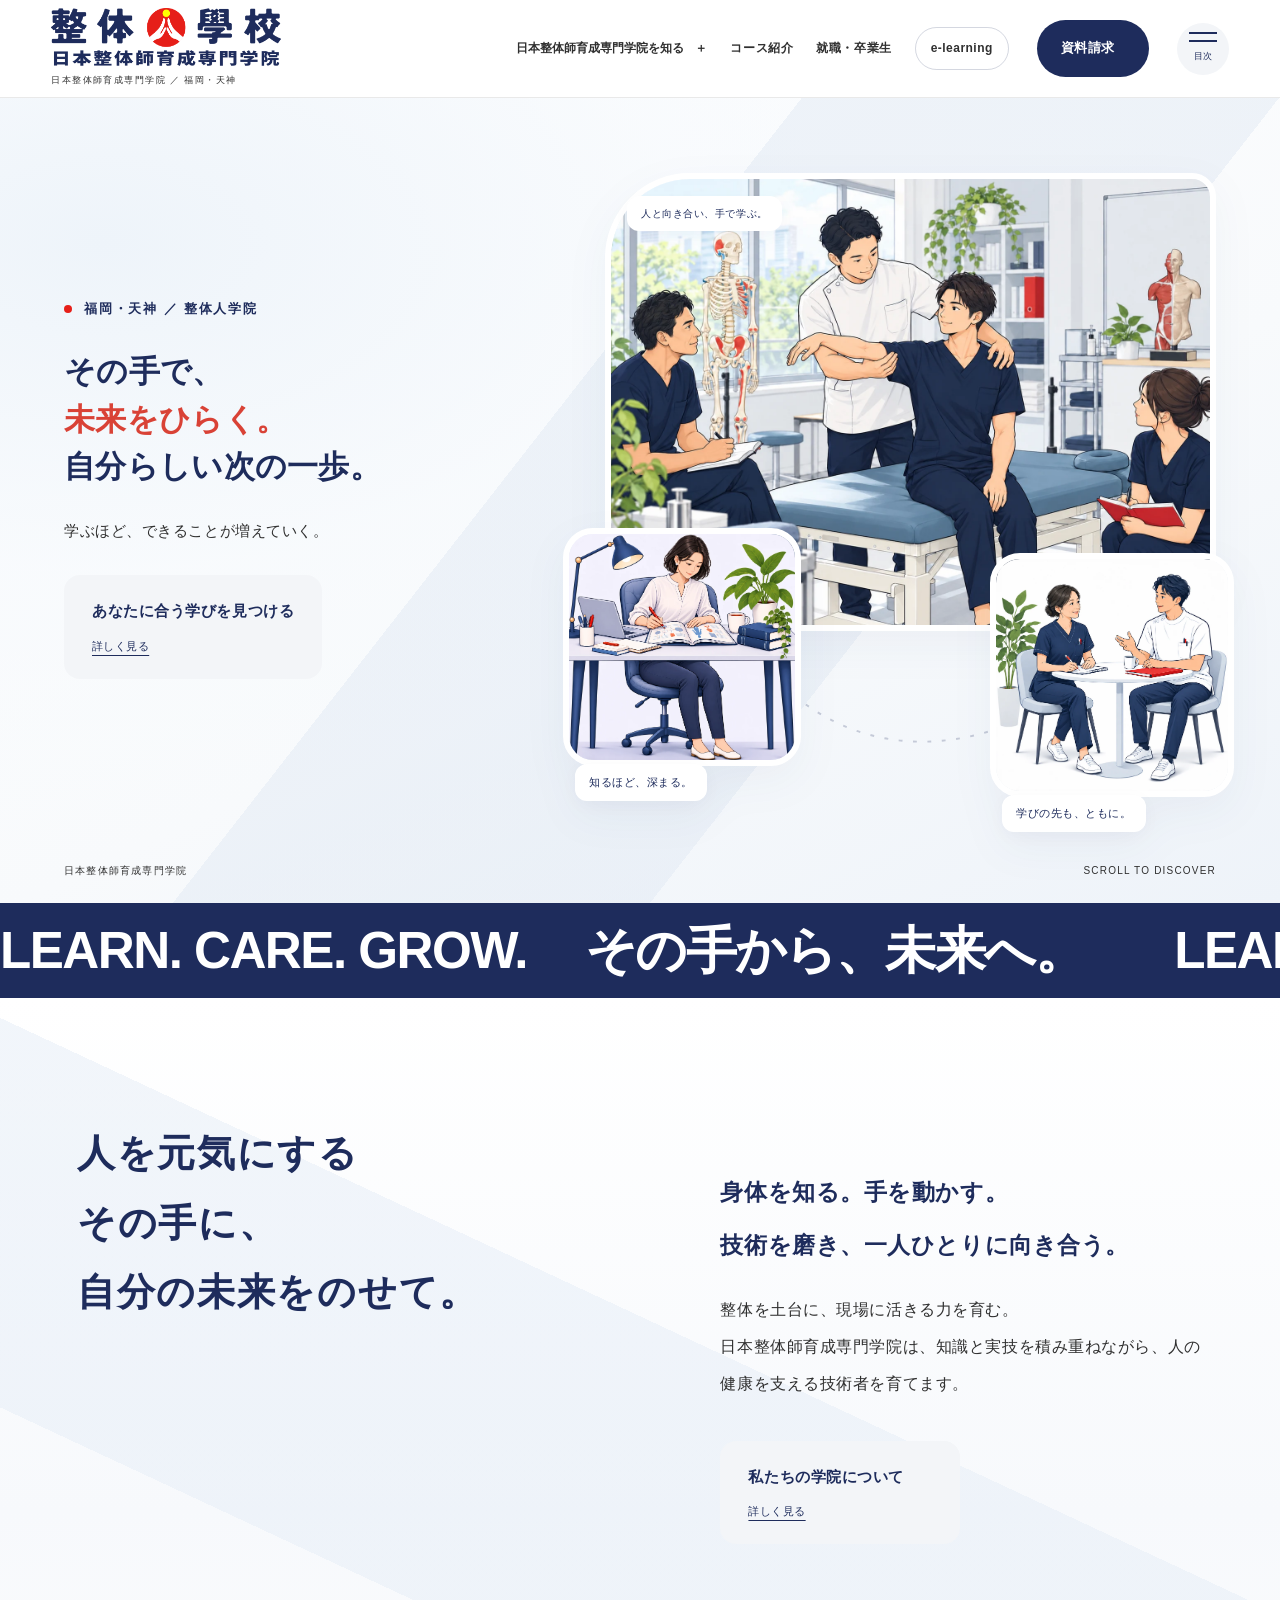
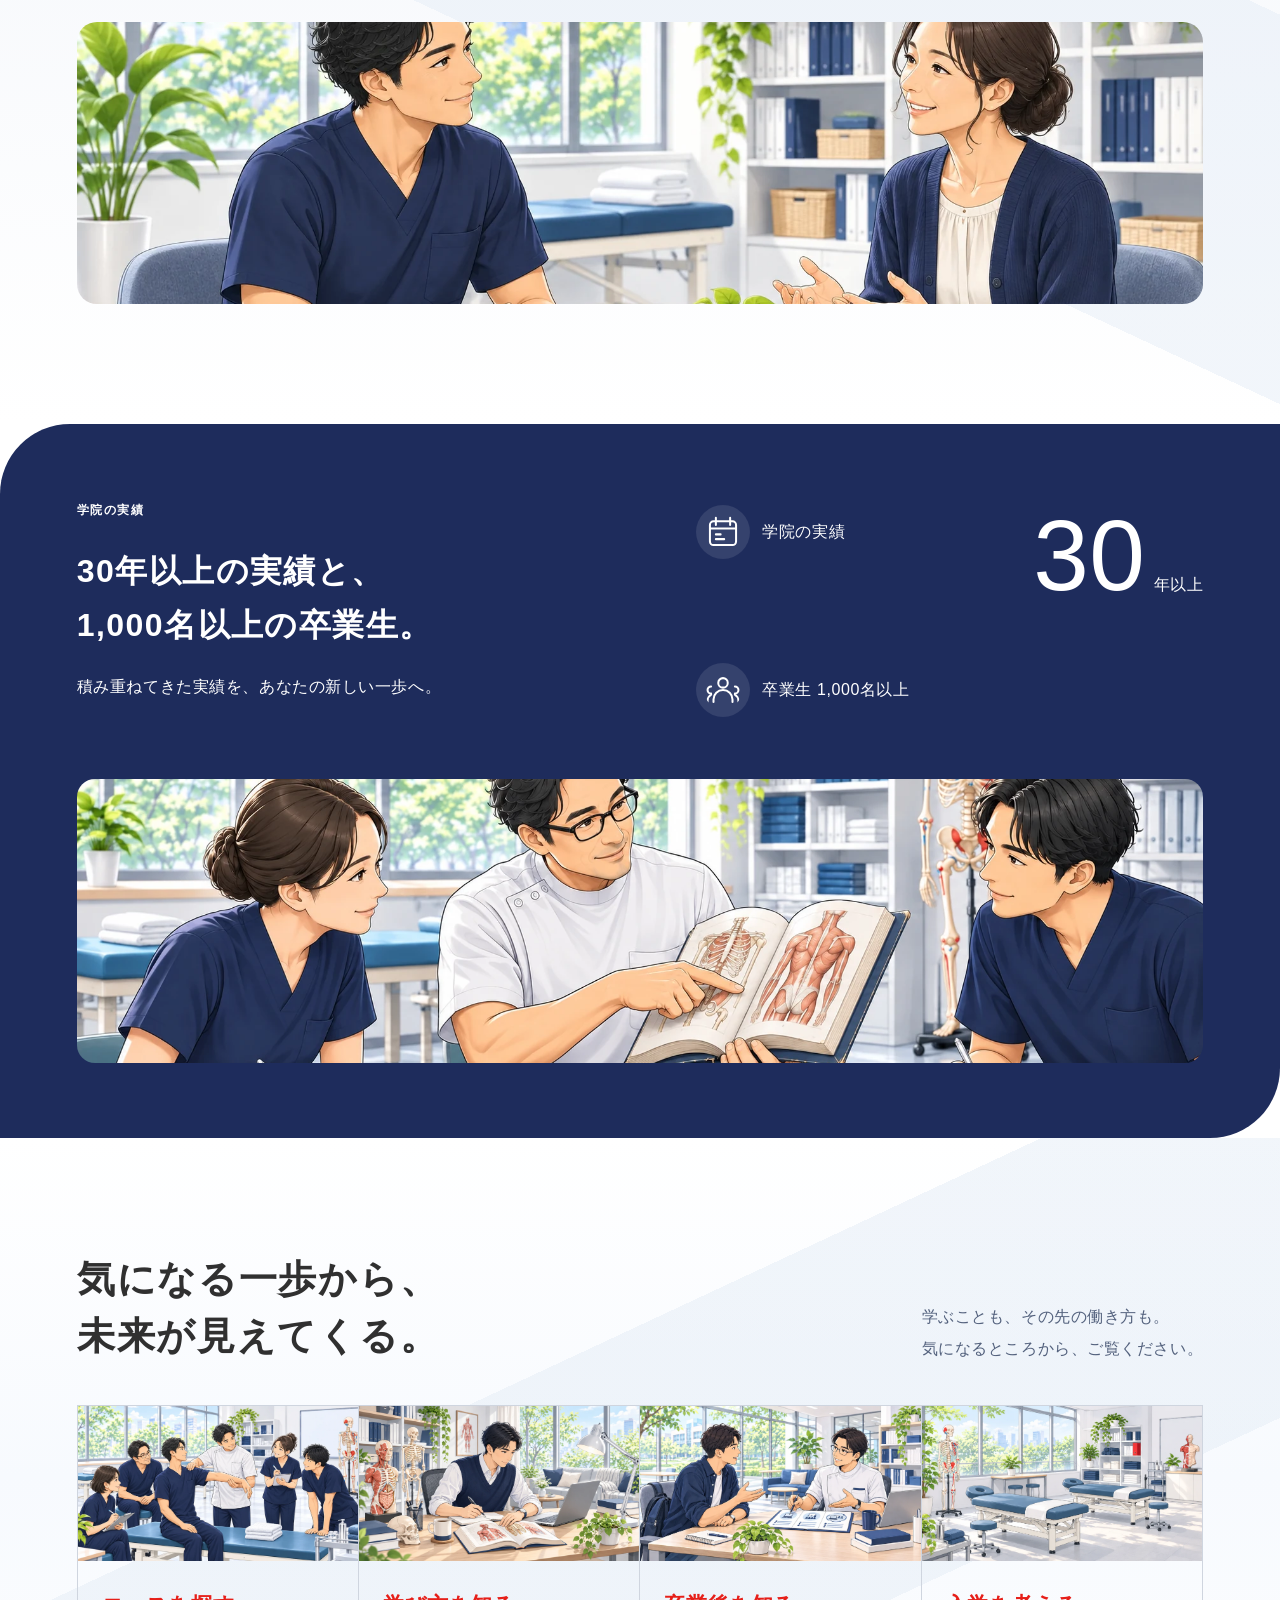
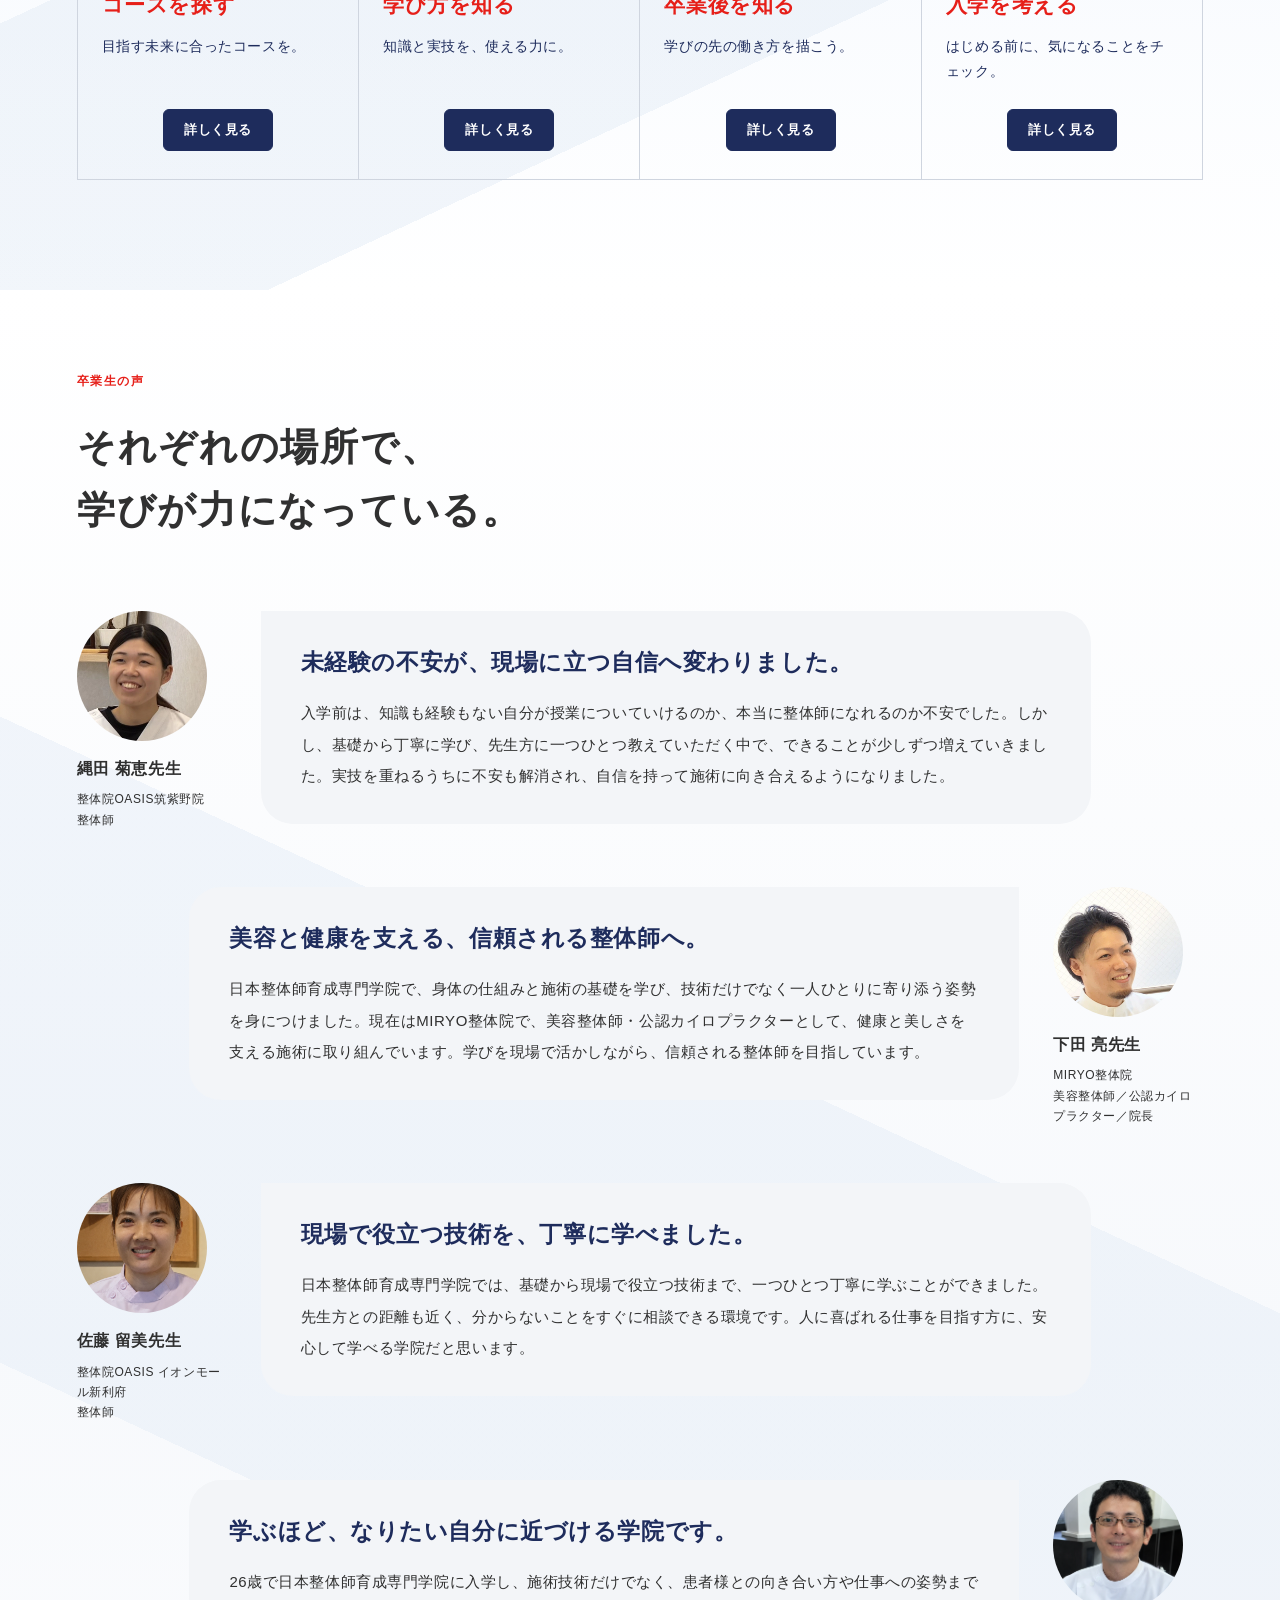
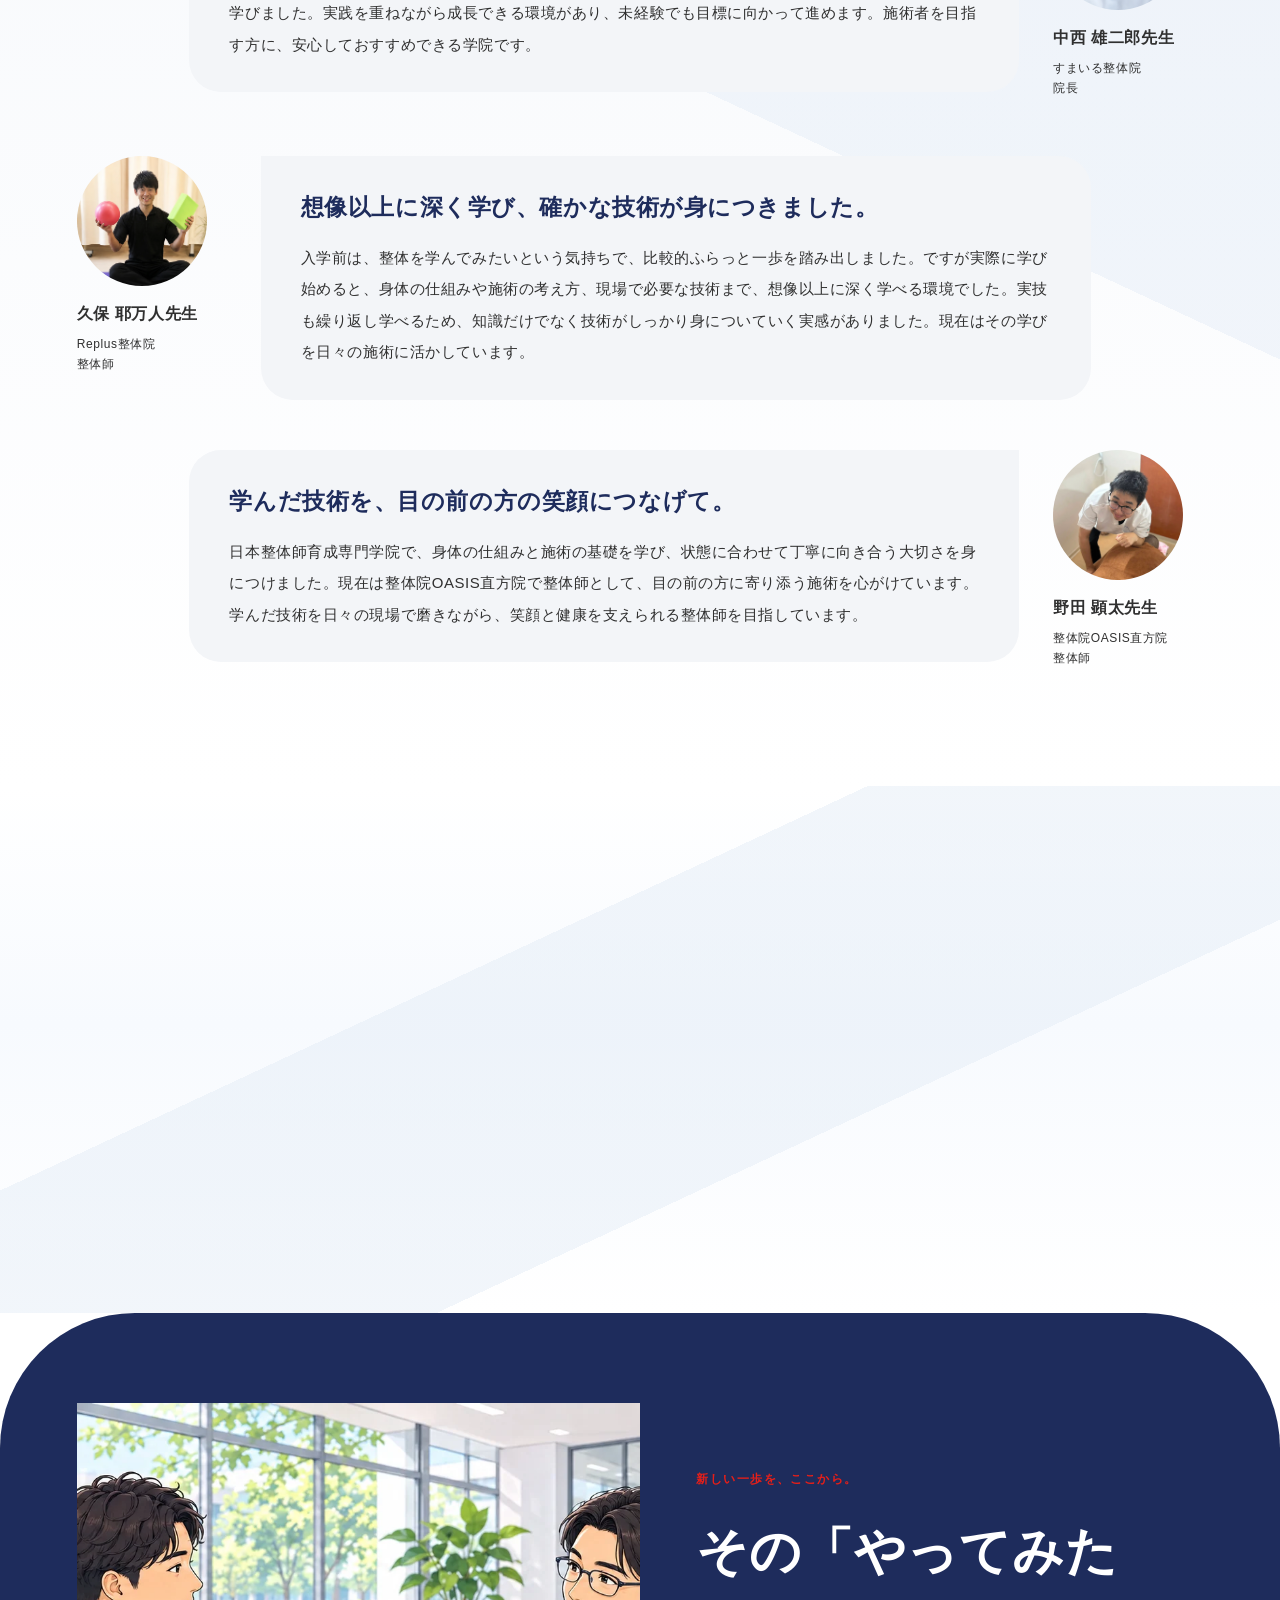
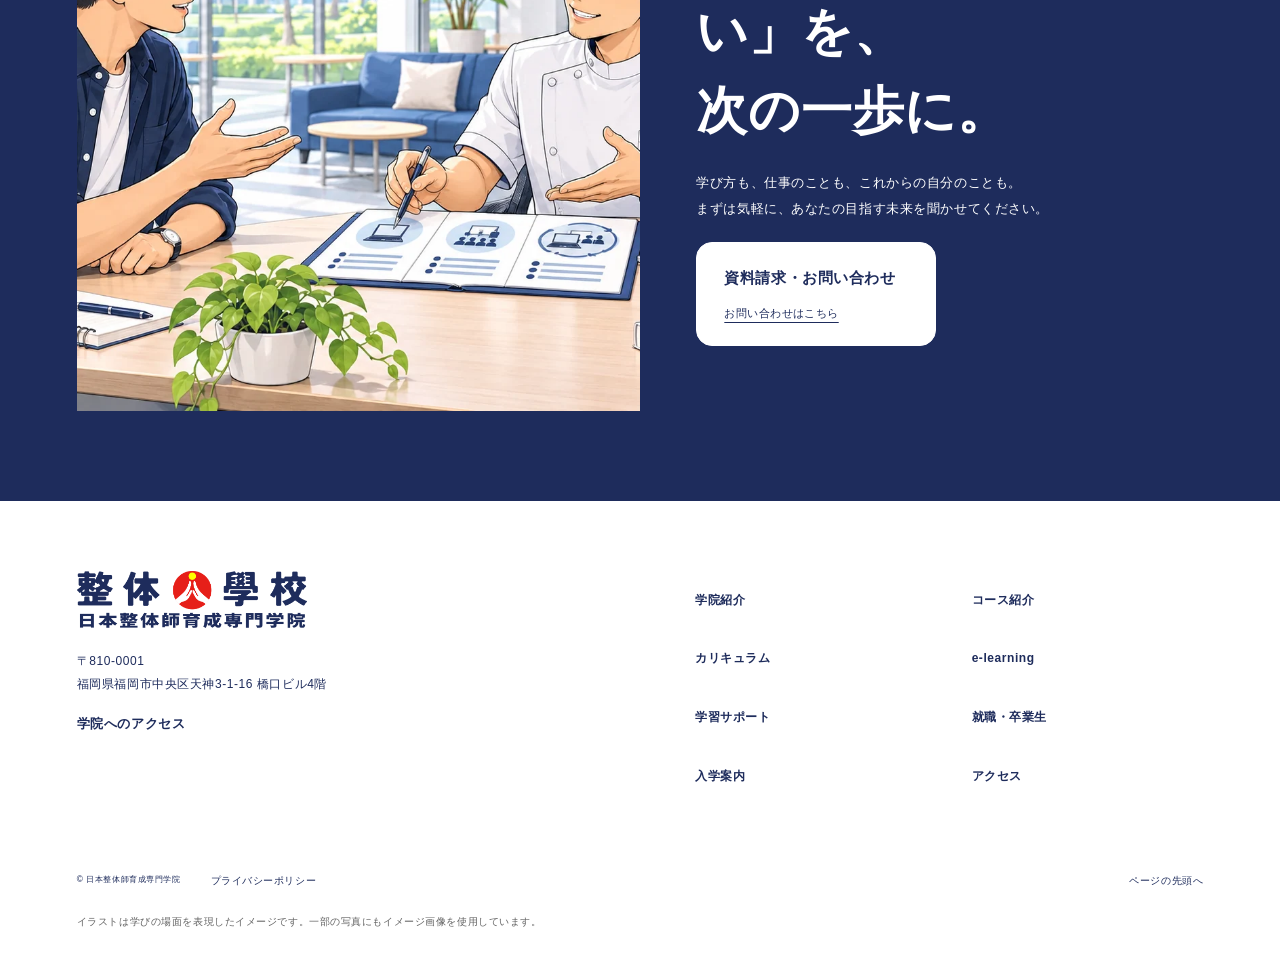
<file: index.html>
<!DOCTYPE html>

<html lang="ja"><head><meta content="noindex,nofollow,noarchive" name="robots"/><meta charset="utf-8"/><meta content="width=device-width,initial-scale=1" name="viewport"/><title>福岡・天神の整体スクール｜日本整体師育成専門学院 整体人学院</title><meta content="福岡・天神の日本整体師育成専門学院 整体人学院。教育方針、3つのコース、現場実践型カリキュラム、講師、在学中と卒業後の支援をご案内します。" name="description"/><meta content="#1e2c5c" name="theme-color"/><link href="assets/favicon.png" rel="icon"/><link href="styles.css?v=5" rel="stylesheet"/><link href="campus.css?v=5" rel="stylesheet"/><link href="scroll-motion.css?v=20260928-1" rel="stylesheet"/><link href="people-showcase.css?v=20260930-11" rel="stylesheet"/><link href="founder-showcase.css?v=20260929-1" rel="stylesheet"/><link href="typography-v6.css?v=20260930-7" rel="stylesheet"/><link href="e-learning-entry.css?v=20260930-1" rel="stylesheet"/><script defer="" src="campus.js?v=5"></script><link href="editorial-v7.css" rel="stylesheet"/><script defer="" src="editorial-v7.js"></script><link href="brand-v8.css" rel="stylesheet"/><script defer="" src="brand-v8.js"></script><link href="illustrated-v10.css" rel="stylesheet"/><script defer="" src="illustrated-v10.js"></script><link href="hp-guide.css" rel="stylesheet"/><style>.hp-guide-grid a{padding-top:0;overflow:hidden}.hp-guide-image{width:calc(100% + 48px);max-width:none;height:155px;object-fit:cover;margin:0 -24px 24px;display:block}@media(max-width:750px){.hp-guide-image{width:calc(100% + 34px);height:110px;margin:0 -17px 20px}}</style><link href="v13-background.css" rel="stylesheet"/></head><body class="v8-version campus-version c-home page-index" id="top"><a class="skip" href="#main">本文へスキップ</a><header class="c-header"><a class="c-brand" href="index.html"><img alt="整体人学院 日本整体師育成専門学院" height="858" src="assets/logo.webp" width="3438"/><span>日本整体師育成専門学院 ／ 福岡・天神</span></a><nav aria-label="主なページ" class="c-desktop"><div class="nav-group"><button aria-controls="school-menu" aria-expanded="false" type="button">日本整体師育成専門学院を知る <span>＋</span></button><div class="c-dropdown" hidden="" id="school-menu"><a href="school.html">学院紹介<span aria-hidden="true"></span></a><a href="courses.html">コース紹介<span aria-hidden="true"></span></a><a href="learning.html">カリキュラム<span aria-hidden="true"></span></a><a href="e-learning.html">e-learning<span aria-hidden="true"></span></a><a href="support.html">学習サポート<span aria-hidden="true"></span></a><a href="career.html">就職・卒業生<span aria-hidden="true"></span></a><a href="admissions.html">入学案内<span aria-hidden="true"></span></a><a href="access.html">アクセス<span aria-hidden="true"></span></a></div></div><a href="courses.html">コース紹介</a><a href="career.html">就職・卒業生</a><a class="c-elearning-nav" href="e-learning.html">e-learning</a></nav><a class="c-request" href="contact.html">資料請求 <span></span></a><button aria-controls="c-menu" aria-expanded="false" aria-label="メニューを開く" class="c-menu-button"><i></i><i></i><small>目次</small></button></header><div aria-label="サイトメニュー" aria-modal="true" class="c-menu" hidden="" id="c-menu" role="dialog"><button aria-label="メニューを閉じる" class="c-menu-close">閉じる ×</button><div><p>日本整体師育成専門学院 整体人学院</p><nav><a href="school.html">学院紹介<span aria-hidden="true"></span></a><a href="courses.html">コース紹介<span aria-hidden="true"></span></a><a href="learning.html">カリキュラム<span aria-hidden="true"></span></a><a href="e-learning.html">e-learning<span aria-hidden="true"></span></a><a href="support.html">学習サポート<span aria-hidden="true"></span></a><a href="career.html">就職・卒業生<span aria-hidden="true"></span></a><a href="admissions.html">入学案内<span aria-hidden="true"></span></a><a href="access.html">アクセス<span aria-hidden="true"></span></a><a href="contact.html">資料請求・お問い合わせ </a></nav></div></div><main id="main"><section class="v8-hero v10-hero"><div class="v8-hero-copy"><p class="v8-kicker">福岡・天神 ／ 整体人学院</p><h1>その手で、<br/><span>未来をひらく。</span><br/>自分らしい次の一歩。</h1><p class="v8-hero-lead">学ぶほど、できることが増えていく。</p><a class="v8-link" href="courses.html"><span class="v8-card-title">あなたに合う学びを見つける</span><span class="v8-card-more">詳しく見る</span></a></div><div aria-label="実技・自習・卒業後の相談を描いたイラスト" class="v10-stage"><svg aria-hidden="true" class="v10-trail" viewbox="0 0 700 620"><path d="M65 460C-20 190 580-40 625 220S350 680 185 480"></path></svg><figure class="v10-scene v10-classroom"><div class="v10-art"><img alt="仲間と肩の状態を学ぶ実技授業のイラスト" fetchpriority="high" height="1086" src="illustrations-v13/hero-classroom-v2.webp" width="1448"/></div><figcaption>人と向き合い、手で学ぶ。</figcaption></figure><figure class="v10-scene v10-study"><div class="v10-art"><img alt="教材とパソコンで身体の知識を学ぶ人のイラスト" height="1254" src="illustrations-v13/hero-study-v2.webp" width="1254"/></div><figcaption>知るほど、深まる。</figcaption></figure><figure class="v10-scene v10-support"><div class="v10-art"><img alt="卒業後の仕事について相談する二人のイラスト" height="1254" src="illustrations-v13/hero-support-v2.webp" width="1254"/></div><figcaption>学びの先も、ともに。</figcaption></figure></div><div class="v8-hero-bottom"><span>日本整体師育成専門学院</span><a href="#v8-message">SCROLL TO DISCOVER</a></div></section><section class="v8-message c-wrap" id="v8-message"><div><h2>人を元気にする<br/>その手に、<br/>自分の未来をのせて。</h2></div><figure class="philosophy-illustration"><img alt="一人ひとりに寄り添い、話を聞く場面のイラスト" loading="lazy" src="illustrations-v13/philosophy-care.webp"/></figure><div><p class="v8-intro">身体を知る。手を動かす。<br/>技術を磨き、一人ひとりに向き合う。</p><p>整体を土台に、現場に活きる力を育む。<br/>日本整体師育成専門学院は、知識と実技を積み重ねながら、人の健康を支える技術者を育てます。</p><a class="v8-link" href="school.html"><span class="v8-card-title">私たちの学院について</span><span class="v8-card-more">詳しく見る</span></a></div></section><section aria-labelledby="history-title" class="v7-history c-wrap"><div><p class="c-label">学院の実績</p><h2 id="history-title">30年以上の実績と、<br/>1,000名以上の卒業生。</h2><p>積み重ねてきた実績を、あなたの新しい一歩へ。</p></div><figure class="history-illustration"><img alt="知識を受け継ぎ、学び続ける場面のイメージイラスト" loading="lazy" src="illustrations-v13/history-closed-smile.webp"/></figure><div aria-label="学院の実績は30年以上" class="v7-year-gauge learning-path-summary"><span class="achievement-label"><svg aria-hidden="true" viewbox="0 0 32 32"><rect height="20" rx="3" width="22" x="5" y="7"></rect><path d="M10 4v6M22 4v6M5 13h22M10 18h4M10 22h7"></path></svg>学院の実績</span><strong>30<span>年以上</span></strong><div aria-hidden="true" class="v7-time-track"></div><span class="achievement-label"><svg aria-hidden="true" viewbox="0 0 32 32"><circle cx="16" cy="10" r="4"></circle><path d="M8 26v-2a8 8 0 0 1 16 0v2M6 13a3 3 0 0 0 0 6M26 13a3 3 0 0 1 0 6M3 26v-1a6 6 0 0 1 3-5M29 26v-1a6 6 0 0 0-3-5"></path></svg>卒業生 1,000名以上</span></div></section><section aria-labelledby="hp-guide-title" class="hp-guide c-wrap"><div class="hp-guide-head"><div><h2 id="hp-guide-title">気になる一歩から、<br/>未来が見えてくる。</h2></div><p>学ぶことも、その先の働き方も。<br/>気になるところから、ご覧ください。</p></div><div class="hp-guide-grid"><a href="courses.html"><img alt="" class="hp-guide-image" loading="lazy" src="illustrations-v13/classroom-balanced.webp"/><h3>コースを探す</h3><p>目指す未来に合ったコースを。</p><b>詳しく見る</b></a><a href="learning.html"><img alt="" class="hp-guide-image" loading="lazy" src="illustrations-v13/study-v2.webp"/><h3>学び方を知る</h3><p>知識と実技を、使える力に。</p><b>詳しく見る</b></a><a href="career.html"><img alt="" class="hp-guide-image" loading="lazy" src="illustrations-v13/consult-v2.webp"/><h3>卒業後を知る</h3><p>学びの先の働き方を描こう。</p><b>詳しく見る</b></a><a href="admissions.html"><img alt="" class="hp-guide-image" loading="lazy" src="illustrations-v13/room.webp"/><h3>入学を考える</h3><p>はじめる前に、気になることをチェック。</p><b>詳しく見る</b></a></div></section><section class="v7-voices c-wrap" id="graduate-messages"><p class="c-label">卒業生の声</p><h2>それぞれの場所で、<br/>学びが力になっている。</h2><div class="v7-dialogues"><article class="v7-voice"><div class="v7-avatar"><img alt="縄田 菊恵先生" loading="lazy" src="assets/graduates/voice-nawata.webp"/><h3>縄田 菊恵先生</h3><p>整体院OASIS筑紫野院<br/>整体師</p></div><div class="v7-comment"><h4>未経験の不安が、現場に立つ自信へ変わりました。</h4><p>入学前は、知識も経験もない自分が授業についていけるのか、本当に整体師になれるのか不安でした。しかし、基礎から丁寧に学び、先生方に一つひとつ教えていただく中で、できることが少しずつ増えていきました。実技を重ねるうちに不安も解消され、自信を持って施術に向き合えるようになりました。</p></div></article><article class="v7-voice"><div class="v7-avatar"><img alt="下田 亮先生" loading="lazy" src="assets/graduates/voice-shimoda.webp"/><h3>下田 亮先生</h3><p>MIRYO整体院<br/>美容整体師／公認カイロプラクター／院長</p></div><div class="v7-comment"><h4>美容と健康を支える、信頼される整体師へ。</h4><p>日本整体師育成専門学院で、身体の仕組みと施術の基礎を学び、技術だけでなく一人ひとりに寄り添う姿勢を身につけました。現在はMIRYO整体院で、美容整体師・公認カイロプラクターとして、健康と美しさを支える施術に取り組んでいます。学びを現場で活かしながら、信頼される整体師を目指しています。</p></div></article><article class="v7-voice"><div class="v7-avatar"><img alt="佐藤 留美先生" loading="lazy" src="assets/graduates/voice-sato.webp"/><h3>佐藤 留美先生</h3><p>整体院OASIS  イオンモール新利府<br/>整体師</p></div><div class="v7-comment"><h4>現場で役立つ技術を、丁寧に学べました。</h4><p>日本整体師育成専門学院では、基礎から現場で役立つ技術まで、一つひとつ丁寧に学ぶことができました。先生方との距離も近く、分からないことをすぐに相談できる環境です。人に喜ばれる仕事を目指す方に、安心して学べる学院だと思います。</p></div></article><article class="v7-voice"><div class="v7-avatar"><img alt="中西 雄二郎先生" loading="lazy" src="assets/graduates/voice-nakanishi.webp"/><h3>中西 雄二郎先生</h3><p>すまいる整体院<br/>院長</p></div><div class="v7-comment"><h4>学ぶほど、なりたい自分に近づける学院です。</h4><p>26歳で日本整体師育成専門学院に入学し、施術技術だけでなく、患者様との向き合い方や仕事への姿勢まで学びました。実践を重ねながら成長できる環境があり、未経験でも目標に向かって進めます。施術者を目指す方に、安心しておすすめできる学院です。</p></div></article><article class="v7-voice"><div class="v7-avatar"><img alt="久保 耶万人先生" loading="lazy" src="assets/graduates/voice-kubo-20260731.webp"/><h3>久保 耶万人先生</h3><p>Replus整体院<br/>整体師</p></div><div class="v7-comment"><h4>想像以上に深く学び、確かな技術が身につきました。</h4><p>入学前は、整体を学んでみたいという気持ちで、比較的ふらっと一歩を踏み出しました。ですが実際に学び始めると、身体の仕組みや施術の考え方、現場で必要な技術まで、想像以上に深く学べる環境でした。実技も繰り返し学べるため、知識だけでなく技術がしっかり身についていく実感がありました。現在はその学びを日々の施術に活かしています。</p></div></article><article class="v7-voice"><div class="v7-avatar"><img alt="野田 顕太先生" loading="lazy" src="assets/graduates/voice-noda-49958.webp"/><h3>野田 顕太先生</h3><p>整体院OASIS直方院<br/>整体師</p></div><div class="v7-comment"><h4>学んだ技術を、目の前の方の笑顔につなげて。</h4><p>日本整体師育成専門学院で、身体の仕組みと施術の基礎を学び、状態に合わせて丁寧に向き合う大切さを身につけました。現在は整体院OASIS直方院で整体師として、目の前の方に寄り添う施術を心がけています。学んだ技術を日々の現場で磨きながら、笑顔と健康を支えられる整体師を目指しています。</p></div></article></div></section><section class="c-guide c-wrap"><div><p class="c-label">学院案内</p><h2>次の一歩を、ここから。</h2></div><div><a href="admissions.html">入学までの流れ・学費<span></span><span class="v8-card-more">詳しく見る</span></a><a href="admissions.html#faq">よくあるご質問<span></span><span class="v8-card-more">詳しく見る</span></a><a href="access.html">天神の学院へ、アクセス<span></span><span class="v8-card-more">詳しく見る</span></a></div></section></main><section class="c-contact"><div class="c-contact-photo"><img alt="学びや進路を相談する場面のイラスト" class="" decoding="async" loading="lazy" src="illustrations-v13/consult-v2.webp"/></div><div class="c-contact-copy" data-reveal=""><p class="c-label">新しい一歩を、ここから。</p><h2>その「やってみたい」を、<br/>次の一歩に。</h2><p>学び方も、仕事のことも、これからの自分のことも。<br/>まずは気軽に、あなたの目指す未来を聞かせてください。</p><a class="c-button" href="contact.html"><span class="v8-card-title">資料請求・お問い合わせ</span><span class="v8-card-more">お問い合わせはこちら</span></a></div></section><footer class="c-footer"><div class="c-footer-top"><div><a class="c-brand" href="index.html"><img alt="整体人学院 日本整体師育成専門学院" height="858" src="assets/logo.webp" width="3438"/></a><p>〒810-0001<br/>福岡県福岡市中央区天神3-1-16 橋口ビル4階</p><a href="access.html">学院へのアクセス </a></div><nav aria-label="フッターナビゲーション"><a href="school.html">学院紹介<span aria-hidden="true"></span></a><a href="courses.html">コース紹介<span aria-hidden="true"></span></a><a href="learning.html">カリキュラム<span aria-hidden="true"></span></a><a href="e-learning.html">e-learning<span aria-hidden="true"></span></a><a href="support.html">学習サポート<span aria-hidden="true"></span></a><a href="career.html">就職・卒業生<span aria-hidden="true"></span></a><a href="admissions.html">入学案内<span aria-hidden="true"></span></a><a href="access.html">アクセス<span aria-hidden="true"></span></a></nav></div><div class="c-footer-bottom"><small>© 日本整体師育成専門学院</small><a href="https://tb-cc.jp/lp/privacy-policy.html">プライバシーポリシー</a><a href="#top">ページの先頭へ </a></div><p class="c-image-note">イラストは学びの場面を表現したイメージです。一部の写真にもイメージ画像を使用しています。</p></footer><a class="c-mobile-request" href="contact.html">資料請求・お問い合わせ </a></body></html>
</file>
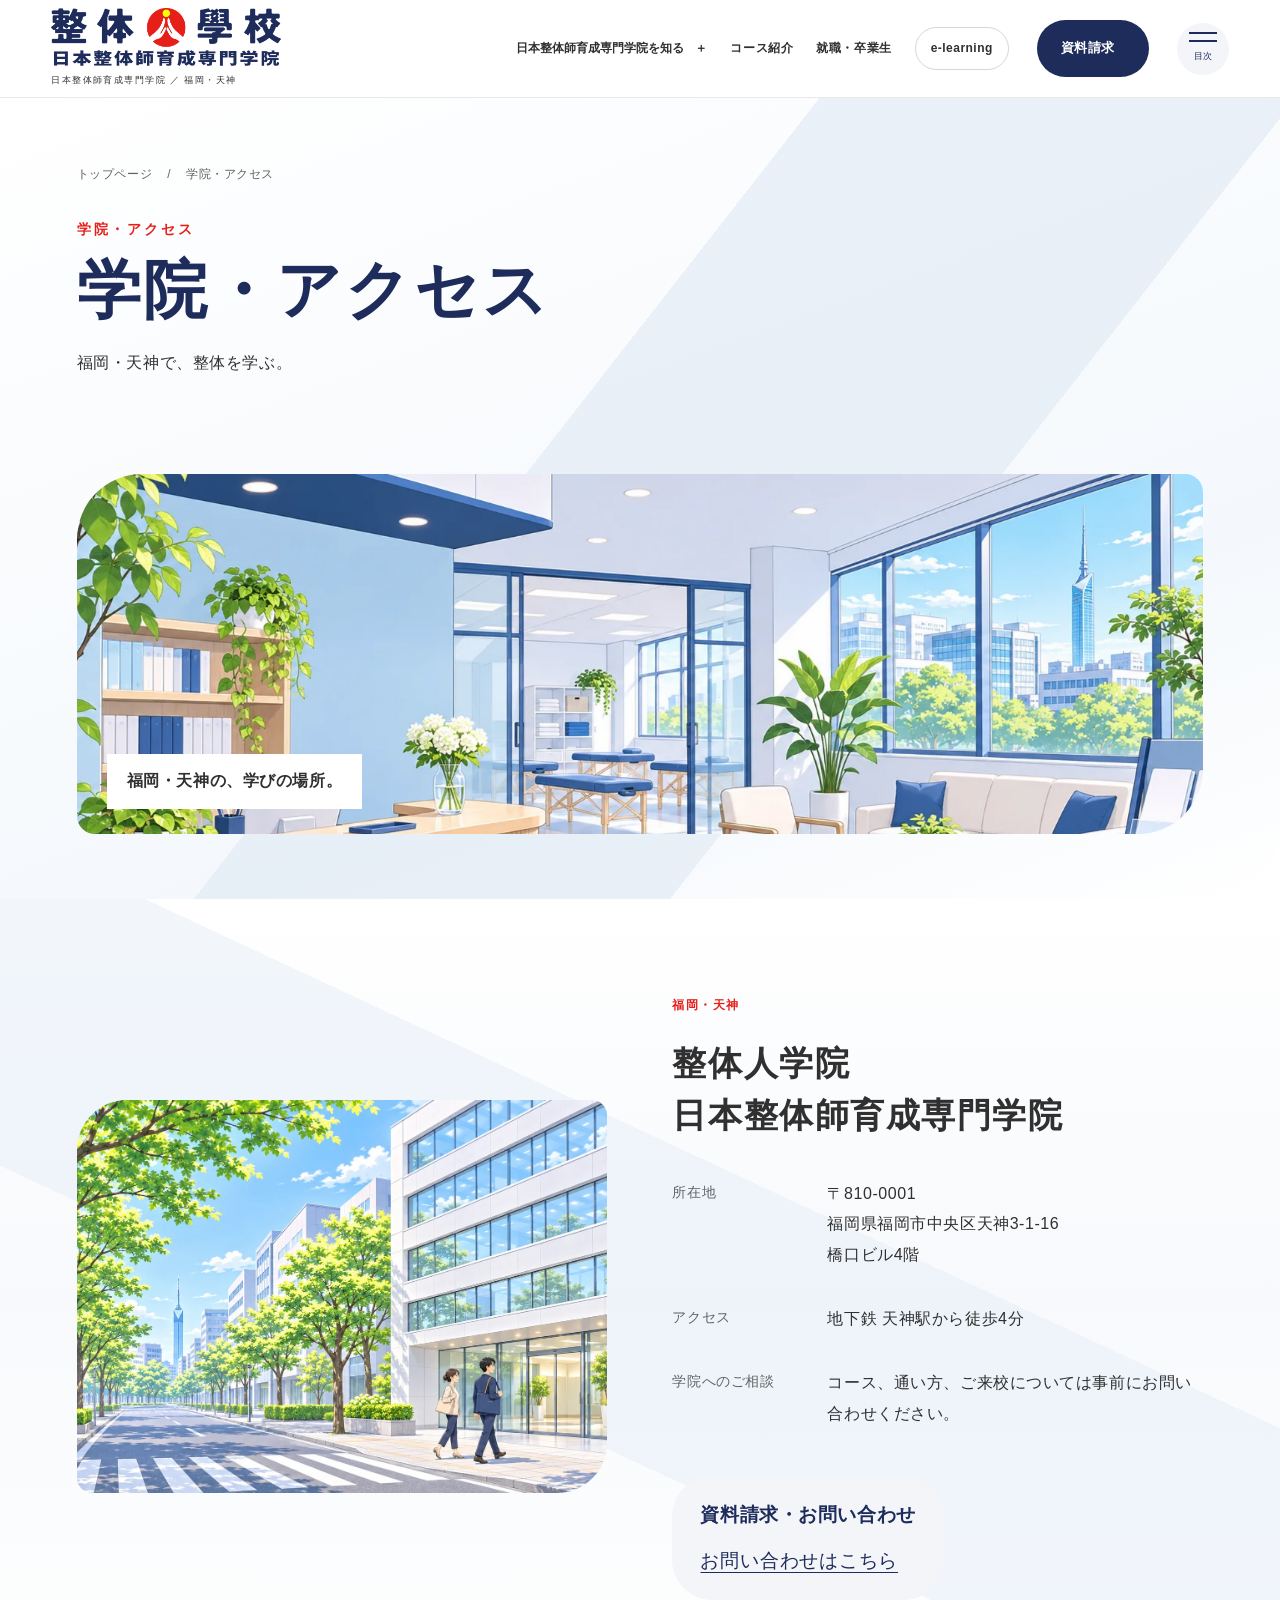
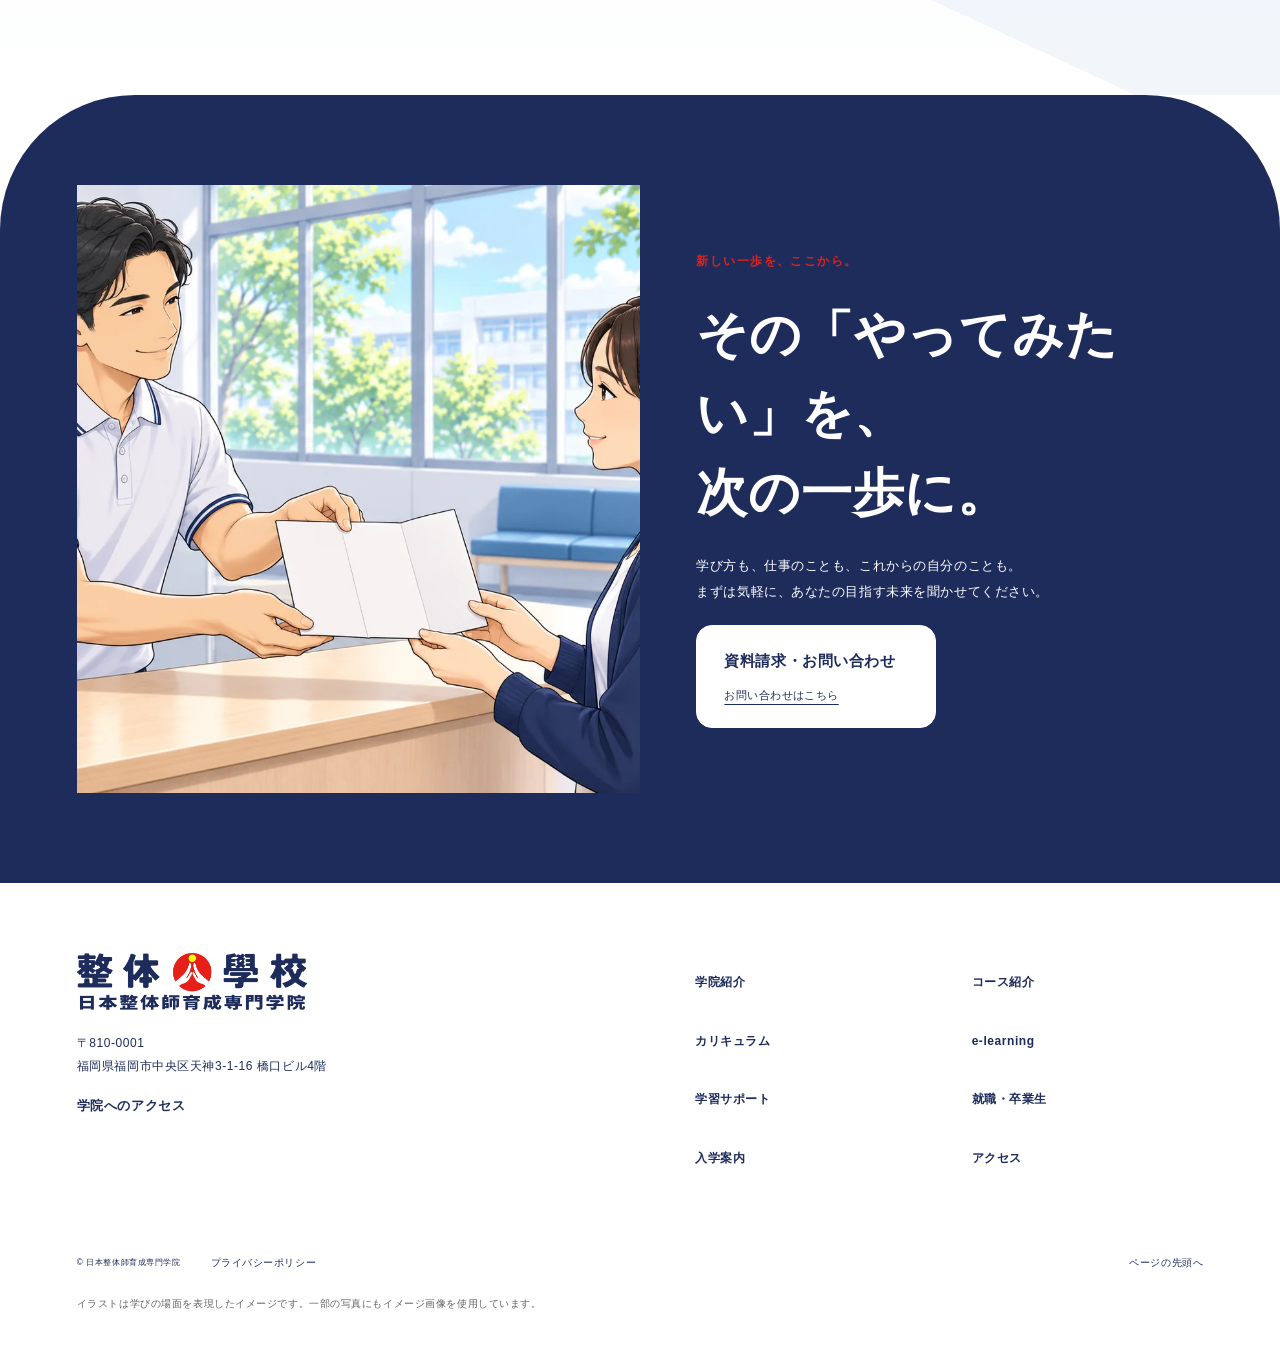
<file: access.html>
<!DOCTYPE html>

<html lang="ja"><head><meta content="noindex,nofollow,noarchive" name="robots"/><meta charset="utf-8"/><meta content="width=device-width,initial-scale=1" name="viewport"/><title>学院・アクセス｜日本整体師育成専門学院 整体人学院</title><meta content="福岡市中央区天神3-1-16 橋口ビル4階。地下鉄天神駅から徒歩4分。日本整体師育成専門学院の学習環境と所在地をご案内します。" name="description"/><meta content="#1e2c5c" name="theme-color"/><link href="assets/favicon.png" rel="icon"/><link href="styles.css?v=5" rel="stylesheet"/><link href="campus.css?v=5" rel="stylesheet"/><link href="scroll-motion.css?v=20260928-1" rel="stylesheet"/><link href="people-showcase.css?v=20260930-11" rel="stylesheet"/><link href="founder-showcase.css?v=20260929-1" rel="stylesheet"/><link href="typography-v6.css?v=20260930-7" rel="stylesheet"/><link href="e-learning-entry.css?v=20260930-1" rel="stylesheet"/><script defer="" src="campus.js?v=5"></script><script defer="" src="people-showcase.js?v=20260930-12"></script><link href="editorial-v7.css" rel="stylesheet"/><script defer="" src="editorial-v7.js"></script><link href="brand-v8.css" rel="stylesheet"/><script defer="" src="brand-v8.js"></script><link href="illustrated-v10.css" rel="stylesheet"/><script defer="" src="illustrated-v10.js"></script><link href="v13-background.css" rel="stylesheet"/></head><body class="v8-version campus-version c-detail page-access" id="top"><a class="skip" href="#main">本文へスキップ</a><header class="c-header"><a class="c-brand" href="index.html"><img alt="整体人学院 日本整体師育成専門学院" height="858" src="assets/logo.webp" width="3438"/><span>日本整体師育成専門学院 ／ 福岡・天神</span></a><nav aria-label="主なページ" class="c-desktop"><div class="nav-group"><button aria-controls="school-menu" aria-expanded="false" type="button">日本整体師育成専門学院を知る <span>＋</span></button><div class="c-dropdown" hidden="" id="school-menu"><a href="school.html">学院紹介<span aria-hidden="true"></span></a><a href="courses.html">コース紹介<span aria-hidden="true"></span></a><a href="learning.html">カリキュラム<span aria-hidden="true"></span></a><a href="e-learning.html">e-learning<span aria-hidden="true"></span></a><a href="support.html">学習サポート<span aria-hidden="true"></span></a><a href="career.html">就職・卒業生<span aria-hidden="true"></span></a><a href="admissions.html">入学案内<span aria-hidden="true"></span></a><a href="access.html">アクセス<span aria-hidden="true"></span></a></div></div><a href="courses.html">コース紹介</a><a href="career.html">就職・卒業生</a><a class="c-elearning-nav" href="e-learning.html">e-learning</a></nav><a class="c-request" href="contact.html">資料請求 <span></span></a><button aria-controls="c-menu" aria-expanded="false" aria-label="メニューを開く" class="c-menu-button"><i></i><i></i><small>目次</small></button></header><div aria-label="サイトメニュー" aria-modal="true" class="c-menu" hidden="" id="c-menu" role="dialog"><button aria-label="メニューを閉じる" class="c-menu-close">閉じる ×</button><div><p>日本整体師育成専門学院 整体人学院</p><nav><a href="school.html">学院紹介<span aria-hidden="true"></span></a><a href="courses.html">コース紹介<span aria-hidden="true"></span></a><a href="learning.html">カリキュラム<span aria-hidden="true"></span></a><a href="e-learning.html">e-learning<span aria-hidden="true"></span></a><a href="support.html">学習サポート<span aria-hidden="true"></span></a><a href="career.html">就職・卒業生<span aria-hidden="true"></span></a><a href="admissions.html">入学案内<span aria-hidden="true"></span></a><a href="access.html">アクセス<span aria-hidden="true"></span></a><a href="contact.html">資料請求・お問い合わせ </a></nav></div></div><main id="main"><section class="page-intro"><div class="container"><div class="breadcrumbs"><a href="index.html">トップページ</a><span>/</span>学院・アクセス</div><p>学院・アクセス</p><h1>学院・アクセス</h1><div>福岡・天神で、整体を学ぶ。</div></div><figure class="detail-cover"><img alt="明るい受付ロビーのイメージイラスト" class="" decoding="async" loading="lazy" src="illustrations-v15/access-lobby.webp"/><figcaption>福岡・天神の、学びの場所。</figcaption></figure></section><section class="section container"><div class="editorial-split"><img alt="天神の街並みと学院のあるビルのイメージイラスト" class="" decoding="async" loading="lazy" src="illustrations-v15/access-street.webp"/><div><p class="eyebrow">福岡・天神</p><h2>整体人学院<br/>日本整体師育成専門学院</h2><dl class="info-list"><div><dt>所在地</dt><dd>〒810-0001<br/>福岡県福岡市中央区天神3-1-16<br/>橋口ビル4階</dd></div><div><dt>アクセス</dt><dd>地下鉄 天神駅から徒歩4分</dd></div><div><dt>学院へのご相談</dt><dd>コース、通い方、ご来校については事前にお問い合わせください。</dd></div></dl><a class="link-button" href="contact.html"><span class="v8-card-title">資料請求・お問い合わせ<span aria-hidden="true"></span></span><span class="v8-card-more">お問い合わせはこちら</span></a></div></div></section></main><section class="c-contact"><div class="c-contact-photo"><img alt="受付で資料を受け取る場面のイラスト" class="" decoding="async" loading="lazy" src="illustrations-v15/cta-welcome.webp"/></div><div class="c-contact-copy" data-reveal=""><p class="c-label">新しい一歩を、ここから。</p><h2>その「やってみたい」を、<br/>次の一歩に。</h2><p>学び方も、仕事のことも、これからの自分のことも。<br/>まずは気軽に、あなたの目指す未来を聞かせてください。</p><a class="c-button" href="contact.html"><span class="v8-card-title">資料請求・お問い合わせ</span><span class="v8-card-more">お問い合わせはこちら</span></a></div></section><footer class="c-footer"><div class="c-footer-top"><div><a class="c-brand" href="index.html"><img alt="整体人学院 日本整体師育成専門学院" height="858" src="assets/logo.webp" width="3438"/></a><p>〒810-0001<br/>福岡県福岡市中央区天神3-1-16 橋口ビル4階</p><a href="access.html">学院へのアクセス </a></div><nav aria-label="フッターナビゲーション"><a href="school.html">学院紹介<span aria-hidden="true"></span></a><a href="courses.html">コース紹介<span aria-hidden="true"></span></a><a href="learning.html">カリキュラム<span aria-hidden="true"></span></a><a href="e-learning.html">e-learning<span aria-hidden="true"></span></a><a href="support.html">学習サポート<span aria-hidden="true"></span></a><a href="career.html">就職・卒業生<span aria-hidden="true"></span></a><a href="admissions.html">入学案内<span aria-hidden="true"></span></a><a href="access.html">アクセス<span aria-hidden="true"></span></a></nav></div><div class="c-footer-bottom"><small>© 日本整体師育成専門学院</small><a href="https://tb-cc.jp/lp/privacy-policy.html">プライバシーポリシー</a><a href="#top">ページの先頭へ </a></div><p class="c-image-note">イラストは学びの場面を表現したイメージです。一部の写真にもイメージ画像を使用しています。</p></footer><a class="c-mobile-request" href="contact.html">資料請求・お問い合わせ </a></body></html>
</file>
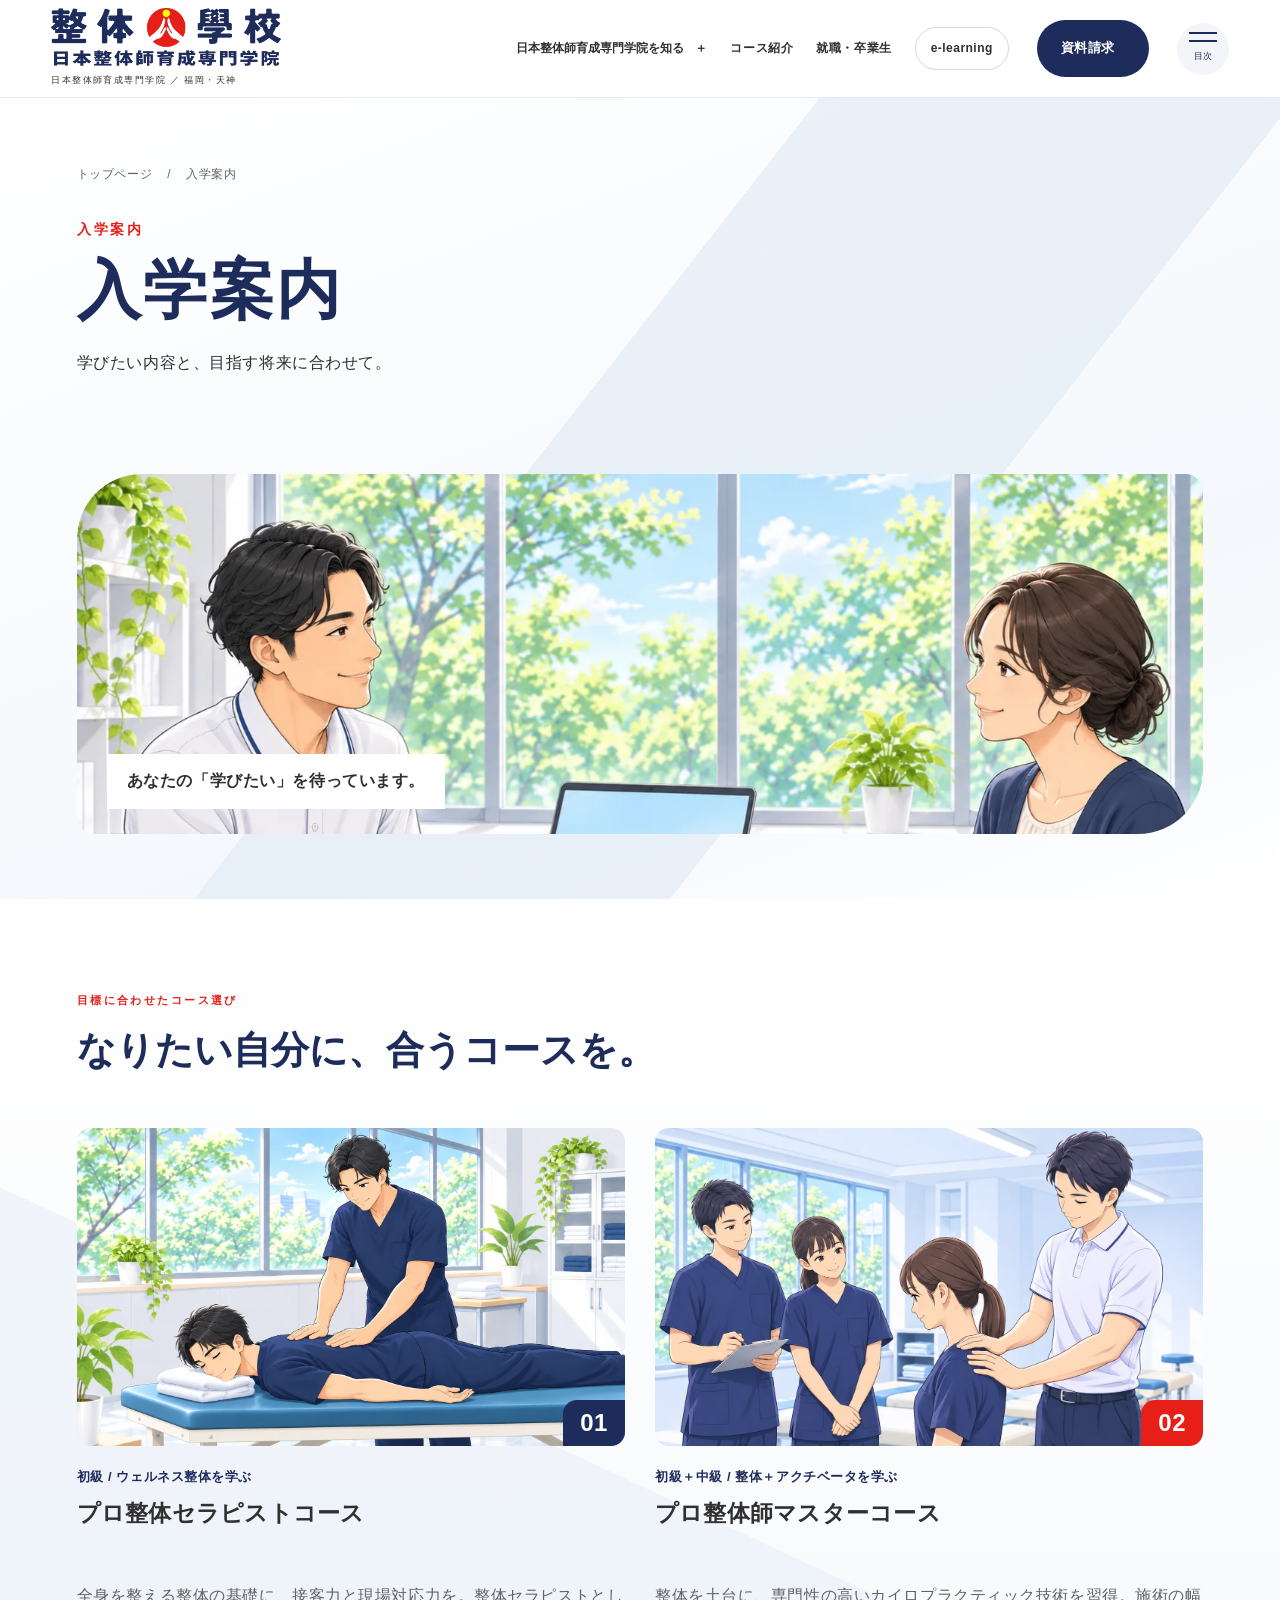
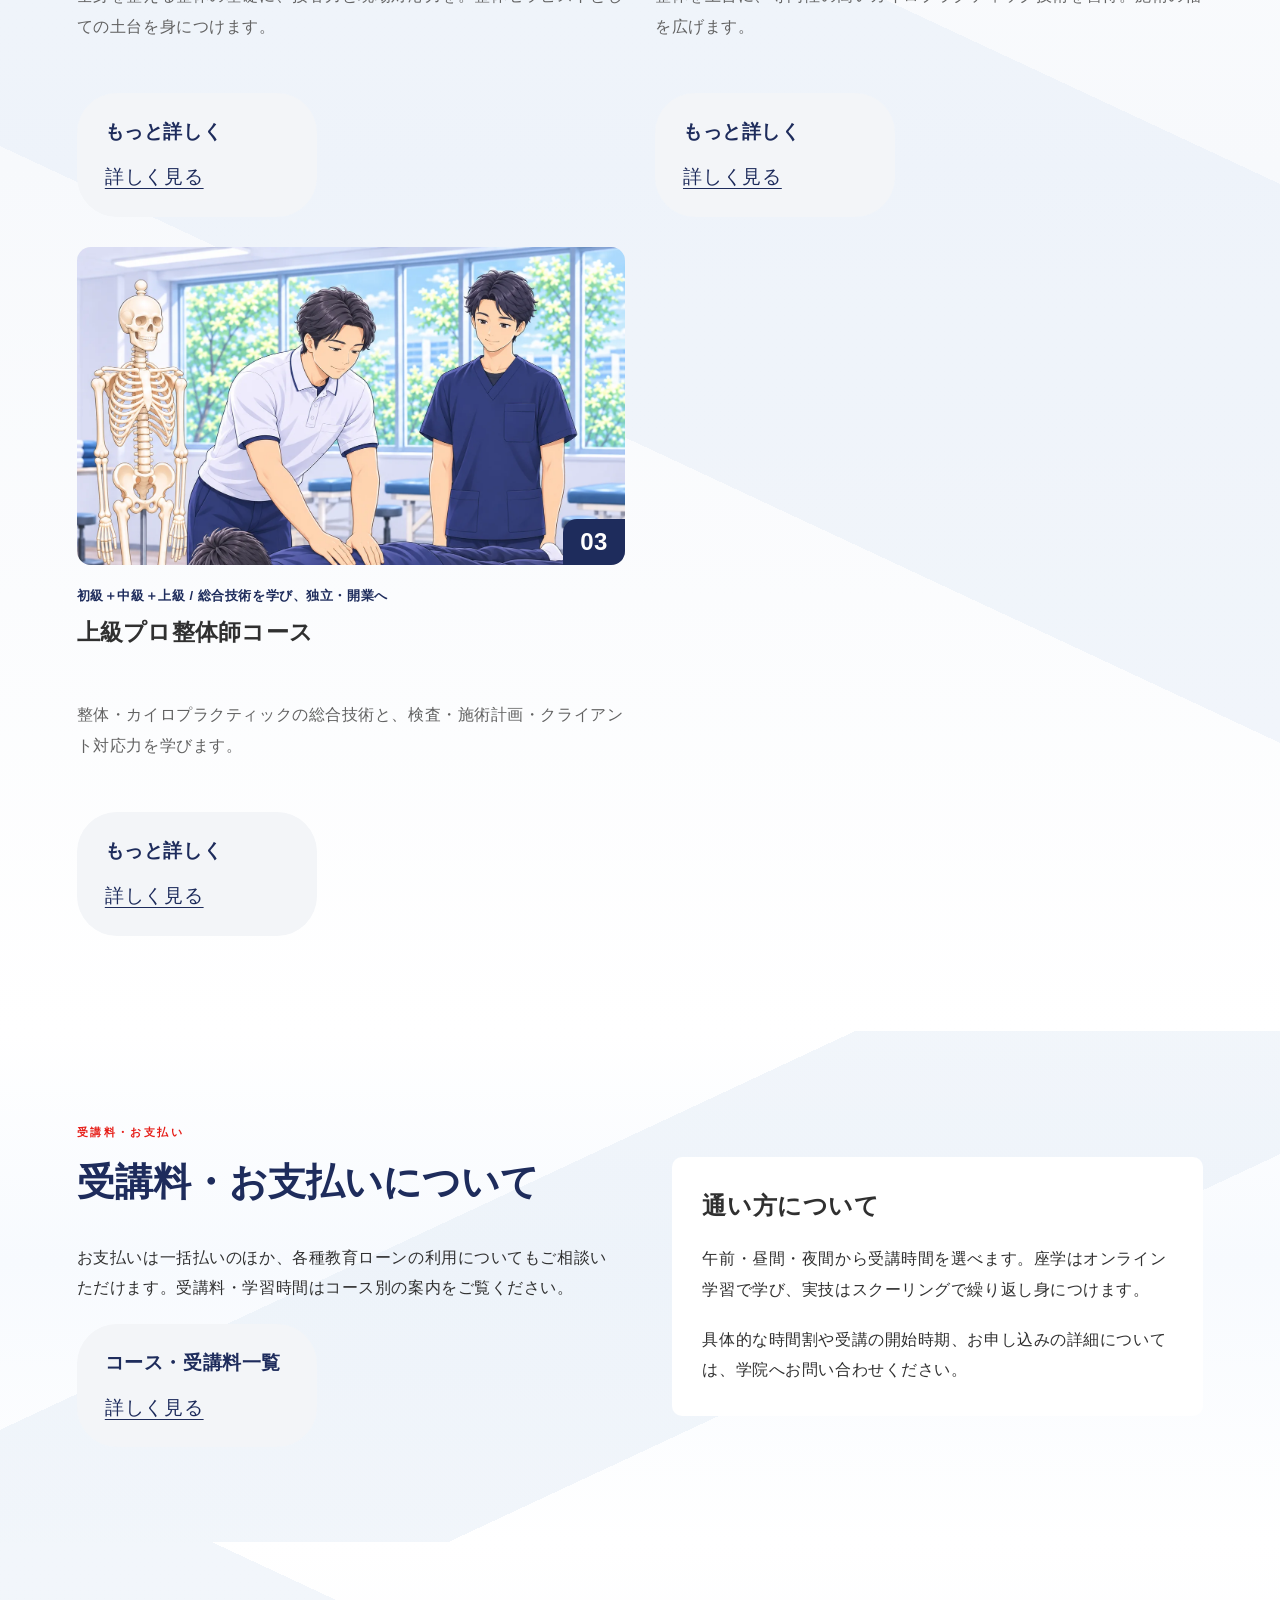
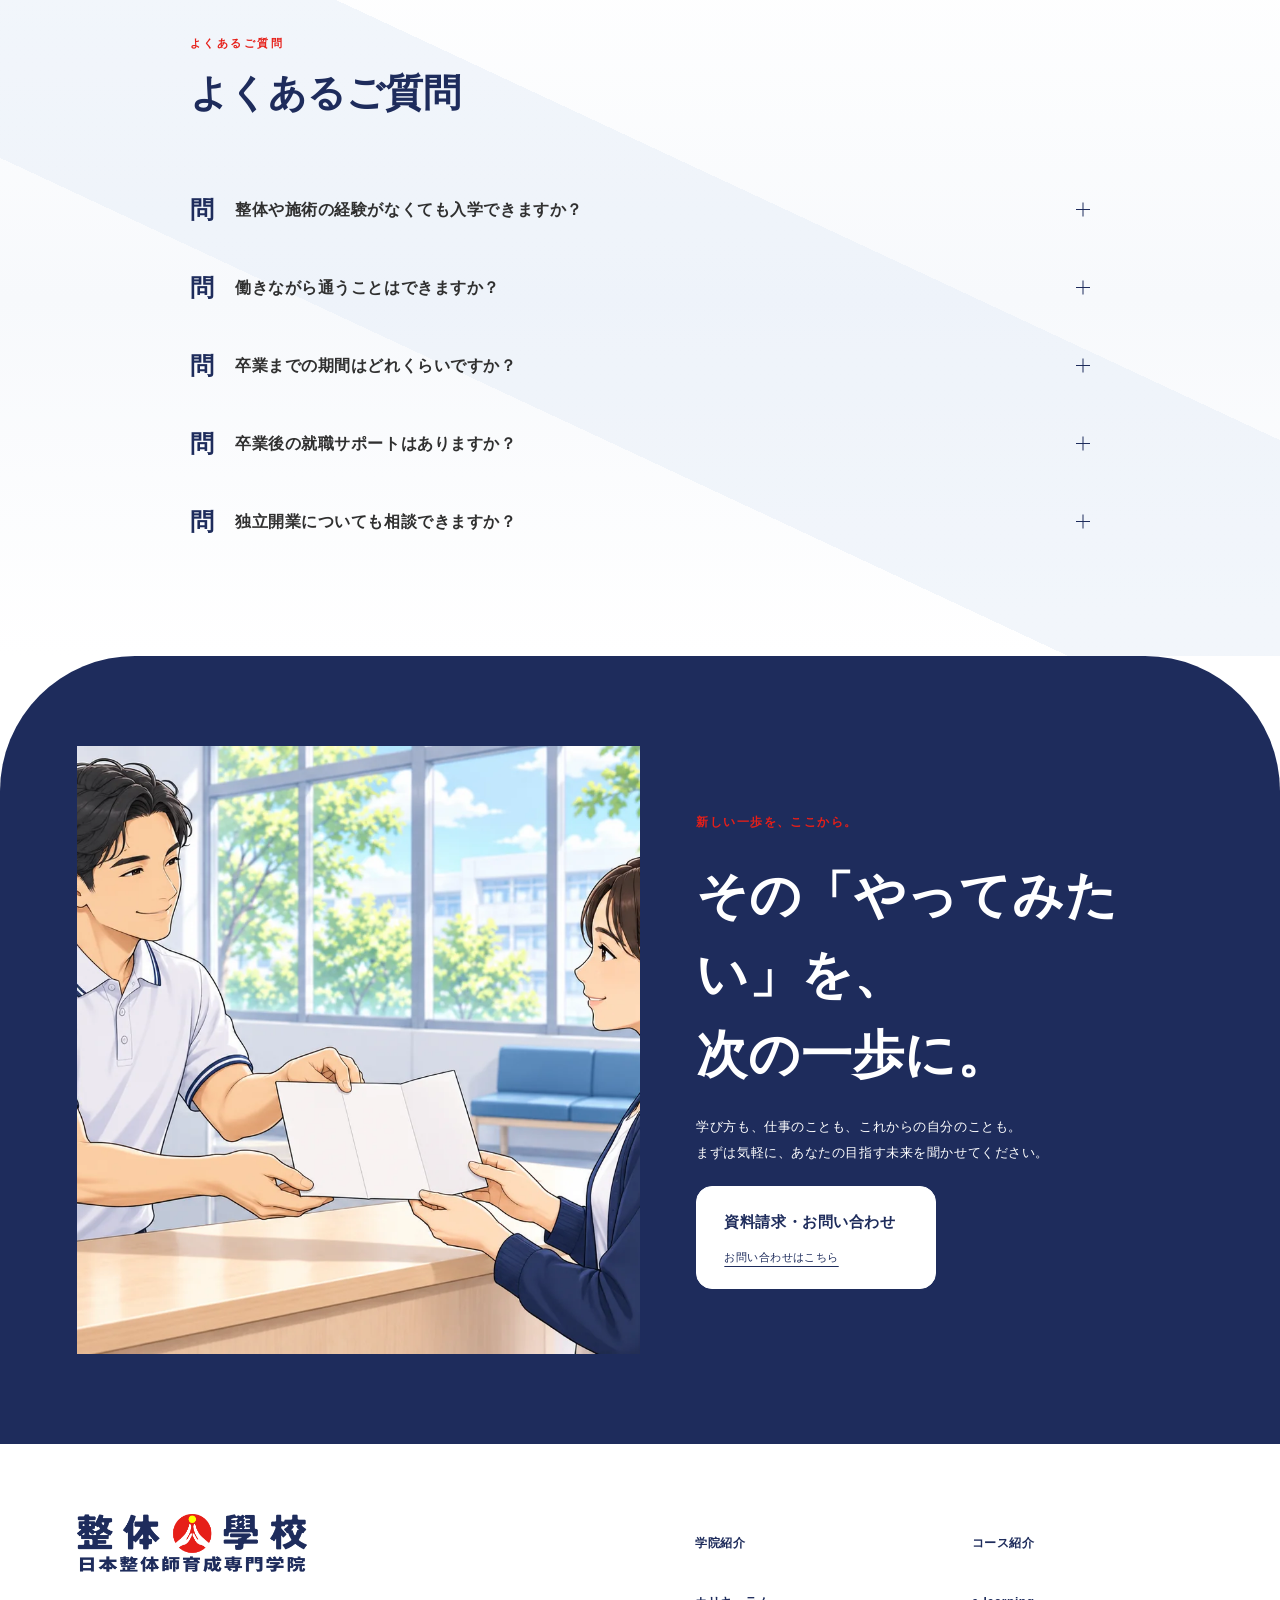
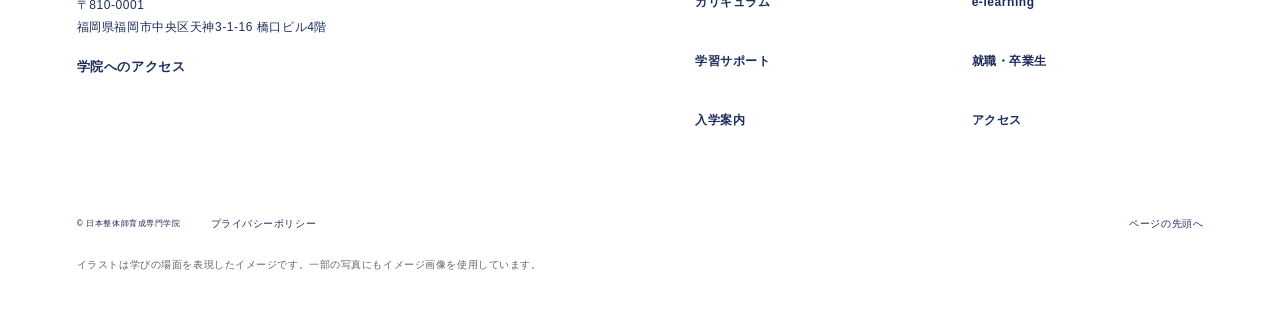
<file: admissions.html>
<!DOCTYPE html>

<html lang="ja"><head><meta content="noindex,nofollow,noarchive" name="robots"/><meta charset="utf-8"/><meta content="width=device-width,initial-scale=1" name="viewport"/><title>入学案内・よくあるご質問｜日本整体師育成専門学院 整体人学院</title><meta content="目標に合わせたコース選び、受講料、お支払い、通い方、よくあるご質問をご案内します。" name="description"/><meta content="#1e2c5c" name="theme-color"/><link href="assets/favicon.png" rel="icon"/><link href="styles.css?v=5" rel="stylesheet"/><link href="campus.css?v=5" rel="stylesheet"/><link href="scroll-motion.css?v=20260928-1" rel="stylesheet"/><link href="people-showcase.css?v=20260930-11" rel="stylesheet"/><link href="founder-showcase.css?v=20260929-1" rel="stylesheet"/><link href="typography-v6.css?v=20260930-7" rel="stylesheet"/><link href="e-learning-entry.css?v=20260930-1" rel="stylesheet"/><script defer="" src="campus.js?v=5"></script><script defer="" src="people-showcase.js?v=20260930-12"></script><link href="editorial-v7.css" rel="stylesheet"/><script defer="" src="editorial-v7.js"></script><link href="brand-v8.css" rel="stylesheet"/><script defer="" src="brand-v8.js"></script><link href="illustrated-v10.css" rel="stylesheet"/><script defer="" src="illustrated-v10.js"></script><link href="v13-background.css" rel="stylesheet"/></head><body class="v8-version campus-version c-detail page-admissions" id="top"><a class="skip" href="#main">本文へスキップ</a><header class="c-header"><a class="c-brand" href="index.html"><img alt="整体人学院 日本整体師育成専門学院" height="858" src="assets/logo.webp" width="3438"/><span>日本整体師育成専門学院 ／ 福岡・天神</span></a><nav aria-label="主なページ" class="c-desktop"><div class="nav-group"><button aria-controls="school-menu" aria-expanded="false" type="button">日本整体師育成専門学院を知る <span>＋</span></button><div class="c-dropdown" hidden="" id="school-menu"><a href="school.html">学院紹介<span aria-hidden="true"></span></a><a href="courses.html">コース紹介<span aria-hidden="true"></span></a><a href="learning.html">カリキュラム<span aria-hidden="true"></span></a><a href="e-learning.html">e-learning<span aria-hidden="true"></span></a><a href="support.html">学習サポート<span aria-hidden="true"></span></a><a href="career.html">就職・卒業生<span aria-hidden="true"></span></a><a href="admissions.html">入学案内<span aria-hidden="true"></span></a><a href="access.html">アクセス<span aria-hidden="true"></span></a></div></div><a href="courses.html">コース紹介</a><a href="career.html">就職・卒業生</a><a class="c-elearning-nav" href="e-learning.html">e-learning</a></nav><a class="c-request" href="contact.html">資料請求 <span></span></a><button aria-controls="c-menu" aria-expanded="false" aria-label="メニューを開く" class="c-menu-button"><i></i><i></i><small>目次</small></button></header><div aria-label="サイトメニュー" aria-modal="true" class="c-menu" hidden="" id="c-menu" role="dialog"><button aria-label="メニューを閉じる" class="c-menu-close">閉じる ×</button><div><p>日本整体師育成専門学院 整体人学院</p><nav><a href="school.html">学院紹介<span aria-hidden="true"></span></a><a href="courses.html">コース紹介<span aria-hidden="true"></span></a><a href="learning.html">カリキュラム<span aria-hidden="true"></span></a><a href="e-learning.html">e-learning<span aria-hidden="true"></span></a><a href="support.html">学習サポート<span aria-hidden="true"></span></a><a href="career.html">就職・卒業生<span aria-hidden="true"></span></a><a href="admissions.html">入学案内<span aria-hidden="true"></span></a><a href="access.html">アクセス<span aria-hidden="true"></span></a><a href="contact.html">資料請求・お問い合わせ </a></nav></div></div><main id="main"><section class="page-intro"><div class="container"><div class="breadcrumbs"><a href="index.html">トップページ</a><span>/</span>入学案内</div><p>入学案内</p><h1>入学案内</h1><div>学びたい内容と、目指す将来に合わせて。</div></div><figure class="detail-cover"><img alt="入学についてスタッフと相談する場面のイラスト" class="" decoding="async" loading="lazy" src="illustrations-v15/admissions-cover.webp"/><figcaption>あなたの「学びたい」を待っています。</figcaption></figure></section><section class="section container"><div class="section-title"><p>目標に合わせたコース選び</p><h2>なりたい自分に、合うコースを。</h2></div><div class="grid three course-grid"><article class="course-tile"><a class="tile-image" href="courses.html#therapist"><img alt="初級の基本実技を練習する場面のイラスト" class="" decoding="async" loading="lazy" src="illustrations-v15/course-therapist.webp"/><span>01</span></a><p class="course-type">初級 / ウェルネス整体を学ぶ</p><h3>プロ整体セラピストコース</h3><p>全身を整える整体の基礎に、接客力と現場対応力を。整体セラピストとしての土台を身につけます。</p><a class="link-button" href="courses.html#therapist"><span class="v8-card-title">もっと詳しく<span aria-hidden="true"></span></span><span class="v8-card-more">詳しく見る</span></a></article><article class="course-tile"><a class="tile-image" href="courses.html#master"><img alt="中級の技術を講師に見てもらいながら学ぶ場面のイラスト" class="" decoding="async" loading="lazy" src="illustrations-v15/course-master.webp"/><span>02</span></a><p class="course-type">初級＋中級 / 整体＋アクチベータを学ぶ</p><h3>プロ整体師マスターコース</h3><p>整体を土台に、専門性の高いカイロプラクティック技術を習得。施術の幅を広げます。</p><a class="link-button" href="courses.html#master"><span class="v8-card-title">もっと詳しく<span aria-hidden="true"></span></span><span class="v8-card-more">詳しく見る</span></a></article><article class="course-tile"><a class="tile-image" href="courses.html#advanced"><img alt="上級の技術を実践的に学ぶ場面のイラスト" class="" decoding="async" loading="lazy" src="illustrations-v15/course-advanced.webp"/><span>03</span></a><p class="course-type">初級＋中級＋上級 / 総合技術を学び、独立・開業へ</p><h3>上級プロ整体師コース</h3><p>整体・カイロプラクティックの総合技術と、検査・施術計画・クライアント対応力を学びます。</p><a class="link-button" href="courses.html#advanced"><span class="v8-card-title">もっと詳しく<span aria-hidden="true"></span></span><span class="v8-card-more">詳しく見る</span></a></article></div></section><section class="section pale"><div class="container editorial-split"><div><div class="section-title"><p>受講料・お支払い</p><h2>受講料・お支払いについて</h2></div><p>お支払いは一括払いのほか、各種教育ローンの利用についてもご相談いただけます。受講料・学習時間はコース別の案内をご覧ください。</p><a class="link-button" href="courses.html"><span class="v8-card-title">コース・受講料一覧<span aria-hidden="true"></span></span><span class="v8-card-more">詳しく見る</span></a></div><div class="info-box"><h3>通い方について</h3><p>午前・昼間・夜間から受講時間を選べます。座学はオンライン学習で学び、実技はスクーリングで繰り返し身につけます。</p><p>具体的な時間割や受講の開始時期、お申し込みの詳細については、学院へお問い合わせください。</p></div></div></section><section class="section container narrow" id="faq"><div class="section-title"><p>よくあるご質問</p><h2>よくあるご質問</h2></div><div class="faq-list"><details><summary><span>問</span>整体や施術の経験がなくても入学できますか？<i aria-hidden="true"></i></summary><div class="answer"><span>答</span><p>はい。基礎知識や基本手技から段階的に学び、現場で活かせる技術を身につけるカリキュラムです。</p></div></details><details><summary><span>問</span>働きながら通うことはできますか？<i aria-hidden="true"></i></summary><div class="answer"><span>答</span><p>午前・昼間・夜間から受講時間を選択できるため、お仕事の予定に合わせて学べます。18時からの夜間授業も用意しています。</p></div></details><details><summary><span>問</span>卒業までの期間はどれくらいですか？<i aria-hidden="true"></i></summary><div class="answer"><span>答</span><p>最短卒業期間の目安は、初級が約4か月、初級＋中級が約6か月、初級＋中級＋上級が約9か月です。到達度は受講状況や個人差により異なります。</p></div></details><details><summary><span>問</span>卒業後の就職サポートはありますか？<i aria-hidden="true"></i></summary><div class="answer"><span>答</span><p>系列・提携治療院への紹介や面談準備など、一人ひとりの希望に合わせて就職を支援しています。卒業後の転職も相談できます。</p></div></details><details><summary><span>問</span>独立開業についても相談できますか？<i aria-hidden="true"></i></summary><div class="answer"><span>答</span><p>物件探し、資金計画、内装、集客、スタッフ育成など、グループの経験とノウハウを活かしたサポートを行っています。</p></div></details></div></section></main><section class="c-contact"><div class="c-contact-photo"><img alt="受付で資料を受け取る場面のイラスト" class="" decoding="async" loading="lazy" src="illustrations-v15/cta-welcome.webp"/></div><div class="c-contact-copy" data-reveal=""><p class="c-label">新しい一歩を、ここから。</p><h2>その「やってみたい」を、<br/>次の一歩に。</h2><p>学び方も、仕事のことも、これからの自分のことも。<br/>まずは気軽に、あなたの目指す未来を聞かせてください。</p><a class="c-button" href="contact.html"><span class="v8-card-title">資料請求・お問い合わせ</span><span class="v8-card-more">お問い合わせはこちら</span></a></div></section><footer class="c-footer"><div class="c-footer-top"><div><a class="c-brand" href="index.html"><img alt="整体人学院 日本整体師育成専門学院" height="858" src="assets/logo.webp" width="3438"/></a><p>〒810-0001<br/>福岡県福岡市中央区天神3-1-16 橋口ビル4階</p><a href="access.html">学院へのアクセス </a></div><nav aria-label="フッターナビゲーション"><a href="school.html">学院紹介<span aria-hidden="true"></span></a><a href="courses.html">コース紹介<span aria-hidden="true"></span></a><a href="learning.html">カリキュラム<span aria-hidden="true"></span></a><a href="e-learning.html">e-learning<span aria-hidden="true"></span></a><a href="support.html">学習サポート<span aria-hidden="true"></span></a><a href="career.html">就職・卒業生<span aria-hidden="true"></span></a><a href="admissions.html">入学案内<span aria-hidden="true"></span></a><a href="access.html">アクセス<span aria-hidden="true"></span></a></nav></div><div class="c-footer-bottom"><small>© 日本整体師育成専門学院</small><a href="https://tb-cc.jp/lp/privacy-policy.html">プライバシーポリシー</a><a href="#top">ページの先頭へ </a></div><p class="c-image-note">イラストは学びの場面を表現したイメージです。一部の写真にもイメージ画像を使用しています。</p></footer><a class="c-mobile-request" href="contact.html">資料請求・お問い合わせ </a></body></html>
</file>
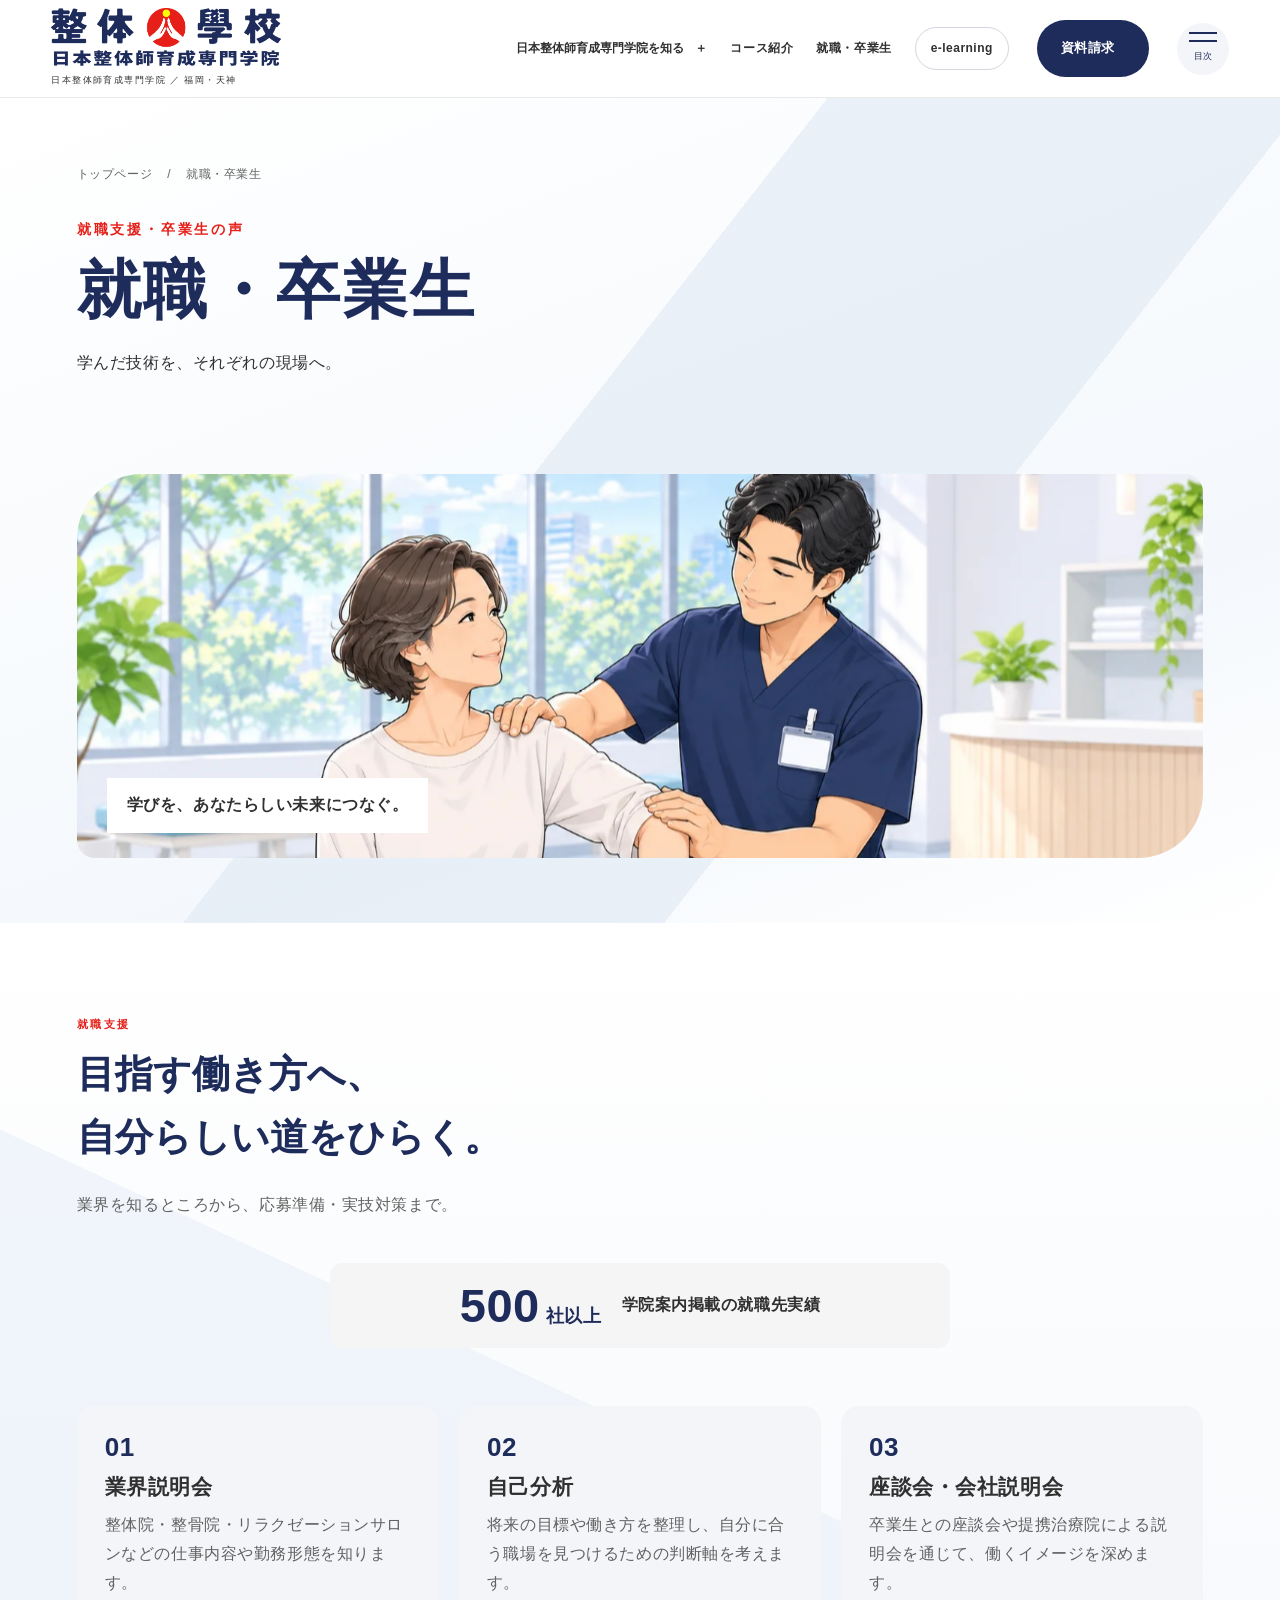
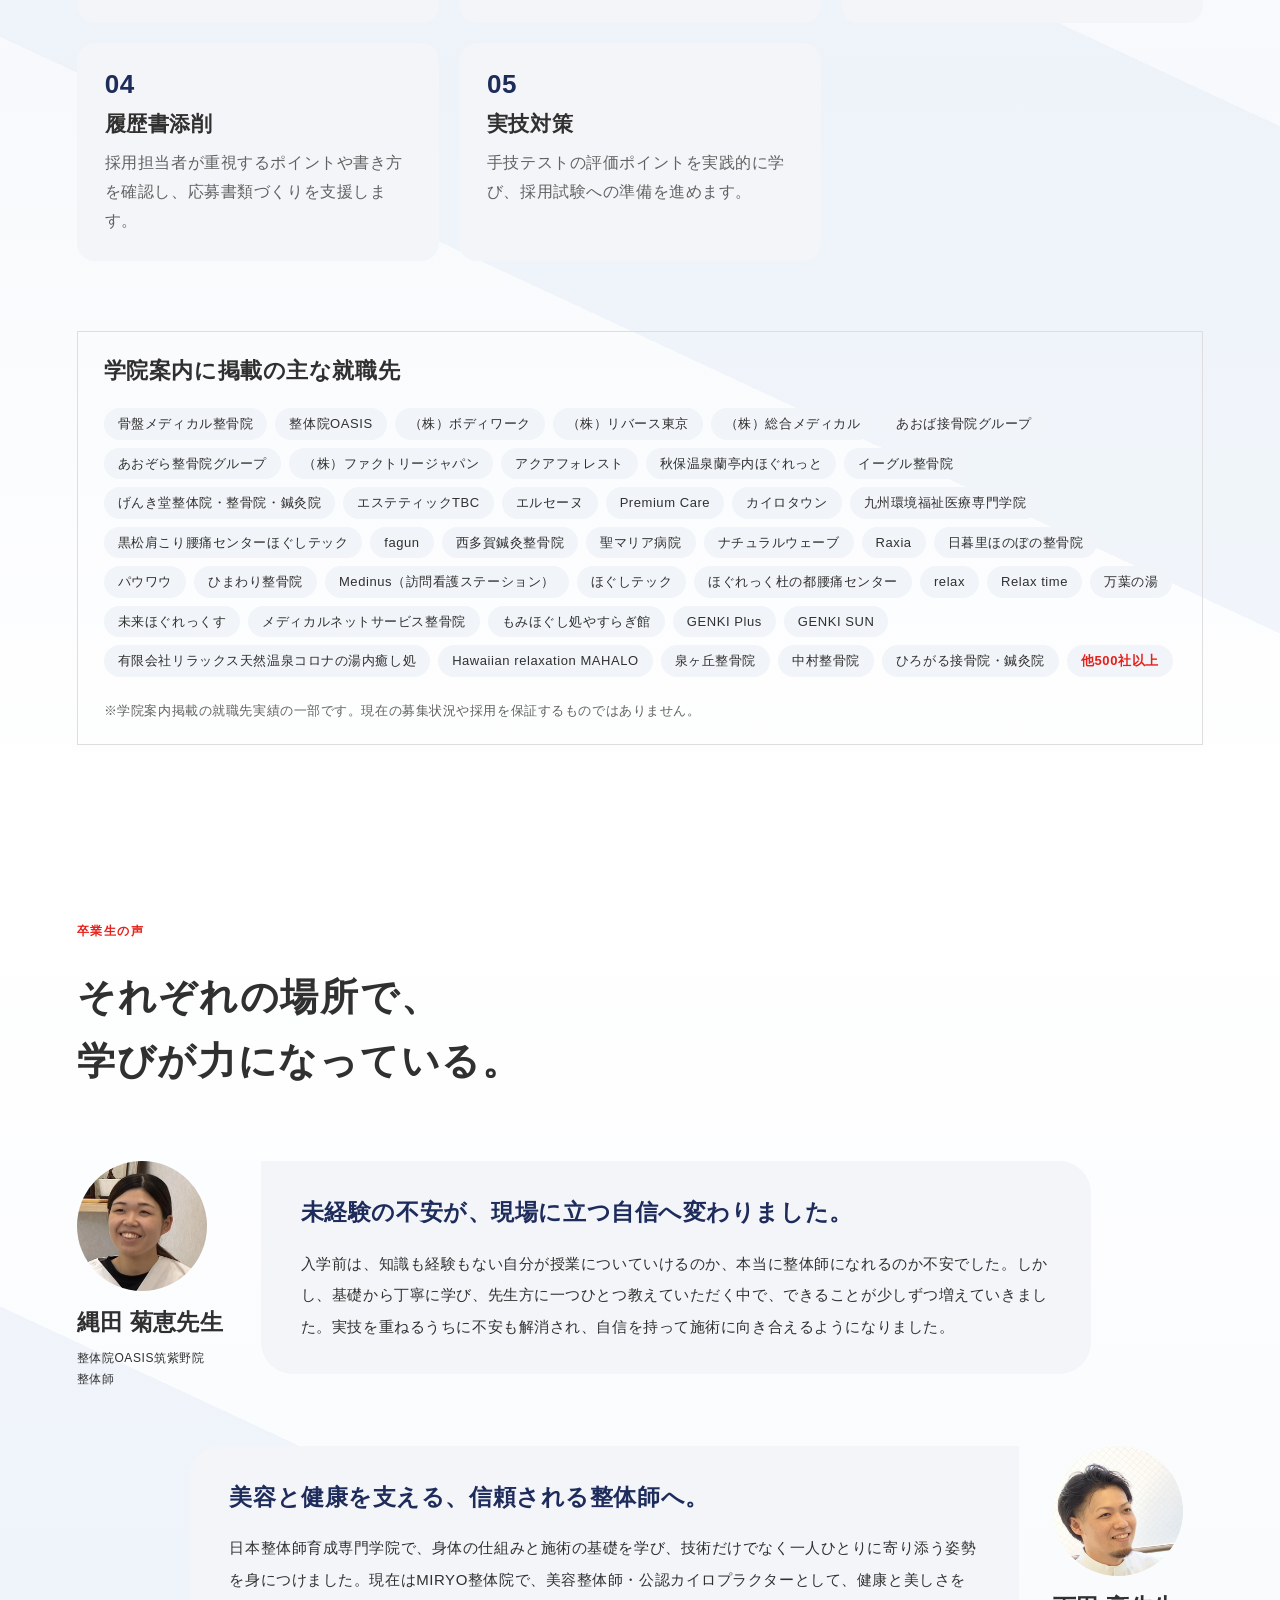
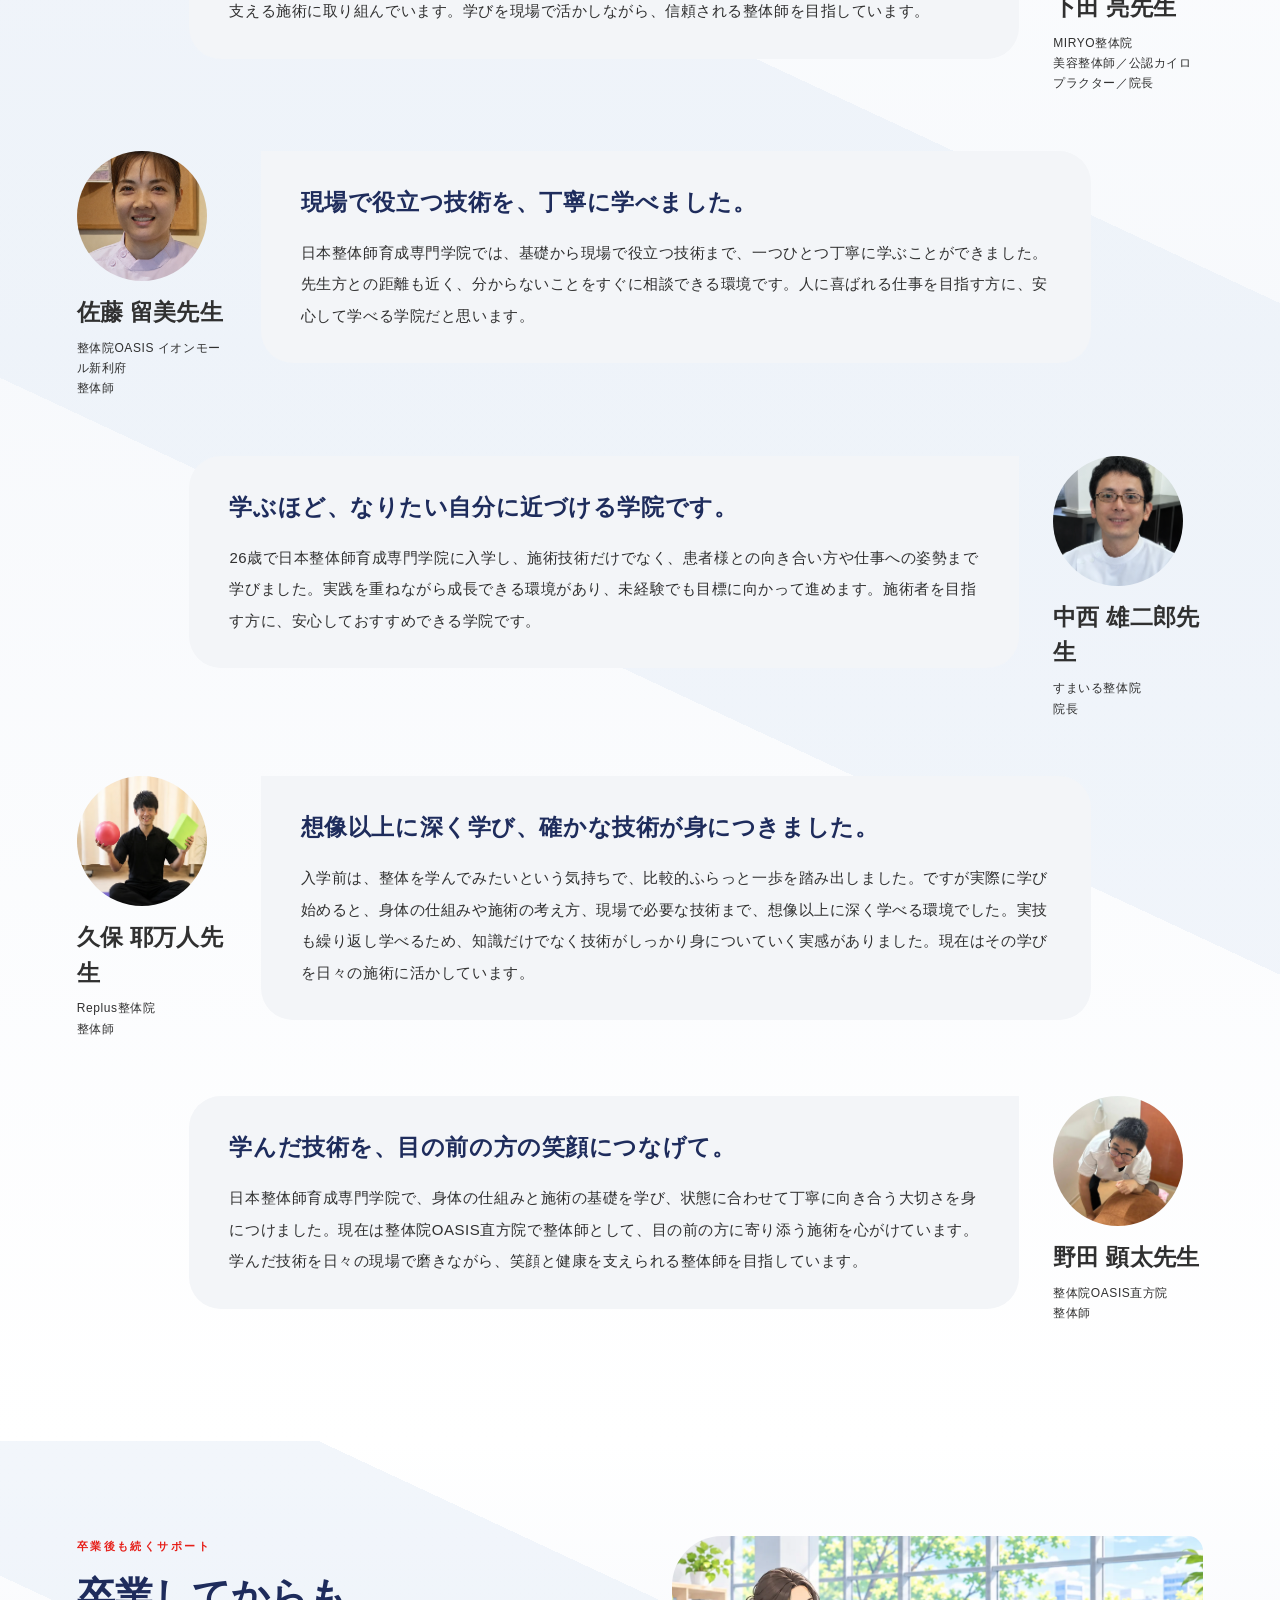
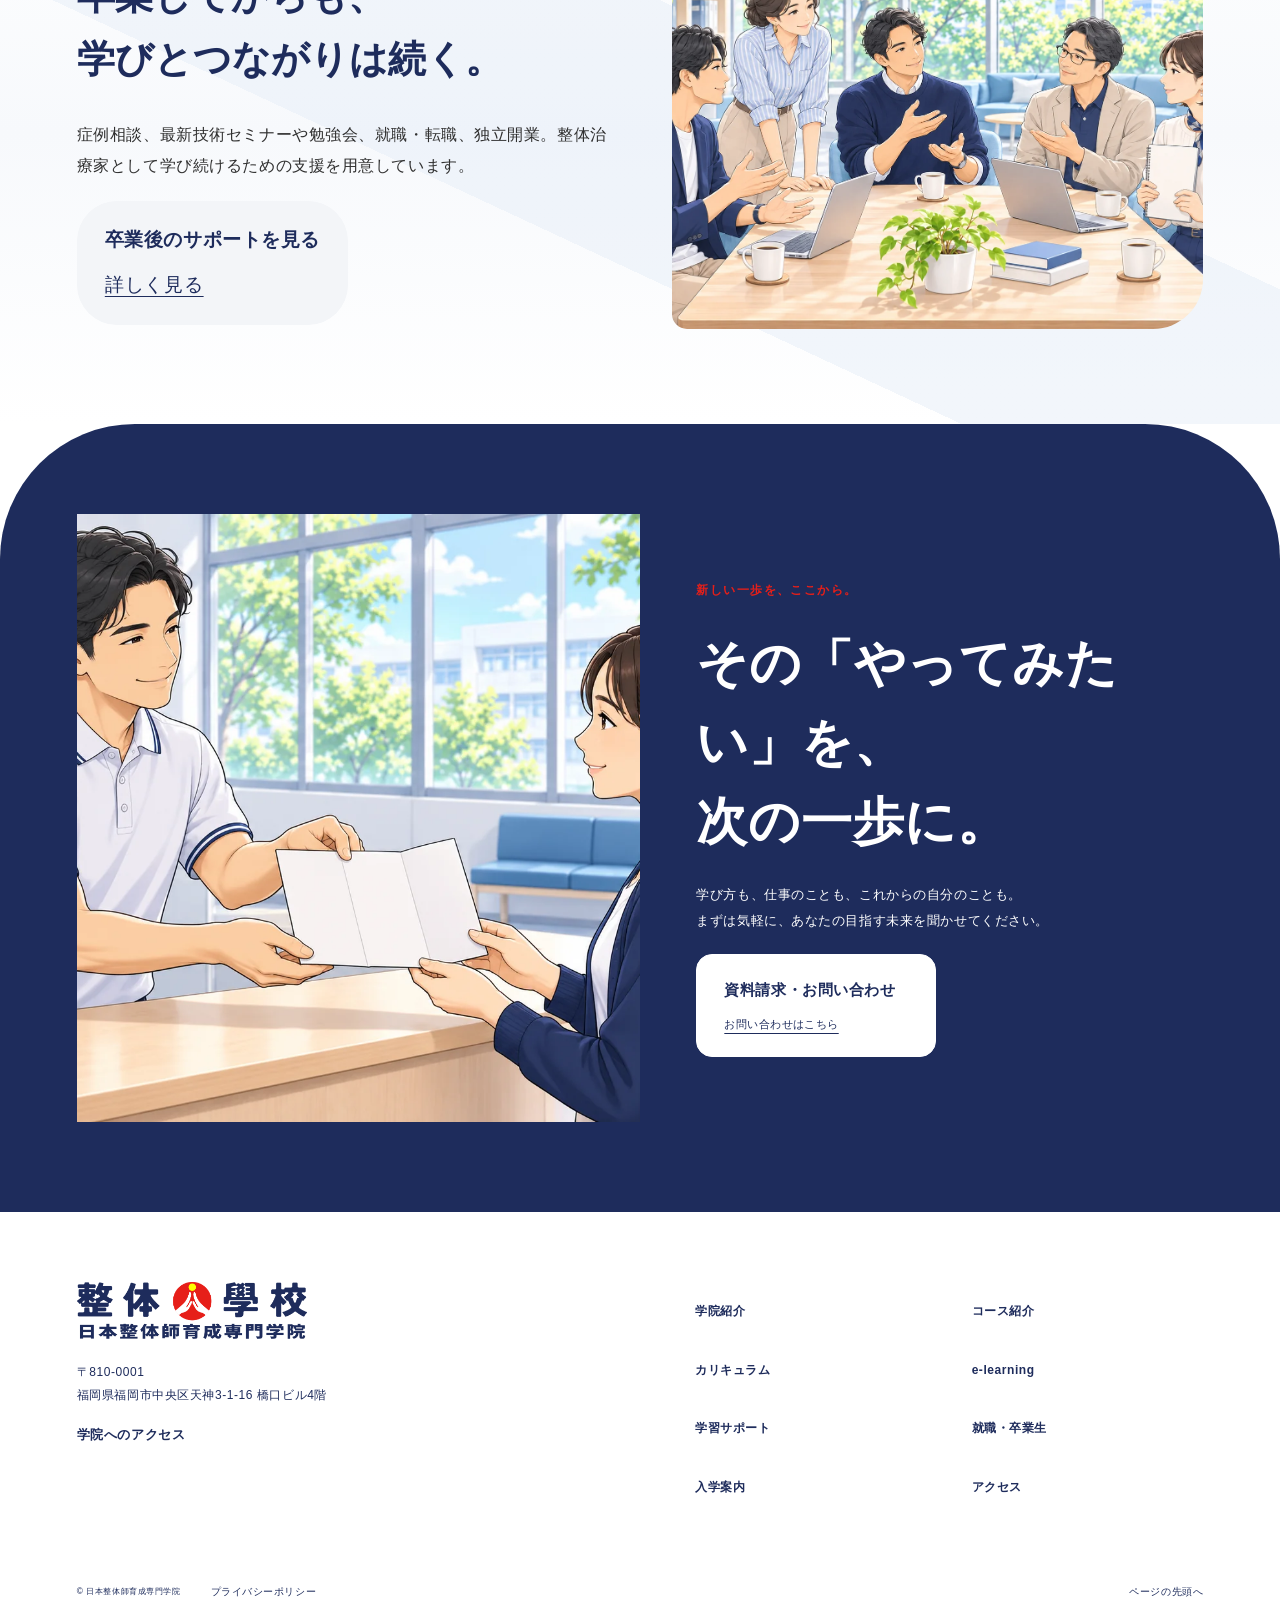
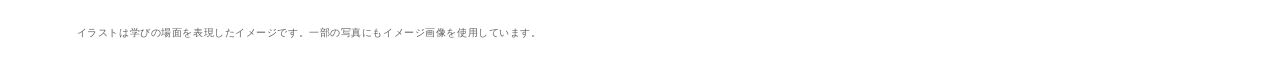
<file: career.html>
<!DOCTYPE html>

<html lang="ja"><head><meta content="noindex,nofollow,noarchive" name="robots"/><meta charset="utf-8"/><meta content="width=device-width,initial-scale=1" name="viewport"/><title>就職支援・卒業生の声｜日本整体師育成専門学院 整体人学院</title><meta content="業界説明会、自己分析、座談会・会社説明会、履歴書添削、実技対策。就職支援と卒業生の声をご紹介します。" name="description"/><meta content="#1e2c5c" name="theme-color"/><link href="assets/favicon.png" rel="icon"/><link href="styles.css?v=5" rel="stylesheet"/><link href="campus.css?v=5" rel="stylesheet"/><link href="scroll-motion.css?v=20260928-1" rel="stylesheet"/><link href="people-showcase.css?v=20260930-11" rel="stylesheet"/><link href="founder-showcase.css?v=20260929-1" rel="stylesheet"/><link href="typography-v6.css?v=20260930-7" rel="stylesheet"/><link href="e-learning-entry.css?v=20260930-1" rel="stylesheet"/><script defer="" src="campus.js?v=5"></script><link href="editorial-v7.css" rel="stylesheet"/><script defer="" src="editorial-v7.js"></script><link href="brand-v8.css" rel="stylesheet"/><script defer="" src="brand-v8.js"></script><link href="illustrated-v10.css" rel="stylesheet"/><script defer="" src="illustrated-v10.js"></script><link href="v13-background.css" rel="stylesheet"/></head><body class="v8-version campus-version c-detail page-career" id="top"><a class="skip" href="#main">本文へスキップ</a><header class="c-header"><a class="c-brand" href="index.html"><img alt="整体人学院 日本整体師育成専門学院" height="858" src="assets/logo.webp" width="3438"/><span>日本整体師育成専門学院 ／ 福岡・天神</span></a><nav aria-label="主なページ" class="c-desktop"><div class="nav-group"><button aria-controls="school-menu" aria-expanded="false" type="button">日本整体師育成専門学院を知る <span>＋</span></button><div class="c-dropdown" hidden="" id="school-menu"><a href="school.html">学院紹介<span aria-hidden="true"></span></a><a href="courses.html">コース紹介<span aria-hidden="true"></span></a><a href="learning.html">カリキュラム<span aria-hidden="true"></span></a><a href="e-learning.html">e-learning<span aria-hidden="true"></span></a><a href="support.html">学習サポート<span aria-hidden="true"></span></a><a href="career.html">就職・卒業生<span aria-hidden="true"></span></a><a href="admissions.html">入学案内<span aria-hidden="true"></span></a><a href="access.html">アクセス<span aria-hidden="true"></span></a></div></div><a href="courses.html">コース紹介</a><a href="career.html">就職・卒業生</a><a class="c-elearning-nav" href="e-learning.html">e-learning</a></nav><a class="c-request" href="contact.html">資料請求 <span></span></a><button aria-controls="c-menu" aria-expanded="false" aria-label="メニューを開く" class="c-menu-button"><i></i><i></i><small>目次</small></button></header><div aria-label="サイトメニュー" aria-modal="true" class="c-menu" hidden="" id="c-menu" role="dialog"><button aria-label="メニューを閉じる" class="c-menu-close">閉じる ×</button><div><p>日本整体師育成専門学院 整体人学院</p><nav><a href="school.html">学院紹介<span aria-hidden="true"></span></a><a href="courses.html">コース紹介<span aria-hidden="true"></span></a><a href="learning.html">カリキュラム<span aria-hidden="true"></span></a><a href="e-learning.html">e-learning<span aria-hidden="true"></span></a><a href="support.html">学習サポート<span aria-hidden="true"></span></a><a href="career.html">就職・卒業生<span aria-hidden="true"></span></a><a href="admissions.html">入学案内<span aria-hidden="true"></span></a><a href="access.html">アクセス<span aria-hidden="true"></span></a><a href="contact.html">資料請求・お問い合わせ </a></nav></div></div><main id="main"><section class="page-intro"><div class="container"><div class="breadcrumbs"><a href="index.html">トップページ</a><span>/</span>就職・卒業生</div><p>就職支援・卒業生の声</p><h1>就職・卒業生</h1><div>学んだ技術を、それぞれの現場へ。</div></div><figure class="detail-cover"><img alt="卒業生が施術院で活躍する場面のイラスト" class="" decoding="async" loading="lazy" src="illustrations-v15/career-workplace.webp"/><figcaption>学びを、あなたらしい未来につなぐ。</figcaption></figure></section><section class="section container"><div class="section-title"><p>就職支援</p><h2>目指す働き方へ、<br/>自分らしい道をひらく。</h2><div>業界を知るところから、応募準備・実技対策まで。</div></div><div class="career-achievement"><strong>500<span>社以上</span></strong><p>学院案内掲載の就職先実績</p></div><ol class="career-steps v7-milestones"><li><h3>業界説明会</h3><p>整体院・整骨院・リラクゼーションサロンなどの仕事内容や勤務形態を知ります。</p></li><li><h3>自己分析</h3><p>将来の目標や働き方を整理し、自分に合う職場を見つけるための判断軸を考えます。</p></li><li><h3>座談会・会社説明会</h3><p>卒業生との座談会や提携治療院による説明会を通じて、働くイメージを深めます。</p></li><li><h3>履歴書添削</h3><p>採用担当者が重視するポイントや書き方を確認し、応募書類づくりを支援します。</p></li><li><h3>実技対策</h3><p>手技テストの評価ポイントを実践的に学び、採用試験への準備を進めます。</p></li></ol><div class="employers"><h3>学院案内に掲載の主な就職先</h3><ul class="v7-employers"><li>骨盤メディカル整骨院</li><li>整体院OASIS</li><li>（株）ボディワーク</li><li>（株）リバース東京</li><li>（株）総合メディカル</li><li>あおば接骨院グループ</li><li>あおぞら整骨院グループ</li><li>（株）ファクトリージャパン</li><li>アクアフォレスト</li><li>秋保温泉蘭亭内ほぐれっと</li><li>イーグル整骨院</li><li>げんき堂整体院・整骨院・鍼灸院</li><li>エステティックTBC</li><li>エルセーヌ</li><li>Premium Care</li><li>カイロタウン</li><li>九州環境福祉医療専門学院</li><li>黒松肩こり腰痛センターほぐしテック</li><li>fagun</li><li>西多賀鍼灸整骨院</li><li>聖マリア病院</li><li>ナチュラルウェーブ</li><li>Raxia</li><li>日暮里ほのぼの整骨院</li><li>パウワウ</li><li>ひまわり整骨院</li><li>Medinus（訪問看護ステーション）</li><li>ほぐしテック</li><li>ほぐれっく杜の都腰痛センター</li><li>relax</li><li>Relax time</li><li>万葉の湯</li><li>未来ほぐれっくす</li><li>メディカルネットサービス整骨院</li><li>もみほぐし処やすらぎ館</li><li>GENKI Plus</li><li>GENKI SUN</li><li>有限会社リラックス天然温泉コロナの湯内癒し処</li><li>Hawaiian relaxation MAHALO</li><li>泉ヶ丘整骨院</li><li>中村整骨院</li><li>ひろがる接骨院・鍼灸院</li><li><strong class="employers-more">他500社以上</strong></li></ul><p class="note">※学院案内掲載の就職先実績の一部です。現在の募集状況や採用を保証するものではありません。</p></div></section><section class="v7-voices c-wrap" id="graduate-messages"><p class="c-label">卒業生の声</p><h2>それぞれの場所で、<br/>学びが力になっている。</h2><div class="v7-dialogues"><article class="v7-voice"><div class="v7-avatar"><img alt="縄田 菊恵先生" loading="lazy" src="assets/graduates/voice-nawata.webp"/><h3>縄田 菊恵先生</h3><p>整体院OASIS筑紫野院<br/>整体師</p></div><div class="v7-comment"><h4>未経験の不安が、現場に立つ自信へ変わりました。</h4><p>入学前は、知識も経験もない自分が授業についていけるのか、本当に整体師になれるのか不安でした。しかし、基礎から丁寧に学び、先生方に一つひとつ教えていただく中で、できることが少しずつ増えていきました。実技を重ねるうちに不安も解消され、自信を持って施術に向き合えるようになりました。</p></div></article><article class="v7-voice"><div class="v7-avatar"><img alt="下田 亮先生" loading="lazy" src="assets/graduates/voice-shimoda.webp"/><h3>下田 亮先生</h3><p>MIRYO整体院<br/>美容整体師／公認カイロプラクター／院長</p></div><div class="v7-comment"><h4>美容と健康を支える、信頼される整体師へ。</h4><p>日本整体師育成専門学院で、身体の仕組みと施術の基礎を学び、技術だけでなく一人ひとりに寄り添う姿勢を身につけました。現在はMIRYO整体院で、美容整体師・公認カイロプラクターとして、健康と美しさを支える施術に取り組んでいます。学びを現場で活かしながら、信頼される整体師を目指しています。</p></div></article><article class="v7-voice"><div class="v7-avatar"><img alt="佐藤 留美先生" loading="lazy" src="assets/graduates/voice-sato.webp"/><h3>佐藤 留美先生</h3><p>整体院OASIS  イオンモール新利府<br/>整体師</p></div><div class="v7-comment"><h4>現場で役立つ技術を、丁寧に学べました。</h4><p>日本整体師育成専門学院では、基礎から現場で役立つ技術まで、一つひとつ丁寧に学ぶことができました。先生方との距離も近く、分からないことをすぐに相談できる環境です。人に喜ばれる仕事を目指す方に、安心して学べる学院だと思います。</p></div></article><article class="v7-voice"><div class="v7-avatar"><img alt="中西 雄二郎先生" loading="lazy" src="assets/graduates/voice-nakanishi.webp"/><h3>中西 雄二郎先生</h3><p>すまいる整体院<br/>院長</p></div><div class="v7-comment"><h4>学ぶほど、なりたい自分に近づける学院です。</h4><p>26歳で日本整体師育成専門学院に入学し、施術技術だけでなく、患者様との向き合い方や仕事への姿勢まで学びました。実践を重ねながら成長できる環境があり、未経験でも目標に向かって進めます。施術者を目指す方に、安心しておすすめできる学院です。</p></div></article><article class="v7-voice"><div class="v7-avatar"><img alt="久保 耶万人先生" loading="lazy" src="assets/graduates/voice-kubo-20260731.webp"/><h3>久保 耶万人先生</h3><p>Replus整体院<br/>整体師</p></div><div class="v7-comment"><h4>想像以上に深く学び、確かな技術が身につきました。</h4><p>入学前は、整体を学んでみたいという気持ちで、比較的ふらっと一歩を踏み出しました。ですが実際に学び始めると、身体の仕組みや施術の考え方、現場で必要な技術まで、想像以上に深く学べる環境でした。実技も繰り返し学べるため、知識だけでなく技術がしっかり身についていく実感がありました。現在はその学びを日々の施術に活かしています。</p></div></article><article class="v7-voice"><div class="v7-avatar"><img alt="野田 顕太先生" loading="lazy" src="assets/graduates/voice-noda-49958.webp"/><h3>野田 顕太先生</h3><p>整体院OASIS直方院<br/>整体師</p></div><div class="v7-comment"><h4>学んだ技術を、目の前の方の笑顔につなげて。</h4><p>日本整体師育成専門学院で、身体の仕組みと施術の基礎を学び、状態に合わせて丁寧に向き合う大切さを身につけました。現在は整体院OASIS直方院で整体師として、目の前の方に寄り添う施術を心がけています。学んだ技術を日々の現場で磨きながら、笑顔と健康を支えられる整体師を目指しています。</p></div></article></div></section><section class="section container"><div class="editorial-split"><div><div class="section-title"><p>卒業後も続くサポート</p><h2>卒業してからも、<br/>学びとつながりは続く。</h2></div><p>症例相談、最新技術セミナーや勉強会、就職・転職、独立開業。整体治療家として学び続けるための支援を用意しています。</p><a class="link-button" href="support.html#after-graduation"><span class="v8-card-title">卒業後のサポートを見る<span aria-hidden="true"></span></span><span class="v8-card-more">詳しく見る</span></a></div><img alt="卒業生が集まって学び合う場面のイラスト" class="" decoding="async" loading="lazy" src="illustrations-v15/career-gathering.webp"/></div></section></main><section class="c-contact"><div class="c-contact-photo"><img alt="受付で資料を受け取る場面のイラスト" class="" decoding="async" loading="lazy" src="illustrations-v15/cta-welcome.webp"/></div><div class="c-contact-copy" data-reveal=""><p class="c-label">新しい一歩を、ここから。</p><h2>その「やってみたい」を、<br/>次の一歩に。</h2><p>学び方も、仕事のことも、これからの自分のことも。<br/>まずは気軽に、あなたの目指す未来を聞かせてください。</p><a class="c-button" href="contact.html"><span class="v8-card-title">資料請求・お問い合わせ</span><span class="v8-card-more">お問い合わせはこちら</span></a></div></section><footer class="c-footer"><div class="c-footer-top"><div><a class="c-brand" href="index.html"><img alt="整体人学院 日本整体師育成専門学院" height="858" src="assets/logo.webp" width="3438"/></a><p>〒810-0001<br/>福岡県福岡市中央区天神3-1-16 橋口ビル4階</p><a href="access.html">学院へのアクセス </a></div><nav aria-label="フッターナビゲーション"><a href="school.html">学院紹介<span aria-hidden="true"></span></a><a href="courses.html">コース紹介<span aria-hidden="true"></span></a><a href="learning.html">カリキュラム<span aria-hidden="true"></span></a><a href="e-learning.html">e-learning<span aria-hidden="true"></span></a><a href="support.html">学習サポート<span aria-hidden="true"></span></a><a href="career.html">就職・卒業生<span aria-hidden="true"></span></a><a href="admissions.html">入学案内<span aria-hidden="true"></span></a><a href="access.html">アクセス<span aria-hidden="true"></span></a></nav></div><div class="c-footer-bottom"><small>© 日本整体師育成専門学院</small><a href="https://tb-cc.jp/lp/privacy-policy.html">プライバシーポリシー</a><a href="#top">ページの先頭へ </a></div><p class="c-image-note">イラストは学びの場面を表現したイメージです。一部の写真にもイメージ画像を使用しています。</p></footer><a class="c-mobile-request" href="contact.html">資料請求・お問い合わせ </a></body></html>
</file>
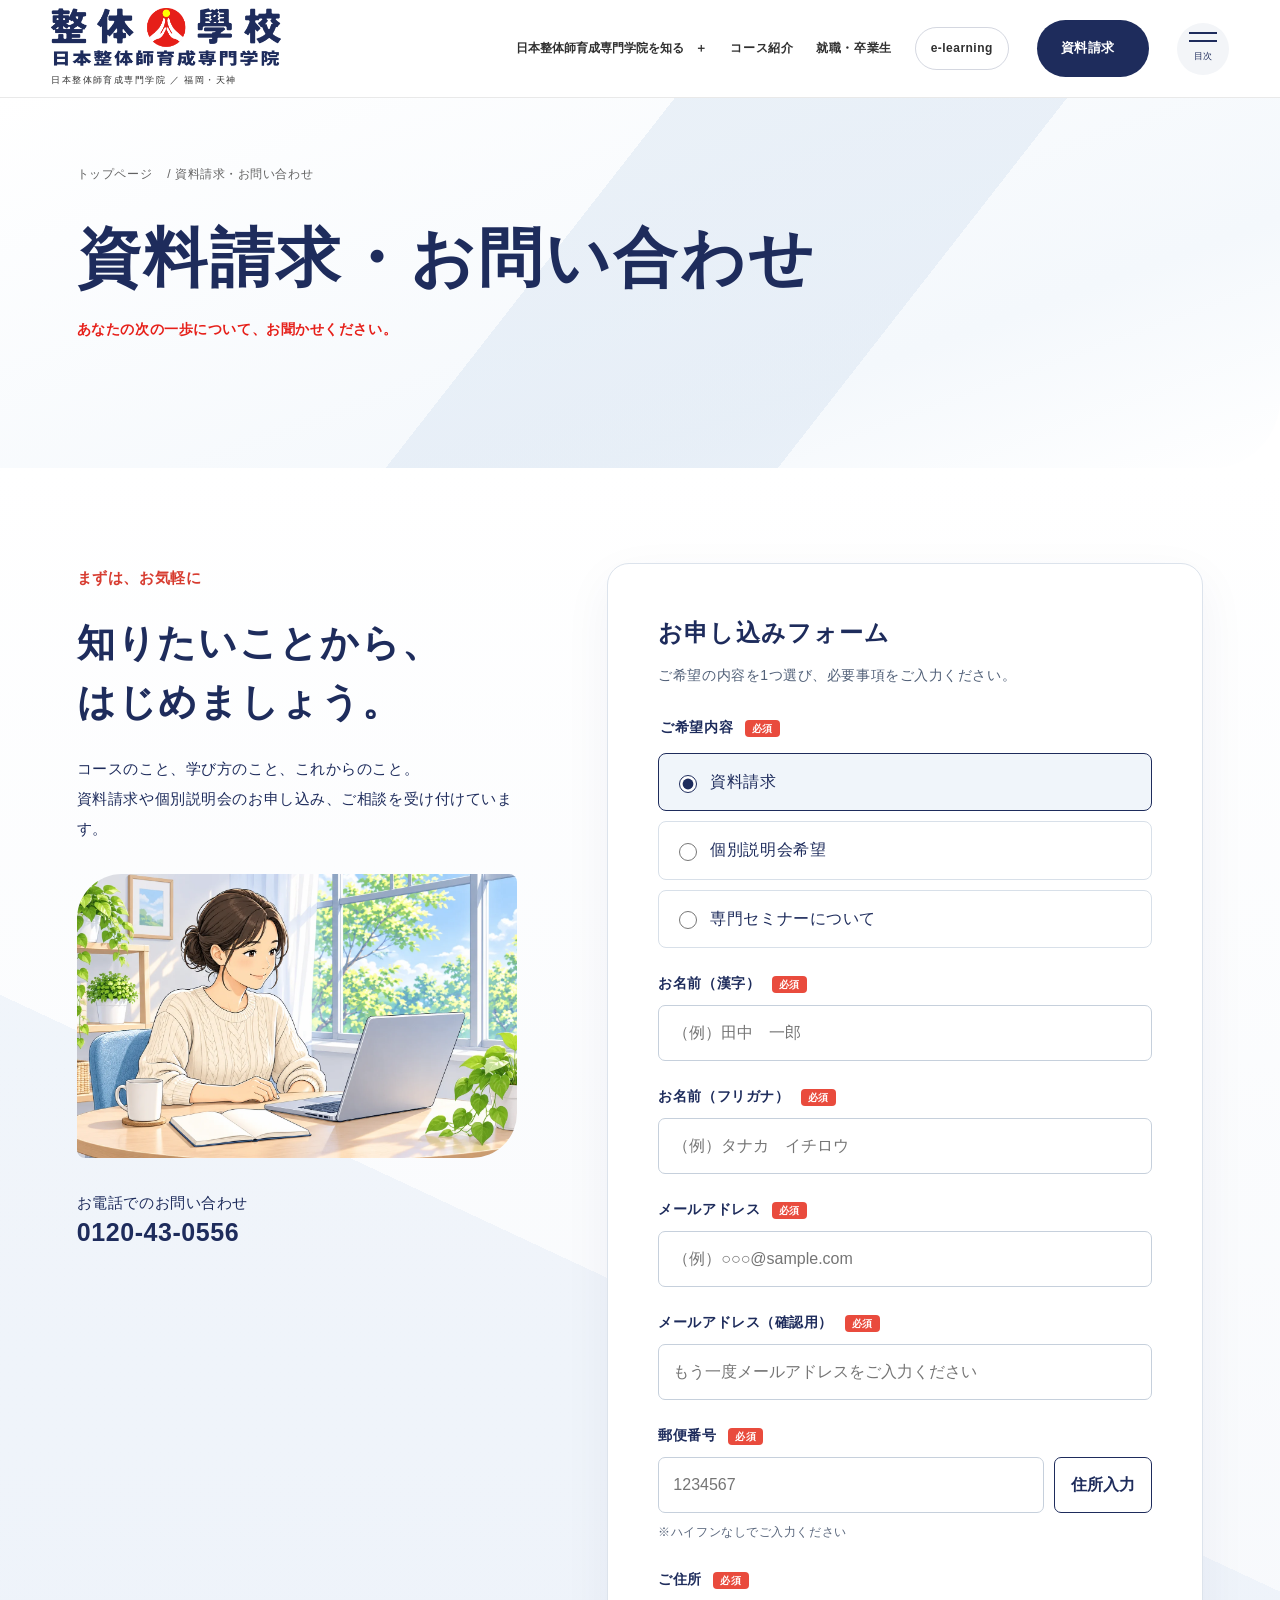
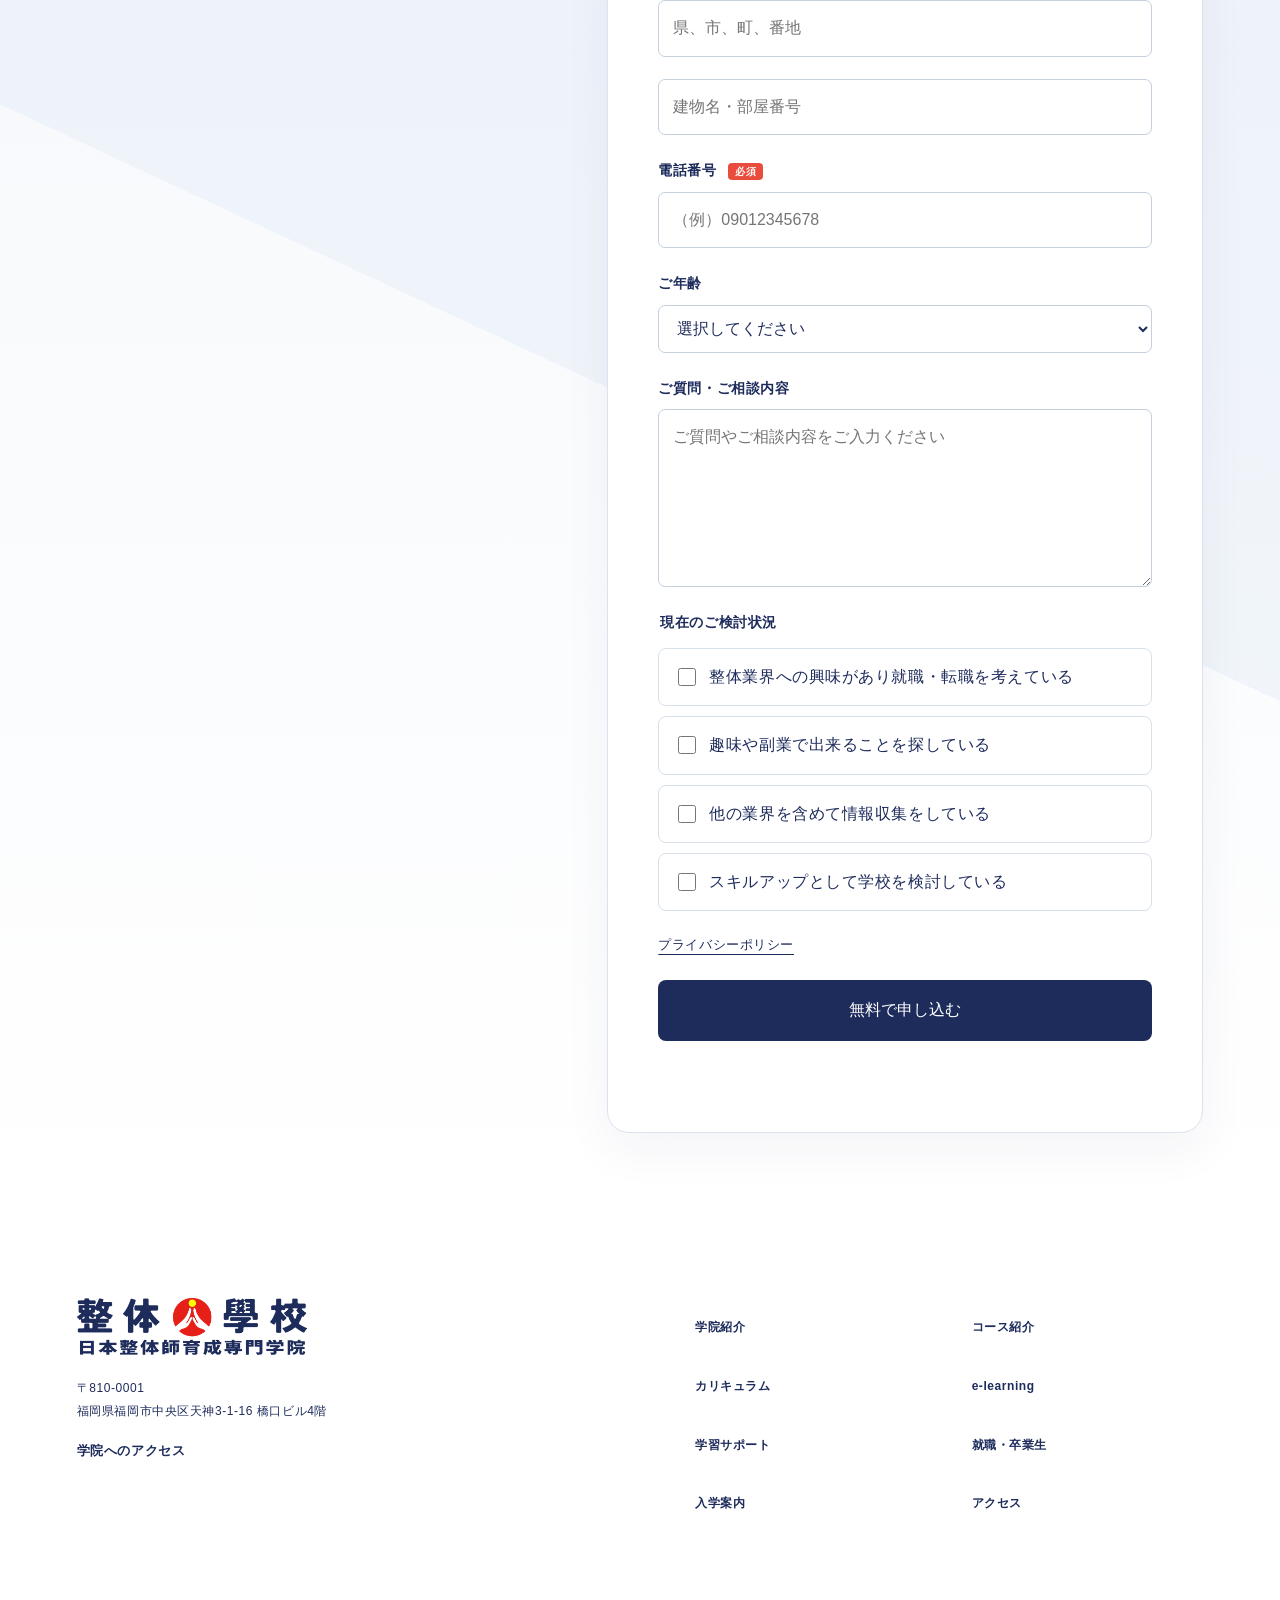
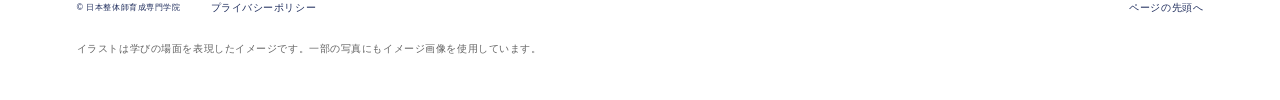
<file: contact.html>
<!DOCTYPE html>

<html lang="ja"><head><meta content="noindex,nofollow,noarchive" name="robots"/><meta charset="utf-8"/><meta content="width=device-width,initial-scale=1" name="viewport"/><title>資料請求・お問い合わせ｜日本整体師育成専門学院</title><meta content="日本整体師育成専門学院への資料請求、個別説明会のお申し込み、ご相談はこちら。" name="description"/><meta content="#1e2c5c" name="theme-color"/><link href="assets/favicon.png" rel="icon"/><link href="styles.css?v=5" rel="stylesheet"/><link href="campus.css?v=5" rel="stylesheet"/><link href="scroll-motion.css?v=20260928-1" rel="stylesheet"/><link href="people-showcase.css?v=20260930-11" rel="stylesheet"/><link href="founder-showcase.css?v=20260929-1" rel="stylesheet"/><link href="typography-v6.css?v=20260930-7" rel="stylesheet"/><link href="e-learning-entry.css?v=20260930-1" rel="stylesheet"/><script defer="" src="campus.js?v=5"></script><script defer="" src="people-showcase.js?v=20260930-12"></script><link href="editorial-v7.css" rel="stylesheet"/><script defer="" src="editorial-v7.js"></script><link href="brand-v8.css" rel="stylesheet"/><script defer="" src="brand-v8.js"></script><link href="illustrated-v10.css" rel="stylesheet"/><script defer="" src="illustrated-v10.js"></script><link href="v13-background.css" rel="stylesheet"/><link href="contact-form.css" rel="stylesheet"/></head><body class="v8-version campus-version c-detail page-contact" id="top"><a class="skip" href="#main">本文へスキップ</a><header class="c-header"><a class="c-brand" href="index.html"><img alt="整体人学院 日本整体師育成専門学院" height="858" src="assets/logo.webp" width="3438"/><span>日本整体師育成専門学院 ／ 福岡・天神</span></a><nav aria-label="主なページ" class="c-desktop"><div class="nav-group"><button aria-controls="school-menu" aria-expanded="false" type="button">日本整体師育成専門学院を知る <span>＋</span></button><div class="c-dropdown" hidden="" id="school-menu"><a href="school.html">学院紹介<span aria-hidden="true"></span></a><a href="courses.html">コース紹介<span aria-hidden="true"></span></a><a href="learning.html">カリキュラム<span aria-hidden="true"></span></a><a href="e-learning.html">e-learning<span aria-hidden="true"></span></a><a href="support.html">学習サポート<span aria-hidden="true"></span></a><a href="career.html">就職・卒業生<span aria-hidden="true"></span></a><a href="admissions.html">入学案内<span aria-hidden="true"></span></a><a href="access.html">アクセス<span aria-hidden="true"></span></a></div></div><a href="courses.html">コース紹介</a><a href="career.html">就職・卒業生</a><a class="c-elearning-nav" href="e-learning.html">e-learning</a></nav><a class="c-request" href="contact.html">資料請求 <span></span></a><button aria-controls="c-menu" aria-expanded="false" aria-label="メニューを開く" class="c-menu-button"><i></i><i></i><small>目次</small></button></header><div aria-label="サイトメニュー" aria-modal="true" class="c-menu" hidden="" id="c-menu" role="dialog"><button aria-label="メニューを閉じる" class="c-menu-close">閉じる ×</button><div><p>日本整体師育成専門学院 整体人学院</p><nav><a href="school.html">学院紹介<span aria-hidden="true"></span></a><a href="courses.html">コース紹介<span aria-hidden="true"></span></a><a href="learning.html">カリキュラム<span aria-hidden="true"></span></a><a href="e-learning.html">e-learning<span aria-hidden="true"></span></a><a href="support.html">学習サポート<span aria-hidden="true"></span></a><a href="career.html">就職・卒業生<span aria-hidden="true"></span></a><a href="admissions.html">入学案内<span aria-hidden="true"></span></a><a href="access.html">アクセス<span aria-hidden="true"></span></a><a href="contact.html">資料請求・お問い合わせ </a></nav></div></div><main id="main"><section class="page-intro contact-intro"><div class="container"><div class="breadcrumbs"><a href="index.html">トップページ</a> / 資料請求・お問い合わせ</div><div><h1>資料請求・お問い合わせ</h1><p>あなたの次の一歩について、お聞かせください。</p></div></div></section><section class="section contact-section"><div class="contact-layout"><div class="contact-heading"><p class="contact-kicker">まずは、お気軽に</p><h2>知りたいことから、<br/>はじめましょう。</h2><p>コースのこと、学び方のこと、これからのこと。<br/>資料請求や個別説明会のお申し込み、ご相談を受け付けています。</p><div class="contact-visual"><img alt="自宅でお問い合わせを考える場面のイラスト" src="illustrations-v15/contact-welcome.webp"/></div><p>お電話でのお問い合わせ<br/><a class="contact-phone" href="tel:0120430556">0120-43-0556</a></p></div><div class="contact-form-wrap"><h2>お申し込みフォーム</h2><form action="/lp/send.php" class="request-form unified-request-form" id="request-form" method="post">
<p class="form-intro">ご希望の内容を1つ選び、必要事項をご入力ください。</p>
<fieldset class="request-purpose">
<legend>ご希望内容 <b>必須</b></legend>
<div class="request-purpose-options">
<label class="request-purpose-option">
<input checked="" name="request-purpose" required="" type="radio" value="資料請求"/>
<span><i aria-hidden="true"></i>資料請求</span>
</label>
<label class="request-purpose-option" id="experience">
<input id="experience-toggle" name="request-purpose" type="radio" value="個別説明会希望"/>
<span><i aria-hidden="true"></i>個別説明会希望</span>
</label>
<label class="request-purpose-option request-purpose-seminar">
<input name="request-purpose" type="radio" value="専門セミナーについて"/>
<span><i aria-hidden="true"></i>専門セミナーについて</span>
</label>
</div>
</fieldset>
<label>
<span>お名前（漢字） <b>必須</b></span>
<input autocomplete="name" name="name" placeholder="（例）田中　一郎" required=""/>
</label>
<label>
<span>お名前（フリガナ） <b>必須</b></span>
<input autocomplete="off" name="name-kana" placeholder="（例）タナカ　イチロウ" required=""/>
</label>
<label>
<span>メールアドレス <b>必須</b></span>
<input autocomplete="email" name="email" placeholder="（例）○○○@sample.com" required="" type="email"/>
</label>
<label>
<span>メールアドレス（確認用） <b>必須</b></span>
<input autocomplete="off" id="email-confirm" name="email-confirm" placeholder="もう一度メールアドレスをご入力ください" required="" type="email"/>
</label>
<label class="postal-field">
<span>郵便番号 <b>必須</b></span>
<span class="postal-row">
<input autocomplete="postal-code" inputmode="numeric" maxlength="7" name="postal-code" pattern="[0-9]{7}" placeholder="1234567" required=""/>
<button class="postal-address-button" id="postal-address-button" type="button">住所入力</button>
</span>
<small>※ハイフンなしでご入力ください</small>
</label>
<label>
<span>ご住所 <b>必須</b></span>
<input autocomplete="street-address" id="address" name="address" placeholder="県、市、町、番地" required=""/>
</label>
<label>
<span class="visually-hidden">建物名・部屋番号</span>
<input autocomplete="address-line2" name="building" placeholder="建物名・部屋番号"/>
</label>
<label>
<span>電話番号 <b>必須</b></span>
<input autocomplete="tel" inputmode="tel" name="tel" placeholder="（例）09012345678" required="" type="tel"/>
</label>
<label>
<span>ご年齢</span>
<select name="age">
<option value="">選択してください</option>
<option>10代</option>
<option>20代</option>
<option>30代</option>
<option>40代</option>
<option>50代</option>
<option>60代</option>
<option>70代以上</option>
</select>
</label>
<label>
<span>ご質問・ご相談内容</span>
<textarea name="inquiry" placeholder="ご質問やご相談内容をご入力ください" rows="5"></textarea>
</label>
<fieldset class="consideration-status">
<legend>現在のご検討状況</legend>
<div class="consideration-list">
<label><input name="consideration[]" type="checkbox" value="就職・転職"/><span>整体業界への興味があり就職・転職を考えている</span></label>
<label><input name="consideration[]" type="checkbox" value="趣味・副業"/><span>趣味や副業で出来ることを探している</span></label>
<label><input name="consideration[]" type="checkbox" value="情報収集"/><span>他の業界を含めて情報収集をしている</span></label>
<label><input name="consideration[]" type="checkbox" value="スキルアップ"/><span>スキルアップとして学校を検討している</span></label>
</div>
</fieldset>
<fieldset class="experience-fields" hidden="" id="experience-fields">
<legend>個別説明会希望について</legend>
<label>
<span>個別説明会希望日 <b>必須</b></span>
<input id="experience-date" name="experience-date" type="date"/>
</label>
<label>
<span>希望する時間帯</span>
<select name="experience-schedule">
<option value="">選択してください</option>
<option>午前</option>
<option>昼間</option>
<option>夜間</option>
<option>相談したい</option>
</select>
</label>
</fieldset>
<p class="privacy">
<span><a href="https://tb-cc.jp/lp/privacy-policy.html" rel="noopener noreferrer" target="_blank">プライバシーポリシー</a></span>
</p>
<button class="unified-submit" type="submit">無料で申し込む</button>
<p aria-live="polite" class="form-status" id="form-status" role="status"></p>
</form></div></div></section></main><footer class="c-footer"><div class="c-footer-top"><div><a class="c-brand" href="index.html"><img alt="整体人学院 日本整体師育成専門学院" height="858" src="assets/logo.webp" width="3438"/></a><p>〒810-0001<br/>福岡県福岡市中央区天神3-1-16 橋口ビル4階</p><a href="access.html">学院へのアクセス </a></div><nav aria-label="フッターナビゲーション"><a href="school.html">学院紹介<span aria-hidden="true"></span></a><a href="courses.html">コース紹介<span aria-hidden="true"></span></a><a href="learning.html">カリキュラム<span aria-hidden="true"></span></a><a href="e-learning.html">e-learning<span aria-hidden="true"></span></a><a href="support.html">学習サポート<span aria-hidden="true"></span></a><a href="career.html">就職・卒業生<span aria-hidden="true"></span></a><a href="admissions.html">入学案内<span aria-hidden="true"></span></a><a href="access.html">アクセス<span aria-hidden="true"></span></a></nav></div><div class="c-footer-bottom"><small>© 日本整体師育成専門学院</small><a href="https://tb-cc.jp/lp/privacy-policy.html">プライバシーポリシー</a><a href="#top">ページの先頭へ </a></div><p class="c-image-note">イラストは学びの場面を表現したイメージです。一部の写真にもイメージ画像を使用しています。</p></footer><a class="c-mobile-request" href="contact.html">資料請求・お問い合わせ </a><script defer="" src="contact-form.js"></script><dialog aria-labelledby="completion-title" id="completion-dialog"><div class="completion-card"><h2 id="completion-title">送信が完了しました。</h2><p>担当者より順次ご連絡いたします。</p><button id="close-dialog" type="button">閉じる</button></div></dialog></body></html>
</file>
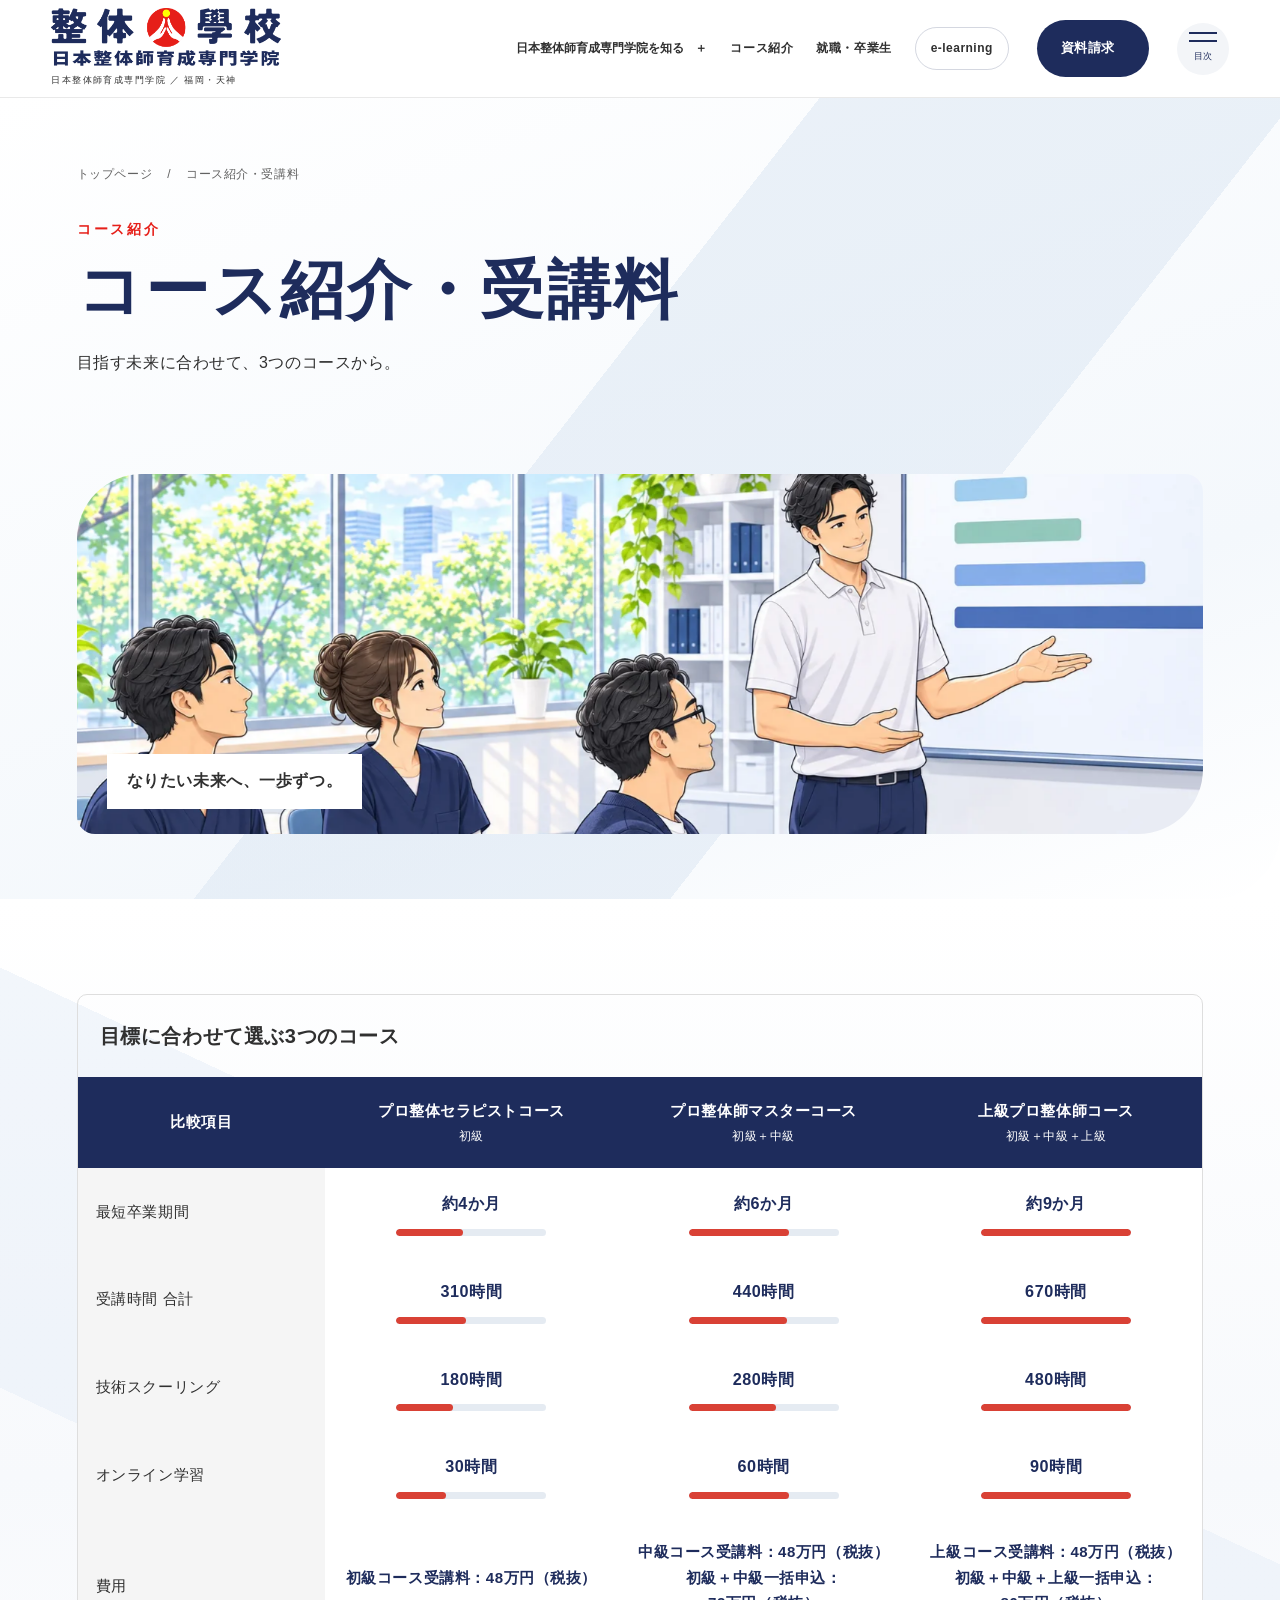
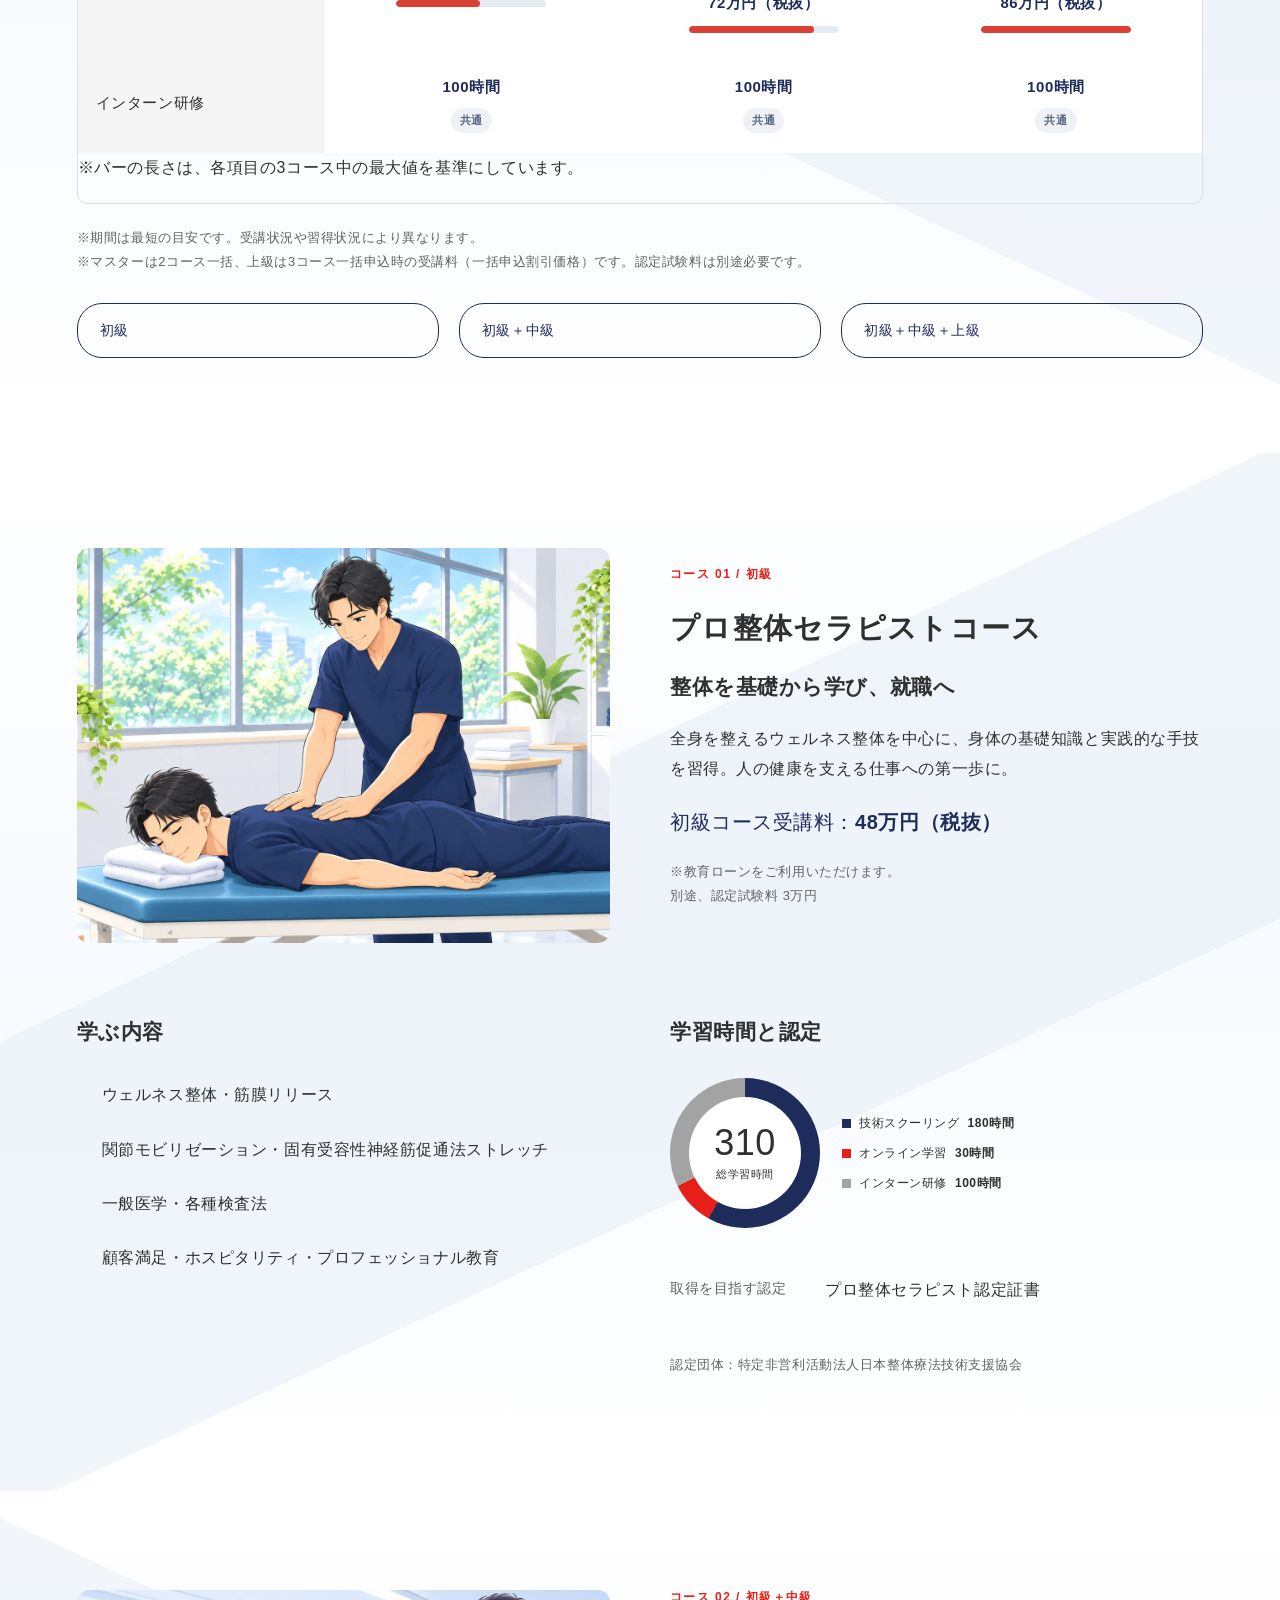
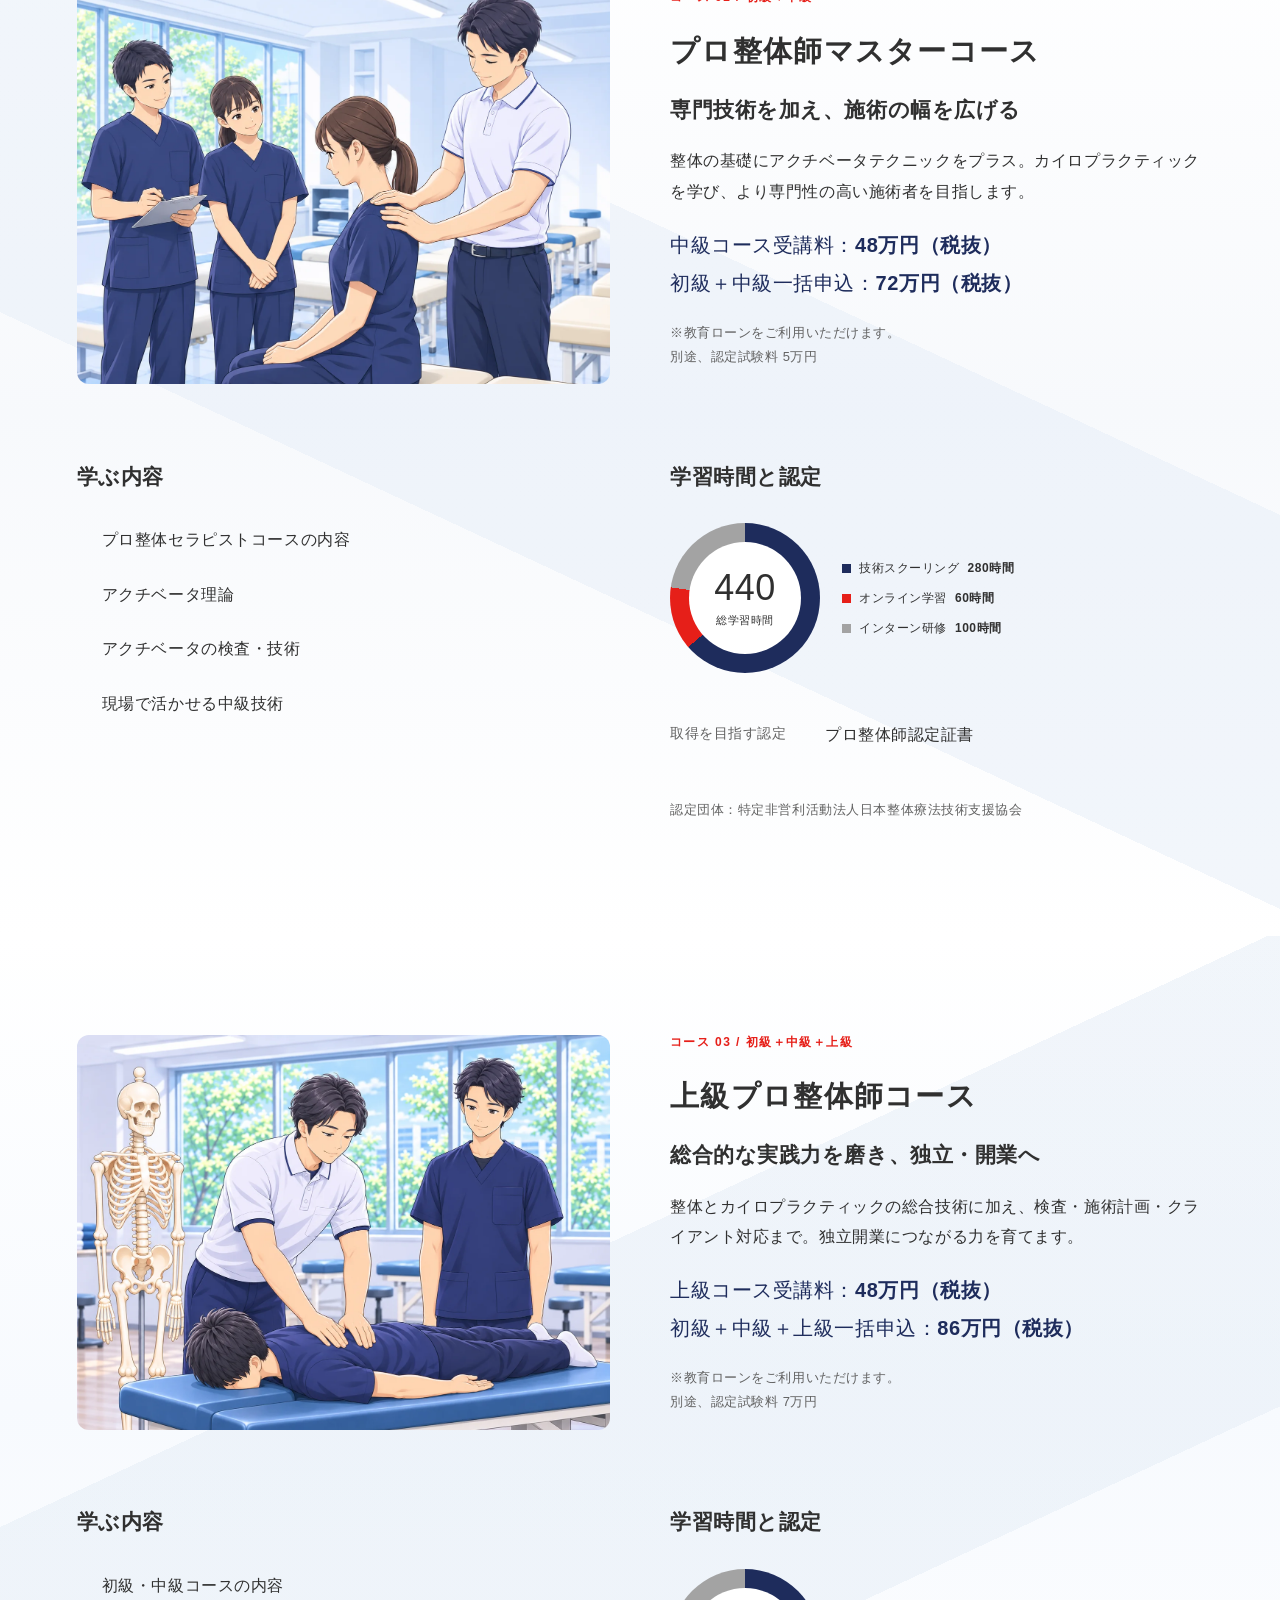
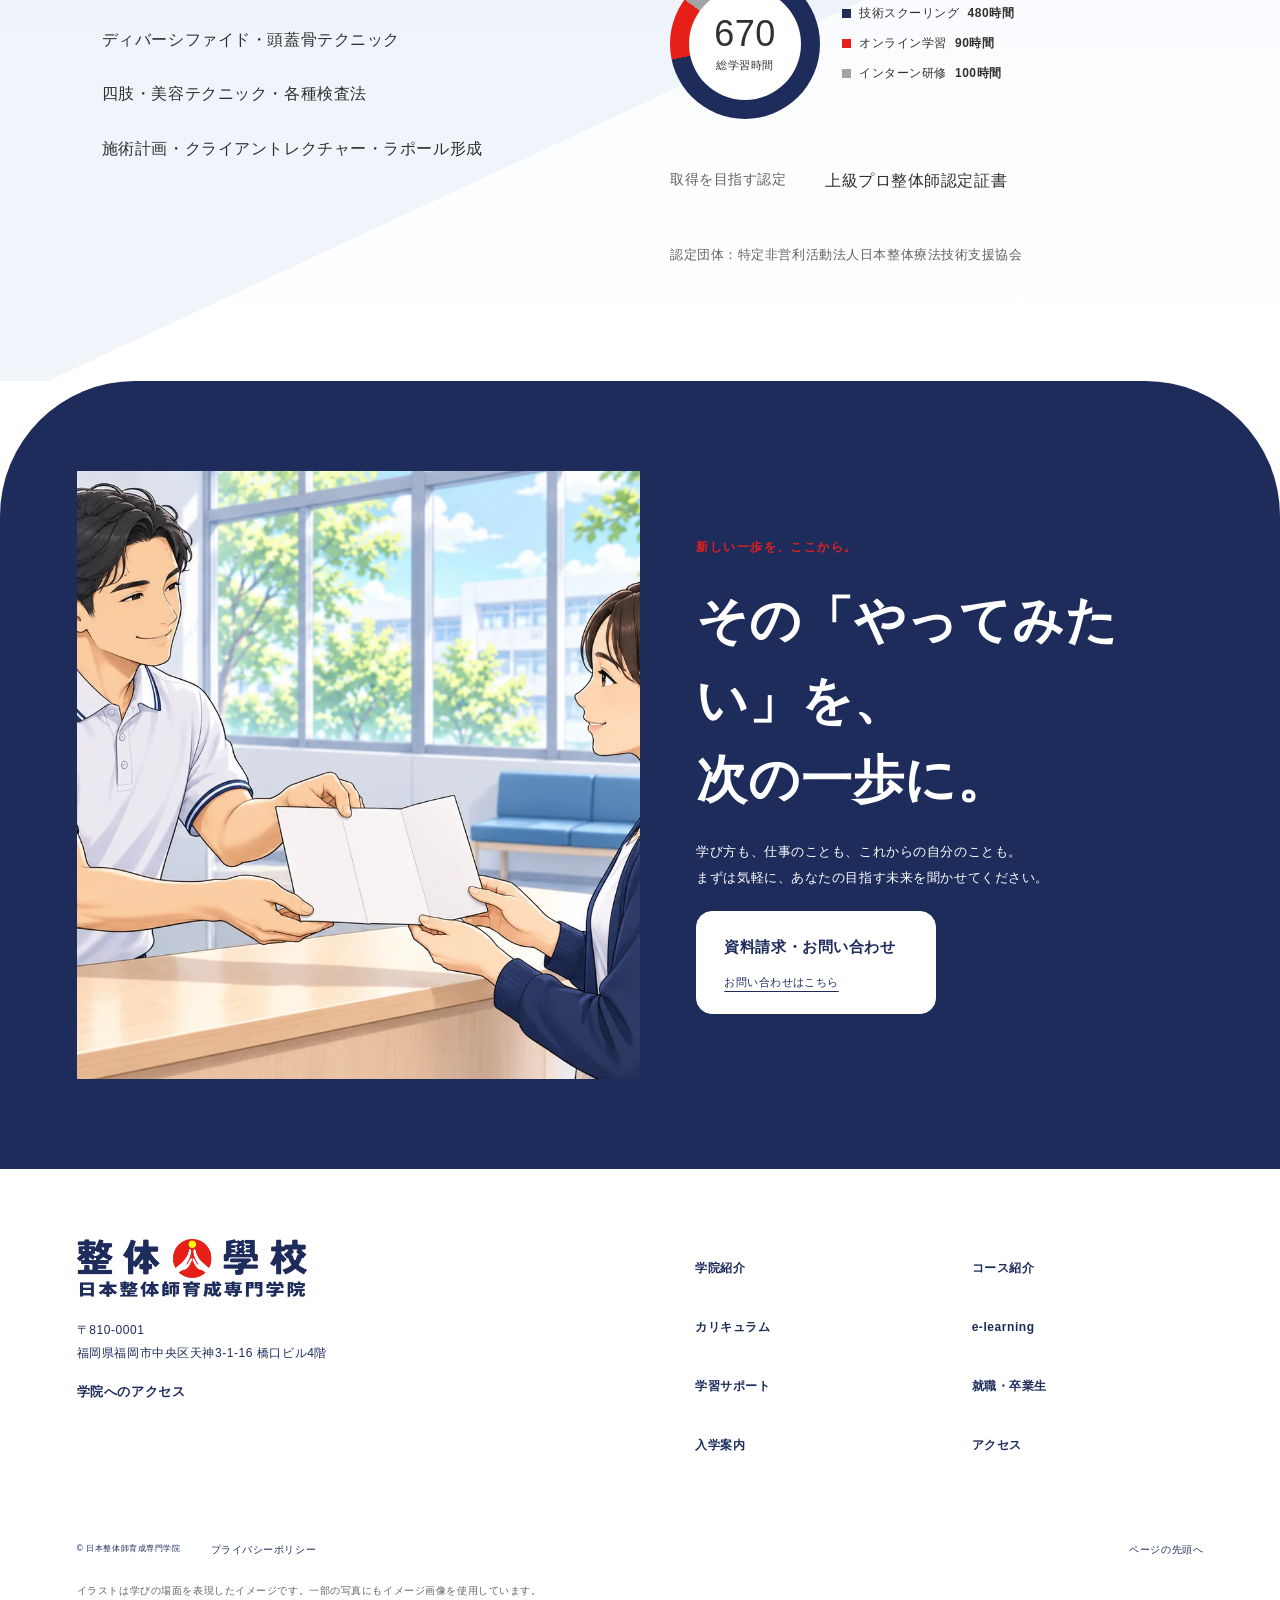
<file: courses.html>
<!DOCTYPE html>

<html lang="ja"><head><meta content="noindex,nofollow,noarchive" name="robots"/><meta charset="utf-8"/><meta content="width=device-width,initial-scale=1" name="viewport"/><title>コース紹介・受講料｜日本整体師育成専門学院 整体人学院</title><meta content="プロ整体セラピスト・プロ整体師マスター・上級プロ整体師。3コースの受講時間、学習内容、受講料を比較できます。" name="description"/><meta content="#1e2c5c" name="theme-color"/><link href="assets/favicon.png" rel="icon"/><link href="styles.css?v=5" rel="stylesheet"/><link href="campus.css?v=5" rel="stylesheet"/><link href="scroll-motion.css?v=20260928-1" rel="stylesheet"/><link href="people-showcase.css?v=20260930-11" rel="stylesheet"/><link href="founder-showcase.css?v=20260929-1" rel="stylesheet"/><link href="typography-v6.css?v=20260930-7" rel="stylesheet"/><link href="e-learning-entry.css?v=20260930-1" rel="stylesheet"/><script defer="" src="campus.js?v=5"></script><script defer="" src="people-showcase.js?v=20260930-12"></script><link href="editorial-v7.css" rel="stylesheet"/><script defer="" src="editorial-v7.js"></script><link href="brand-v8.css" rel="stylesheet"/><script defer="" src="brand-v8.js"></script><link href="illustrated-v10.css" rel="stylesheet"/><script defer="" src="illustrated-v10.js"></script><link href="v13-background.css" rel="stylesheet"/></head><body class="v8-version campus-version c-detail page-courses" id="top"><a class="skip" href="#main">本文へスキップ</a><header class="c-header"><a class="c-brand" href="index.html"><img alt="整体人学院 日本整体師育成専門学院" height="858" src="assets/logo.webp" width="3438"/><span>日本整体師育成専門学院 ／ 福岡・天神</span></a><nav aria-label="主なページ" class="c-desktop"><div class="nav-group"><button aria-controls="school-menu" aria-expanded="false" type="button">日本整体師育成専門学院を知る <span>＋</span></button><div class="c-dropdown" hidden="" id="school-menu"><a href="school.html">学院紹介<span aria-hidden="true"></span></a><a href="courses.html">コース紹介<span aria-hidden="true"></span></a><a href="learning.html">カリキュラム<span aria-hidden="true"></span></a><a href="e-learning.html">e-learning<span aria-hidden="true"></span></a><a href="support.html">学習サポート<span aria-hidden="true"></span></a><a href="career.html">就職・卒業生<span aria-hidden="true"></span></a><a href="admissions.html">入学案内<span aria-hidden="true"></span></a><a href="access.html">アクセス<span aria-hidden="true"></span></a></div></div><a href="courses.html">コース紹介</a><a href="career.html">就職・卒業生</a><a class="c-elearning-nav" href="e-learning.html">e-learning</a></nav><a class="c-request" href="contact.html">資料請求 <span></span></a><button aria-controls="c-menu" aria-expanded="false" aria-label="メニューを開く" class="c-menu-button"><i></i><i></i><small>目次</small></button></header><div aria-label="サイトメニュー" aria-modal="true" class="c-menu" hidden="" id="c-menu" role="dialog"><button aria-label="メニューを閉じる" class="c-menu-close">閉じる ×</button><div><p>日本整体師育成専門学院 整体人学院</p><nav><a href="school.html">学院紹介<span aria-hidden="true"></span></a><a href="courses.html">コース紹介<span aria-hidden="true"></span></a><a href="learning.html">カリキュラム<span aria-hidden="true"></span></a><a href="e-learning.html">e-learning<span aria-hidden="true"></span></a><a href="support.html">学習サポート<span aria-hidden="true"></span></a><a href="career.html">就職・卒業生<span aria-hidden="true"></span></a><a href="admissions.html">入学案内<span aria-hidden="true"></span></a><a href="access.html">アクセス<span aria-hidden="true"></span></a><a href="contact.html">資料請求・お問い合わせ </a></nav></div></div><main id="main"><section class="page-intro"><div class="container"><div class="breadcrumbs"><a href="index.html">トップページ</a><span>/</span>コース紹介・受講料</div><p>コース紹介</p><h1>コース紹介・受講料</h1><div>目指す未来に合わせて、3つのコースから。</div></div><figure class="detail-cover"><img alt="講師がコースの違いを説明する場面のイラスト" class="" decoding="async" loading="lazy" src="illustrations-v15/courses-cover.webp"/><figcaption>なりたい未来へ、一歩ずつ。</figcaption></figure></section><section class="section container"><div aria-label="3コース比較表（横にスクロールできます）" class="table-scroll" role="region" tabindex="0"><table class="visual-comparison"><caption>目標に合わせて選ぶ3つのコース</caption><thead><tr><th scope="col">比較項目</th><th scope="col">プロ整体セラピストコース<small>初級</small></th><th scope="col">プロ整体師マスターコース<small>初級＋中級</small></th><th scope="col">上級プロ整体師コース<small>初級＋中級＋上級</small></th></tr></thead><tbody><tr><th scope="row">最短卒業期間</th><td><span class="compare-value">約4か月</span><span aria-hidden="true" class="compare-track"><span class="compare-bar" style="width:44.44%"></span></span></td><td><span class="compare-value">約6か月</span><span aria-hidden="true" class="compare-track"><span class="compare-bar" style="width:66.67%"></span></span></td><td><span class="compare-value">約9か月</span><span aria-hidden="true" class="compare-track"><span class="compare-bar" style="width:100.00%"></span></span></td></tr><tr><th scope="row">受講時間 合計</th><td><span class="compare-value">310時間</span><span aria-hidden="true" class="compare-track"><span class="compare-bar" style="width:46.27%"></span></span></td><td><span class="compare-value">440時間</span><span aria-hidden="true" class="compare-track"><span class="compare-bar" style="width:65.67%"></span></span></td><td><span class="compare-value">670時間</span><span aria-hidden="true" class="compare-track"><span class="compare-bar" style="width:100.00%"></span></span></td></tr><tr><th scope="row">技術スクーリング</th><td><span class="compare-value">180時間</span><span aria-hidden="true" class="compare-track"><span class="compare-bar" style="width:37.50%"></span></span></td><td><span class="compare-value">280時間</span><span aria-hidden="true" class="compare-track"><span class="compare-bar" style="width:58.33%"></span></span></td><td><span class="compare-value">480時間</span><span aria-hidden="true" class="compare-track"><span class="compare-bar" style="width:100.00%"></span></span></td></tr><tr><th scope="row">オンライン学習</th><td><span class="compare-value">30時間</span><span aria-hidden="true" class="compare-track"><span class="compare-bar" style="width:33.33%"></span></span></td><td><span class="compare-value">60時間</span><span aria-hidden="true" class="compare-track"><span class="compare-bar" style="width:66.67%"></span></span></td><td><span class="compare-value">90時間</span><span aria-hidden="true" class="compare-track"><span class="compare-bar" style="width:100.00%"></span></span></td></tr><tr><th scope="row">費用</th><td class="compare-fee"><span class="compare-value">初級コース受講料：<span class="nw">48万円（税抜）</span></span><span aria-hidden="true" class="compare-track"><span class="compare-bar" style="width:55.81%"></span></span></td><td class="compare-fee"><span class="compare-value">中級コース受講料：<span class="nw">48万円（税抜）</span><br/>初級＋中級一括申込：<span class="nw">72万円（税抜）</span></span><span aria-hidden="true" class="compare-track"><span class="compare-bar" style="width:83.72%"></span></span></td><td class="compare-fee"><span class="compare-value">上級コース受講料：<span class="nw">48万円（税抜）</span><br/>初級＋中級＋上級一括申込：<span class="nw">86万円（税抜）</span></span><span aria-hidden="true" class="compare-track"><span class="compare-bar" style="width:100.00%"></span></span></td></tr><tr><th scope="row">インターン研修</th><td>100時間</td><td>100時間</td><td>100時間</td></tr></tbody></table><p class="compare-bar-note">※バーの長さは、各項目の3コース中の最大値を基準にしています。</p></div><p class="note">※期間は最短の目安です。受講状況や習得状況により異なります。<br/>※マスターは2コース一括、上級は3コース一括申込時の受講料（一括申込割引価格）です。認定試験料は別途必要です。</p><div class="jump-links"><a href="#therapist">初級 <span></span></a><a href="#master">初級＋中級 <span></span></a><a href="#advanced">初級＋中級＋上級 <span></span></a></div></section><section class="section course-detail pale" id="therapist"><div class="container"><div class="detail-grid"><div><img alt="初級の基本実技を練習する場面のイラスト" class="" decoding="async" loading="lazy" src="illustrations-v15/course-therapist.webp"/></div><div><p class="eyebrow">コース 01 / 初級</p><h2>プロ整体セラピストコース</h2><h3>整体を基礎から学び、就職へ</h3><p>全身を整えるウェルネス整体を中心に、身体の基礎知識と実践的な手技を習得。人の健康を支える仕事への第一歩に。</p><p class="price-lines"><span class="pl">初級コース受講料：<b>48万円（税抜）</b></span></p><p class="note">※教育ローンをご利用いただけます。<br/>別途、認定試験料 3万円</p></div></div><div class="detail-grid curriculum-detail"><div><h3>学ぶ内容</h3><ul class="check-list"><li>ウェルネス整体・筋膜リリース</li><li>関節モビリゼーション・固有受容性神経筋促通法ストレッチ</li><li>一般医学・各種検査法</li><li>顧客満足・ホスピタリティ・プロフェッショナル教育</li></ul></div><div><h3>学習時間と認定</h3><figure class="v7-chart" data-chart=""><div aria-label="総学習時間310時間。技術スクーリング180時間、オンライン学習30時間、インターン研修100時間" class="v7-donut" role="img" style="--a:58.06451612903226%;--b:67.74193548387098%"><div><strong>310</strong><span>総学習時間</span></div></div><figcaption><span><i></i>技術スクーリング <b>180時間</b></span><span><i></i>オンライン学習 <b>30時間</b></span><span><i></i>インターン研修 <b>100時間</b></span></figcaption></figure><dl class="info-list"><div><dt>取得を目指す認定</dt><dd>プロ整体セラピスト認定証書</dd></div></dl><p class="note">認定団体：特定非営利活動法人日本整体療法技術支援協会</p></div></div></div></section><section class="section course-detail" id="master"><div class="container"><div class="detail-grid"><div><img alt="中級の技術を講師に見てもらいながら学ぶ場面のイラスト" class="" decoding="async" loading="lazy" src="illustrations-v15/course-master.webp"/></div><div><p class="eyebrow">コース 02 / 初級＋中級</p><h2>プロ整体師マスターコース</h2><h3>専門技術を加え、施術の幅を広げる</h3><p>整体の基礎にアクチベータテクニックをプラス。カイロプラクティックを学び、より専門性の高い施術者を目指します。</p><p class="price-lines"><span class="pl">中級コース受講料：<b>48万円（税抜）</b></span><span class="pl">初級＋中級一括申込：<b>72万円（税抜）</b></span></p><p class="note">※教育ローンをご利用いただけます。<br/>別途、認定試験料 5万円</p></div></div><div class="detail-grid curriculum-detail"><div><h3>学ぶ内容</h3><ul class="check-list"><li>プロ整体セラピストコースの内容</li><li>アクチベータ理論</li><li>アクチベータの検査・技術</li><li>現場で活かせる中級技術</li></ul></div><div><h3>学習時間と認定</h3><figure class="v7-chart" data-chart=""><div aria-label="総学習時間440時間。技術スクーリング280時間、オンライン学習60時間、インターン研修100時間" class="v7-donut" role="img" style="--a:63.63636363636363%;--b:77.27272727272727%"><div><strong>440</strong><span>総学習時間</span></div></div><figcaption><span><i></i>技術スクーリング <b>280時間</b></span><span><i></i>オンライン学習 <b>60時間</b></span><span><i></i>インターン研修 <b>100時間</b></span></figcaption></figure><dl class="info-list"><div><dt>取得を目指す認定</dt><dd>プロ整体師認定証書</dd></div></dl><p class="note">認定団体：特定非営利活動法人日本整体療法技術支援協会</p></div></div></div></section><section class="section course-detail pale" id="advanced"><div class="container"><div class="detail-grid"><div><img alt="上級の技術を実践的に学ぶ場面のイラスト" class="" decoding="async" loading="lazy" src="illustrations-v15/course-advanced.webp"/></div><div><p class="eyebrow">コース 03 / 初級＋中級＋上級</p><h2>上級プロ整体師コース</h2><h3>総合的な実践力を磨き、独立・開業へ</h3><p>整体とカイロプラクティックの総合技術に加え、検査・施術計画・クライアント対応まで。独立開業につながる力を育てます。</p><p class="price-lines"><span class="pl">上級コース受講料：<b>48万円（税抜）</b></span><span class="pl">初級＋中級＋上級一括申込：<b>86万円（税抜）</b></span></p><p class="note">※教育ローンをご利用いただけます。<br/>別途、認定試験料 7万円</p></div></div><div class="detail-grid curriculum-detail"><div><h3>学ぶ内容</h3><ul class="check-list"><li>初級・中級コースの内容</li><li>ディバーシファイド・頭蓋骨テクニック</li><li>四肢・美容テクニック・各種検査法</li><li>施術計画・クライアントレクチャー・ラポール形成</li></ul></div><div><h3>学習時間と認定</h3><figure class="v7-chart" data-chart=""><div aria-label="総学習時間670時間。技術スクーリング480時間、オンライン学習90時間、インターン研修100時間" class="v7-donut" role="img" style="--a:71.64179104477611%;--b:85.07462686567163%"><div><strong>670</strong><span>総学習時間</span></div></div><figcaption><span><i></i>技術スクーリング <b>480時間</b></span><span><i></i>オンライン学習 <b>90時間</b></span><span><i></i>インターン研修 <b>100時間</b></span></figcaption></figure><dl class="info-list"><div><dt>取得を目指す認定</dt><dd>上級プロ整体師認定証書</dd></div></dl><p class="note">認定団体：特定非営利活動法人日本整体療法技術支援協会</p></div></div></div></section></main><section class="c-contact"><div class="c-contact-photo"><img alt="受付で資料を受け取る場面のイラスト" class="" decoding="async" loading="lazy" src="illustrations-v15/cta-welcome.webp"/></div><div class="c-contact-copy" data-reveal=""><p class="c-label">新しい一歩を、ここから。</p><h2>その「やってみたい」を、<br/>次の一歩に。</h2><p>学び方も、仕事のことも、これからの自分のことも。<br/>まずは気軽に、あなたの目指す未来を聞かせてください。</p><a class="c-button" href="contact.html"><span class="v8-card-title">資料請求・お問い合わせ</span><span class="v8-card-more">お問い合わせはこちら</span></a></div></section><footer class="c-footer"><div class="c-footer-top"><div><a class="c-brand" href="index.html"><img alt="整体人学院 日本整体師育成専門学院" height="858" src="assets/logo.webp" width="3438"/></a><p>〒810-0001<br/>福岡県福岡市中央区天神3-1-16 橋口ビル4階</p><a href="access.html">学院へのアクセス </a></div><nav aria-label="フッターナビゲーション"><a href="school.html">学院紹介<span aria-hidden="true"></span></a><a href="courses.html">コース紹介<span aria-hidden="true"></span></a><a href="learning.html">カリキュラム<span aria-hidden="true"></span></a><a href="e-learning.html">e-learning<span aria-hidden="true"></span></a><a href="support.html">学習サポート<span aria-hidden="true"></span></a><a href="career.html">就職・卒業生<span aria-hidden="true"></span></a><a href="admissions.html">入学案内<span aria-hidden="true"></span></a><a href="access.html">アクセス<span aria-hidden="true"></span></a></nav></div><div class="c-footer-bottom"><small>© 日本整体師育成専門学院</small><a href="https://tb-cc.jp/lp/privacy-policy.html">プライバシーポリシー</a><a href="#top">ページの先頭へ </a></div><p class="c-image-note">イラストは学びの場面を表現したイメージです。一部の写真にもイメージ画像を使用しています。</p></footer><a class="c-mobile-request" href="contact.html">資料請求・お問い合わせ </a></body></html>
</file>
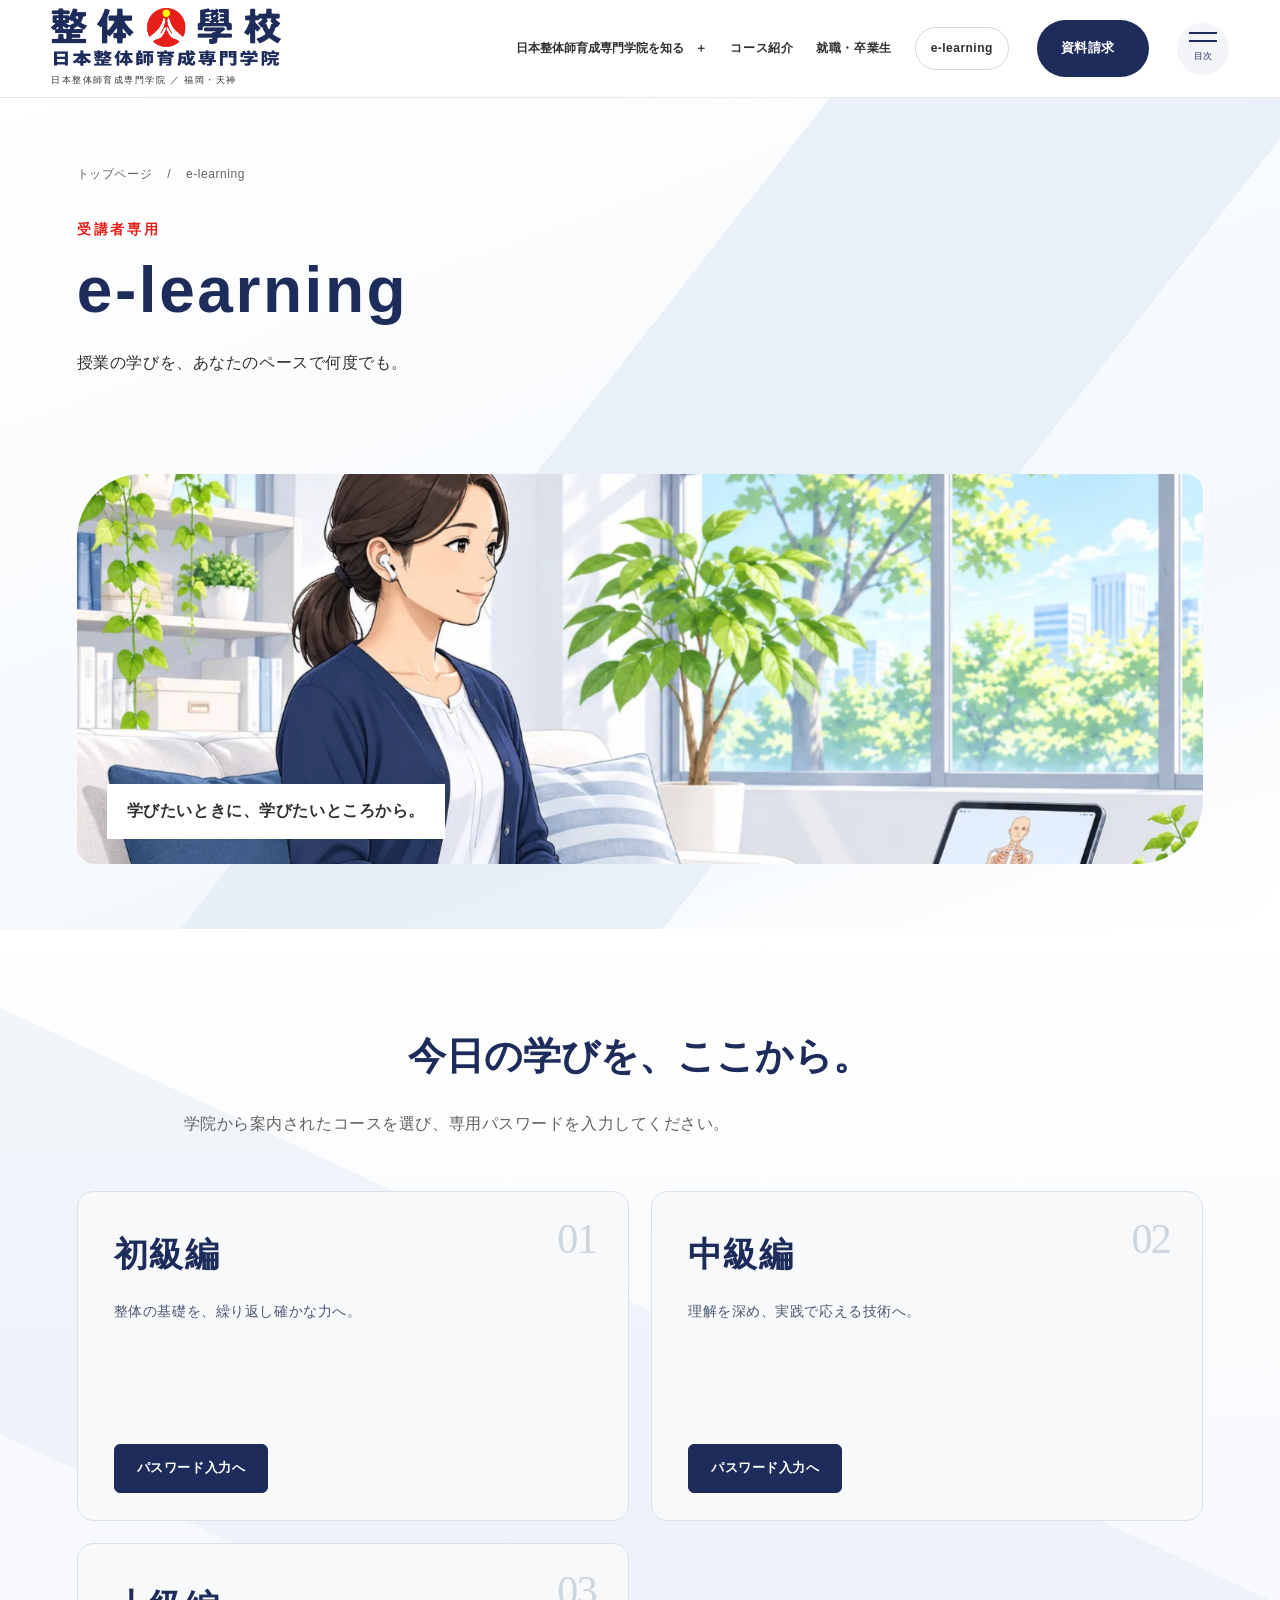
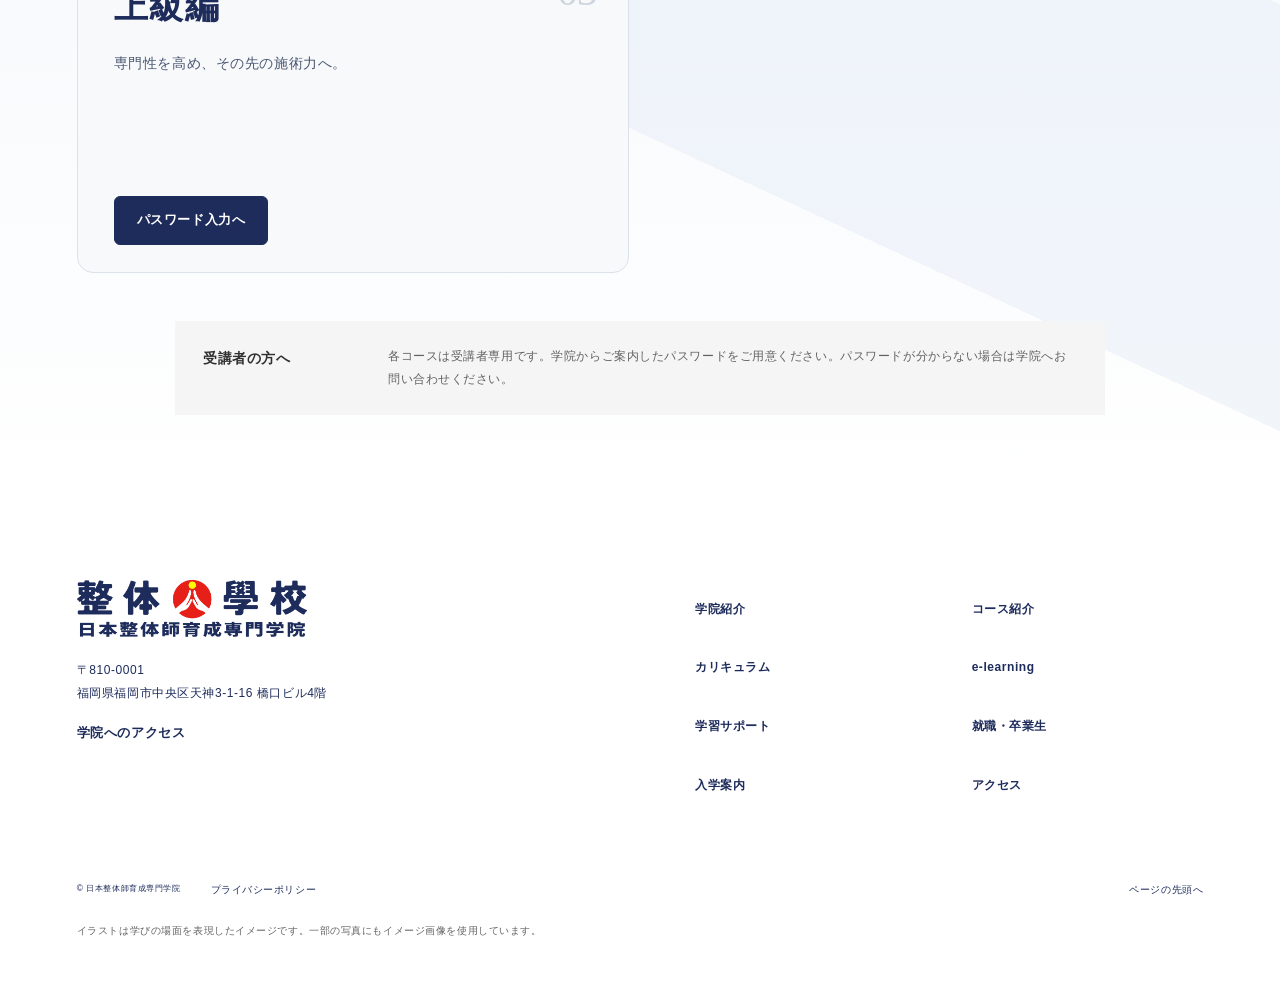
<file: e-learning.html>
<!DOCTYPE html>

<html lang="ja"><head><meta content="noindex,nofollow,noarchive" name="robots"/>
<meta charset="utf-8"/>
<meta content="width=device-width,initial-scale=1" name="viewport"/>
<title>e-learning｜日本整体師育成専門学院 整体人学院</title>
<meta content="日本整体師育成専門学院受講者専用e-learning。初級編・中級編・上級編から受講コースを選択し、専用パスワードで学習室へ進めます。" name="description"/>
<meta content="#1e2c5c" name="theme-color"/>
<link href="assets/favicon.png" rel="icon"/>
<link href="styles.css?v=5" rel="stylesheet"/><link href="campus.css?v=5" rel="stylesheet"/><link href="scroll-motion.css?v=20260928-1" rel="stylesheet"/><link href="people-showcase.css?v=20260930-11" rel="stylesheet"/><link href="founder-showcase.css?v=20260929-1" rel="stylesheet"/><link href="typography-v6.css?v=20260930-7" rel="stylesheet"/><link href="e-learning-entry.css?v=20260930-1" rel="stylesheet"/><script defer="" src="campus.js?v=5"></script><script defer="" src="people-showcase.js?v=20260930-12"></script><link href="editorial-v7.css" rel="stylesheet"/><script defer="" src="editorial-v7.js"></script><link href="brand-v8.css" rel="stylesheet"/><script defer="" src="brand-v8.js"></script><link href="illustrated-v10.css" rel="stylesheet"/><script defer="" src="illustrated-v10.js"></script><link href="v13-background.css" rel="stylesheet"/></head><body class="v8-version campus-version c-detail page-e-learning" id="top"><a class="skip" href="#main">本文へスキップ</a><header class="c-header"><a class="c-brand" href="index.html"><img alt="整体人学院 日本整体師育成専門学院" height="858" src="assets/logo.webp" width="3438"/><span>日本整体師育成専門学院 ／ 福岡・天神</span></a><nav aria-label="主なページ" class="c-desktop"><div class="nav-group"><button aria-controls="school-menu" aria-expanded="false" type="button">日本整体師育成専門学院を知る <span>＋</span></button><div class="c-dropdown" hidden="" id="school-menu"><a href="school.html">学院紹介<span aria-hidden="true"></span></a><a href="courses.html">コース紹介<span aria-hidden="true"></span></a><a href="learning.html">カリキュラム<span aria-hidden="true"></span></a><a href="e-learning.html">e-learning<span aria-hidden="true"></span></a><a href="support.html">学習サポート<span aria-hidden="true"></span></a><a href="career.html">就職・卒業生<span aria-hidden="true"></span></a><a href="admissions.html">入学案内<span aria-hidden="true"></span></a><a href="access.html">アクセス<span aria-hidden="true"></span></a></div></div><a href="courses.html">コース紹介</a><a href="career.html">就職・卒業生</a><a class="c-elearning-nav" href="e-learning.html">e-learning</a></nav><a class="c-request" href="contact.html">資料請求 <span></span></a><button aria-controls="c-menu" aria-expanded="false" aria-label="メニューを開く" class="c-menu-button"><i></i><i></i><small>目次</small></button></header><div aria-label="サイトメニュー" aria-modal="true" class="c-menu" hidden="" id="c-menu" role="dialog"><button aria-label="メニューを閉じる" class="c-menu-close">閉じる ×</button><div><p>日本整体師育成専門学院 整体人学院</p><nav><a href="school.html">学院紹介<span aria-hidden="true"></span></a><a href="courses.html">コース紹介<span aria-hidden="true"></span></a><a href="learning.html">カリキュラム<span aria-hidden="true"></span></a><a href="e-learning.html">e-learning<span aria-hidden="true"></span></a><a href="support.html">学習サポート<span aria-hidden="true"></span></a><a href="career.html">就職・卒業生<span aria-hidden="true"></span></a><a href="admissions.html">入学案内<span aria-hidden="true"></span></a><a href="access.html">アクセス<span aria-hidden="true"></span></a><a href="contact.html">資料請求・お問い合わせ </a></nav></div></div><main id="main">
<section class="page-intro elearning-intro">
<div class="container">
<div class="breadcrumbs"><a href="index.html">トップページ</a><span>/</span>e-learning</div>
<p>受講者専用</p>
<h1>e-learning</h1>
<div>授業の学びを、あなたのペースで何度でも。</div>
</div>
<figure class="detail-cover">
<img alt="自宅でe-learningを受講する場面のイラスト" decoding="async" loading="eager" src="illustrations-v15/elearning-home.webp"/>
<figcaption>学びたいときに、学びたいところから。</figcaption>
</figure>
</section>
<section class="section elearning-select">
<div class="container">
<div class="section-title" data-reveal="">
<h2>今日の学びを、ここから。</h2>
<div>学院から案内されたコースを選び、専用パスワードを入力してください。</div>
</div>
<div aria-label="e-learningコース選択" class="elearning-course-grid">
<a class="elearning-course-card is-beginner" data-reveal="" href="e-learning/beginner/index.php" style="--delay:0ms">
<span class="elearning-course-number">01</span>
<h2>初級編</h2>
<span class="elearning-course-copy">整体の基礎を、繰り返し確かな力へ。</span>
<span class="elearning-enter">パスワード入力へ <b aria-hidden="true"></b></span>
</a>
<a class="elearning-course-card is-intermediate" data-reveal="" href="e-learning/intermediate/index.php" style="--delay:80ms">
<span class="elearning-course-number">02</span>
<h2>中級編</h2>
<span class="elearning-course-copy">理解を深め、実践で応える技術へ。</span>
<span class="elearning-enter">パスワード入力へ <b aria-hidden="true"></b></span>
</a>
<a class="elearning-course-card is-advanced" data-reveal="" href="e-learning/advanced/index.php" style="--delay:160ms">
<span class="elearning-course-number">03</span>
<h2>上級編</h2>
<span class="elearning-course-copy">専門性を高め、その先の施術力へ。</span>
<span class="elearning-enter">パスワード入力へ <b aria-hidden="true"></b></span>
</a>
</div>
<aside class="elearning-notice" data-reveal="">
<strong>受講者の方へ</strong>
<p>各コースは受講者専用です。学院からご案内したパスワードをご用意ください。パスワードが分からない場合は学院へお問い合わせください。</p>
</aside>
</div>
</section>
</main><footer class="c-footer"><div class="c-footer-top"><div><a class="c-brand" href="index.html"><img alt="整体人学院 日本整体師育成専門学院" height="858" src="assets/logo.webp" width="3438"/></a><p>〒810-0001<br/>福岡県福岡市中央区天神3-1-16 橋口ビル4階</p><a href="access.html">学院へのアクセス </a></div><nav aria-label="フッターナビゲーション"><a href="school.html">学院紹介<span aria-hidden="true"></span></a><a href="courses.html">コース紹介<span aria-hidden="true"></span></a><a href="learning.html">カリキュラム<span aria-hidden="true"></span></a><a href="e-learning.html">e-learning<span aria-hidden="true"></span></a><a href="support.html">学習サポート<span aria-hidden="true"></span></a><a href="career.html">就職・卒業生<span aria-hidden="true"></span></a><a href="admissions.html">入学案内<span aria-hidden="true"></span></a><a href="access.html">アクセス<span aria-hidden="true"></span></a></nav></div><div class="c-footer-bottom"><small>© 日本整体師育成専門学院</small><a href="https://tb-cc.jp/lp/privacy-policy.html">プライバシーポリシー</a><a href="#top">ページの先頭へ </a></div><p class="c-image-note">イラストは学びの場面を表現したイメージです。一部の写真にもイメージ画像を使用しています。</p></footer><a class="c-mobile-request" href="contact.html">資料請求・お問い合わせ </a></body></html>
</file>
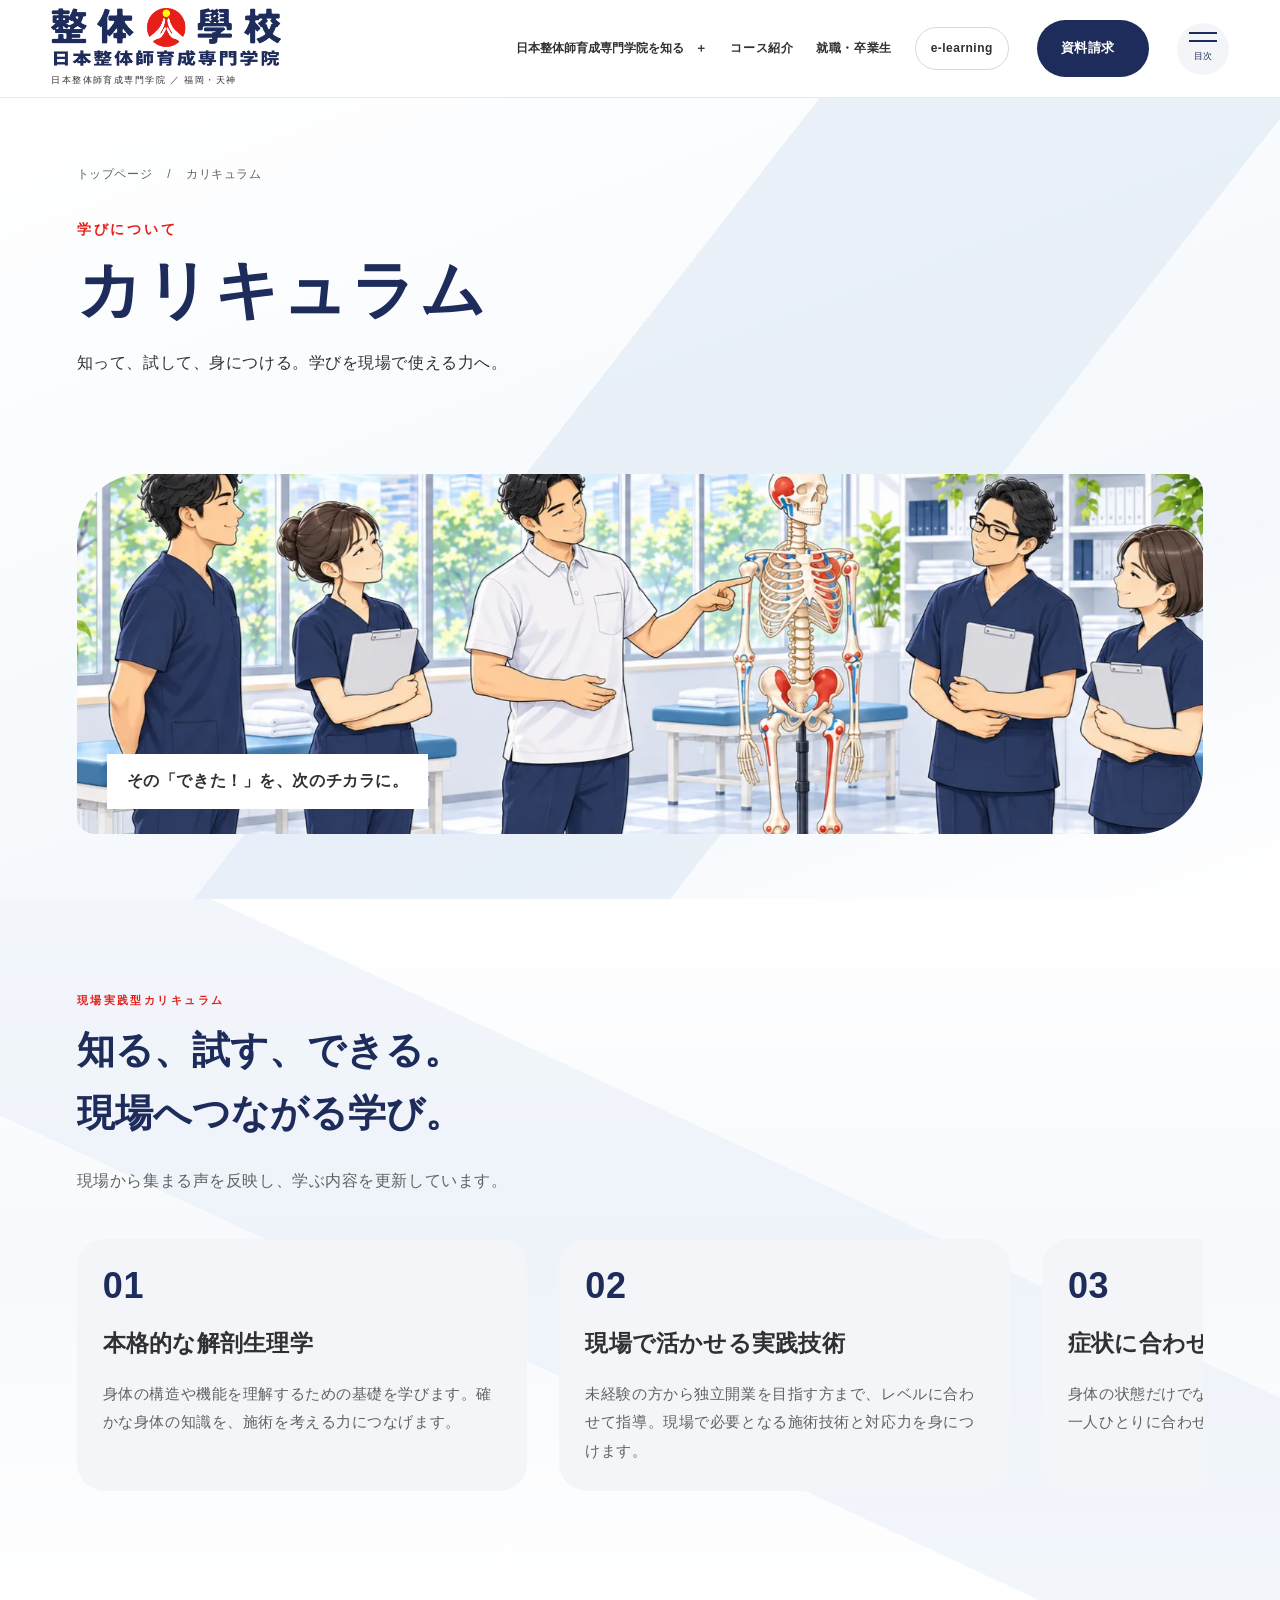
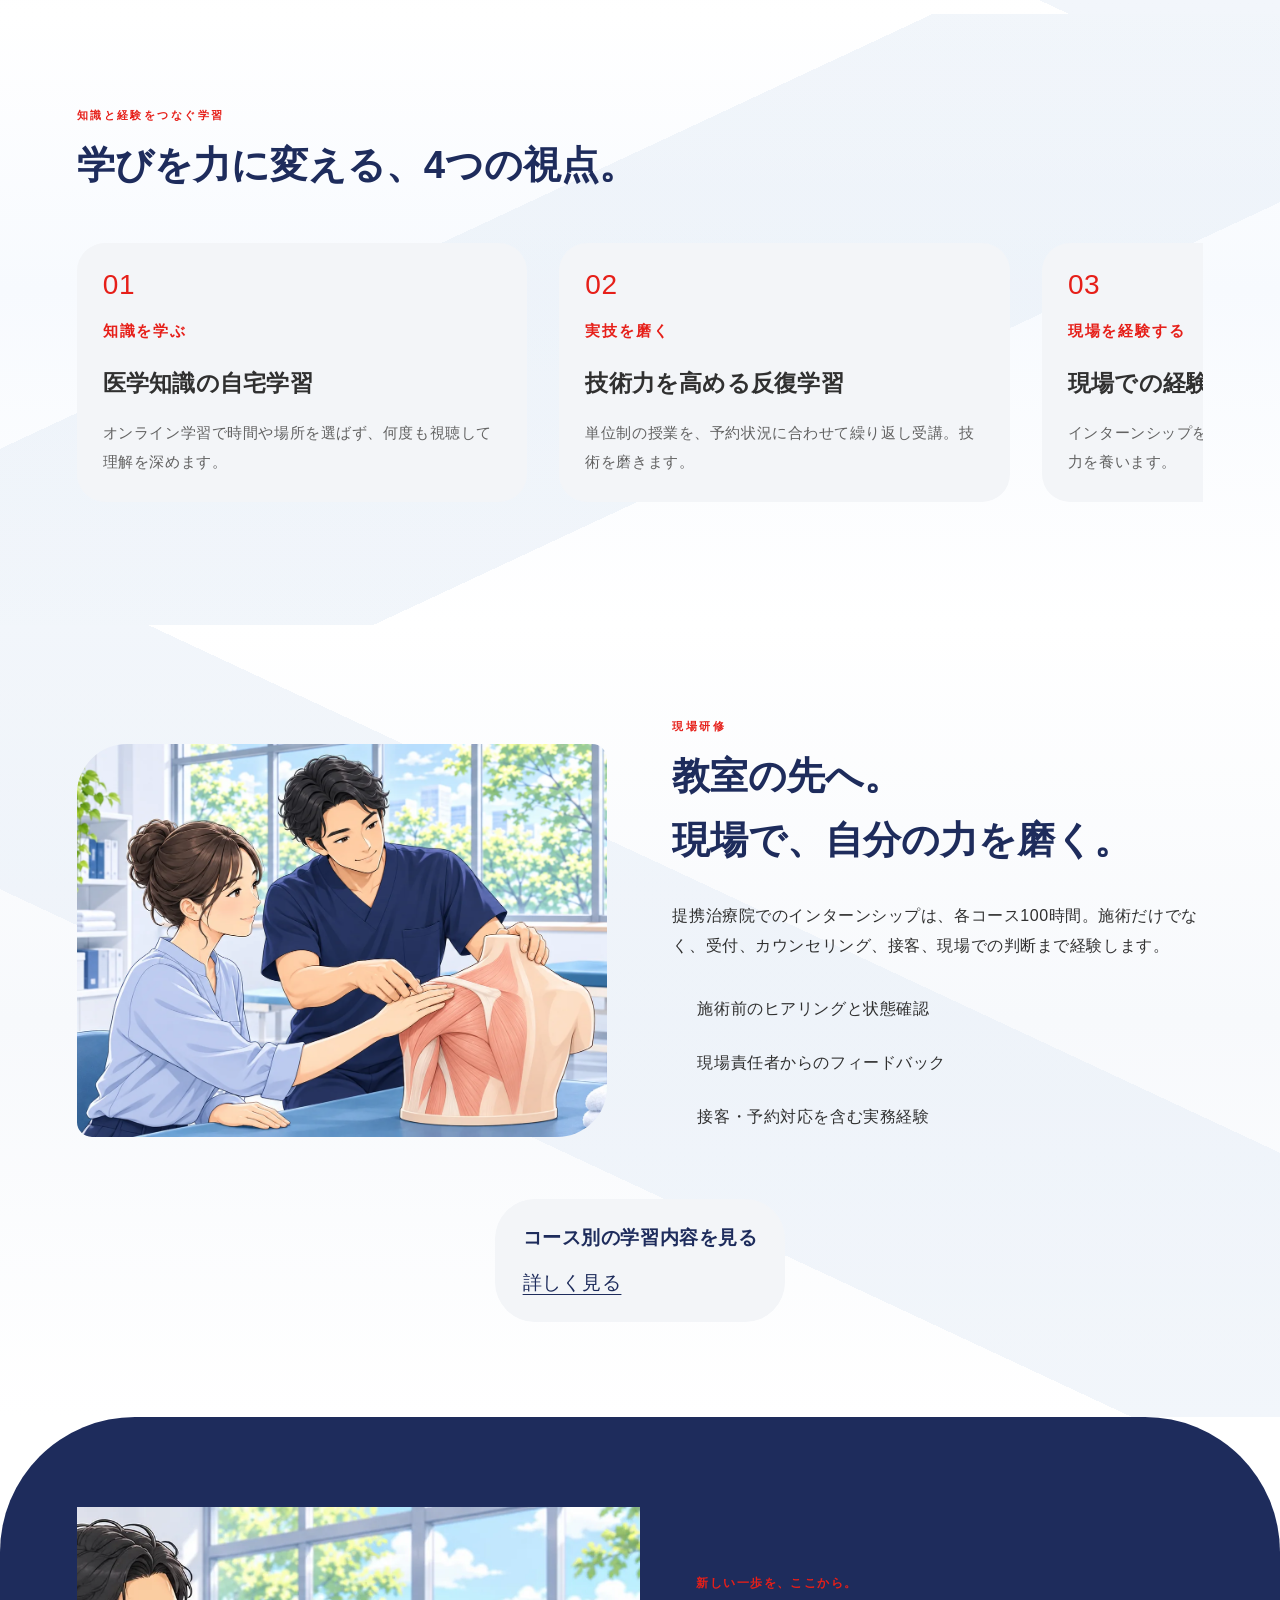
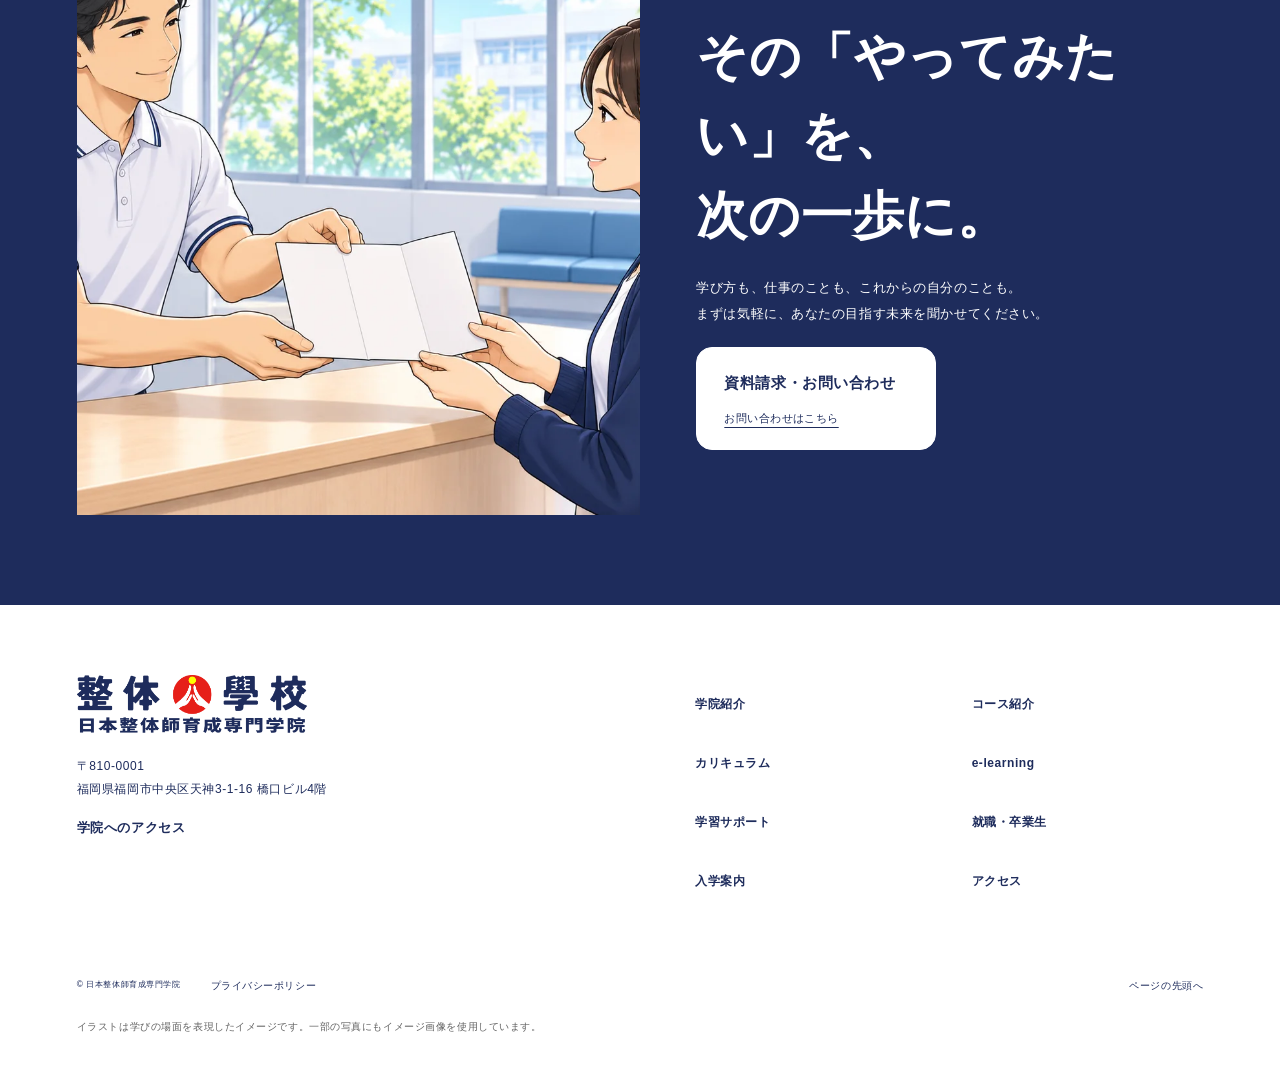
<file: learning.html>
<!DOCTYPE html>

<html lang="ja"><head><meta content="noindex,nofollow,noarchive" name="robots"/><meta charset="utf-8"/><meta content="width=device-width,initial-scale=1" name="viewport"/><title>カリキュラム・現場研修｜日本整体師育成専門学院 整体人学院</title><meta content="解剖生理学、実践技術、施術構成力、講師による指導。反復学習と100時間の現場研修を組み合わせた日本整体師育成専門学院のカリキュラム。" name="description"/><meta content="#1e2c5c" name="theme-color"/><link href="assets/favicon.png" rel="icon"/><link href="styles.css?v=5" rel="stylesheet"/><link href="campus.css?v=5" rel="stylesheet"/><link href="scroll-motion.css?v=20260928-1" rel="stylesheet"/><link href="people-showcase.css?v=20260930-11" rel="stylesheet"/><link href="founder-showcase.css?v=20260929-1" rel="stylesheet"/><link href="typography-v6.css?v=20260930-7" rel="stylesheet"/><link href="e-learning-entry.css?v=20260930-1" rel="stylesheet"/><script defer="" src="campus.js?v=5"></script><script defer="" src="people-showcase.js?v=20260930-12"></script><link href="editorial-v7.css" rel="stylesheet"/><script defer="" src="editorial-v7.js"></script><link href="brand-v8.css" rel="stylesheet"/><script defer="" src="brand-v8.js"></script><link href="illustrated-v10.css" rel="stylesheet"/><script defer="" src="illustrated-v10.js"></script><link href="v13-background.css" rel="stylesheet"/></head><body class="v8-version campus-version c-detail page-learning" id="top"><a class="skip" href="#main">本文へスキップ</a><header class="c-header"><a class="c-brand" href="index.html"><img alt="整体人学院 日本整体師育成専門学院" height="858" src="assets/logo.webp" width="3438"/><span>日本整体師育成専門学院 ／ 福岡・天神</span></a><nav aria-label="主なページ" class="c-desktop"><div class="nav-group"><button aria-controls="school-menu" aria-expanded="false" type="button">日本整体師育成専門学院を知る <span>＋</span></button><div class="c-dropdown" hidden="" id="school-menu"><a href="school.html">学院紹介<span aria-hidden="true"></span></a><a href="courses.html">コース紹介<span aria-hidden="true"></span></a><a href="learning.html">カリキュラム<span aria-hidden="true"></span></a><a href="e-learning.html">e-learning<span aria-hidden="true"></span></a><a href="support.html">学習サポート<span aria-hidden="true"></span></a><a href="career.html">就職・卒業生<span aria-hidden="true"></span></a><a href="admissions.html">入学案内<span aria-hidden="true"></span></a><a href="access.html">アクセス<span aria-hidden="true"></span></a></div></div><a href="courses.html">コース紹介</a><a href="career.html">就職・卒業生</a><a class="c-elearning-nav" href="e-learning.html">e-learning</a></nav><a class="c-request" href="contact.html">資料請求 <span></span></a><button aria-controls="c-menu" aria-expanded="false" aria-label="メニューを開く" class="c-menu-button"><i></i><i></i><small>目次</small></button></header><div aria-label="サイトメニュー" aria-modal="true" class="c-menu" hidden="" id="c-menu" role="dialog"><button aria-label="メニューを閉じる" class="c-menu-close">閉じる ×</button><div><p>日本整体師育成専門学院 整体人学院</p><nav><a href="school.html">学院紹介<span aria-hidden="true"></span></a><a href="courses.html">コース紹介<span aria-hidden="true"></span></a><a href="learning.html">カリキュラム<span aria-hidden="true"></span></a><a href="e-learning.html">e-learning<span aria-hidden="true"></span></a><a href="support.html">学習サポート<span aria-hidden="true"></span></a><a href="career.html">就職・卒業生<span aria-hidden="true"></span></a><a href="admissions.html">入学案内<span aria-hidden="true"></span></a><a href="access.html">アクセス<span aria-hidden="true"></span></a><a href="contact.html">資料請求・お問い合わせ </a></nav></div></div><main id="main"><section class="page-intro"><div class="container"><div class="breadcrumbs"><a href="index.html">トップページ</a><span>/</span>カリキュラム</div><p>学びについて</p><h1>カリキュラム</h1><div>知って、試して、身につける。学びを現場で使える力へ。</div></div><figure class="detail-cover"><img alt="人体模型を使って学ぶ場面のイラスト" class="" decoding="async" loading="lazy" src="illustrations-v15/learning-cover.webp"/><figcaption>その「できた！」を、次のチカラに。</figcaption></figure></section><section class="section container" id="curriculum"><div class="section-title"><p>現場実践型カリキュラム</p><h2>知る、試す、できる。<br/>現場へつながる学び。</h2><div>現場から集まる声を反映し、学ぶ内容を更新しています。</div></div><div aria-label="カリキュラムの各ステップ。横にスクロールできます" class="v7-step-rail numbered-grid" role="region" tabindex="0"><article><span>01</span><div><h3>本格的な解剖生理学</h3><p>身体の構造や機能を理解するための基礎を学びます。確かな身体の知識を、施術を考える力につなげます。</p></div></article><article><span>02</span><div><h3>現場で活かせる実践技術</h3><p>未経験の方から独立開業を目指す方まで、レベルに合わせて指導。現場で必要となる施術技術と対応力を身につけます。</p></div></article><article><span>03</span><div><h3>症状に合わせた施術構成力</h3><p>身体の状態だけでなく、悩みや生活背景にも目を向け、一人ひとりに合わせて施術を組み立てる力を育てます。</p></div></article><article><span>04</span><div><h3>臨床経験豊富な講師による指導</h3><p>現場で培われた知識と技術を学びます。理解できるまで丁寧に確認し、実践へとつなげます。</p></div></article></div></section><section class="section pale"><div class="container"><div class="section-title"><p>知識と経験をつなぐ学習</p><h2>学びを力に変える、4つの視点。</h2></div><div aria-label="学習の4つの視点。横にスクロールできます" class="v7-step-rail learning-cycle" role="region" tabindex="0"><article><p class="eyebrow">知識を学ぶ</p><h3>医学知識の自宅学習</h3><p>オンライン学習で時間や場所を選ばず、何度も視聴して理解を深めます。</p></article><article><p class="eyebrow">実技を磨く</p><h3>技術力を高める反復学習</h3><p>単位制の授業を、予約状況に合わせて繰り返し受講。技術を磨きます。</p></article><article><p class="eyebrow">現場を経験する</p><h3>現場での経験値向上</h3><p>インターンシップを通じ、教室だけでは得られない対応力を養います。</p></article><article><p class="eyebrow">振り返りを活かす</p><h3>不安や疑問の解消</h3><p>手の位置や圧の方向、身体の使い方まで講師が確認。その場で修正します。</p></article></div></div></section><section class="section container" id="internship"><div class="editorial-split"><img alt="先輩に教わりながら練習する場面のイラスト" class="" decoding="async" loading="lazy" src="illustrations-v15/learning-support.webp"/><div><div class="section-title"><p>現場研修</p><h2>教室の先へ。<br/>現場で、自分の力を磨く。</h2></div><p>提携治療院でのインターンシップは、各コース100時間。施術だけでなく、受付、カウンセリング、接客、現場での判断まで経験します。</p><ul class="check-list"><li>施術前のヒアリングと状態確認</li><li>現場責任者からのフィードバック</li><li>接客・予約対応を含む実務経験</li></ul></div></div><div class="center"><a class="link-button" href="courses.html"><span class="v8-card-title">コース別の学習内容を見る<span aria-hidden="true"></span></span><span class="v8-card-more">詳しく見る</span></a></div></section></main><section class="c-contact"><div class="c-contact-photo"><img alt="受付で資料を受け取る場面のイラスト" class="" decoding="async" loading="lazy" src="illustrations-v15/cta-welcome.webp"/></div><div class="c-contact-copy" data-reveal=""><p class="c-label">新しい一歩を、ここから。</p><h2>その「やってみたい」を、<br/>次の一歩に。</h2><p>学び方も、仕事のことも、これからの自分のことも。<br/>まずは気軽に、あなたの目指す未来を聞かせてください。</p><a class="c-button" href="contact.html"><span class="v8-card-title">資料請求・お問い合わせ</span><span class="v8-card-more">お問い合わせはこちら</span></a></div></section><footer class="c-footer"><div class="c-footer-top"><div><a class="c-brand" href="index.html"><img alt="整体人学院 日本整体師育成専門学院" height="858" src="assets/logo.webp" width="3438"/></a><p>〒810-0001<br/>福岡県福岡市中央区天神3-1-16 橋口ビル4階</p><a href="access.html">学院へのアクセス </a></div><nav aria-label="フッターナビゲーション"><a href="school.html">学院紹介<span aria-hidden="true"></span></a><a href="courses.html">コース紹介<span aria-hidden="true"></span></a><a href="learning.html">カリキュラム<span aria-hidden="true"></span></a><a href="e-learning.html">e-learning<span aria-hidden="true"></span></a><a href="support.html">学習サポート<span aria-hidden="true"></span></a><a href="career.html">就職・卒業生<span aria-hidden="true"></span></a><a href="admissions.html">入学案内<span aria-hidden="true"></span></a><a href="access.html">アクセス<span aria-hidden="true"></span></a></nav></div><div class="c-footer-bottom"><small>© 日本整体師育成専門学院</small><a href="https://tb-cc.jp/lp/privacy-policy.html">プライバシーポリシー</a><a href="#top">ページの先頭へ </a></div><p class="c-image-note">イラストは学びの場面を表現したイメージです。一部の写真にもイメージ画像を使用しています。</p></footer><a class="c-mobile-request" href="contact.html">資料請求・お問い合わせ </a></body></html>
</file>
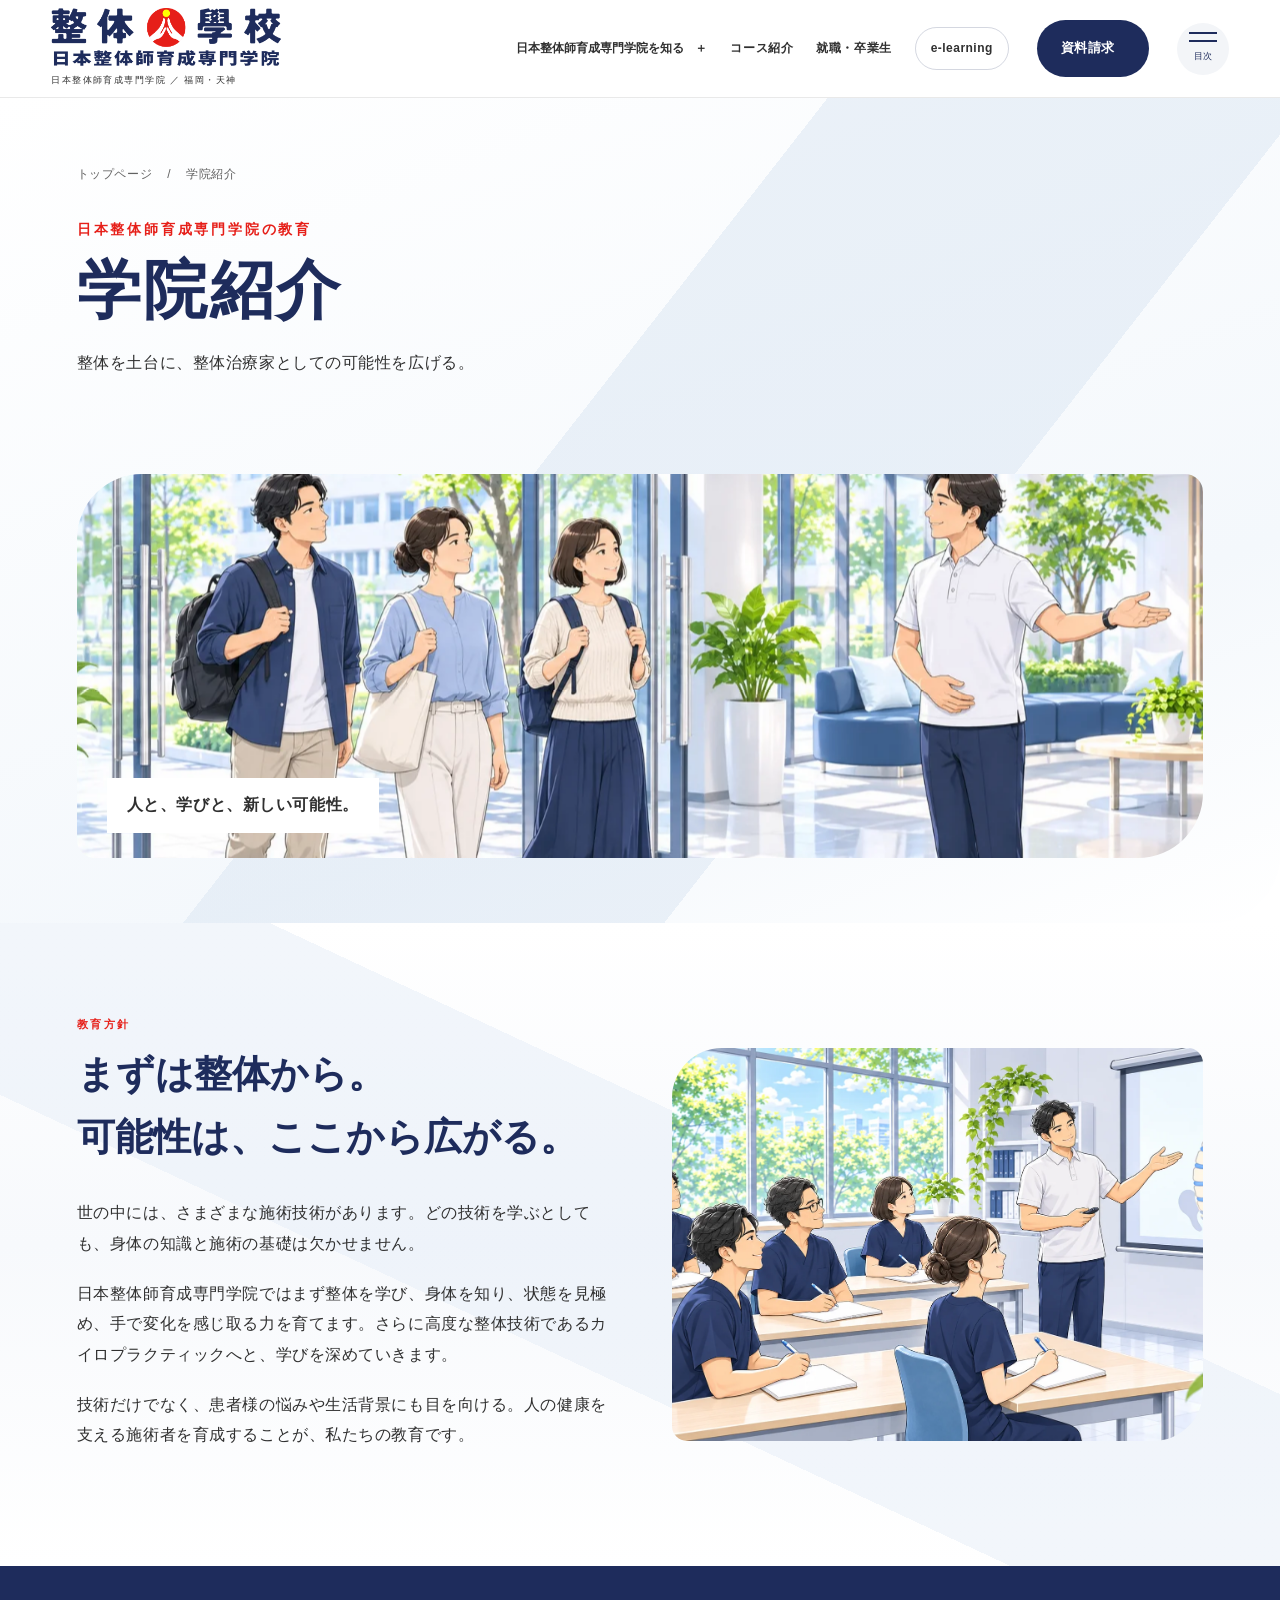
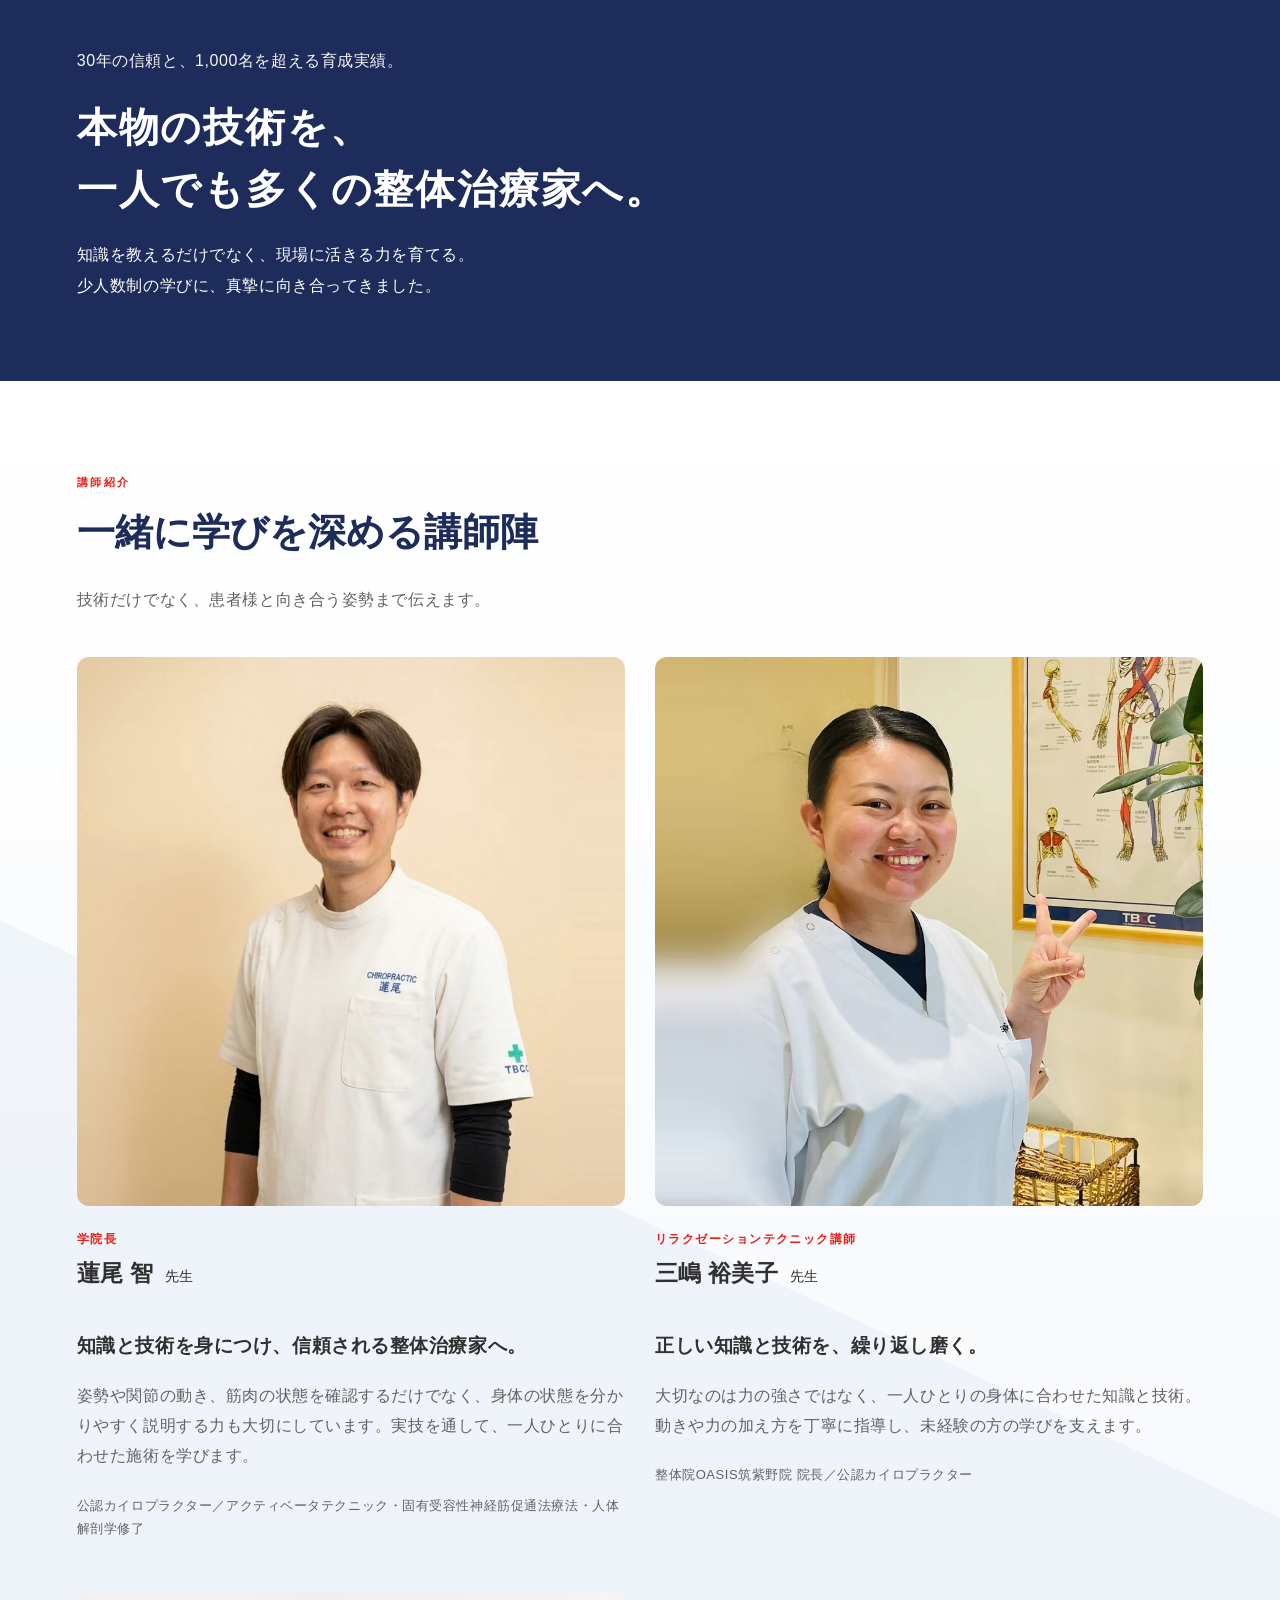
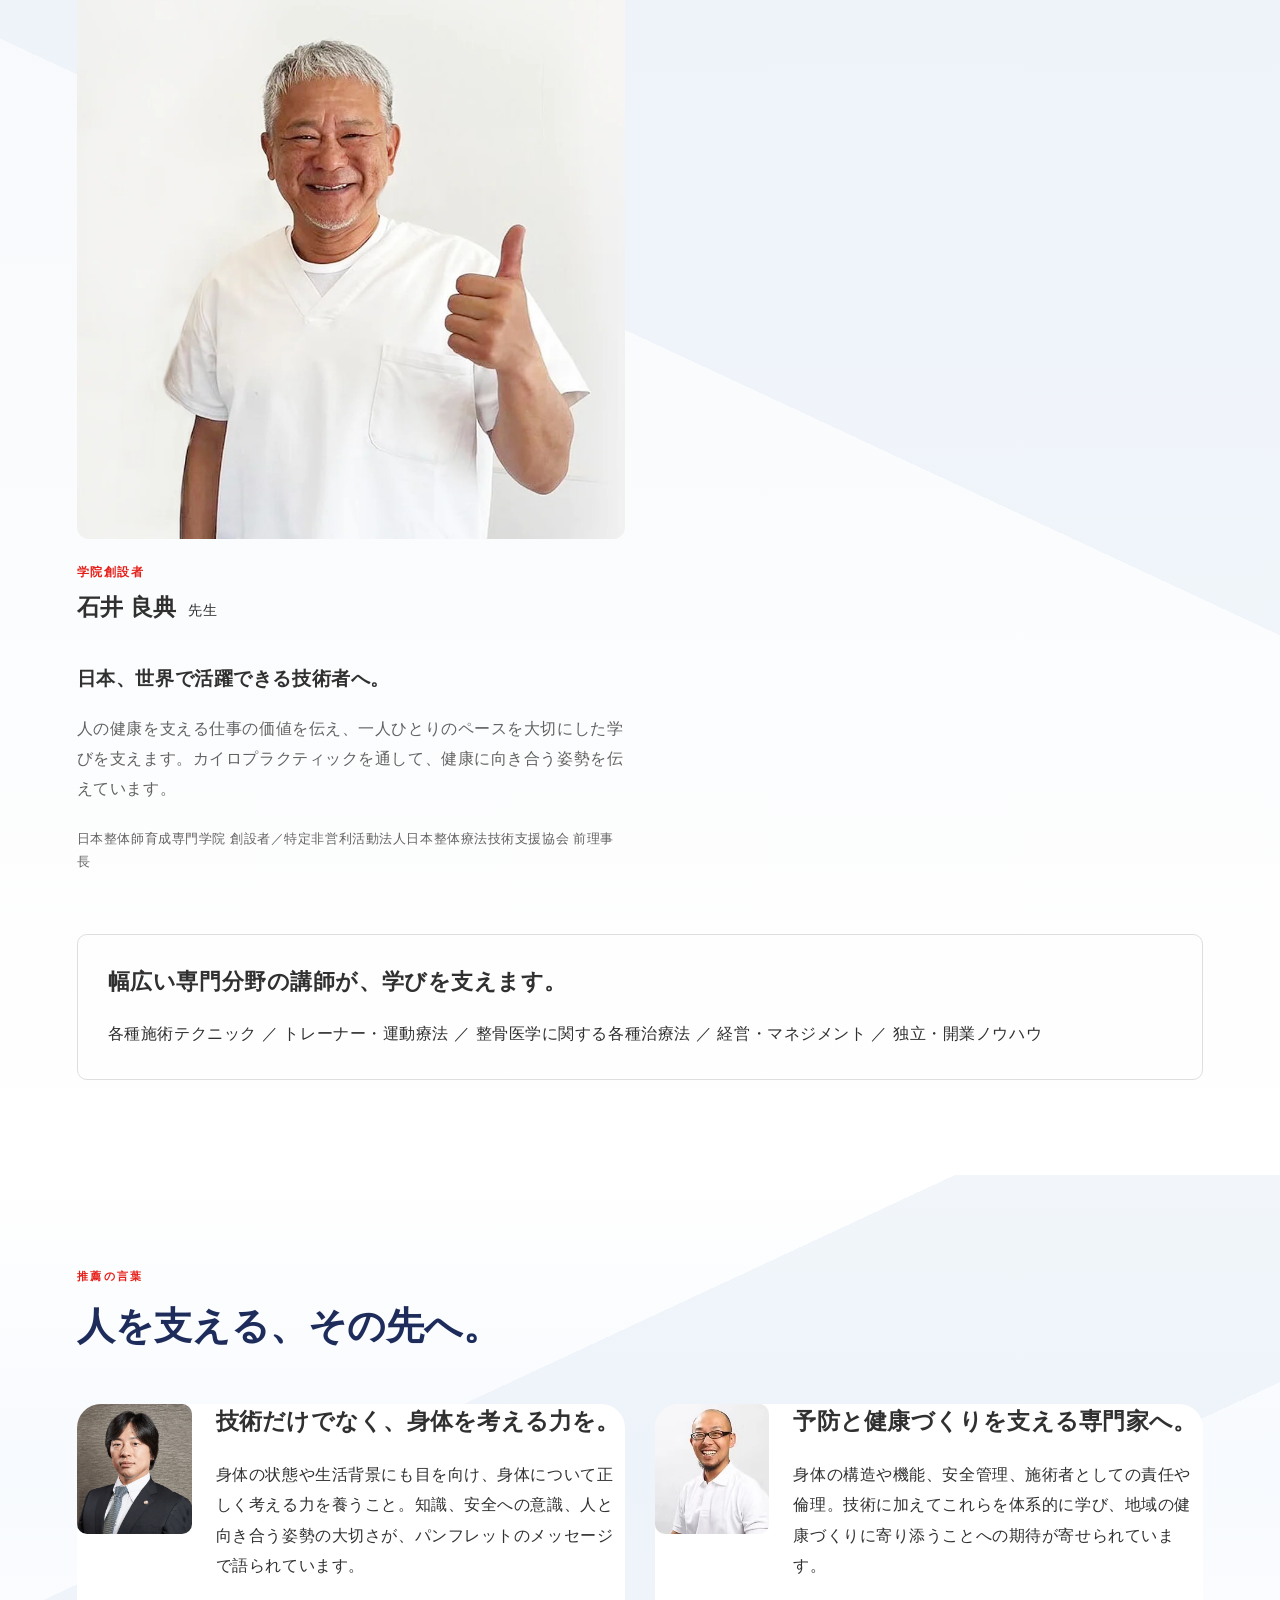
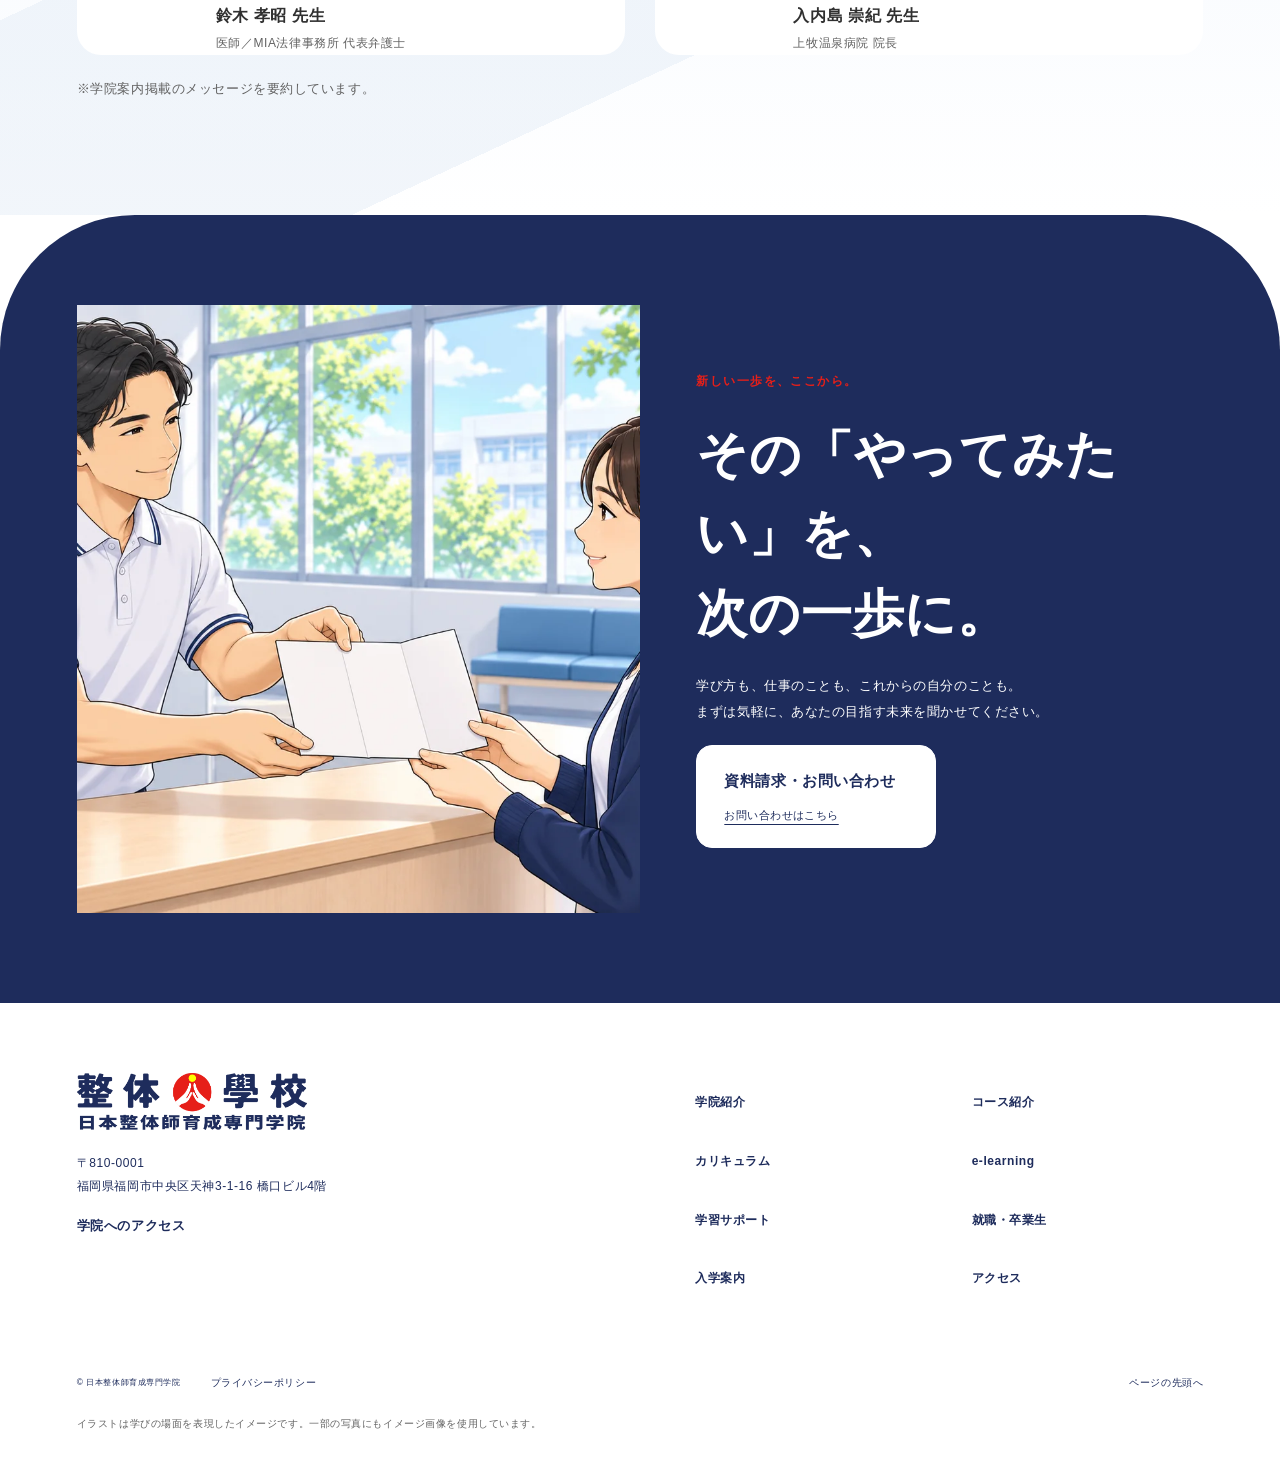
<file: school.html>
<!DOCTYPE html>

<html lang="ja"><head><meta content="noindex,nofollow,noarchive" name="robots"/><meta charset="utf-8"/><meta content="width=device-width,initial-scale=1" name="viewport"/><title>学院紹介・講師紹介｜日本整体師育成専門学院 整体人学院</title><meta content="日本整体師育成専門学院の教育方針、学院長・講師・創設者、専門医からのメッセージ。整体を基礎から学ぶ学院をご紹介します。" name="description"/><meta content="#1e2c5c" name="theme-color"/><link href="assets/favicon.png" rel="icon"/><link href="styles.css?v=5" rel="stylesheet"/><link href="campus.css?v=5" rel="stylesheet"/><link href="scroll-motion.css?v=20260928-1" rel="stylesheet"/><link href="people-showcase.css?v=20260930-11" rel="stylesheet"/><link href="founder-showcase.css?v=20260929-1" rel="stylesheet"/><link href="typography-v6.css?v=20260930-7" rel="stylesheet"/><link href="e-learning-entry.css?v=20260930-1" rel="stylesheet"/><script defer="" src="campus.js?v=5"></script><script defer="" src="people-showcase.js?v=20260930-12"></script><link href="editorial-v7.css" rel="stylesheet"/><script defer="" src="editorial-v7.js"></script><link href="brand-v8.css" rel="stylesheet"/><script defer="" src="brand-v8.js"></script><link href="illustrated-v10.css" rel="stylesheet"/><script defer="" src="illustrated-v10.js"></script><link href="v13-background.css" rel="stylesheet"/></head><body class="v8-version campus-version c-detail page-school" id="top"><a class="skip" href="#main">本文へスキップ</a><header class="c-header"><a class="c-brand" href="index.html"><img alt="整体人学院 日本整体師育成専門学院" height="858" src="assets/logo.webp" width="3438"/><span>日本整体師育成専門学院 ／ 福岡・天神</span></a><nav aria-label="主なページ" class="c-desktop"><div class="nav-group"><button aria-controls="school-menu" aria-expanded="false" type="button">日本整体師育成専門学院を知る <span>＋</span></button><div class="c-dropdown" hidden="" id="school-menu"><a href="school.html">学院紹介<span aria-hidden="true"></span></a><a href="courses.html">コース紹介<span aria-hidden="true"></span></a><a href="learning.html">カリキュラム<span aria-hidden="true"></span></a><a href="e-learning.html">e-learning<span aria-hidden="true"></span></a><a href="support.html">学習サポート<span aria-hidden="true"></span></a><a href="career.html">就職・卒業生<span aria-hidden="true"></span></a><a href="admissions.html">入学案内<span aria-hidden="true"></span></a><a href="access.html">アクセス<span aria-hidden="true"></span></a></div></div><a href="courses.html">コース紹介</a><a href="career.html">就職・卒業生</a><a class="c-elearning-nav" href="e-learning.html">e-learning</a></nav><a class="c-request" href="contact.html">資料請求 <span></span></a><button aria-controls="c-menu" aria-expanded="false" aria-label="メニューを開く" class="c-menu-button"><i></i><i></i><small>目次</small></button></header><div aria-label="サイトメニュー" aria-modal="true" class="c-menu" hidden="" id="c-menu" role="dialog"><button aria-label="メニューを閉じる" class="c-menu-close">閉じる ×</button><div><p>日本整体師育成専門学院 整体人学院</p><nav><a href="school.html">学院紹介<span aria-hidden="true"></span></a><a href="courses.html">コース紹介<span aria-hidden="true"></span></a><a href="learning.html">カリキュラム<span aria-hidden="true"></span></a><a href="e-learning.html">e-learning<span aria-hidden="true"></span></a><a href="support.html">学習サポート<span aria-hidden="true"></span></a><a href="career.html">就職・卒業生<span aria-hidden="true"></span></a><a href="admissions.html">入学案内<span aria-hidden="true"></span></a><a href="access.html">アクセス<span aria-hidden="true"></span></a><a href="contact.html">資料請求・お問い合わせ </a></nav></div></div><main id="main"><section class="page-intro"><div class="container"><div class="breadcrumbs"><a href="index.html">トップページ</a><span>/</span>学院紹介</div><p>日本整体師育成専門学院の教育</p><h1>学院紹介</h1><div>整体を土台に、整体治療家としての可能性を広げる。</div></div><figure class="detail-cover"><img alt="学院のエントランスに到着した学生を迎える場面のイラスト" class="" decoding="async" loading="lazy" src="illustrations-v15/school-cover.webp"/><figcaption>人と、学びと、新しい可能性。</figcaption></figure></section><section class="section container"><div class="editorial-split"><div><div class="section-title"><p>教育方針</p><h2>まずは整体から。<br/>可能性は、ここから広がる。</h2></div><p>世の中には、さまざまな施術技術があります。どの技術を学ぶとしても、身体の知識と施術の基礎は欠かせません。</p><p>日本整体師育成専門学院ではまず整体を学び、身体を知り、状態を見極め、手で変化を感じ取る力を育てます。さらに高度な整体技術であるカイロプラクティックへと、学びを深めていきます。</p><p>技術だけでなく、患者様の悩みや生活背景にも目を向ける。人の健康を支える施術者を育成することが、私たちの教育です。</p></div><img alt="教室で講義を受ける場面のイラスト" class="" decoding="async" loading="lazy" src="illustrations-v15/school-lecture.webp"/></div></section><section class="history-banner"><div class="container"><p>30年の信頼と、1,000名を超える育成実績。</p><h2>本物の技術を、<br/>一人でも多くの整体治療家へ。</h2><div>知識を教えるだけでなく、現場に活きる力を育てる。<br/>少人数制の学びに、真摯に向き合ってきました。</div></div></section><section class="section container" id="teachers"><div class="section-title"><p>講師紹介</p><h2>一緒に学びを深める講師陣</h2><div>技術だけでなく、患者様と向き合う姿勢まで伝えます。</div></div><div class="grid three faculty-grid"><article><img alt="蓮尾 智先生" class="" decoding="async" loading="lazy" src="assets/instructors/hasuo-school.webp"/><p class="eyebrow">学院長</p><h3>蓮尾 智<small>先生</small></h3><h4>知識と技術を身につけ、信頼される整体治療家へ。</h4><p>姿勢や関節の動き、筋肉の状態を確認するだけでなく、身体の状態を分かりやすく説明する力も大切にしています。実技を通して、一人ひとりに合わせた施術を学びます。</p><p class="note">公認カイロプラクター／アクティベータテクニック・固有受容性神経筋促通法療法・人体解剖学修了</p></article><article><img alt="三嶋 裕美子先生" class="" decoding="async" loading="lazy" src="assets/instructors/mishima-school.webp"/><p class="eyebrow">リラクゼーションテクニック講師</p><h3>三嶋 裕美子<small>先生</small></h3><h4>正しい知識と技術を、繰り返し磨く。</h4><p>大切なのは力の強さではなく、一人ひとりの身体に合わせた知識と技術。動きや力の加え方を丁寧に指導し、未経験の方の学びを支えます。</p><p class="note">整体院OASIS筑紫野院 院長／公認カイロプラクター</p></article><article><img alt="石井 良典先生" class="" decoding="async" loading="lazy" src="assets/instructors/ishii-school.webp"/><p class="eyebrow">学院創設者</p><h3>石井 良典<small>先生</small></h3><h4>日本、世界で活躍できる技術者へ。</h4><p>人の健康を支える仕事の価値を伝え、一人ひとりのペースを大切にした学びを支えます。カイロプラクティックを通して、健康に向き合う姿勢を伝えています。</p><p class="note">日本整体師育成専門学院 創設者／特定非営利活動法人日本整体療法技術支援協会 前理事長</p></article></div><div class="specialty-list"><h3>幅広い専門分野の講師が、学びを支えます。</h3><p>各種施術テクニック ／ トレーナー・運動療法 ／ 整骨医学に関する各種治療法 ／ 経営・マネジメント ／ 独立・開業ノウハウ</p></div></section><section class="section pale"><div class="container"><div class="section-title"><p>推薦の言葉</p><h2>人を支える、その先へ。</h2></div><div class="grid two messages"><article><img alt="鈴木孝昭先生" class="" decoding="async" loading="lazy" src="assets/instructors/suzuki-takaaki.webp"/><div><h3>技術だけでなく、身体を考える力を。</h3><p>身体の状態や生活背景にも目を向け、身体について正しく考える力を養うこと。知識、安全への意識、人と向き合う姿勢の大切さが、パンフレットのメッセージで語られています。</p><strong>鈴木 孝昭 先生</strong><small>医師／MIA法律事務所 代表弁護士</small></div></article><article><img alt="入内島崇紀先生" class="" decoding="async" loading="lazy" src="assets/instructors/iriuchijima-takanori.webp"/><div><h3>予防と健康づくりを支える専門家へ。</h3><p>身体の構造や機能、安全管理、施術者としての責任や倫理。技術に加えてこれらを体系的に学び、地域の健康づくりに寄り添うことへの期待が寄せられています。</p><strong>入内島 崇紀 先生</strong><small>上牧温泉病院 院長</small></div></article></div><p class="note">※学院案内掲載のメッセージを要約しています。</p></div></section></main><section class="c-contact"><div class="c-contact-photo"><img alt="受付で資料を受け取る場面のイラスト" class="" decoding="async" loading="lazy" src="illustrations-v15/cta-welcome.webp"/></div><div class="c-contact-copy" data-reveal=""><p class="c-label">新しい一歩を、ここから。</p><h2>その「やってみたい」を、<br/>次の一歩に。</h2><p>学び方も、仕事のことも、これからの自分のことも。<br/>まずは気軽に、あなたの目指す未来を聞かせてください。</p><a class="c-button" href="contact.html"><span class="v8-card-title">資料請求・お問い合わせ</span><span class="v8-card-more">お問い合わせはこちら</span></a></div></section><footer class="c-footer"><div class="c-footer-top"><div><a class="c-brand" href="index.html"><img alt="整体人学院 日本整体師育成専門学院" height="858" src="assets/logo.webp" width="3438"/></a><p>〒810-0001<br/>福岡県福岡市中央区天神3-1-16 橋口ビル4階</p><a href="access.html">学院へのアクセス </a></div><nav aria-label="フッターナビゲーション"><a href="school.html">学院紹介<span aria-hidden="true"></span></a><a href="courses.html">コース紹介<span aria-hidden="true"></span></a><a href="learning.html">カリキュラム<span aria-hidden="true"></span></a><a href="e-learning.html">e-learning<span aria-hidden="true"></span></a><a href="support.html">学習サポート<span aria-hidden="true"></span></a><a href="career.html">就職・卒業生<span aria-hidden="true"></span></a><a href="admissions.html">入学案内<span aria-hidden="true"></span></a><a href="access.html">アクセス<span aria-hidden="true"></span></a></nav></div><div class="c-footer-bottom"><small>© 日本整体師育成専門学院</small><a href="https://tb-cc.jp/lp/privacy-policy.html">プライバシーポリシー</a><a href="#top">ページの先頭へ </a></div><p class="c-image-note">イラストは学びの場面を表現したイメージです。一部の写真にもイメージ画像を使用しています。</p></footer><a class="c-mobile-request" href="contact.html">資料請求・お問い合わせ </a></body></html>
</file>
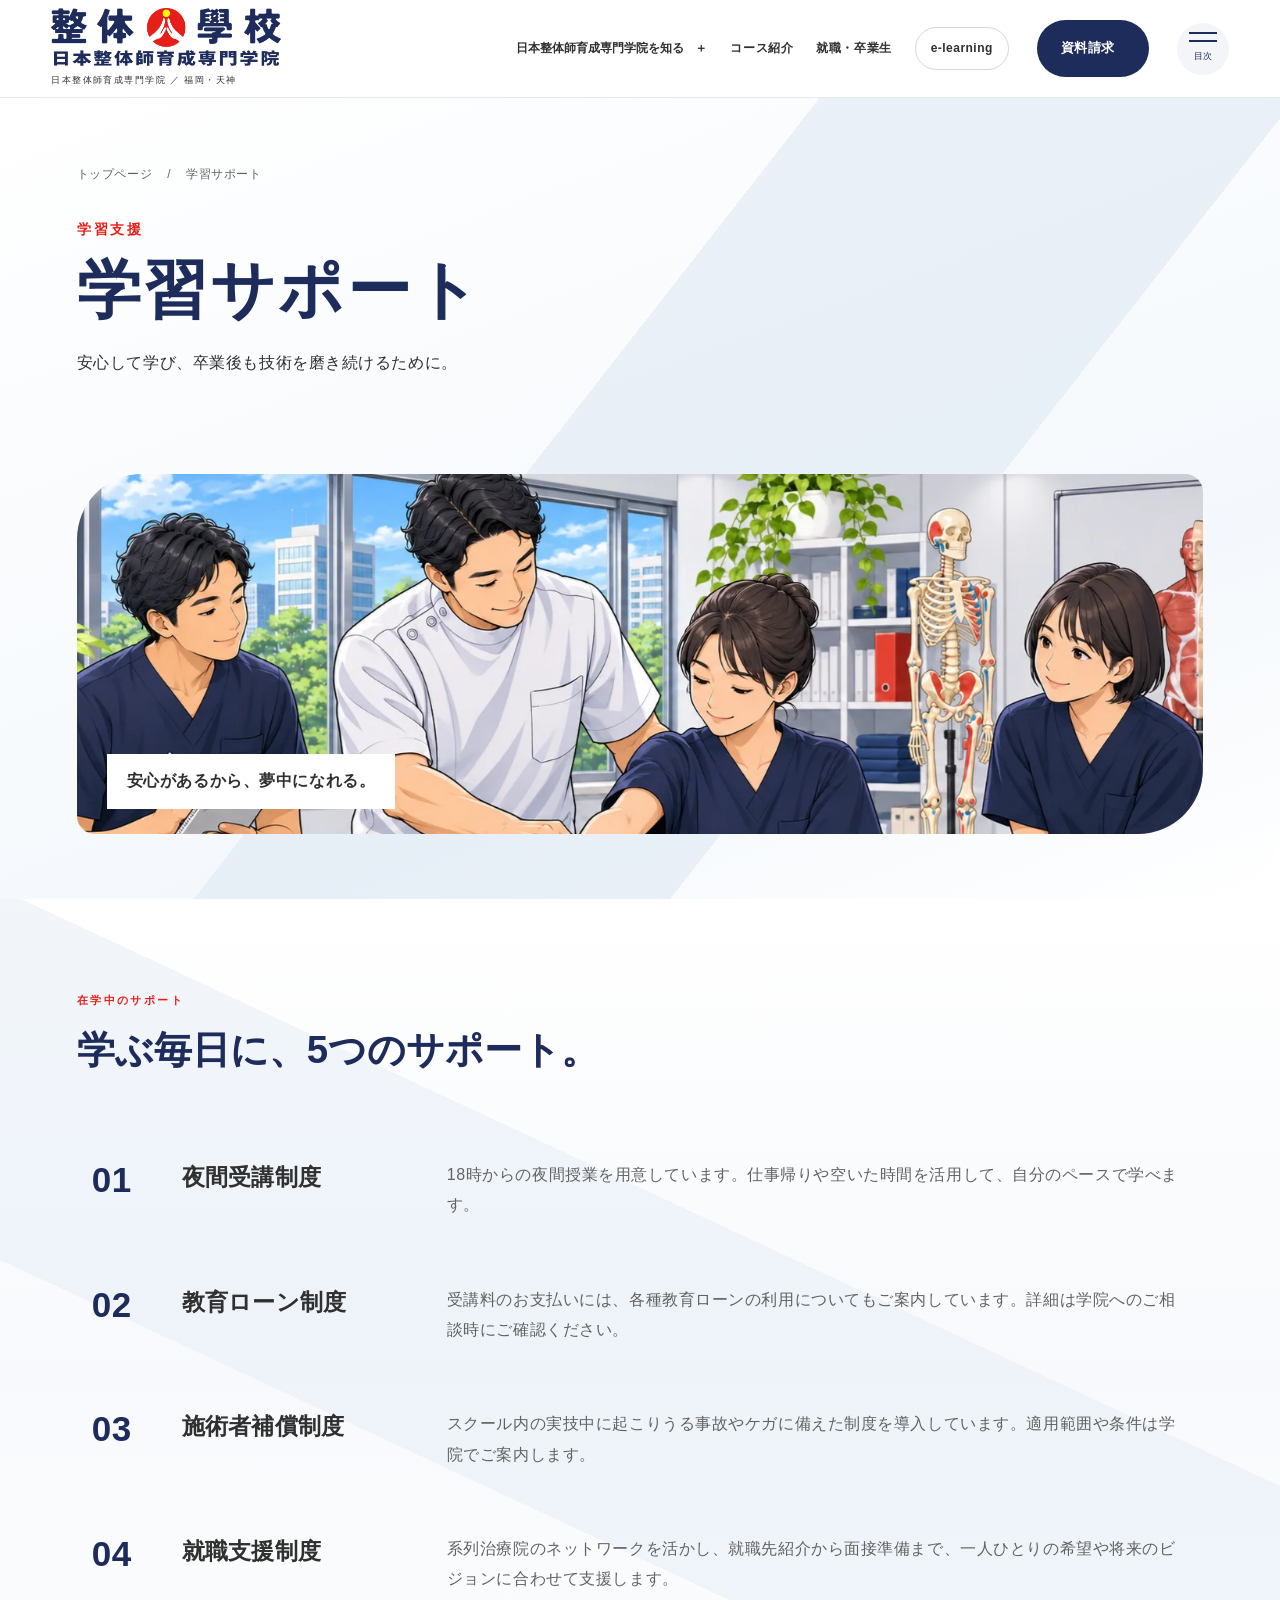
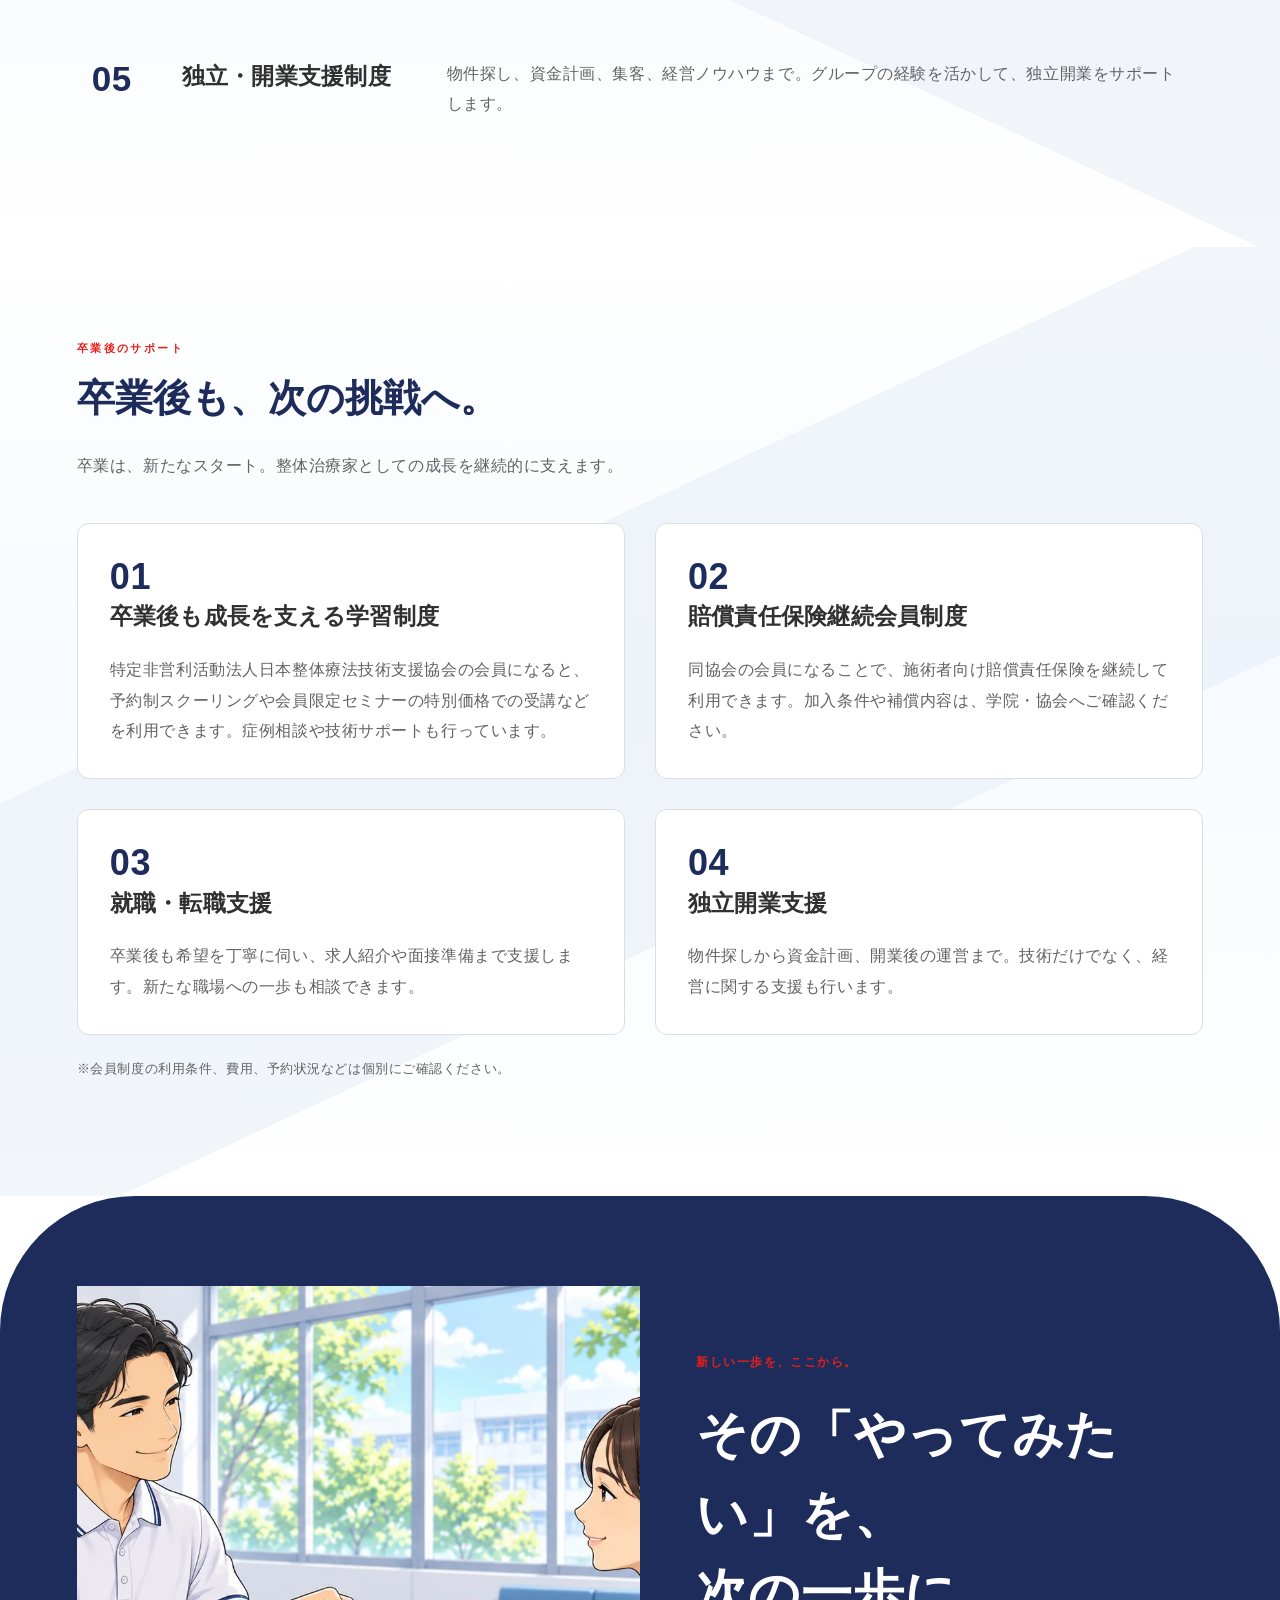
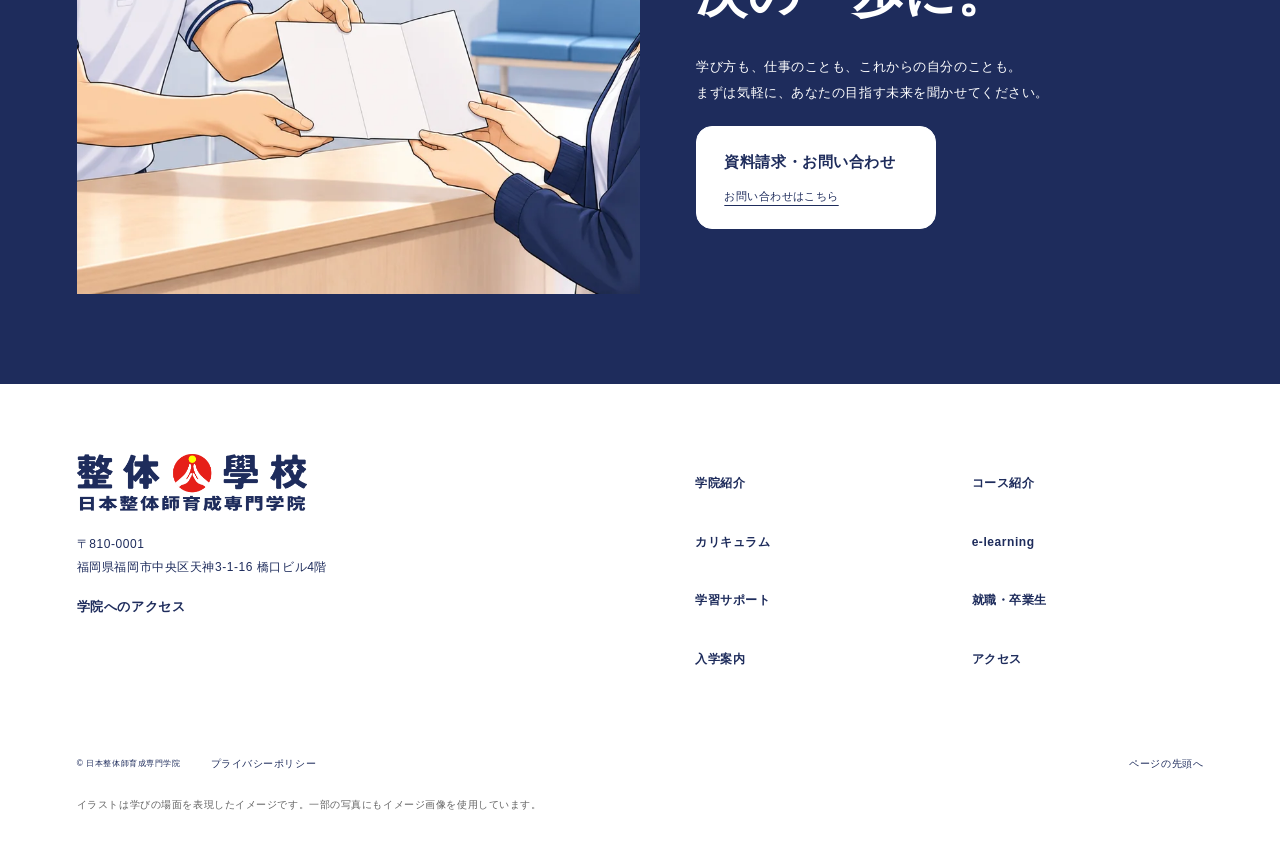
<file: support.html>
<!DOCTYPE html>

<html lang="ja"><head><meta content="noindex,nofollow,noarchive" name="robots"/><meta charset="utf-8"/><meta content="width=device-width,initial-scale=1" name="viewport"/><title>在学中・卒業後のサポート｜日本整体師育成専門学院 整体人学院</title><meta content="夜間受講、教育ローン、施術者補償、就職、独立開業の5つの支援。卒業後の技術支援・会員制度もご紹介します。" name="description"/><meta content="#1e2c5c" name="theme-color"/><link href="assets/favicon.png" rel="icon"/><link href="styles.css?v=5" rel="stylesheet"/><link href="campus.css?v=5" rel="stylesheet"/><link href="scroll-motion.css?v=20260928-1" rel="stylesheet"/><link href="people-showcase.css?v=20260930-11" rel="stylesheet"/><link href="founder-showcase.css?v=20260929-1" rel="stylesheet"/><link href="typography-v6.css?v=20260930-7" rel="stylesheet"/><link href="e-learning-entry.css?v=20260930-1" rel="stylesheet"/><script defer="" src="campus.js?v=5"></script><script defer="" src="people-showcase.js?v=20260930-12"></script><link href="editorial-v7.css" rel="stylesheet"/><script defer="" src="editorial-v7.js"></script><link href="brand-v8.css" rel="stylesheet"/><script defer="" src="brand-v8.js"></script><link href="illustrated-v10.css" rel="stylesheet"/><script defer="" src="illustrated-v10.js"></script><link href="v13-background.css" rel="stylesheet"/></head><body class="v8-version campus-version c-detail page-support" id="top"><a class="skip" href="#main">本文へスキップ</a><header class="c-header"><a class="c-brand" href="index.html"><img alt="整体人学院 日本整体師育成専門学院" height="858" src="assets/logo.webp" width="3438"/><span>日本整体師育成専門学院 ／ 福岡・天神</span></a><nav aria-label="主なページ" class="c-desktop"><div class="nav-group"><button aria-controls="school-menu" aria-expanded="false" type="button">日本整体師育成専門学院を知る <span>＋</span></button><div class="c-dropdown" hidden="" id="school-menu"><a href="school.html">学院紹介<span aria-hidden="true"></span></a><a href="courses.html">コース紹介<span aria-hidden="true"></span></a><a href="learning.html">カリキュラム<span aria-hidden="true"></span></a><a href="e-learning.html">e-learning<span aria-hidden="true"></span></a><a href="support.html">学習サポート<span aria-hidden="true"></span></a><a href="career.html">就職・卒業生<span aria-hidden="true"></span></a><a href="admissions.html">入学案内<span aria-hidden="true"></span></a><a href="access.html">アクセス<span aria-hidden="true"></span></a></div></div><a href="courses.html">コース紹介</a><a href="career.html">就職・卒業生</a><a class="c-elearning-nav" href="e-learning.html">e-learning</a></nav><a class="c-request" href="contact.html">資料請求 <span></span></a><button aria-controls="c-menu" aria-expanded="false" aria-label="メニューを開く" class="c-menu-button"><i></i><i></i><small>目次</small></button></header><div aria-label="サイトメニュー" aria-modal="true" class="c-menu" hidden="" id="c-menu" role="dialog"><button aria-label="メニューを閉じる" class="c-menu-close">閉じる ×</button><div><p>日本整体師育成専門学院 整体人学院</p><nav><a href="school.html">学院紹介<span aria-hidden="true"></span></a><a href="courses.html">コース紹介<span aria-hidden="true"></span></a><a href="learning.html">カリキュラム<span aria-hidden="true"></span></a><a href="e-learning.html">e-learning<span aria-hidden="true"></span></a><a href="support.html">学習サポート<span aria-hidden="true"></span></a><a href="career.html">就職・卒業生<span aria-hidden="true"></span></a><a href="admissions.html">入学案内<span aria-hidden="true"></span></a><a href="access.html">アクセス<span aria-hidden="true"></span></a><a href="contact.html">資料請求・お問い合わせ </a></nav></div></div><main id="main"><section class="page-intro"><div class="container"><div class="breadcrumbs"><a href="index.html">トップページ</a><span>/</span>学習サポート</div><p>学習支援</p><h1>学習サポート</h1><div>安心して学び、卒業後も技術を磨き続けるために。</div></div><figure class="detail-cover"><img alt="講師に見守られながら、安心して実技を練習する場面のイラスト" class="" decoding="async" loading="lazy" src="illustrations-v15/support-evening.webp"/><figcaption>安心があるから、夢中になれる。</figcaption></figure></section><section class="section container"><div class="section-title"><p>在学中のサポート</p><h2>学ぶ毎日に、5つのサポート。</h2></div><div class="support-list"><article><span>01</span><h3>夜間受講制度</h3><p>18時からの夜間授業を用意しています。仕事帰りや空いた時間を活用して、自分のペースで学べます。</p></article><article><span>02</span><h3>教育ローン制度</h3><p>受講料のお支払いには、各種教育ローンの利用についてもご案内しています。詳細は学院へのご相談時にご確認ください。</p></article><article><span>03</span><h3>施術者補償制度</h3><p>スクール内の実技中に起こりうる事故やケガに備えた制度を導入しています。適用範囲や条件は学院でご案内します。</p></article><article><span>04</span><h3>就職支援制度</h3><p>系列治療院のネットワークを活かし、就職先紹介から面接準備まで、一人ひとりの希望や将来のビジョンに合わせて支援します。</p></article><article><span>05</span><h3>独立・開業支援制度</h3><p>物件探し、資金計画、集客、経営ノウハウまで。グループの経験を活かして、独立開業をサポートします。</p></article></div></section><section class="section pale" id="after-graduation"><div class="container"><div class="section-title"><p>卒業後のサポート</p><h2>卒業後も、次の挑戦へ。</h2><div>卒業は、新たなスタート。整体治療家としての成長を継続的に支えます。</div></div><div class="grid two numbered-grid"><article><span>01</span><div><h3>卒業後も成長を支える学習制度</h3><p>特定非営利活動法人日本整体療法技術支援協会の会員になると、予約制スクーリングや会員限定セミナーの特別価格での受講などを利用できます。症例相談や技術サポートも行っています。</p></div></article><article><span>02</span><div><h3>賠償責任保険継続会員制度</h3><p>同協会の会員になることで、施術者向け賠償責任保険を継続して利用できます。加入条件や補償内容は、学院・協会へご確認ください。</p></div></article><article><span>03</span><div><h3>就職・転職支援</h3><p>卒業後も希望を丁寧に伺い、求人紹介や面接準備まで支援します。新たな職場への一歩も相談できます。</p></div></article><article><span>04</span><div><h3>独立開業支援</h3><p>物件探しから資金計画、開業後の運営まで。技術だけでなく、経営に関する支援も行います。</p></div></article></div><p class="note">※会員制度の利用条件、費用、予約状況などは個別にご確認ください。</p></div></section></main><section class="c-contact"><div class="c-contact-photo"><img alt="受付で資料を受け取る場面のイラスト" class="" decoding="async" loading="lazy" src="illustrations-v15/cta-welcome.webp"/></div><div class="c-contact-copy" data-reveal=""><p class="c-label">新しい一歩を、ここから。</p><h2>その「やってみたい」を、<br/>次の一歩に。</h2><p>学び方も、仕事のことも、これからの自分のことも。<br/>まずは気軽に、あなたの目指す未来を聞かせてください。</p><a class="c-button" href="contact.html"><span class="v8-card-title">資料請求・お問い合わせ</span><span class="v8-card-more">お問い合わせはこちら</span></a></div></section><footer class="c-footer"><div class="c-footer-top"><div><a class="c-brand" href="index.html"><img alt="整体人学院 日本整体師育成専門学院" height="858" src="assets/logo.webp" width="3438"/></a><p>〒810-0001<br/>福岡県福岡市中央区天神3-1-16 橋口ビル4階</p><a href="access.html">学院へのアクセス </a></div><nav aria-label="フッターナビゲーション"><a href="school.html">学院紹介<span aria-hidden="true"></span></a><a href="courses.html">コース紹介<span aria-hidden="true"></span></a><a href="learning.html">カリキュラム<span aria-hidden="true"></span></a><a href="e-learning.html">e-learning<span aria-hidden="true"></span></a><a href="support.html">学習サポート<span aria-hidden="true"></span></a><a href="career.html">就職・卒業生<span aria-hidden="true"></span></a><a href="admissions.html">入学案内<span aria-hidden="true"></span></a><a href="access.html">アクセス<span aria-hidden="true"></span></a></nav></div><div class="c-footer-bottom"><small>© 日本整体師育成専門学院</small><a href="https://tb-cc.jp/lp/privacy-policy.html">プライバシーポリシー</a><a href="#top">ページの先頭へ </a></div><p class="c-image-note">イラストは学びの場面を表現したイメージです。一部の写真にもイメージ画像を使用しています。</p></footer><a class="c-mobile-request" href="contact.html">資料請求・お問い合わせ </a></body></html>
</file>
<file: styles.css>
:root{--navy:#1e2c5c;--ink:#1e2c5c;--teal:#1e2c5c;--aqua:#1e2c5c;--red:#e61f19;--pale:#f5f5f5;--gray:#f5f5f5;--line:#f5f5f5;--muted:#1e2c5c}*{box-sizing:border-box}html{scroll-behavior:smooth;scroll-padding-top:160px}body{margin:0;color:var(--ink);background:white;font-family:"Yu Gothic",Meiryo,sans-serif;font-size:16px;line-height:1.9}img{display:block;max-width:100%;height:auto}a{color:inherit;text-decoration:none}button{font:inherit}h1,h2,h3,h4{line-height:1.55;margin:0 0 20px;font-weight:700}h2{font-size:34px}h3{font-size:23px}h4{font-size:19px}p{margin:0 0 20px}.container{width:min(1240px,90%);margin-inline:auto}.narrow{max-width:900px}.section{padding-block:85px}.pale{background:var(--gray)}.grid{display:grid;gap:30px}.three{grid-template-columns:repeat(3,minmax(0,1fr))}.four{grid-template-columns:repeat(4,minmax(0,1fr))}.two{grid-template-columns:repeat(2,minmax(0,1fr))}.center{margin-top:38px;text-align:center}.eyebrow{font-size:13px;font-family:Arial,sans-serif;letter-spacing:.12em;font-weight:700;color:var(--teal)}.note{font-size:13px!important;color:var(--muted);line-height:1.8;margin-top:22px}.section-title{text-align:center;margin-bottom:42px}.section-title>p{font:700 52px/1.1 Arial,sans-serif;letter-spacing:.025em;color:var(--navy);margin:0 0 12px}.section-title h2{font-size:24px;margin:0 0 17px}.section-title>div{color:var(--muted);font-size:16px}.link-button,.button{display:inline-flex;align-items:center;justify-content:space-between;gap:30px;min-width:195px;padding:10px 23px;border:1px solid var(--teal);color:var(--teal);border-radius:30px;font-size:14px;font-weight:700;line-height:1.7;transition:background .2s,color .2s,transform .2s;background:#ffffff}.link-button:hover,.button:hover{background:var(--teal);color:white;transform:translateY(-2px)}.link-button span{font-size:19px}.link-button.solid{background:var(--teal);color:white;border-color:var(--teal);padding:16px 30px}.link-button.solid:hover{background:var(--navy);border-color:var(--navy)}.inline-link{color:var(--teal);font-weight:700;font-size:14px}.inline-link:hover{text-decoration:underline}
/* School-wide navigation */
.site-header{background:#ffffff;position:sticky;top:0;z-index:30;box-shadow:0 1px 0 #1e2c5c18}.header-top{height:91px;padding-left:28px;display:flex;align-items:center;gap:30px}.brand{display:inline-block;flex-shrink:0}.brand img{width:250px;height:auto}.brand>span{font-size:12px;letter-spacing:.08em;display:block;line-height:1.5;margin-top:4px;color:var(--muted)}.header-utility{display:flex;gap:27px;align-items:center;margin-left:auto;font-size:13px}.header-utility>a:not(.request):hover{color:var(--teal)}.request{background:var(--red);color:white;padding:10px 20px;border-radius:25px;display:flex;gap:20px;font-size:14px;font-weight:700}.request:hover{background:var(--navy)}.menu-toggle{height:91px;width:86px;background:var(--aqua);color:#1e2c5c;border:0;display:flex;align-items:center;justify-content:center;flex-direction:column;gap:9px;cursor:pointer;flex-shrink:0}.menu-toggle i{display:block;width:35px;height:1px;background:currentColor;transition:transform .2s}.menu-toggle small{font:12px/1.2 Arial;letter-spacing:.18em}.menu-toggle[aria-expanded=true] i:first-child{transform:translateY(5px) rotate(45deg)}.menu-toggle[aria-expanded=true] i:nth-child(2){transform:translateY(-5px) rotate(-45deg)}.main-nav{display:grid;grid-template-columns:repeat(6,1fr);padding:0 5%;height:60px;align-items:center}.main-nav a{font-size:14px;font-weight:700;text-align:center;line-height:1.5;position:relative}.main-nav a:last-child{border:0}.main-nav a span{display:block;color:var(--teal);font:10px/1.5 Arial;letter-spacing:.1em;margin-bottom:3px}.main-nav a:hover,.main-nav a[aria-current=page]{color:var(--teal)}.mobile-nav[hidden]{display:none}.mobile-nav{display:grid;grid-template-columns:repeat(2,minmax(0,1fr));gap:0 40px;padding:30px 7% 45px;position:absolute;top:100%;left:0;right:0;background:white;box-shadow:0 18px 22px #1e2c5c20;max-height:calc(100dvh - 151px);overflow:auto}.mobile-nav a{padding:18px 0;font-weight:700}.mobile-nav a span{display:block;font:12px Arial;letter-spacing:.12em;color:var(--teal);margin-bottom:5px}.skip{position:fixed;top:-80px;left:8px;z-index:100;background:var(--navy);color:white;padding:10px 20px}.skip:focus{top:8px}:focus-visible{outline:3px solid #e61f19;outline-offset:4px}
/* Main visual and school portal */
.home-hero{position:relative;height:610px;isolation:isolate;background:#f5f5f5;overflow:hidden}.hero-new{position:absolute;right:0;top:0;width:79%;height:100%;object-fit:cover;object-position:55% 42%;z-index:-1}.hero-caption{padding:54px 0 35px 6%;width:53%}.hero-caption>p{font-size:13px;font-weight:700;color:var(--navy);letter-spacing:.08em;margin-bottom:22px}.hero-caption h1{font-size:57px;letter-spacing:.04em;line-height:1.65;margin-bottom:20px}.hero-caption h1 span{background:#ffffff;padding:3px 10px 5px;box-decoration-break:clone;-webkit-box-decoration-break:clone}.hero-sub{font-size:15px;line-height:1.9;font-weight:600;margin-bottom:22px;max-width:430px;background:#ffffffeb;padding:8px 12px}.hero-caption .link-button{border-color:var(--navy);color:var(--navy);background:white}.hero-caption .link-button:hover{color:#ffffff;background:var(--navy)}.hero-credit{position:absolute;bottom:10px;right:15px;font-size:12px;margin:0;background:#ffffffc9;padding:2px 8px;color:#1e2c5c}.scroll-cue{position:absolute;bottom:16px;left:6%;font:11px Arial;letter-spacing:.2em;color:var(--navy)}.guide-grid{display:grid;grid-template-columns:repeat(2,minmax(0,1fr));gap:23px;margin-top:30px}.guide-card{border-radius:8px;position:relative;overflow:hidden;display:flex;align-items:center;min-height:144px;background:var(--pale);transition:transform .2s}.guide-card:hover{transform:translateY(-4px)}.guide-card:nth-child(2){background:#f5f5f5}.guide-card:nth-child(3){background:#f5f5f5}.guide-card>img{height:144px;width:31%;object-fit:cover;object-position:50% 25%}.guide-card>div{padding:18px 14px}.guide-card small{font:700 12px Arial;letter-spacing:.08em;color:var(--teal)}.guide-card h2{font-size:23px;margin:5px 0 1px}.guide-card p{font-size:12px;margin:0;color:var(--muted)}.guide-card>span{position:absolute;right:12px;bottom:8px;font-size:18px;color:var(--teal)}.course-tile .tile-image{position:relative;display:block;border-radius:14px;overflow:hidden}.tile-image img{width:100%;aspect-ratio:1.72;object-fit:cover;transition:transform .35s}.tile-image:hover img{transform:scale(1.04)}.tile-image>span{position:absolute;bottom:0;right:0;background:var(--teal);color:white;font:700 24px Arial;padding:9px 17px;border-radius:14px 0 0 0}.course-tile:nth-child(2) .tile-image>span{background:#e61f19}.course-tile:nth-child(3) .tile-image>span{background:#1e2c5c}.course-type{font-size:13px;font-weight:700;color:var(--teal);margin:19px 0 6px}.course-tile h3{font-size:23px;line-height:1.55;margin-bottom:13px;min-height:72px}.course-tile>p:not(.course-type){font-size:16px;color:var(--muted);line-height:1.9;min-height:92px}.about-feature{display:grid;grid-template-columns:1fr 1fr;background:var(--pale)}.about-photo img{width:100%;height:100%;object-fit:cover}.about-copy{padding:60px 11%}.about-copy h2{font-size:33px}.about-copy>p:not(.eyebrow){font-size:16px;color:#1e2c5c}.history{display:flex;margin:25px 0 28px;gap:40px}.history>div{display:flex;flex-direction:column}.history strong{font:700 40px Arial;color:var(--teal);white-space:nowrap}.history strong small{font-size:16px;margin-left:5px}.history span{font-size:12px;margin-top:9px}.learning-panels{display:grid;grid-template-columns:1fr 1fr;gap:32px}.learning-panels>a{position:relative;border-radius:12px;overflow:hidden;background:var(--navy)}.learning-panels img{width:100%;aspect-ratio:1.75;object-fit:cover;transition:transform .3s}.learning-panels a:hover img{transform:scale(1.03)}.learning-panels a>div{padding:27px 32px;color:white}.learning-panels h3{font-size:25px;margin:6px 0 12px}.learning-panels p{font-size:14px;color:#f5f5f5;margin:0}.learning-panels span{font-size:14px}.support-section{background:#f5f5f5}.support-home{display:grid;grid-template-columns:1fr 1fr;gap:70px}.support-home>div{position:relative}.support-home>div:first-child{padding-right:55px}.support-num{font:700 86px Arial;color:var(--teal);float:left;margin-right:15px;line-height:1}.support-home h3{font-size:30px}.support-home>div:first-child h3{font-size:24px;padding-top:20px;min-height:86px}.support-home ul{padding:0;list-style:none;display:grid;grid-template-columns:1fr 1fr;gap:13px 20px;margin:24px 0 30px;clear:both}.support-home li{font-size:15px;color:var(--navy);padding-bottom:10px}.support-home>div>p:not(.eyebrow){color:var(--muted);margin-bottom:30px}.voice-card>img{width:100%;aspect-ratio:1.15;object-fit:cover;object-position:50% 25%;border-radius:12px}.voice-card>div{padding-top:18px}.voice-card h3{font-size:19px;line-height:1.7}.voice-card .eyebrow{font-size:12px;margin-bottom:10px}.person{margin:20px 0 0;font-size:13px}.person small{font-size:12px;display:block;color:var(--muted);margin-bottom:7px}.person strong{font-size:19px;margin-right:5px}.school-links{display:grid;grid-template-columns:1fr 1fr;gap:32px;margin-bottom:85px}.school-links>a{display:grid;grid-template-columns:40% 1fr;align-items:center;background:var(--gray);border-radius:12px;overflow:hidden}.school-links img{width:100%;height:200px;object-fit:cover;object-position:center 25%}.school-links a>div{padding:22px}.school-links p{font:700 14px Arial;color:var(--teal);margin-bottom:8px}.school-links h2{font-size:27px;margin-bottom:12px}.school-links span{font-size:13px}.school-links a:hover{background:var(--pale)}
/* Detail pages */
.page-intro{padding:25px 0 54px;background:var(--pale);}.breadcrumbs{display:flex;gap:15px;color:var(--muted);font-size:12px;margin-bottom:33px}.breadcrumbs a:hover{color:var(--teal)}.page-intro .container>p{font:700 15px Arial;color:var(--teal);letter-spacing:.08em;margin-bottom:14px}.page-intro h1{font-size:40px;line-height:1.5;margin-bottom:17px}.editorial-split,.detail-grid{display:grid;grid-template-columns:1fr 1fr;gap:60px;align-items:center}.editorial-split>img,.detail-grid>img,.detail-grid>div>img{width:100%;aspect-ratio:1.35;object-fit:cover;border-radius:12px}.editorial-split .section-title{text-align:left;margin-bottom:25px}.editorial-split .section-title>p{font-size:17px;color:var(--teal)}.editorial-split .section-title h2{font-size:33px}.history-banner{background:var(--navy);color:white;padding:58px 0}.history-banner p{font-size:16px;color:#f5f5f5}.history-banner h2{font-size:37px}.history-banner .container>div{font-size:16px}.faculty-grid article>img{width:100%;aspect-ratio:1.25;object-fit:cover;object-position:50% 25%;border-radius:12px}.faculty-grid .eyebrow{margin:22px 0 6px}.faculty-grid h3{font-size:28px}.faculty-grid h3 small{font-size:14px;margin-left:12px;font-weight:400}.faculty-grid h4{padding-top:19px;font-size:19px}.faculty-grid p{color:var(--muted)}.specialty-list{margin-top:40px;padding:30px;border:1px solid var(--line);border-radius:10px}.specialty-list h3{font-size:22px}.specialty-list p{margin-bottom:0}.messages article{display:flex;gap:24px}.messages img{width:115px;height:130px;object-fit:cover;border-radius:10px}.messages h3{font-size:21px}.messages small{display:block;font-size:12px;color:var(--muted)}.numbered-grid article{display:flex;gap:25px;padding:32px;background:white;border:1px solid var(--line);border-radius:12px}.numbered-grid article>span{font:700 36px Arial;color:var(--teal)}.numbered-grid h3{font-size:22px}.numbered-grid p{margin-bottom:0;color:var(--muted)}.learning-cycle article{padding:25px 22px;background:white}.learning-cycle h3{font-size:21px}.learning-cycle p:last-child{color:var(--muted);margin:0}.support-list article{display:grid;grid-template-columns:65px 240px 1fr;gap:25px;align-items:start;padding:32px 15px;}.support-list article:first-child{}.support-list article>span{font:700 35px Arial;color:var(--teal)}.support-list article h3{font-size:24px;margin:0}.support-list article p{margin:0;color:var(--muted)}.career-steps{list-style:none;counter-reset:step;padding:0;margin:0;display:grid;gap:14px}.career-achievement{display:flex;align-items:center;justify-content:center;gap:20px;margin:0 auto 38px;padding:18px 28px;width:min(100%,620px);border:1px solid #f5f5f5;border-radius:12px;background:var(--pale);text-align:left}.career-achievement strong{font:700 47px/1 Arial;color:var(--teal)}.career-achievement strong span{font-size:18px;margin-left:6px}.career-achievement p{font-weight:700;margin:0}.career-achievement small{color:var(--muted);font-size:12px}.career-steps li{counter-increment:step;display:grid;grid-template-columns:45px 210px 1fr;align-items:center;gap:25px;background:var(--gray);padding:22px 28px;border-radius:8px}.career-steps li:before{content:counter(step,decimal-leading-zero);font:700 26px Arial;color:var(--teal)}.career-steps h3{font-size:21px;margin:0}.career-steps p{margin:0;color:var(--muted)}.employers{margin-top:40px;padding:30px;border:1px solid var(--line)}.employers h3{font-size:22px}.employers p:last-child{margin-bottom:0}.voice-full .voice-card{display:grid;grid-template-columns:160px 1fr;gap:28px;background:white;padding:28px;border-radius:12px}.voice-full .voice-card>img{aspect-ratio:.85}.voice-full .voice-card>div{padding:0}.voice-full h3{font-size:22px}.voice-full p:not(.person):not(.eyebrow){color:var(--muted)}.info-box{padding:30px;background:white;border-radius:10px}.info-box h3{font-size:24px}.info-box p:last-child{margin:0}.faq-list details{}.faq-list details:first-child{}summary{list-style:none;display:flex;align-items:center;gap:20px;padding:23px 0;font-weight:700;cursor:pointer}summary::-webkit-details-marker{display:none}summary>span,.answer>span{color:var(--teal);font:700 24px Arial;flex:0 0 25px}summary i{height:14px;width:14px;position:relative;flex:0 0 14px;margin-left:auto}summary i:before,summary i:after{content:"";position:absolute;top:6px;width:14px;height:1px;background:var(--teal)}summary i:after{transform:rotate(90deg)}details[open] summary i:after{transform:rotate(0)}.answer{display:flex;gap:20px;padding:0 20px 25px 0}.answer p{margin:0;color:var(--muted)}.info-list{margin:20px 0 30px}.info-list>div{display:grid;grid-template-columns:135px 1fr;gap:20px;padding:17px 0}.info-list dt{color:var(--muted);font-size:14px}.info-list dd{margin:0;font-size:16px}.check-list{padding:0;list-style:none}.check-list li{padding:12px 0 12px 25px;position:relative}.check-list li:before{content:"✓";color:var(--teal);position:absolute;left:0}.table-scroll{overflow:auto;border:1px solid var(--line);border-radius:10px}table{border-collapse:collapse;width:100%;min-width:800px;font-size:15px}caption{text-align:left;padding:22px;font-size:20px;font-weight:700}th,td{padding:20px 18px;text-align:center}thead th{background:var(--navy);color:white;width:26%}thead th:first-child{width:22%}thead small{display:block;font-size:12px;font-weight:400}tbody th{background:var(--gray);text-align:left;font-weight:500}td:last-child,th:last-child{}tr:last-child td,tr:last-child th{}.jump-links{display:flex;gap:20px;margin-top:30px}.jump-links a{flex:1;border:1px solid var(--teal);color:var(--teal);padding:13px 22px;border-radius:25px;font-size:14px;display:flex;justify-content:space-between}.jump-links a:hover{background:var(--teal);color:white}.course-detail h2{font-size:29px}.course-detail h3{font-size:21px}.price{font:700 40px Arial;color:var(--navy);margin-top:25px}.price span{font-size:16px;margin-left:8px}.curriculum-detail{align-items:start;padding-top:35px;margin-top:38px;}.section-heading h2{font-size:30px}.section-heading .eyebrow{font-size:14px}
/* Footer */
.request-band{padding:42px 6%;display:flex;align-items:center;justify-content:center;gap:90px;background:var(--pale);}.request-band p{font:700 13px Arial;color:var(--teal);margin-bottom:8px;letter-spacing:.1em}.request-band h2{font-size:26px;margin-bottom:7px}.request-band div>span{font-size:14px;color:var(--muted)}.footer-content{padding:55px 6% 40px;display:grid;grid-template-columns:1fr 1.6fr;gap:70px}.footer-content>div>p{font-size:13px;color:var(--muted);margin:25px 0 15px}.footer-content nav{display:grid;grid-template-columns:repeat(2,minmax(0,1fr));gap:24px 25px;align-content:start}.footer-content nav a{font-size:14px;font-weight:700}.footer-content nav a:hover{color:var(--teal)}.footer-content nav span{display:block;font:10px Arial;color:var(--teal);letter-spacing:.05em;margin-bottom:6px}.footer-bottom{margin:0 6%;padding:20px 0 30px;display:flex;justify-content:space-between;gap:20px;font-size:12px}.footer-bottom small{font-size:12px;color:var(--muted)}
@media(min-width:1600px){.home-hero{height:690px}.hero-caption{padding-top:65px}.hero-caption h1{font-size:65px}.hero-sub{font-size:17px}.hero-new{object-position:center 40%}}
@media(max-width:1100px){.header-top{padding-left:20px;gap:20px}.header-utility{gap:20px}.hero-caption{width:60%;padding-left:5%}.hero-caption h1{font-size:49px}.home-hero{height:585px}.hero-new{width:85%;object-position:56% center}.guide-card>img{width:29%}.guide-card h2{font-size:21px}.guide-card>div{padding:15px 12px}.guide-card p{font-size:12px}.grid{gap:24px}.course-tile h3{font-size:21px}.about-copy{padding:45px 8%}.about-copy h2{font-size:28px}.history{gap:25px}.history strong{font-size:33px}.learning-panels h3{font-size:22px}.support-home{gap:35px}.support-home>div:first-child{padding-right:30px}.voice-full .voice-card{grid-template-columns:120px 1fr;padding:20px;gap:20px}.voice-full h3{font-size:20px}.support-list article{grid-template-columns:50px 210px 1fr;gap:20px}.career-steps li{grid-template-columns:35px 170px 1fr;gap:20px}.school-links span{font-size:12px}.school-links h2{font-size:24px}.messages article{display:block}.messages img{margin-bottom:20px}.editorial-split,.detail-grid{gap:35px}.footer-content{gap:40px;grid-template-columns:1fr 1.5fr}.request-band{gap:40px}.four{gap:20px}.voice-card h3{font-size:17px}}
@media(max-width:800px){html{scroll-padding-top:92px}.header-top{height:80px;padding-left:15px;gap:13px}.brand img{width:185px}.brand>span{font-size:12px}.header-utility{gap:0}.header-utility>a:not(.request){display:none}.request{font-size:12px;padding:8px 13px;gap:8px;white-space:nowrap}.request span{display:none}.menu-toggle{height:80px;width:64px;gap:7px}.menu-toggle i{width:29px}.menu-toggle small{font-size:12px}.main-nav{display:none}.mobile-nav{grid-template-columns:1fr 1fr;gap:0 25px;padding:20px 6% 30px;max-height:calc(100dvh - 80px)}.mobile-nav a{font-size:14px}.mobile-nav a span{font-size:12px}.home-hero{height:650px;background:#ffffff}.hero-new{width:100%;height:385px;object-position:65% 35%;top:0;right:0}.hero-caption{padding:0;position:absolute;top:298px;left:6%;width:88%}.hero-caption>p{font-size:12px;margin-bottom:12px;background:#ffffffde;display:inline-block;padding:2px 7px}.hero-caption h1{font-size:36px;line-height:1.55;margin-bottom:13px;letter-spacing:.04em}.hero-caption h1 span{padding:2px 6px}.hero-caption h1 br:nth-of-type(2){display:none}.hero-sub{font-size:14px;margin-bottom:16px;padding:0 6px;background:transparent;max-width:none}.hero-caption .link-button{padding:8px 20px;font-size:13px;min-width:200px}.hero-credit{top:7px;bottom:auto;right:9px;font-size:12px;padding:1px 5px}.scroll-cue{bottom:12px;left:auto;right:6%;font-size:12px}.guide-grid{grid-template-columns:1fr;gap:12px;margin-top:23px}.guide-card{min-height:105px}.guide-card>img{height:105px;width:29%}.guide-card>div{padding:10px 22px}.guide-card h2{font-size:24px}.guide-card small{font-size:12px}.guide-card p{font-size:12px}.guide-card>span{right:18px;bottom:18px}.section{padding-block:60px}.section-title{margin-bottom:30px}.section-title>p{font-size:37px;overflow-wrap:anywhere}.section-title h2{font-size:23px}.section-title>div{font-size:15px}.three,.two{grid-template-columns:1fr;gap:36px}.four{grid-template-columns:1fr 1fr;gap:30px 20px}.course-tile h3{font-size:24px;min-height:0;margin-bottom:12px}.course-tile>p:not(.course-type){min-height:0}.course-type{font-size:13px}.tile-image img{aspect-ratio:1.8}.course-tile .link-button{min-width:180px}.center{margin-top:28px}.link-button,.button{font-size:14px;max-width:100%;gap:25px}.center>.link-button{font-size:13px;padding-inline:20px}.about-feature{grid-template-columns:1fr}.about-photo img{aspect-ratio:1.5;height:auto}.about-copy{padding:40px 6%}.about-copy h2{font-size:29px}.history{gap:40px}.history strong{font-size:37px}.learning-panels{grid-template-columns:1fr;gap:23px}.learning-panels a>div{padding:23px}.learning-panels h3{font-size:22px}.learning-panels p,.learning-panels span{font-size:13px}.support-home{grid-template-columns:1fr;gap:35px}.support-home>div:first-child{padding:0 0 35px}.support-num{font-size:80px}.support-home>div:first-child h3{font-size:22px}.support-home h3{font-size:28px}.support-home li{font-size:14px}.support-home ul{gap:12px}.voice-card h3{font-size:17px}.voice-card>img{aspect-ratio:.95}.voice-card .eyebrow{font-size:12px}.person small{font-size:12px;line-height:1.6}.person strong{font-size:17px}.person{font-size:12px}.school-links{grid-template-columns:1fr;gap:20px;margin-bottom:60px}.school-links img{height:160px}.school-links h2{font-size:26px}.school-links a>div{padding:20px}.school-links span{font-size:12px}.page-intro{padding:20px 0 38px}.breadcrumbs{font-size:12px;margin-bottom:25px;gap:12px}.page-intro h1{font-size:30px}.page-intro .container>div:last-child{font-size:15px}.page-intro .container>p{font-size:13px}.editorial-split,.detail-grid{grid-template-columns:1fr;gap:30px}.editorial-split .section-title h2{font-size:29px}.editorial-split .section-title>p{font-size:15px}.history-banner{padding:40px 0}.history-banner h2{font-size:30px}.history-banner p,.history-banner .container>div{font-size:15px}.faculty-grid h3{font-size:28px}.faculty-grid article>img{aspect-ratio:1.4}.faculty-grid h4{font-size:21px}.specialty-list{padding:24px}.specialty-list h3{font-size:21px}.messages article{display:flex;gap:18px}.messages img{width:90px;height:110px;flex-shrink:0}.messages h3{font-size:20px}.messages p{font-size:15px}.numbered-grid article{padding:24px 20px;gap:18px}.numbered-grid article>span{font-size:29px}.numbered-grid h3{font-size:21px}.learning-cycle{grid-template-columns:1fr}.learning-cycle article{padding:25px}.support-list article{grid-template-columns:45px 1fr;gap:10px 18px;padding:25px 0}.support-list article h3{font-size:22px}.support-list article p{grid-column:2}.support-list article>span{font-size:31px}.career-steps li{grid-template-columns:35px 1fr;gap:8px 18px;padding:23px}.career-steps li p{grid-column:2}.career-steps h3{font-size:22px}.employers{padding:24px}.employers h3{font-size:21px}.voice-full .voice-card{grid-template-columns:110px 1fr;padding:22px;gap:20px}.voice-full h3{font-size:20px}.voice-full .voice-card>img{aspect-ratio:.8}.voice-full p{font-size:15px}.info-box{padding:25px}.info-box h3{font-size:23px}summary{font-size:15px;gap:12px;padding:20px 0}.answer{gap:12px;padding-right:0}.answer p{font-size:15px}.info-list>div{grid-template-columns:95px 1fr;gap:15px}.info-list dd{font-size:15px}.table-scroll{margin-right:-3%;width:103%}.jump-links{flex-direction:column;gap:12px}.course-detail h2{font-size:27px}.course-detail h3{font-size:21px}.price{font-size:36px}.curriculum-detail{margin-top:30px;padding-top:30px}.request-band{padding:35px 6%;display:block;text-align:center}.request-band h2{font-size:24px}.request-band div>span{font-size:13px}.request-band .link-button{margin-top:24px}.footer-content{padding:40px 6% 30px;grid-template-columns:1fr;gap:35px}.footer-content nav{grid-template-columns:1fr 1fr;gap:22px}.footer-content nav a{font-size:13px}.footer-content .brand img{width:235px}.footer-bottom small{font-size:12px}.footer-bottom{font-size:12px}}
@media(max-width:370px){.header-top{padding-left:10px;gap:8px}.brand img{width:163px}.brand>span{font-size:8px}.menu-toggle{width:52px}.request{padding:8px 11px;font-size:12px}.hero-caption h1{font-size:31px}.hero-sub{font-size:13px}.home-hero{height:615px}.hero-new{height:360px}.hero-caption{top:285px}.guide-card>div{padding:10px 16px}.guide-card h2{font-size:22px}.guide-card p{font-size:12px}.section-title>p{font-size:32px}.history{gap:25px}.history strong{font-size:32px}.support-home>div:first-child h3{font-size:20px}.four{gap:24px 15px}.voice-card h3{font-size:15px}.voice-full .voice-card{display:block}.voice-full .voice-card>img{width:140px;aspect-ratio:1;margin-bottom:20px}.messages article{display:block}.messages img{margin-bottom:16px}.request-band h2{font-size:22px}.page-intro h1{font-size:27px}}
@media(prefers-reduced-motion:reduce){html{scroll-behavior:auto}*{transition:none!important}}

/* Readable labels and natural mobile hero flow */
.brand>span{font-size:12px}.main-nav a span{font-size:12px}.hero-credit{font-size:12px}.voice-card .eyebrow{font-size:12px}.footer-content nav span{font-size:12px}
@media(max-width:800px){.brand>span{font-size:12px}.menu-toggle small{font-size:12px;letter-spacing:.06em}.mobile-nav a span{font-size:12px}.home-hero{height:auto;overflow:hidden}.hero-new{position:relative;width:100%;height:350px;object-position:65% 35%;z-index:0}.hero-caption{position:relative;top:auto;left:auto;width:auto;padding:0 6% 48px;margin-top:-55px}.hero-caption>p{font-size:12px;margin-bottom:14px}.hero-caption h1{font-size:36px;line-height:1.6}.hero-caption h1 br:nth-of-type(2){display:initial}.hero-caption h1 span{white-space:nowrap}.hero-sub{font-size:16px;line-height:1.85;margin-top:18px}.hero-sub br{display:none}.hero-credit{font-size:12px;z-index:2}.scroll-cue{font-size:12px;bottom:14px}.guide-card p,.guide-card small{font-size:12px}.voice-card .eyebrow{font-size:12px;line-height:1.6}.person small{font-size:12px}.footer-bottom small{font-size:12px}.breadcrumbs{font-size:12px}.messages p,.voice-full p,.answer p{font-size:16px}}
@media(max-width:370px){.brand>span{font-size:12px}.hero-caption h1{font-size:32px}.hero-new{height:315px}.hero-caption>p{font-size:12px}.hero-credit{font-size:12px}.request{font-size:12px}.guide-card p{font-size:12px}.section-title>p{font-size:32px}.voice-card h3{font-size:16px}}

@media(max-width:800px){.career-achievement{display:grid;grid-template-columns:auto 1fr;gap:8px 14px;padding:18px 20px;margin-bottom:30px}.career-achievement strong{grid-row:span 2;font-size:40px}.career-achievement p{font-size:15px}.career-achievement small{font-size:12px}}
</file>
<file: campus.css>
:root{--navy:#1e2c5c;--ink:#1e2c5c;--teal:#1e2c5c;--aqua:#e61f19;--red:#e61f19;--pale:#f5f5f5;--gray:#f5f5f5;--muted:#1e2c5c}html{scroll-padding-top:100px}body{font-family:"Noto Sans JP","Yu Gothic",Meiryo,sans-serif;letter-spacing:.025em}button,a{-webkit-tap-highlight-color:transparent}button{cursor:pointer}button:disabled{cursor:default;opacity:.3}.c-wrap{width:min(1320px,88%);margin-inline:auto}.c-label{font-size:14px;font-weight:800;letter-spacing:.12em;color:var(--red);margin-bottom:22px}h2{letter-spacing:.045em}.c-header{height:106px;position:absolute;top:0;left:0;width:100%;z-index:60;display:flex;align-items:center;padding:18px 3%;gap:28px;background:linear-gradient(#ffffffdd,#ffffff00);transition:transform .35s,background .35s,box-shadow .35s}.c-header.is-fixed{position:fixed;background:#fffffff5;box-shadow:0 1px 15px #1e2c5c0a;height:90px}.c-header.is-away{transform:translateY(-110%)}.c-brand{display:block;width:230px;flex-shrink:0}.c-brand img{width:100%;height:auto}.c-brand>span{display:block;font-size:10px;letter-spacing:.16em;margin-top:6px}.c-desktop{display:flex;align-items:center;gap:28px;margin-left:auto;font-size:13px;font-weight:800}.c-desktop a:hover{color:var(--red)}.nav-group>button{border:0;background:transparent;color:inherit;font-weight:800;font-size:13px;padding:18px 0}.nav-group>button span{margin-left:8px}.c-dropdown{position:absolute;top:90px;right:3%;width:600px;background:white;padding:30px;display:grid;grid-template-columns:1fr 1fr;gap:0 30px;box-shadow:0 20px 40px #1e2c5c20;}.c-dropdown[hidden],.c-menu[hidden]{display:none}.c-dropdown a{padding:18px 0;display:flex;justify-content:space-between}.c-request{border-radius:50px;background:var(--navy);color:white;padding:13px 24px;font-size:13px;font-weight:700;white-space:nowrap}.c-request span{margin-left:25px}.c-request:hover{background:var(--red)}.c-menu-button{width:45px;height:52px;padding:4px;border:0;background:transparent;display:flex;flex-direction:column;align-items:center;justify-content:center;gap:6px;color:var(--navy)}.c-menu-button i{width:28px;height:2px;background:currentColor}.c-menu-button small{font-size:10px}.c-menu{position:fixed;inset:0;background:var(--navy);color:white;z-index:100;overflow:auto;padding:100px 12%;display:grid;align-items:center}.c-menu>div{max-width:1000px;width:100%;margin:auto}.c-menu p{color:#dedede;letter-spacing:.2em}.c-menu nav{display:grid;grid-template-columns:1fr 1fr;gap:0 60px}.c-menu nav a{font-size:clamp(18px,2.4vw,32px);padding:25px 0;display:flex;justify-content:space-between}.c-menu-close{position:absolute;top:30px;right:4%;color:white;background:transparent;border:1px solid #ffffff60;padding:10px 20px;border-radius:50px}.menu-open{overflow:hidden}.c-hero{height:min(960px,100svh);min-height:700px;position:relative;overflow:hidden;background:#f5f5f5}.c-hero-photo{width:100%;height:110%;object-fit:cover;object-position:center 42%;position:absolute;inset:-3% 0 0;will-change:transform}.c-hero-shade{position:absolute;inset:0;background:linear-gradient(90deg,#f5f5f5a6 0%,#f5f5f544 34%,transparent 60%),linear-gradient(0deg,#1e2c5c4d,transparent 35%)}.c-hero-copy{position:absolute;top:23%;left:6%;z-index:2}.c-hero-copy>p:first-child{font-size:14px;font-weight:800;letter-spacing:.17em;margin-bottom:24px}.c-hero h1{font-size:clamp(64px,6.5vw,108px);line-height:1.35;letter-spacing:.06em;font-weight:900;margin:0 0 24px}.c-hero h1 span{display:block}.c-hero-sub{font-size:clamp(17px,1.5vw,24px);font-weight:800;letter-spacing:.2em}.c-hero-word{position:absolute;bottom:-.2em;left:4%;font-family:Arial,sans-serif;font-size:clamp(200px,26vw,410px);font-weight:900;line-height:1.2;letter-spacing:-.08em;color:#ffffff36;pointer-events:none}.c-hero-card{position:absolute;right:3%;bottom:36px;background:white;border-radius:4px;display:flex;align-items:center;gap:18px;padding:12px 18px 12px 12px;width:390px;box-shadow:0 8px 35px #1e2c5c20;z-index:2;transition:transform .3s}.c-hero-card:hover{transform:translateY(-5px)}.c-hero-card>img{width:105px;height:102px;object-fit:cover}.c-hero-card small{font-size:10px;display:block;margin-bottom:6px;color:#1e2c5c}.c-hero-card strong{font-size:14px;line-height:1.6}.circle{display:inline-flex;align-items:center;justify-content:center;width:44px;height:44px;border:1px solid currentColor;border-radius:50%;flex-shrink:0;font-size:20px;font-weight:400;transition:background .25s,color .25s,transform .25s}.c-hero-card .circle{width:32px;height:32px;font-size:16px;margin-left:auto}.c-scroll{position:absolute;left:6%;bottom:32px;font-size:11px;font-weight:700;color:white;letter-spacing:.16em;z-index:3}.c-scroll span{margin-left:15px;font-size:24px}.c-intro{display:grid;grid-template-columns:1fr 1fr;gap:8%;padding-block:115px 85px;align-items:center}.c-intro h2{font-size:clamp(32px,3.2vw,50px);line-height:1.7;margin:0}.c-intro-right>p{font-size:17px;line-height:2.1}.c-numbers{display:flex;gap:55px;margin-top:22px}.c-numbers strong{font:800 clamp(42px,4.3vw,68px)/1.4 Arial,sans-serif;letter-spacing:-.03em}.c-numbers strong span{font:700 18px "Yu Gothic",sans-serif;letter-spacing:0;margin-left:6px}.c-numbers small{display:block;font-size:11px;color:var(--muted)}.c-portals{display:grid;grid-template-columns:repeat(4,1fr);gap:18px;padding-bottom:110px}.c-portals>a{height:390px;position:relative;overflow:hidden;border-radius:5px;color:white;background:var(--navy)}.c-portals img{height:100%;width:100%;object-fit:cover;transition:transform .7s;filter:brightness(.75)}.c-portals>a:after{content:"";position:absolute;inset:0;background:linear-gradient(0deg,#1e2c5cdf,transparent 85%)}.c-portals>a:hover img{transform:scale(1.07)}.c-portals>a>div{position:absolute;inset:auto 22px 25px;z-index:1}.c-portals p{font-size:11px;font-weight:700;margin-bottom:12px}.c-portals h2{font-size:22px;line-height:1.5;letter-spacing:0;margin-bottom:27px}.c-portals .circle{width:36px;height:36px;font-size:17px}.c-learning{padding-block:20px 120px}.c-heading{text-align:center;max-width:850px;margin:0 auto 56px}.c-heading h2{font-size:clamp(30px,3vw,44px);line-height:1.65}.c-heading>p:last-child{color:var(--muted);font-size:15px;line-height:2}.c-learning-grid{display:grid;grid-template-columns:repeat(2,minmax(0,1fr));gap:28px}.c-photo{position:relative;margin-bottom:25px}.c-photo img{aspect-ratio:1.38;width:100%;object-fit:cover;border-radius:4px}.c-photo span{position:absolute;bottom:-16px;left:18px;background:var(--red);border:6px solid white;color:white;font:700 21px Arial;padding:14px;border-radius:50%}.c-learning-grid h3{font-size:22px;margin:30px 0 12px}.c-learning-grid p{font-size:14px;color:var(--muted);line-height:2}.c-center{text-align:center;margin-top:35px}.c-button{display:inline-flex;align-items:center;gap:45px;justify-content:space-between;min-width:280px;max-width:100%;padding:15px 8px 15px 25px;font-size:14px;font-weight:800}.c-button:hover .circle{background:var(--navy);color:white;transform:rotate(45deg)}.c-course-intro{position:relative;min-height:660px;background:#1e2c5c;color:white;display:flex;align-items:center;overflow:hidden}.c-course-intro>img{position:absolute;inset:0;width:100%;height:100%;object-fit:cover;opacity:.85}.c-course-intro .c-wrap{position:relative;padding-block:90px}.c-course-intro .c-label{color:#f5f5f5}.c-course-intro h2{font-size:clamp(46px,5vw,76px);line-height:1.45}.c-course-intro p:last-child{font-size:14px;line-height:2}.c-courses{background:#f5f5f5;padding:80px 0 65px;overflow:hidden}.c-rail-heading{display:flex;justify-content:space-between;align-items:center;margin-bottom:35px}.c-rail-heading h2{font-size:30px;margin:0}.c-rail-controls{display:flex;gap:10px}.c-rail-controls button{border:1px solid #f5f5f5;border-radius:50%;width:48px;height:48px;color:var(--navy);background:white}.c-rail-controls button:hover{background:var(--navy);color:white}.c-course-rail{display:flex;gap:28px;overflow-x:auto;scroll-snap-type:x mandatory;scrollbar-width:thin;scrollbar-color:#1e2c5c #f5f5f5;padding:0 max(6vw,calc((100vw - 1320px)/2)) 30px;scroll-padding-left:6vw}.c-course-card{flex:0 0 min(500px,43vw);scroll-snap-align:start;background:white;border-radius:5px;overflow:hidden}.c-course-photo{position:relative}.c-course-photo img{width:100%;aspect-ratio:1.9;object-fit:cover}.c-course-photo>span{position:absolute;bottom:-24px;right:22px;font:800 76px/1 Arial;color:white;text-shadow:0 2px 2px #1e2c5c20}.c-course-body{padding:32px}.c-course-body .c-label{font-size:12px;margin:0 0 10px}.c-course-body h3{font-size:23px;margin-bottom:15px}.c-course-body>p:not(.c-label){font-size:13px}.c-course-data{display:flex;gap:24px;font-size:11px;padding-top:15px}.c-course-data b{font-size:23px}.c-tuition{margin:4px 0 18px}.c-tuition strong{font-size:22px}.c-course-body>a{display:flex;align-items:center;justify-content:space-between;font-size:13px;font-weight:800}.c-course-note{font-size:11px;color:var(--muted);margin-top:25px;margin-bottom:0}.c-future{display:grid;grid-template-columns:1.2fr 1fr;gap:8%;align-items:center;padding-block:130px}.c-future-image{position:relative}.c-future-image img{width:100%;aspect-ratio:1.14;object-fit:cover;border-radius:4px 80px 4px 4px}.c-future-image>span{position:absolute;bottom:30px;left:-20px;background:white;padding:13px 25px;font-size:22px;font-weight:800}.c-future h2{font-size:clamp(36px,3.7vw,54px);line-height:1.65}.c-future p:not(.c-label){font-size:15px;line-height:2.2}.c-people{background:#f5f5f5;padding:100px 0}.c-people-grid{display:grid;grid-template-columns:1fr 1fr;gap:50px}.c-people-portraits{display:flex;gap:12px;height:290px;overflow:hidden}.c-people-portraits img{width:calc(50% - 6px);object-fit:cover;object-position:center 20%;border-radius:5px;transition:transform .5s}.c-people-grid a:hover img{transform:scale(1.025)}.c-people-grid h3{display:flex;align-items:center;justify-content:space-between;margin:24px 0 5px;font-size:23px}.c-people-grid p{font-size:13px;color:var(--muted)}.c-for-you{display:grid;grid-template-columns:.85fr 1.15fr;gap:8%;padding-block:110px}.c-for-you h2{font-size:36px;line-height:1.7}.c-for-links>a{display:flex;align-items:center;gap:20px;padding:24px 0;}.c-for-links>a:first-child{}.c-for-links small{color:var(--red);font-family:Arial,sans-serif}.c-for-links strong{font-size:16px}.c-for-links .circle{margin-left:auto;width:33px;height:33px;font-size:16px}.c-for-links a:hover{color:var(--red)}.c-guide{padding:55px 0 100px;display:grid;grid-template-columns:1fr 1fr;gap:8%}.c-guide h2{font-size:26px}.c-guide .c-label{margin-bottom:12px}.c-guide a{display:flex;justify-content:space-between;padding:17px 0;font-size:14px}.c-contact{display:grid;grid-template-columns:1fr 1fr;background:var(--navy);color:white;min-height:490px}.c-contact-photo img{width:100%;height:100%;object-fit:cover}.c-contact-copy{padding:65px 10%;align-self:center}.c-contact-copy .c-label{color:#e61f19;font-size:12px}.c-contact-copy h2{font-size:clamp(25px,2.4vw,38px);line-height:1.75}.c-contact-copy>p:not(.c-label){font-size:13px;line-height:2}.c-contact-copy .c-button{border-color:#ffffff60;padding-left:0}.c-contact-copy .c-button:hover .circle{background:white;color:var(--navy)}.c-footer{background:white;color:var(--navy);padding:65px 6% 25px}.c-footer-top{display:grid;grid-template-columns:1fr 1fr;gap:8%}.c-footer .c-brand{width:290px;max-width:100%;margin-bottom:22px}.c-footer p{font-size:12px;margin-bottom:12px}.c-footer-top>div>a:last-child{font-size:13px;font-weight:800}.c-footer nav{display:grid;grid-template-columns:1fr 1fr;gap:0 35px}.c-footer nav>a{padding:12px 0;font-size:12px;font-weight:700;display:flex;justify-content:space-between}.c-footer-bottom{display:flex;align-items:center;gap:30px;padding-top:25px;margin-top:40px;font-size:10px}.c-footer-bottom>a:last-child{margin-left:auto}.c-image-note{font-size:10px!important;color:#626262;margin-top:22px}.c-mobile-request{display:none}.c-detail .c-header{position:relative;background:white}.c-detail .c-header.is-fixed{position:fixed}.c-detail .page-intro{padding:65px 0 0;background:#f5f5f5;position:relative;overflow:hidden}.c-detail .page-intro>.container{padding-bottom:50px}.c-detail .page-intro h1{font-size:clamp(38px,5vw,65px);margin:10px 0 20px}.c-detail .page-intro p{font-size:14px;color:var(--red);font-weight:800}.c-detail .detail-cover{margin:0 0 0 16%;height:360px;position:relative}.c-detail .detail-cover img{height:100%;width:100%;object-fit:cover;object-position:center 45%;border-radius:7px 0 0 0}.c-detail .detail-cover figcaption{position:absolute;bottom:25px;left:30px;background:white;padding:12px 20px;font-size:16px;font-weight:800}.c-detail .section-title>p{font-family:inherit;font-size:14px;color:var(--red);letter-spacing:.1em}.c-detail .section-title h2{font-size:36px;line-height:1.7}.c-detail .section{padding-block:100px}.c-detail .history-banner{background:var(--navy)}.c-detail .course-card,.c-detail .support-card{border-radius:5px}.c-detail .eyebrow{font-family:inherit;color:var(--red)}.c-detail .editorial-split>img{border-radius:4px 50px 4px 4px}.c-detail .page-intro .breadcrumbs{font-size:12px;margin-bottom:35px}.c-detail .faculty-grid img{object-position:center top}.c-detail .section-title>div{max-width:760px;margin:auto}.reveal-ready [data-reveal]{opacity:0;transform:translateY(28px);transition:opacity .8s var(--delay,0ms),transform .8s var(--delay,0ms)}.reveal-ready [data-reveal].is-visible{opacity:1;transform:none}.c-hero-copy{animation:hero-in 1s ease-out both}@keyframes hero-in{from{opacity:0;transform:translateY(25px)}to{opacity:1;transform:none}}
@media(min-width:1600px){.c-hero-photo{object-position:center 52%}}@media(max-width:1100px){.c-header{gap:18px}.c-desktop{gap:18px;font-size:11px}.c-brand{width:200px}.c-portals{gap:12px}.c-portals>a{height:340px}.c-portals>a>div{left:16px;right:16px}.c-portals h2{font-size:19px}.c-numbers{gap:25px}.c-hero-card{width:340px;gap:12px}.c-hero-card>img{width:80px;height:90px}.c-contact-copy{padding:50px 8%}.c-for-links strong{font-size:14px}}
@media(max-width:850px){.c-desktop{display:none}.c-request{margin-left:auto}.c-header{height:88px}.c-header.is-fixed{height:78px}.c-hero{min-height:720px;max-height:950px}.c-hero-photo{object-position:57% center}.c-hero h1{font-size:70px}.c-hero-copy{top:21%}.c-intro{gap:5%}.c-intro h2{font-size:30px}.c-intro-right>p{font-size:14px}.c-numbers{gap:20px}.c-numbers strong{font-size:42px}.c-numbers strong span{font-size:13px}.c-portals{grid-template-columns:1fr 1fr;gap:20px}.c-portals>a{height:350px}.c-portals h2{font-size:26px}.c-learning-grid{gap:18px}.c-learning-grid h3{font-size:18px}.c-learning-grid p{font-size:12px}.c-course-card{flex-basis:60vw}.c-people-portraits{height:230px}.c-for-you{grid-template-columns:1fr;gap:30px}.c-for-you h2 br{display:none}.c-future{gap:5%}.c-future h2{font-size:34px}.c-future-image>span{font-size:17px;left:-10px}.c-contact-copy h2{font-size:24px}.c-contact-copy .c-button{min-width:0;gap:20px;font-size:12px}}
@media(max-width:600px){html{scroll-padding-top:85px}.c-wrap{width:88%}.c-header{padding:15px 5%;height:82px;gap:13px}.c-brand{width:168px}.c-brand>span{font-size:8px;margin-top:4px}.c-header .c-request{font-size:10px;padding:10px 13px}.c-request span{margin-left:8px}.c-menu-button{width:30px;padding:0}.c-menu-button i{width:23px}.c-hero{min-height:720px;height:calc(100svh - 15px);max-height:880px}.c-hero-photo{height:75%;inset:28% 0 auto;object-position:61% center}.c-hero-shade{background:linear-gradient(180deg,#f5f5f5 0%,#f5f5f5 22%,#f5f5f500 47%,transparent 78%,#1e2c5c40 100%)}.c-hero-copy{top:115px;left:6%}.c-hero-copy>p:first-child{font-size:10px;margin-bottom:15px;letter-spacing:.12em}.c-hero h1{font-size:clamp(43px,12vw,67px);line-height:1.35;letter-spacing:.03em;margin-bottom:13px}.c-hero-sub{font-size:12px;letter-spacing:.14em}.c-hero-word{font-size:39vw;left:2%;bottom:100px;color:#ffffff50}.c-hero-card{right:5%;bottom:25px;width:79%;gap:12px;padding:10px;border-radius:4px}.c-hero-card>img{width:65px;height:62px}.c-hero-card small{font-size:8px;margin-bottom:3px}.c-hero-card strong{font-size:11px}.c-hero-card .circle{width:26px;height:26px;font-size:13px}.c-scroll{left:5%;bottom:45px;font-size:0;writing-mode:vertical-rl}.c-scroll span{font-size:24px;margin:0}.c-intro{grid-template-columns:1fr;padding-block:65px 45px;gap:25px}.c-label{font-size:11px;margin-bottom:16px}.c-intro h2{font-size:31px;line-height:1.7}.c-intro-right>p{font-size:13px}.c-numbers{gap:40px;margin-top:26px}.c-numbers strong{font-size:47px}.c-numbers strong span{font-size:15px}.c-numbers small{font-size:9px}.c-portals{gap:12px;padding-bottom:65px}.c-portals>a{height:260px}.c-portals>a>div{inset:auto 14px 18px}.c-portals p{font-size:9px;line-height:1.7;margin-bottom:10px}.c-portals h2{font-size:19px;margin-bottom:20px}.c-portals .circle{width:28px;height:28px;font-size:14px}.c-heading{margin-bottom:30px}.c-heading h2{font-size:28px;line-height:1.7}.c-heading>p:last-child{font-size:12px}.c-learning{padding-block:0 65px}.c-learning-grid{grid-template-columns:1fr;gap:22px}.c-photo img{aspect-ratio:1.65}.c-learning-grid h3{font-size:22px;margin-top:26px}.c-learning-grid p{font-size:13px}.c-button{font-size:12px;min-width:260px;gap:20px;padding-left:5px}.circle{width:38px;height:38px}.c-course-intro{min-height:580px;align-items:flex-start}.c-course-intro>img{object-position:65% center;opacity:.6}.c-course-intro .c-wrap{padding-block:65px}.c-course-intro h2{font-size:45px;line-height:1.5}.c-course-intro p:last-child{font-size:11px}.c-courses{padding-block:45px 35px}.c-rail-heading h2{font-size:20px}.c-rail-controls{gap:6px}.c-rail-controls button{width:33px;height:33px;font-size:13px}.c-course-rail{gap:16px;padding-bottom:20px}.c-course-card{flex-basis:84vw}.c-course-body{padding:25px 22px}.c-course-body h3{font-size:20px}.c-course-body>p:not(.c-label){font-size:12px}.c-course-data{gap:16px;font-size:10px}.c-course-data b{font-size:21px}.c-course-note{font-size:10px}.c-future{grid-template-columns:1fr;padding-block:65px;gap:40px}.c-future-image img{aspect-ratio:1.25;border-top-right-radius:55px}.c-future-image>span{left:-10px;bottom:22px;font-size:19px}.c-future h2{font-size:35px;line-height:1.6}.c-future p:not(.c-label){font-size:13px}.c-people{padding-block:65px}.c-people-grid{grid-template-columns:1fr;gap:35px}.c-people-portraits{height:250px}.c-people-grid h3{font-size:22px;margin-top:18px}.c-people-grid p{font-size:12px}.c-for-you{padding-block:65px;gap:20px}.c-for-you h2{font-size:29px}.c-for-you h2 br{display:block}.c-for-links>a{gap:13px;padding:21px 0}.c-for-links strong{font-size:13px}.c-for-links small{font-size:11px}.c-for-links .circle{width:28px;height:28px;font-size:13px}.c-guide{padding:35px 0 65px;grid-template-columns:1fr;gap:5px}.c-guide h2{font-size:24px}.c-guide a{font-size:12px}.c-contact{grid-template-columns:1fr}.c-contact-photo{height:270px}.c-contact-copy{padding:42px 6% 50px}.c-contact-copy h2{font-size:27px}.c-contact-copy>p:not(.c-label){font-size:12px}.c-contact-copy .c-button{min-width:275px}.c-footer{padding:50px 6% 90px}.c-footer-top{grid-template-columns:1fr;gap:30px}.c-footer .c-brand{width:245px}.c-footer nav{gap:0 25px}.c-footer nav>a{font-size:11px}.c-footer-bottom{flex-wrap:wrap;gap:12px;font-size:9px;margin-top:30px}.c-footer-bottom>a:last-child{margin-left:0}.c-image-note{font-size:9px!important}.c-mobile-request{display:block;position:fixed;bottom:12px;left:6%;width:88%;z-index:50;background:var(--red);color:white;border-radius:50px;padding:13px;text-align:center;font-size:12px;font-weight:800;box-shadow:0 3px 15px #1e2c5c25;transition:transform .3s}.c-mobile-request.is-hidden{transform:translateY(100px)}.c-menu{padding:90px 7% 50px}.c-menu nav{grid-template-columns:1fr;gap:0}.c-menu nav a{font-size:19px;padding:15px 0}.c-menu p{font-size:11px}.c-menu-close{top:20px;font-size:12px}.c-detail .page-intro{padding-top:30px}.c-detail .page-intro>.container{padding-bottom:30px}.c-detail .page-intro h1{font-size:38px}.c-detail .page-intro .breadcrumbs{font-size:10px;margin-bottom:25px}.c-detail .page-intro>.container>div:last-child{font-size:12px}.c-detail .detail-cover{margin-left:6%;height:230px}.c-detail .detail-cover figcaption{left:13px;bottom:15px;padding:9px 12px;font-size:11px;max-width:90%}.c-detail .section{padding-block:60px}.c-detail .section-title h2{font-size:28px}.c-detail .section-title>p{font-size:11px}.c-detail .section-title>div{font-size:13px}}
@media(max-width:600px){.c-hero-photo{object-position:78% center}.c-scroll{writing-mode:horizontal-tb}}
.c-header:focus-within{transform:none!important}.c-course-rail:focus-visible{outline-offset:-4px}.c-menu a:hover,.c-menu a:focus-visible{color:#f5f5f5}
@media(prefers-reduced-motion:reduce){html{scroll-behavior:auto}*,*:before,*:after{animation:none!important;transition:none!important}.reveal-ready [data-reveal]{opacity:1;transform:none}.c-hero-photo{will-change:auto}}
</file>
<file: scroll-motion.css>
/* The enhanced reveal replaces the original once-only reveal. */
.scroll-motion-ready body { overflow-x: clip; }
.scroll-motion-ready.reveal-ready [data-motion] {
  --motion-x: 0px;
  --motion-y: 52px;
  --motion-scale: 1;
  opacity: 0;
  transform: translate3d(var(--motion-x), var(--motion-y), 0) scale(var(--motion-scale));
  transition: opacity .75s ease, transform 1.05s cubic-bezier(.18,.75,.22,1), clip-path 1.1s cubic-bezier(.18,.75,.22,1);
  transition-delay: var(--motion-delay, 0ms);
}
.scroll-motion-ready [data-motion="left"] { --motion-x: -65px; --motion-y: 16px; }
.scroll-motion-ready [data-motion="right"] { --motion-x: 65px; --motion-y: 16px; }
.scroll-motion-ready [data-motion="zoom"] { --motion-y: 60px; --motion-scale: .94; }
.scroll-motion-ready [data-motion="wipe"] { --motion-y: 22px; clip-path: inset(0 0 18% 0 round 5px); }
.scroll-motion-ready [data-motion].motion-in,
.scroll-motion-ready [data-motion]:focus-within { opacity: 1; transform: none; clip-path: none; }
.scroll-motion-ready [data-motion="wipe"].motion-in,
.scroll-motion-ready [data-motion="wipe"]:focus-within { clip-path: inset(0 0 0 0); }
.scroll-motion-ready [data-motion]:focus-within { transition-delay: 0ms; }
.scroll-motion-ready [data-motion] .c-label::after,
.scroll-motion-ready .section-title[data-motion] > p::after {
  content: "";
  display: block;
  width: 46px;
  height: 2px;
  margin-top: 14px;
  background: currentColor;
  transform: scaleX(0);
  transform-origin: left;
  transition: transform .85s cubic-bezier(.18,.75,.22,1) .2s;
}
.scroll-motion-ready .c-heading .c-label::after,
.scroll-motion-ready .section-title[data-motion] > p::after { margin-inline: auto; transform-origin: center; }
.scroll-motion-ready .motion-in .c-label::after,
.scroll-motion-ready .section-title.motion-in > p::after { transform: scaleX(1); }
.motion-scene { overflow: hidden; }
.scroll-motion-ready .motion-image { translate: 0 var(--photo-y, 0px); scale: 1.16; }
.scroll-motion-ready .c-course-intro > .motion-image { scale: 1.22; }
.scroll-motion-ready .c-people-portraits .motion-image { scale: 1.1; }
.c-reading-progress { position: fixed; inset: 0 0 auto; height: 3px; background: var(--red); z-index: 110; pointer-events: none; transform: scaleX(0); transform-origin: left; }
@media(max-width:600px) {
  .scroll-motion-ready.reveal-ready [data-motion] { --motion-y: 30px; transition-duration: .6s, .8s, .8s; transition-delay: 0ms; }
  .scroll-motion-ready [data-motion="left"] { --motion-x: -28px; }
  .scroll-motion-ready [data-motion="right"] { --motion-x: 28px; }
  .scroll-motion-ready [data-motion="zoom"] { --motion-scale: .97; }
  .scroll-motion-ready .motion-image { scale: 1.1; }
  .scroll-motion-ready .c-course-intro > .motion-image { scale: 1.14; }
}
@media(max-width:360px) {
  .c-header .c-brand { width: 148px; }
  .c-header .c-request { padding-inline: 10px; }
}
@media(prefers-reduced-motion:reduce) {
  [data-motion], .reveal-ready [data-reveal] { opacity: 1 !important; transform: none !important; clip-path: none !important; }
  .motion-image, .c-hero-word { translate: none !important; scale: none !important; }
  .c-reading-progress { display: none; }
}
@media print {
  [data-motion], .reveal-ready [data-reveal] { opacity: 1 !important; transform: none !important; clip-path: none !important; }
  .motion-image { translate: none !important; scale: none !important; }
  .c-reading-progress { display: none; }
}
.c-course-photo { display: block; overflow: hidden; }
.c-course-photo img { transition: transform .55s ease, filter .55s ease; }
.c-course-photo:hover img, .c-course-photo:focus-visible img { transform: scale(1.04); filter: brightness(.92); }
.c-course-photo:focus-visible { outline: 3px solid var(--red); outline-offset: -3px; }
.c-course-card:first-child .c-course-photo img { object-position: center 20%; }
.c-course-card:nth-child(2) .c-course-photo img,
.c-course-card:nth-child(3) .c-course-photo img { object-position: center top; transform-origin: center top; }
.c-people-portraits {
  position: relative;
  height: clamp(320px, 27vw, 380px);
  gap: 18px;
  overflow: visible;
  padding: 10px 10px 14px;
}
.c-people-portraits::before,
.c-people-portraits::after {
  content: "";
  position: absolute;
  pointer-events: none;
  z-index: 0;
}
.c-people-portraits::before {
  width: 92px;
  height: 92px;
  right: -10px;
  top: -9px;
  border: 2px solid #e61f19;
  border-radius: 50%;
  opacity: .48;
}
.c-people-portraits::after {
  width: 66%;
  height: 28px;
  left: 17%;
  bottom: 0;
  background: #f5f5f5;
  border-radius: 50%;
  filter: blur(10px);
  opacity: .65;
}
.c-people-portraits img {
  position: relative;
  z-index: 1;
  height: 100%;
  object-fit: cover;
  object-position: center top;
  border: 6px solid #ffffff;
  box-shadow: 0 18px 34px rgba(23,37,78,.14);
  background: #ffffff;
}
.c-people-portraits img:first-child {
  border-radius: 72px 12px 46px 12px;
  margin-top: 12px;
  height: calc(100% - 12px);
  rotate: -1.5deg;
}
.c-people-portraits img:last-child {
  border-radius: 12px 72px 12px 46px;
  rotate: 1.5deg;
}
.c-people-grid a:hover .c-people-portraits img:first-child { rotate: -.5deg; }
.c-people-grid a:hover .c-people-portraits img:last-child { rotate: .5deg; }
@media(max-width:600px) {
  .c-people-portraits { height: 300px; gap: 10px; padding-inline: 4px; }
  .c-people-portraits img { border-width: 4px; }
  .c-people-portraits img:first-child { border-radius: 46px 8px 32px 8px; }
  .c-people-portraits img:last-child { border-radius: 8px 46px 8px 32px; }
}
</file>
<file: people-showcase.css>
.c-people-showcase{overflow:hidden}.c-people-showcase .c-heading>p:last-child{margin-top:16px}.c-person-group+.c-person-group{margin-top:88px}.c-person-group-heading{display:flex;align-items:end;justify-content:space-between;margin-bottom:28px;padding-bottom:15px}.c-person-group-heading p{color:var(--red);font-size:12px;font-weight:800;letter-spacing:.14em;margin:0}.c-person-group-heading h3{font-size:30px;margin:0}.c-person-cards{display:grid;gap:24px}.c-person-cards-teachers{grid-template-columns:repeat(2,minmax(0,1fr))}.c-person-cards-graduates{grid-template-columns:repeat(4,1fr)}.c-person-card{appearance:none;border:0;padding:0;background:#ffffff;color:var(--navy);text-align:left;border-radius:6px 42px 6px 28px;overflow:hidden;box-shadow:0 12px 32px #1e2c5c14;transition:transform .35s,box-shadow .35s}.c-person-card:nth-child(even){border-radius:42px 6px 28px 6px}.c-person-card:hover{transform:translateY(-7px);box-shadow:0 20px 42px #1e2c5c26}.c-person-card:focus-visible{outline:3px solid var(--red);outline-offset:4px}.c-person-photo{display:block;aspect-ratio:1.05;overflow:hidden;background:#f5f5f5}.c-person-photo img{width:100%;height:100%;object-fit:cover;object-position:center top;transition:transform .65s}.c-person-card:hover img{transform:scale(1.035)}.c-person-copy{display:flex;flex-direction:column;min-height:200px;padding:20px}.c-person-copy small{color:var(--red);font-size:10px;font-weight:800;letter-spacing:.13em}.c-person-copy strong{font-size:21px;margin:7px 0 8px}.c-person-copy>span{white-space:pre-line;color:var(--muted);font-size:11px;line-height:1.7}.c-person-copy b{display:flex;justify-content:space-between;align-items:center;margin-top:auto;padding-top:16px;font-size:12px}.c-person-copy i{display:grid;place-items:center;width:31px;height:31px;border:1px solid;border-radius:50%;font-style:normal}.c-person-dialog{width:min(920px,92vw);max-height:90vh;border:0;padding:0;border-radius:8px 58px 8px 34px;color:var(--navy);box-shadow:0 30px 80px #1e2c5c5c;overflow:auto}.c-person-dialog::backdrop{background:#1e2c5cb8;backdrop-filter:blur(5px)}.c-person-dialog-close{position:sticky;float:right;top:18px;right:18px;z-index:2;margin:18px 18px -62px 0;border:0;border-radius:50px;padding:10px 16px;background:var(--navy);color:#ffffff;font-weight:700}.c-person-dialog-grid{display:grid;grid-template-columns:minmax(270px,.8fr) 1.2fr;min-height:560px}.c-person-dialog-photo{background:#f5f5f5}.c-person-dialog-photo img{width:100%;height:100%;object-fit:cover;object-position:center top}.c-person-dialog-copy{padding:65px 58px 55px}.c-person-dialog-kind{color:var(--red);font-size:12px;font-weight:800;letter-spacing:.15em}.c-person-dialog-copy h3{font-size:34px;margin:8px 0}.c-person-dialog-role{white-space:pre-line;color:var(--muted);font-size:13px;line-height:1.7}.c-person-dialog-copy h4{font-size:21px;line-height:1.65;margin:28px 0 18px;padding-left:18px;}.c-person-dialog-body p{font-size:14px;line-height:2;margin:0 0 14px}@media(max-width:850px){.c-person-cards-graduates{grid-template-columns:repeat(2,minmax(0,1fr))}}@media(max-width:600px){.c-person-group+.c-person-group{margin-top:58px}.c-person-group-heading{margin-bottom:18px}.c-person-group-heading h3{font-size:24px}.c-person-cards{grid-template-columns:repeat(2,1fr);gap:12px}.c-person-card,.c-person-card:nth-child(even){border-radius:5px 28px 5px 20px}.c-person-photo{aspect-ratio:.92}.c-person-copy{min-height:190px;padding:14px 13px 12px}.c-person-copy strong{font-size:16px}.c-person-copy>span{font-size:9px}.c-person-copy b{font-size:10px}.c-person-copy i{width:26px;height:26px}.c-person-dialog{width:94vw;max-height:92vh;border-radius:7px 34px 7px 24px}.c-person-dialog-grid{grid-template-columns:1fr}.c-person-dialog-photo{height:290px}.c-person-dialog-copy{padding:32px 22px 34px}.c-person-dialog-copy h3{font-size:27px}.c-person-dialog-copy h4{font-size:18px;margin-top:22px}.c-person-dialog-body p{font-size:13px}}@media(prefers-reduced-motion:reduce){.c-person-card,.c-person-photo img{transition:none}}
.c-person-cards-graduates{grid-template-columns:repeat(6,1fr);gap:16px}.c-person-cards-graduates .c-person-photo{aspect-ratio:1}.c-person-cards-graduates .c-person-copy{min-height:142px;padding:14px}.c-person-cards-graduates .c-person-copy strong{font-size:16px;margin:6px 0}.c-person-cards-graduates .c-person-copy>span{font-size:10px;line-height:1.55}.c-person-cards-graduates .c-person-copy b{padding-top:10px;font-size:10px}.c-person-cards-graduates .c-person-copy i{width:26px;height:26px}@media(max-width:1100px){.c-person-cards-graduates{grid-template-columns:repeat(4,1fr)}}@media(max-width:600px){.c-person-cards-graduates{grid-template-columns:repeat(2,1fr)}}
.c-person-cards-graduates img[alt='野田 顕太先生']{object-fit:contain;background:#f5f5f5;padding:10px}.c-person-cards-graduates .c-person-card:hover img[alt='野田 顕太先生']{transform:scale(.96)}
.c-person-group-heading{display:block;text-align:center}.c-person-group-heading p{display:none}.c-person-group-heading h3{font-size:30px}
@media(max-width:600px){.c-person-group-heading h3{font-size:24px}}
.c-people-showcase .c-people-note{margin:28px 0 0;font-size:14px;color:#1e2c5c;text-align:center}
/* 講師陣: 高口先生の隣（4つ目のマス）に入る、在籍講師数のパネル */
.c-person-cards-teachers{grid-template-columns:repeat(4,1fr)}
.c-person-stat{display:grid;place-items:center;min-height:100%;padding:24px 14px;border:1px solid #f5f5f5;border-radius:18px;background:radial-gradient(circle at 50% 50%,#ffffff 0,#f5f5f5 100%)}
.c-stat-inner{width:86%;padding:clamp(22px,2.6vw,38px) 0;text-align:center;color:#1e2c5c}
.c-stat-line1{margin:0 0 12px;font-size:24px;font-weight:800;line-height:1.2}
.c-stat-line1 b{color:#e61f19;font-size:1.9em;font-weight:800;letter-spacing:.02em}
.c-stat-line2{margin:0;font-size:clamp(19px,1.75vw,24px);font-weight:800;line-height:1.6}
@media(max-width:1100px){.c-person-cards-teachers{grid-template-columns:repeat(2,1fr)}.c-stat-line1{font-size:clamp(22px,4vw,32px)}.c-stat-line2{font-size:clamp(18px,3.2vw,26px)}}
@media(max-width:600px){.c-person-stat{padding:16px 8px;border-radius:14px}.c-stat-inner{width:90%;padding:22px 0}.c-stat-line1{font-size:19px;margin-bottom:10px}.c-stat-line2{font-size:15px;line-height:1.7}}
/* 閉じるボタン: 回り込み(float)をやめ、右上に重ねて表示（写真・本文の幅を狭めない）。スクロール中も追従 */
.c-person-dialog-close{float:none;display:block;width:max-content;height:44px;margin:0 0 -44px auto;transform:translate(-18px,18px)}
/* スマホ: 写真枠を縦長(4:5)にして、顔だけでなく上半身まで見せる */
@media(max-width:600px){.c-person-dialog-photo{height:auto;aspect-ratio:4/5}.c-person-dialog-photo img{object-position:center 8%}.c-person-dialog-close{transform:translate(-12px,12px)}}
</file>
<file: founder-showcase.css>
.c-founder-feature .c-person-card{display:grid;grid-template-columns:minmax(260px,360px) 1fr;width:100%;border-radius:52px 8px 42px 8px}
.c-founder-feature .c-person-photo{height:100%;min-height:360px;aspect-ratio:auto}
.c-founder-feature .c-person-copy{min-height:360px;padding:42px 46px}
.c-founder-feature .c-person-copy strong{font-size:32px}
.c-founder-feature .c-person-copy>span{font-size:13px;line-height:1.9}
.c-founder-feature .c-person-copy b{font-size:13px}
@media(max-width:600px){.c-founder-feature .c-person-card{display:block;border-radius:36px 6px 28px 6px}.c-founder-feature .c-person-photo{height:auto;min-height:0;aspect-ratio:1.08}.c-founder-feature .c-person-copy{min-height:230px;padding:22px 20px}.c-founder-feature .c-person-copy strong{font-size:22px}.c-founder-feature .c-person-copy>span{font-size:10px}}
</file>
<file: typography-v6.css>
:root{--font-mincho:"Yu Mincho","Hiragino Mincho ProN","Hiragino Mincho Pro",serif;--font-gothic:"Noto Sans JP","Yu Gothic",Meiryo,sans-serif}

/* Small labels become precise signposts instead of miniature headings. */
.c-label{display:flex;align-items:center;gap:12px;font-family:var(--font-gothic);font-size:11px;font-weight:800;letter-spacing:.22em;text-transform:uppercase}
.c-label::before{content:"";width:28px;height:2px;background:currentColor;flex:none}

/* Hero: a quiet first line and a decisive second line create the main rhythm. */
.c-hero h1{font-family:var(--font-mincho);font-weight:700;letter-spacing:-.035em;line-height:1.08;text-wrap:balance}
.c-hero h1 span:first-child{font-size:.72em;font-weight:500;letter-spacing:.02em;margin-bottom:.16em}
.c-hero h1 span:last-child{font-weight:700}
.c-hero-sub{font-size:clamp(15px,1.25vw,20px);font-weight:700;letter-spacing:.28em}

/* Editorial sections use Mincho; practical sections use a compact Gothic face. */
.c-intro h2,.c-future h2,.c-for-you h2,.c-contact-copy h2{font-family:var(--font-mincho);font-weight:600;letter-spacing:.015em}
.c-intro h2{font-size:clamp(42px,4.5vw,68px);line-height:1.5}
.c-learning .c-heading h2{max-width:880px;font-family:var(--font-gothic);font-size:clamp(40px,4.5vw,68px);font-weight:900;line-height:1.26;letter-spacing:-.055em}
.c-learning .c-heading h2::after{content:"";display:block;width:84px;height:5px;margin-top:28px;background:var(--red)}
.c-learning-grid h3{font-size:clamp(21px,2vw,29px);font-weight:900;letter-spacing:.01em}

/* Navigation tiles are bold and graphic. */
.c-portals h2{font-family:var(--font-gothic);font-size:clamp(23px,2.3vw,34px);font-weight:900;line-height:1.18;letter-spacing:-.035em;text-shadow:0 2px 18px #1e2c5c55}
.c-portals p{font-size:11px;font-weight:700;letter-spacing:.14em}

/* Course names read as product names, with a clear red rule. */
.c-rail-heading h2{font-family:var(--font-mincho);font-size:clamp(30px,3vw,46px);font-weight:600;letter-spacing:.02em}
.c-course-body h3{position:relative;padding-left:18px;font-size:clamp(20px,1.8vw,27px);font-weight:900;line-height:1.45;letter-spacing:-.025em}
.c-course-body h3::before{content:"";position:absolute;left:0;top:.1em;bottom:.1em;width:4px;border-radius:3px;background:var(--red)}
.c-course-data b,.c-tuition strong,.c-numbers strong{font-family:Arial,"Helvetica Neue",sans-serif;font-weight:800;letter-spacing:-.055em}

/* People and guide sections receive quieter, spaced titles. */
.c-people-showcase>.c-wrap>.c-heading h2{font-family:var(--font-mincho);font-size:clamp(38px,4.2vw,62px);font-weight:600;line-height:1.5;letter-spacing:.015em}
.c-people-showcase>.c-wrap>.c-heading>.c-label{display:none}
.c-person-group-heading h3{font-family:var(--font-gothic);font-size:clamp(24px,2.2vw,34px);font-weight:900;letter-spacing:.16em}
.c-for-you h2{font-size:clamp(36px,3.5vw,54px);line-height:1.45}
.c-for-links strong{font-size:clamp(14px,1.25vw,18px);font-weight:800;letter-spacing:.025em}
.c-guide h2{font-family:var(--font-gothic);font-size:clamp(25px,2.5vw,37px);font-weight:900;letter-spacing:-.03em}
.c-contact-copy h2{font-size:clamp(31px,3.2vw,49px);line-height:1.55}

/* Detail pages: page names are editorial, section titles are strong and functional. */
.c-detail .page-intro h1{font-family:var(--font-mincho);font-size:clamp(48px,6.2vw,84px);font-weight:600;line-height:1.18;letter-spacing:.025em}
.c-detail .page-intro>.container>p:not(.breadcrumbs){letter-spacing:.2em}
.c-detail .section-title>p{font-size:11px;font-weight:800;letter-spacing:.22em}
.c-detail .section-title h2{position:relative;font-family:var(--font-gothic);font-size:clamp(34px,3.6vw,52px);font-weight:900;line-height:1.35;letter-spacing:-.045em}
.c-detail .section-title h2::after{content:"";display:block;width:64px;height:4px;margin-top:22px;background:var(--red)}
.c-detail article h3,.c-detail .course-card h3,.c-detail .support-card h3{font-family:var(--font-mincho);font-size:clamp(20px,1.8vw,27px);font-weight:700;line-height:1.55;letter-spacing:.01em}
.c-detail .feature-number,.c-detail .step-number{font-family:Arial,"Helvetica Neue",sans-serif;font-weight:900;letter-spacing:-.06em}

/* Admissions course photos keep every instructor's head inside the crop. */
.page-admissions .course-grid .tile-image img{object-position:center top;transform-origin:center top}
.page-courses .detail-cover img{object-position:center center}
.page-courses .course-detail>.container>.detail-grid:first-child img{object-position:center top;transform-origin:center top}
.page-learning .detail-cover img{object-position:center 18%}
.page-support .detail-cover img{object-position:center top}
@media(min-width:601px){.page-support .detail-cover img{object-position:center -22px}}

@media(max-width:600px){
  .c-label{gap:9px;font-size:9px;letter-spacing:.17em}.c-label::before{width:20px}
  .c-hero h1{line-height:1.12}.c-hero h1 span:first-child{font-size:.76em}
  .c-intro h2{font-size:36px;line-height:1.48}
  .c-learning .c-heading h2{font-size:34px;line-height:1.35}.c-learning .c-heading h2::after{width:58px;height:4px;margin-top:20px}
  .c-portals h2{font-size:21px}
  .c-course-body h3{font-size:21px;padding-left:14px}
  .c-rail-heading h2{font-size:27px}
  .c-people-showcase>.c-wrap>.c-heading h2{font-size:34px}
  .c-person-group-heading h3{font-size:23px;letter-spacing:.11em}
  .c-detail .page-intro h1{font-size:44px}
  .c-detail .section-title h2{font-size:31px;line-height:1.42}.c-detail .section-title h2::after{width:48px;height:3px;margin-top:17px}
}

/* 学校紹介: 人物の顔が枠内に入るよう、上寄せ・高さを画面幅に連動 */
.c-detail.page-school .detail-cover{height:clamp(300px,30vw,520px)}
.c-detail.page-school .detail-cover img{object-position:center 3%}
@media(max-width:600px){.c-detail.page-school .detail-cover{height:230px}.c-detail.page-school .detail-cover img{object-position:center 4%}}

/* 学校紹介 講師: 元写真は正方形。枠も正方形にして顔まわりの余白を残す（ズームアウト） */
.c-detail .faculty-grid article>img{aspect-ratio:1;object-position:center center}

/* 就職・卒業生: 人物の顔（画像上部25〜40%）が横長の枠に入るよう上寄せ */
.c-detail.page-career .detail-cover{height:clamp(300px,30vw,520px)}
.c-detail.page-career .detail-cover img{object-position:center 3%}
@media(max-width:600px){.c-detail.page-career .detail-cover{height:230px}.c-detail.page-career .detail-cover img{object-position:center 20%}}

/* 就職先リスト: 行間を取り、末尾の「他500社以上」を強調 */
.employers .employers-list{line-height:2.1}
.employers .employers-more{color:#e61f19;font-weight:800}

/* スマホ幅: 表示アニメーション（フェード・ワイプ・パララックス）に依存せず、画像と本文を常に表示する */
@media(max-width:800px){
  .reveal-ready [data-reveal],.scroll-motion-ready [data-motion],[data-motion],[data-reveal]{opacity:1!important;transform:none!important;clip-path:none!important;transition:none!important;filter:none!important}
  .motion-image,.motion-scene img{transform:none!important;translate:none!important;scale:none!important;will-change:auto!important;clip-path:none!important}
  .motion-scene,.motion-scene>*{clip-path:none!important}
}
</file>
<file: e-learning-entry.css>
.c-elearning-nav{border:1px solid #1e2c5c30;border-radius:999px;padding:9px 15px!important;letter-spacing:.04em}
.c-elearning-nav:hover{border-color:var(--red);background:var(--red);color:#ffffff!important}
.page-e-learning .elearning-intro{background:linear-gradient(135deg,#f5f5f5 0%,#f5f5f5 100%)}
.page-e-learning .elearning-intro .detail-cover{height:390px}
.page-e-learning .elearning-intro .detail-cover img{object-position:center 38%}
.elearning-select{background:#ffffff}
.elearning-select .section-title{text-align:center;margin-bottom:52px}
.elearning-select .section-title h2::after{margin-inline:auto}
.elearning-course-grid{display:grid;grid-template-columns:repeat(2,minmax(0,1fr));gap:22px}
.elearning-course-card{position:relative;min-height:390px;padding:42px 34px 30px;overflow:hidden;border:1px solid #f5f5f5;border-radius:8px 70px 8px 8px;background:#ffffff;color:var(--navy);box-shadow:0 18px 45px #1e2c5c0d;transition:transform .35s,box-shadow .35s,border-color .35s}
.elearning-course-card::before{content:"";position:absolute;inset:0 0 auto;height:7px;background:var(--course-color)}
.elearning-course-card::after{content:"";position:absolute;right:-65px;top:-70px;width:190px;height:190px;border:1px solid color-mix(in srgb,var(--course-color) 38%,transparent);border-radius:50%;transition:transform .45s}
.elearning-course-card:hover,.elearning-course-card:focus-visible{transform:translateY(-8px);box-shadow:0 25px 60px #1e2c5c1b;border-color:var(--course-color)}
.elearning-course-card:hover::after,.elearning-course-card:focus-visible::after{transform:scale(1.13)}
.elearning-course-card.is-beginner{--course-color:#1e2c5c}
.elearning-course-card.is-intermediate{--course-color:#e61f19}
.elearning-course-card.is-advanced{--course-color:#1e2c5c}
.elearning-course-number{display:block;font:900 72px/1 Arial,sans-serif;letter-spacing:-.07em;color:#f5f5f5;margin-bottom:35px}
.elearning-course-card>p{margin:0 0 8px;color:var(--course-color);font:800 11px/1.4 Arial,sans-serif;letter-spacing:.18em}
.elearning-course-card h2{margin:0 0 18px;font-family:var(--font-mincho,"Yu Mincho",serif);font-size:38px;letter-spacing:.05em}
.elearning-course-copy{display:block;min-height:54px;color:var(--muted);font-size:13px;line-height:1.9}
.elearning-enter{position:absolute;left:34px;right:30px;bottom:28px;display:flex;align-items:center;justify-content:space-between;padding-top:18px;font-size:13px;font-weight:800}
.elearning-enter b{display:grid;place-items:center;width:42px;height:42px;border:1px solid currentColor;border-radius:50%;font-size:18px;font-weight:400;transition:background .25s,color .25s,transform .25s}
.elearning-course-card:hover .elearning-enter b{background:var(--course-color);color:#ffffff;transform:rotate(45deg)}
.elearning-notice{display:grid;grid-template-columns:160px 1fr;gap:25px;max-width:930px;margin:48px auto 0;padding:24px 28px;background:#f5f5f5}
.elearning-notice strong{font-size:14px}
.elearning-notice p{margin:0;color:var(--muted);font-size:12px;line-height:1.9}
@media(max-width:1100px){.c-desktop .c-elearning-nav{display:none}.elearning-course-card{padding-inline:26px}.elearning-enter{left:26px}}
@media(max-width:760px){.page-e-learning .elearning-intro .detail-cover{height:250px}.page-e-learning .elearning-intro .detail-cover img{object-position:center 35%}.elearning-select .section-title{margin-bottom:34px}.elearning-course-grid{grid-template-columns:1fr;gap:16px}.elearning-course-card{min-height:300px;border-radius:7px 52px 7px 7px;padding:30px 25px 24px}.elearning-course-number{font-size:54px;margin-bottom:18px}.elearning-course-card h2{font-size:32px}.elearning-course-copy{min-height:40px}.elearning-enter{left:25px;right:24px;bottom:22px}.elearning-notice{grid-template-columns:1fr;gap:8px;margin-top:32px;padding:21px}}

/* Editorial learning cards */
.elearning-course-card{min-height:330px;padding:36px 36px 88px;border:1px solid #dce2e9;border-radius:16px;background:#f8f9fb;box-shadow:none;overflow:hidden}
.elearning-course-card::before,.elearning-course-card::after{content:none}
.elearning-course-number{position:absolute;right:32px;top:26px;margin:0;color:#cdd5df;font:400 42px/1 Georgia,serif;letter-spacing:-.04em}
.elearning-course-card>p{color:var(--course-color);font-size:11px;letter-spacing:.16em;margin:3px 0 20px}
.elearning-course-card h2{font-family:'Yu Gothic',Meiryo,sans-serif;font-size:34px;letter-spacing:.04em;margin:0 0 17px}
.elearning-course-copy{font-size:14px;color:#4a5872;min-height:0}
.elearning-enter{left:36px;right:36px;bottom:27px;padding:18px 0 0;border-top:1px solid #d5dce6;color:#1e2c5c}
.elearning-enter b{border:0;border-radius:0;width:auto;height:auto;font:400 24px/1 Arial,sans-serif}
.elearning-enter b::before{content:'→'}
.elearning-course-card:hover,.elearning-course-card:focus-visible{transform:translateY(-4px);background:#eef2f7;border-color:#8798b0;box-shadow:0 12px 28px #1e2c5c18}
.elearning-course-card:hover .elearning-enter b,.elearning-course-card:focus-visible .elearning-enter b{background:transparent;color:var(--course-color);transform:translateX(5px)}
.elearning-course-card:focus-visible{outline:3px solid #1e2c5c;outline-offset:3px}
@media(max-width:760px){.elearning-course-card{min-height:265px;padding:28px 24px 78px;border-radius:14px}.elearning-course-number{right:24px;top:23px;font-size:36px}.elearning-course-card h2{font-size:29px}.elearning-enter{left:24px;right:24px;bottom:22px}}
/* Password entry as a button-style label. */
.elearning-enter{right:auto;display:inline-flex;align-items:center;justify-content:center;border:1px solid #1e2c5c;border-radius:6px;background:#1e2c5c;color:#fff;padding:11px 22px;min-height:44px;transition:background .2s,color .2s}.elearning-enter b{display:none}.elearning-course-card:hover .elearning-enter,.elearning-course-card:focus-visible .elearning-enter{background:#fff;color:#1e2c5c}
</file>
<file: editorial-v7.css>
:root{--ink:#303030;--navy:#1e2c5c;--red:#e61f19;--pale:#f5f5f5;--muted:#626262;--paper:#ffffff;--font-mincho:"Yu Mincho","Hiragino Mincho ProN",serif}
body{background:var(--paper);color:var(--ink);line-height:1.9}h1,h2,h3,h4{overflow-wrap:anywhere}a,button{touch-action:manipulation}a:focus-visible,button:focus-visible,[tabindex]:focus-visible{outline:3px solid #e61f19;outline-offset:5px}
.c-wrap,.container{width:min(1200px,88%);margin-inline:auto}.c-label,.eyebrow{color:var(--red);letter-spacing:.12em}.c-label::before,.c-label::after,.c-heading h2::after,.section-title h2::after,.c-course-body h3::before,.section-title::before,.section-title::after,.check-list li::before,.specialty-list::before{content:none!important;display:none!important}
.c-header{background:var(--paper);box-shadow:none;position:relative}.c-header.is-fixed{height:106px}.c-request,.c-mobile-request{background:var(--ink);border-radius:0;box-shadow:none}.c-request span:empty{display:none}.c-menu nav a{border:0}.circle{display:none}.c-button,.link-button{border:1px solid currentColor;border-radius:0;padding:15px 25px;min-width:0;gap:20px;transition:background .2s,color .2s}.c-button:hover,.link-button:hover{background:var(--ink);color:white}.c-contact .c-button:hover{background:var(--paper);color:var(--ink)}.v7-text-link{text-decoration:underline;text-underline-offset:6px}
.v7-hero{display:grid;grid-template-columns:1.7fr 1fr;gap:7%;padding-block:90px 100px;min-height:650px}.v7-hero h1{font:500 clamp(60px,6.8vw,102px)/1.5 var(--font-mincho);letter-spacing:-.045em;margin:25px 0}.v7-hero h1 em{font-style:normal;color:var(--red)}.v7-hero-lead{font-size:19px;margin-bottom:32px}.v7-hero-aside{display:flex;flex-direction:column;justify-content:space-between;align-items:flex-end;padding:10px 0 15px}.v7-hero-aside>div{font-size:14px;width:100%}.v7-vertical{writing-mode:vertical-rl;font:500 20px/2 var(--font-mincho);letter-spacing:.2em;max-height:280px}.v7-history{display:grid;grid-template-columns:1fr 1fr;gap:10%;padding:55px 0 80px}.v7-history h2{font:500 clamp(28px,3vw,42px)/1.7 var(--font-mincho)}.v7-year-gauge{align-self:center;display:grid;grid-template-columns:1fr auto;gap:12px}.v7-year-gauge>strong{font:500 76px/1 Arial,"Helvetica Neue",sans-serif;grid-row:1/3;grid-column:2}.v7-year-gauge strong span{font:16px sans-serif;margin-left:8px}.v7-time-track{height:4px;background:var(--red);grid-column:1/-1;position:relative;margin:15px 0}.v7-time-track::before,.v7-time-track::after{content:"";width:12px;height:12px;background:var(--red);border-radius:50%;position:absolute;top:-4px}.v7-time-track::after{right:0}
.c-portals{grid-template-columns:1fr 1fr;gap:32px;padding-block:20px 100px}.c-portals>a{border-radius:0;height:auto;background:transparent;color:var(--ink);display:grid;grid-template-columns:44% 1fr;align-items:center;gap:25px}.c-portals>a:after{display:none}.c-portals img{height:220px;filter:none}.c-portals>a>div{position:static}.c-portals h2{text-shadow:none;font-size:24px;margin:12px 0}.c-portals p{color:var(--muted)}
.c-heading,.section-title{text-align:left;max-width:none;margin:0 0 42px}.c-heading h2,.c-detail .section-title h2{font:500 clamp(30px,3.7vw,50px)/1.55 var(--font-mincho);letter-spacing:0}.c-detail .section-title>div{margin:0}.c-heading p{justify-content:flex-start}.c-learning{padding-block:40px 100px}.v7-scroll-hint{font-size:13px;color:var(--muted)}
.v7-step-rail{display:flex!important;overflow-x:auto;gap:28px;scroll-snap-type:x mandatory;scrollbar-width:thin;padding:0 0 28px;counter-reset:step}.v7-step-rail>article{flex:0 0 44%;scroll-snap-align:start;background:#f5f5f5;padding:30px;border:0;border-radius:0;min-width:0}.v7-step-rail .c-photo img{border-radius:0;aspect-ratio:1.65}.v7-step-rail .c-photo span{position:static;display:block;width:auto;border:0;background:transparent;color:var(--red);padding:15px 0 0;font:24px Arial,"Helvetica Neue",sans-serif}.v7-step-rail h3{font-size:25px;margin:18px 0}.v7-step-rail p{font-size:15px}.numbered-grid>article{display:block}.learning-cycle>article:before{counter-increment:step;content:"0" counter(step);font:28px Arial,"Helvetica Neue",sans-serif;color:var(--red);display:block;margin-bottom:16px}
.c-courses{background:#f5f5f5;padding-block:80px}.c-rail-heading{gap:24px}.c-rail-heading h2{font-size:clamp(26px,3vw,42px)}.c-course-rail{width:min(1200px,88%);margin-inline:auto;padding:0 0 24px;scroll-padding:0;gap:32px}.c-course-card{flex-basis:calc(50% - 16px);border-radius:0;background:var(--paper)}.c-course-body h3{padding-left:0}.c-course-photo>span{font-size:48px;bottom:15px}.c-course-body{padding:30px}.c-rail-controls button{border-radius:0}.c-course-note{font-size:13px}.c-course-body>a{border:1px solid var(--ink);padding:12px 16px}.v7-chart{display:flex;align-items:center;gap:22px;margin:30px 0;flex-wrap:wrap}.v7-donut{width:150px;height:150px;border-radius:50%;background:conic-gradient(#303030 0 var(--a),#e61f19 var(--a) var(--b),#a3a3a3 var(--b) 100%);display:grid;place-items:center;flex:none}.v7-donut>div{width:112px;height:112px;border-radius:50%;background:var(--paper);display:flex;align-items:center;justify-content:center;flex-direction:column}.v7-donut strong{font:36px/1.2 Arial,"Helvetica Neue",sans-serif}.v7-donut span{font-size:11px}.v7-chart figcaption{display:grid;gap:7px;font-size:12px;flex:1;min-width:150px}.v7-chart figcaption span{display:flex;align-items:center;gap:8px;flex-wrap:wrap}.v7-chart i{width:9px;height:9px;background:#303030}.v7-chart span:nth-child(2) i{background:#e61f19}.v7-chart span:nth-child(3) i{background:#a3a3a3}.v7-chart b{font-weight:600}.v7-chart.is-animated{animation:chart-rise .75s ease-out both}@keyframes chart-rise{from{transform:translateY(32px);opacity:.3}to{transform:none;opacity:1}}
.v7-voices{padding-block:90px}.v7-voices>h2{font:500 clamp(32px,3.7vw,50px)/1.6 var(--font-mincho)}.v7-dialogues{display:grid;gap:65px;margin-top:65px}.v7-voice{display:grid;grid-template-columns:150px 1fr;gap:40px;width:88%;align-items:start}.v7-voice:nth-child(even){margin-left:auto;grid-template-columns:1fr 150px}.v7-voice:nth-child(even) .v7-avatar{grid-column:2;grid-row:1}.v7-voice:nth-child(even) .v7-comment{grid-column:1;grid-row:1}.v7-avatar img{width:112px;height:112px;border-radius:50%;object-fit:cover;object-position:center 20%;margin-bottom:14px}.v7-avatar h3{font:700 16px/1.7 sans-serif;margin:0}.v7-avatar p{font-size:12px;line-height:1.7;margin:7px 0}.v7-comment{background:#f5f5f5;padding:30px 36px}.v7-comment h4{font:600 22px/1.7 var(--font-mincho);margin:0 0 15px}.v7-comment p{font-size:15px;line-height:2.1;margin:0}.v7-milestones{display:flex;gap:20px;overflow-x:auto;padding:20px 0 30px}.v7-milestones li{flex:0 0 240px;background:#f5f5f5;border:0;padding:24px}.v7-milestones li:after{display:none}.v7-employers{list-style:none;display:grid;grid-template-columns:repeat(2,minmax(0,1fr));gap:14px;padding:0;margin:30px 0}.v7-employers li{padding:20px;background:#f5f5f5;font-weight:600;display:grid;place-items:center;text-align:center;min-height:88px}
.c-for-links>a,.c-guide a,.c-footer nav>a{border:0;background:#f5f5f5;padding:18px;margin-block:8px}.c-guide,.c-footer-bottom,.c-for-links>a:first-child{border:0}.c-future-image img,.c-detail .editorial-split>img{border-radius:0}.c-contact{background:var(--ink)}.c-detail .grid.three,.c-detail .course-grid,.c-person-cards-teachers{grid-template-columns:repeat(2,minmax(0,1fr))}.c-person-card,.c-detail .course-card,.c-detail .support-card{border-radius:0;box-shadow:none}.c-person-group-heading{border:0}.c-detail .detail-cover{width:min(1200px,88%);margin-inline:auto;border-radius:0}.c-detail .section{padding-block:75px}.c-detail .section-title h2::after{display:none}.c-detail .info-list>div{border:0}.c-footer{background:var(--paper)}
@media(max-width:750px){.v7-hero{grid-template-columns:1fr;padding-block:45px 40px;min-height:0;gap:35px}.v7-hero h1{font-size:clamp(44px,10vw,72px);line-height:1.6}.v7-hero-aside{display:block}.v7-vertical{display:none}.v7-hero-aside>div{font-size:13px}.v7-history{grid-template-columns:1fr;gap:25px;padding-block:35px 60px}.v7-history h2{font-size:28px}.v7-year-gauge>strong{font-size:60px}.c-portals{grid-template-columns:1fr;gap:28px;padding-bottom:60px}.c-portals>a{gap:20px;grid-template-columns:40% 1fr}.c-portals img{height:160px}.c-portals h2{font-size:21px}.c-learning{padding-bottom:60px}.v7-step-rail>article{flex-basis:85%;padding:22px}.v7-step-rail h3{font-size:22px}.c-course-card{flex-basis:100%}.c-course-rail{gap:20px}.c-rail-heading{align-items:flex-start}.c-rail-heading h2{font-size:27px}.c-rail-controls{flex:none}.c-course-body{padding:24px}.v7-voice,.v7-voice:nth-child(even){width:100%;grid-template-columns:80px 1fr;gap:15px;margin:0}.v7-voice:nth-child(even) .v7-avatar{grid-column:1}.v7-voice:nth-child(even) .v7-comment{grid-column:2}.v7-avatar img{width:72px;height:72px}.v7-avatar h3{font-size:13px}.v7-avatar p{font-size:10px;overflow-wrap:anywhere}.v7-comment{padding:20px}.v7-comment h4{font-size:19px}.v7-comment p{font-size:13px}.v7-dialogues{gap:35px}.v7-voices{padding-block:60px}.v7-employers{gap:10px;font-size:12px}.v7-employers li{padding:15px 10px}.c-detail .grid.three,.c-detail .course-grid,.c-person-cards-teachers{grid-template-columns:1fr}.c-header.is-fixed{height:82px}.c-mobile-request{bottom:0;left:0;width:100%}.c-detail .section{padding-block:55px}}
@media(max-width:750px){.v7-voice,.v7-voice:nth-child(even){display:flex;flex-direction:column;gap:15px}.v7-avatar{display:grid;grid-template-columns:72px 1fr;gap:0 16px;align-items:center}.v7-avatar img{grid-row:1/3;margin:0}.v7-avatar h3{font-size:15px}.v7-avatar p{font-size:12px;margin:2px 0}.v7-comment{width:100%;padding:24px}.v7-comment p{font-size:14px}.v7-voice:nth-child(even) .v7-avatar{align-self:flex-end}.v7-comment h4{font-size:21px}}
@media(prefers-reduced-motion:reduce){*,*::before,*::after{animation:none!important;transition:none!important;scroll-behavior:auto!important}}

/* Illustrated practice scene */
.v7-hero{grid-template-columns:1.2fr 1fr;gap:4%}.v7-hero-art{width:100%;margin:0 0 24px}.v7-hero-art svg{display:block;width:100%;height:auto}.v7-hero-art figcaption{font-size:12px;letter-spacing:.06em;text-align:center}.v7-practitioner{animation:v7-practice 4s ease-in-out 1;transform-origin:235px 235px}.v7-touch{animation:v7-touch 4s ease-in-out 1}@keyframes v7-practice{0%,100%{transform:rotate(0)}50%{transform:rotate(3deg) translateY(3px)}}@keyframes v7-touch{0%,100%{opacity:.3}50%{opacity:1}}@media(max-width:750px){.v7-hero{grid-template-columns:1fr}.v7-hero-art{max-width:460px;margin:0 auto 25px}}@media(prefers-reduced-motion:reduce){.v7-practitioner,.v7-touch{animation:none}}

/* Brand palette sampled from assets/logo.webp. */
:root{--brand-navy:#1e2c5c;--brand-red:#e61f19;--ink:#303030;--navy:var(--brand-navy);--red:var(--brand-red);--paper:#fff;--pale:#f5f5f5;--gray:#f5f5f5;--line:#dedede;--muted:#626262;--teal:var(--brand-navy);--aqua:var(--brand-red);--coral:var(--brand-red);--mint:#f5f5f5;--lemon:#f5f5f5}
body.version-logo{color:var(--ink);background:var(--paper)}
.v7-hero h1,.c-heading h2,.section-title h2,.c-rail-heading h2{color:var(--brand-navy)}
.c-button,.link-button{color:var(--brand-navy)}
.c-request,.c-mobile-request{background:var(--brand-navy);color:#fff}
.c-contact{background:var(--ink);color:#fff}.c-contact .c-button{color:#fff}
.v7-donut{background:conic-gradient(var(--brand-navy) 0 var(--a),var(--brand-red) var(--a) var(--b),#a3a3a3 var(--b) 100%)}
.v7-chart i{background:var(--brand-navy)}

/* V12: even-height numerals for statistics, charts and step numbers. */
.v7-year-gauge>strong,.v7-donut strong,.v7-step-rail .c-photo span,.learning-cycle>article:before{font-variant-numeric:lining-nums tabular-nums}
</file>
<file: brand-v8.css>
/* TBCC V8: photography, generous spacing and a consistent brand system. */
:root{--font-mincho:"Noto Sans JP","Hiragino Kaku Gothic ProN","Yu Gothic",sans-serif;--v8-soft:#f3f5f8}
html{scroll-padding-top:110px}body{font-family:var(--font-mincho);letter-spacing:.035em;color:#303030;background:#fff}h1,h2,h3{font-weight:700!important}a{text-underline-offset:5px}button:focus-visible,a:focus-visible{outline:3px solid #e61f19;outline-offset:5px}.c-wrap,.container{width:min(1180px,88%)}
.c-header,.c-header.is-fixed{height:98px;position:sticky;top:0;transform:none!important;background:#fffffff5;backdrop-filter:blur(14px);border-bottom:1px solid #e9e9e9;padding-inline:4%;gap:28px}.c-header.is-away{transform:none}.c-brand{width:240px;flex-shrink:0}.c-brand img{width:230px}.c-brand span{font-size:9px}.c-desktop{margin-left:auto;gap:23px}.c-desktop a,.c-desktop button{font-size:12px}.c-request{border-radius:40px;padding:16px 24px;height:auto;min-width:112px}.c-menu-button{border-radius:50%;background:#f3f5f8;width:52px;height:52px;flex-shrink:0}.c-menu-button small{font-size:9px}.c-dropdown{border-radius:18px;box-shadow:0 15px 50px #1e2c5c15}.c-menu{background:#f3f5f8}.c-menu nav a{border-bottom:1px solid #dedede}
.v8-hero{position:relative;min-height:760px;overflow:hidden;display:grid;grid-template-columns:49% 51%;padding:70px 5% 100px;isolation:isolate;background:linear-gradient(135deg,#fff 45%,#f3f5f8)}.v8-orbit{position:absolute;width:800px;height:800px;border:100px solid #1e2c5c05;border-radius:50%;right:-150px;top:-220px;z-index:-1}.v8-hero-copy{position:relative;z-index:3;padding-top:40px}.v8-kicker{font-size:13px;font-weight:700;letter-spacing:.14em;color:#1e2c5c}.v8-kicker:before{content:"";display:inline-block;width:8px;height:8px;background:#e61f19;border-radius:50%;margin-right:12px}.v8-hero h1{font-size:clamp(35px,4.1vw,65px);line-height:1.65;letter-spacing:.025em;color:#1e2c5c;margin:26px 0}.v8-hero h1 span{color:#e61f19}.v8-hero-lead{font-size:15px;margin:0 0 30px}.v8-link{display:inline-flex;align-items:center;gap:26px;font-size:14px;font-weight:700;color:#1e2c5c}.v8-link b{display:grid;place-items:center;border:1px solid #1e2c5c;width:45px;height:45px;border-radius:50%;transition:.25s}.v8-link:hover b{background:#1e2c5c;color:white;transform:translateX(5px)}
.v8-photo-composition{position:relative;min-height:550px}.v8-photo{margin:0;position:absolute;overflow:hidden;background:#eef0f4;box-shadow:0 15px 50px #1e2c5c0a}.v8-photo img{width:100%;height:100%;object-fit:cover;animation:v8-zoom 12s ease-in-out infinite alternate}.v8-photo-main{left:3%;top:0;width:92%;height:340px;border-radius:120px 24px 100px 24px;animation:v8-enter 1.1s both}.v8-photo-hands{left:-12%;top:315px;width:57%;height:225px;border:8px solid #fff;border-radius:70px 20px 70px 20px;z-index:2;animation:v8-enter 1.2s .2s both}.v8-photo-class{right:-8%;top:360px;width:55%;height:190px;border-radius:24px 70px 24px 70px;animation:v8-enter 1.2s .4s both}.v8-photo figcaption{position:absolute;left:18px;bottom:17px;background:#fff;padding:4px 13px;border-radius:30px;font-size:11px;color:#1e2c5c}.v8-seal{position:absolute;right:-12px;top:250px;width:130px;height:130px;border-radius:50%;display:grid;align-content:center;text-align:center;background:#e61f19;color:#fff;font:700 17px/1.35 Arial;letter-spacing:.1em;transform:rotate(10deg);border:8px solid #fff;z-index:3}.v8-hero-bottom{position:absolute;left:5%;right:5%;bottom:24px;display:flex;align-items:center;justify-content:space-between;gap:15px;font-size:10px;letter-spacing:.12em}.v8-motion{border:1px solid #d9dce4;background:#fff;color:#303030;padding:8px 15px;border-radius:25px;font-size:11px;cursor:pointer}
.v8-message{display:grid;grid-template-columns:1.1fr 1fr;gap:10%;padding-block:120px}.v8-en{font:600 14px/1.5 Arial;color:#e61f19;letter-spacing:.08em;margin-bottom:24px}.v8-message h2{font-size:clamp(27px,3vw,43px);line-height:1.8;color:#1e2c5c}.v8-message h2 em{font-style:normal}.v8-message>div:last-child{padding-top:48px}.v8-intro{font-size:23px;font-weight:700;color:#1e2c5c}.v8-message p:not(.v8-en){line-height:2.3}.v8-message .v8-link{margin-top:18px}
.v7-history{width:100%;padding:75px max(6%,calc((100% - 1180px)/2));background:#1e2c5c;color:#fff;border-radius:70px 0 70px 0}.v7-history .c-label{color:#fff}.v7-history h2{font-size:32px}.v7-year-gauge>strong{font-size:100px;color:white}.v7-time-track{background:#ffffff55}.v7-time-track:before,.v7-time-track:after{background:white}.v7-time-track:after{background:#e61f19}
.c-portals{padding-block:110px;gap:50px}.c-portals>a{display:block;position:relative}.c-portals img{width:100%;height:300px;border-radius:60px 16px 60px 16px;transition:transform .6s}.c-portals>a:hover img{transform:translateY(-7px)}.c-portals>a>div{padding:22px 0}.c-portals h2{font-size:26px}.c-portals>a:nth-child(2){margin-top:70px}.c-label,.eyebrow{font-size:12px}.c-heading h2,.c-detail .section-title h2,.v7-voices>h2{font-size:clamp(28px,3vw,44px);line-height:1.65}.c-heading{margin-bottom:45px}.c-learning{padding-bottom:100px}.v7-step-rail{gap:32px}.v7-step-rail>article{flex-basis:40%;border-radius:28px;background:#f3f5f8;padding:26px}.v7-step-rail .c-photo img{border-radius:18px}.v7-step-rail .c-photo span{font-size:32px}.v7-step-rail h3{font-size:23px}.c-courses{background:#f3f5f8;padding-block:100px;border-radius:80px 0 0 0}.c-course-card{border-radius:28px;overflow:hidden;box-shadow:0 10px 30px #1e2c5c07}.c-course-photo{height:280px}.c-course-photo img{height:100%;object-fit:cover}.c-course-photo>span{font-size:40px}.c-course-body{padding:34px}.c-course-body>a{border-radius:40px}.c-rail-controls button{border-radius:50%;width:48px;height:48px}.c-future{padding-block:110px}.c-future-image img{border-radius:65px 15px 65px 15px}.v7-voices{padding-block:80px 110px}.v7-dialogues{gap:50px}.v7-voice{width:90%;gap:34px}.v7-avatar img{width:130px;height:130px}.v7-comment{border-radius:0 32px 32px 32px;background:#f3f5f8;padding:32px 40px}.v7-voice:nth-child(even) .v7-comment{border-radius:32px 0 32px 32px}.v7-comment h4{color:#1e2c5c;font-size:23px}.c-for-you{padding-block:50px 90px}.c-for-links>a,.c-guide a{border-radius:20px;background:#f3f5f8;padding:28px}.c-guide{padding-bottom:100px}.c-contact{border-radius:70px 70px 0 0;padding:90px 6%;background:#1e2c5c}.c-contact h2{font-size:clamp(30px,4vw,56px)}.c-contact .c-button{border-radius:50px}.c-footer{padding-block:70px 30px}.c-footer nav>a{background:transparent;padding:10px}.c-mobile-request{border-radius:30px 30px 0 0}
.c-detail .page-intro{padding-top:65px;padding-bottom:65px;background:#f3f5f8;border-radius:0 0 70px 0}.c-detail .page-intro h1{font-size:clamp(40px,5vw,68px);letter-spacing:.04em;color:#1e2c5c}.c-detail .detail-cover{margin-top:45px;border-radius:65px 18px 65px 18px;overflow:hidden}.c-detail .section{padding-block:95px}.c-detail .editorial-split{gap:65px}.c-detail .editorial-split>img{border-radius:50px 15px 50px 15px}.c-detail .pale{background:#f3f5f8}.c-detail .course-card,.c-detail .support-card,.c-person-card,.c-detail .messages article{border-radius:24px;overflow:hidden;background:#fff}.c-detail .history-banner{background:#1e2c5c;color:white;padding:80px 0}.c-detail .history-banner h2{font-size:40px}.v7-employers li,.v7-milestones li{border-radius:18px;background:#f3f5f8}.c-detail .link-button{border-radius:40px}.c-detail table{background:#fff}.c-detail .breadcrumbs{font-size:11px}.c-person-group-heading h2{color:#1e2c5c}
.v8-reveal{opacity:1}.v8-motion-ready .v8-reveal:not(.v8-visible){opacity:0;transform:translateY(28px)}.v8-motion-ready .v8-reveal{transition:opacity .8s,transform .8s}.v8-paused *{animation-play-state:paused!important}.v8-paused .v8-reveal{opacity:1!important;transform:none!important;transition:none!important}@keyframes v8-enter{from{opacity:0;transform:translateY(40px) scale(.96)}to{opacity:1;transform:none}}@keyframes v8-zoom{from{transform:scale(1)}to{transform:scale(1.075)}}
@media(max-width:1100px){.c-desktop{display:none}.c-request{margin-left:auto}.v8-hero{min-height:700px}.v8-photo-main{height:290px}.v8-photo-hands{top:270px;height:200px}.v8-photo-class{top:320px;height:170px}.v8-seal{top:230px}}
@media(max-width:750px){.c-header,.c-header.is-fixed{height:80px;padding-inline:5%;gap:14px}.c-brand{width:180px}.c-brand img{width:180px}.c-brand span{font-size:8px}.c-header .c-request{display:none}.c-menu-button{margin-left:auto;width:44px;height:44px}.v8-hero{display:block;padding:30px 6% 85px;min-height:0}.v8-hero-copy{padding-top:0}.v8-kicker{font-size:10px}.v8-hero h1{font-size:clamp(30px,7.6vw,48px);line-height:1.55;margin:20px 0}.v8-hero-lead{font-size:12px;margin-bottom:18px}.v8-link{font-size:12px;gap:14px}.v8-photo-composition{margin-top:35px;min-height:360px}.v8-photo-main{left:5%;width:92%;height:235px;border-radius:75px 15px 60px 15px}.v8-photo-hands{left:-2%;top:205px;width:57%;height:145px;border-width:5px;border-radius:45px 12px}.v8-photo-class{right:-3%;top:250px;height:105px;width:46%;border-radius:15px 40px}.v8-seal{top:175px;right:-5px;width:95px;height:95px;font-size:12px;border-width:5px}.v8-photo figcaption{font-size:8px;padding:3px 8px;left:10px;bottom:10px}.v8-hero-bottom{font-size:8px;left:6%;right:6%;bottom:20px;flex-wrap:wrap;gap:8px}.v8-hero-bottom>span{display:none}.v8-motion{font-size:10px;padding:6px 10px}.v8-message{grid-template-columns:1fr;gap:10px;padding-block:70px}.v8-message>div:last-child{padding-top:0}.v8-message h2{font-size:28px}.v8-intro{font-size:20px}.v8-message p{font-size:14px}.v7-history{padding:50px 6%;border-radius:40px 0;gap:30px}.v7-history h2{font-size:25px}.v7-year-gauge>strong{font-size:80px}.c-portals{padding-block:65px;gap:32px}.c-portals>a:nth-child(2){margin-top:0}.c-portals img{height:230px;border-radius:40px 12px}.c-portals>a>div{padding:16px 0}.c-portals h2{font-size:23px}.c-learning{padding-bottom:65px}.v7-step-rail>article{flex-basis:88%;padding:20px}.c-courses{padding-block:60px;border-radius:40px 0 0 0}.c-course-photo{height:230px}.c-course-body{padding:25px}.c-future{padding-block:65px}.v7-voices{padding-block:50px 65px}.v7-voice{width:100%}.v7-avatar img{width:72px;height:72px}.v7-comment{padding:25px;border-radius:0 25px 25px 25px}.v7-comment h4{font-size:20px}.c-for-you{padding-block:30px 60px}.c-guide{padding-bottom:60px}.c-contact{padding:65px 6%;border-radius:40px 40px 0 0}.c-detail .page-intro{padding-top:35px;padding-bottom:40px;border-radius:0 0 40px 0}.c-detail .detail-cover{border-radius:35px 12px}.c-detail .section{padding-block:60px}.c-detail .editorial-split{gap:25px}.c-detail .history-banner h2{font-size:28px}.c-detail .history-banner{padding:50px 0}}
@media(prefers-reduced-motion:reduce){.v8-photo,.v8-photo img{animation:none!important}.v8-motion-ready .v8-reveal{opacity:1!important;transform:none!important;transition:none!important}}

/* Scroll choreography: independent photo depth, staggered entrances and reading progress. */
.v8-scroll-progress{position:fixed;left:0;top:0;height:3px;width:100%;background:#e61f19;transform:scaleX(0);transform-origin:left;z-index:110;pointer-events:none}
.v8-motion-ready .v8-reveal{transition:opacity .85s cubic-bezier(.2,.65,.25,1),transform .85s cubic-bezier(.2,.65,.25,1);transition-delay:var(--reveal-delay,0ms)}
.v8-motion-ready .v8-reveal:not(.v8-visible){transform:translateY(48px)}
.v8-motion-ready .v8-from-left:not(.v8-visible){transform:translate(-24px,35px)}
.v8-motion-ready .v8-from-right:not(.v8-visible){transform:translate(24px,35px)}
.v8-photo-main{translate:0 var(--hero-shift,0px)}.v8-photo-hands{translate:0 calc(var(--hero-shift,0px) * -.55)}.v8-photo-class{translate:0 calc(var(--hero-shift,0px) * .35)}.v8-seal{rotate:var(--hero-turn,0deg)}
.v8-scroll-frame{overflow:hidden}.c-portals>a.v8-scroll-frame{overflow:visible}.c-portals>a.v8-scroll-frame img{clip-path:inset(0 round 60px 16px 60px 16px)}
.v8-scroll-photo{translate:0 var(--photo-y,0px);scale:1.04;will-change:translate}
.v7-time-track{transform:scaleX(var(--track-progress,1));transform-origin:left}
.v8-motion-floating{position:fixed!important;right:22px;bottom:24px;z-index:95;box-shadow:0 4px 20px #1e2c5c15}
.v8-motion-off .v8-photo,.v8-motion-off .v8-photo img{animation:none!important;translate:none!important}.v8-motion-off .v8-seal{rotate:none}.v8-motion-off .v8-reveal{opacity:1!important;transform:none!important;transition:none!important}.v8-motion-off .v8-scroll-photo{translate:none;scale:1}.v8-motion-off .v7-time-track{transform:none}
@media(max-width:750px){.v8-motion-floating{bottom:80px;right:12px}.v8-motion-ready .v8-from-left:not(.v8-visible),.v8-motion-ready .v8-from-right:not(.v8-visible){transform:translateY(28px)}.c-portals>a.v8-scroll-frame img{clip-path:inset(0 round 40px 12px)}}
@media(prefers-reduced-motion:reduce){.v8-photo{translate:none!important}.v8-scroll-photo{translate:none;scale:1}.v7-time-track{transform:none}.v8-seal{rotate:none}.v8-scroll-progress{display:none}}

/* Bold scroll sequence */
.v8-type-band{overflow:hidden;background:#1e2c5c;color:#fff;padding:26px 0;position:relative;isolation:isolate}.v8-type-band>div{white-space:nowrap;font:800 clamp(38px,6vw,94px)/1.2 Arial,sans-serif;letter-spacing:-.03em;translate:var(--band-x,0px) 0;width:max-content}.v8-type-band span{color:#fff;font-size:.6em;margin-inline:45px}.v8-type-band:after{content:"";position:absolute;right:7%;top:0;bottom:0;width:8px;background:#e61f19;transform:skew(-20deg)}
.v8-title-mask{overflow:hidden;padding-bottom:.12em}.v8-title-inner{display:block;transition:transform 1.1s cubic-bezier(.16,1,.3,1) .1s,opacity .7s}.v8-motion-ready .v8-reveal:not(.v8-visible) .v8-title-inner{transform:translateY(115%) rotate(3deg);opacity:0}
.v8-motion-ready .v8-reveal{transition-duration:1s;transition-timing-function:cubic-bezier(.16,1,.3,1)}.v8-motion-ready .v8-from-left:not(.v8-visible){transform:translateY(75px) scale(.9) rotate(-3deg)}.v8-motion-ready .v8-from-right:not(.v8-visible){transform:translateY(75px) scale(.9) rotate(3deg)}
.v8-photo-main{scale:calc(1 + var(--hero-depth,0) * .14);rotate:var(--hero-angle,0deg)}.v8-photo-hands{rotate:calc(var(--hero-angle,0deg) * -1.2)}.v8-photo-class{rotate:calc(var(--hero-angle,0deg) * .7)}
.v8-scroll-photo{scale:var(--photo-scale,1.08)}
.v8-cinematic{position:relative;isolation:isolate}.v8-message:before{content:"";position:absolute;right:-2%;top:10%;width:260px;height:260px;border:42px solid #1e2c5c05;border-radius:50%;z-index:-1;transform:scale(calc(.4 + var(--scene-enter,1) * .6)) rotate(calc(var(--scene-enter,1) * 60deg));pointer-events:none}.c-courses{border-top-left-radius:calc(30px + var(--scene-radius,0px))}.c-contact{border-top-left-radius:calc(35px + var(--scene-radius,0px));border-top-right-radius:calc(35px + var(--scene-radius,0px))}
.v7-year-gauge strong .v8-counter{font:inherit;margin:0;color:inherit}.v7-year-gauge strong{font-variant-numeric:tabular-nums;min-width:160px}
.v8-motion-off .v8-title-inner{transform:none!important;opacity:1!important;transition:none}.v8-motion-off .v8-photo{scale:1;rotate:none}.v8-motion-off .v8-type-band>div{translate:none}.v8-motion-off .v8-message:before{transform:none}
@media(max-width:750px){.v8-type-band{padding:18px 0}.v8-type-band span{margin-inline:25px}.v8-message:before{right:0;width:160px;height:160px;border-width:25px}.v8-motion-ready .v8-from-left:not(.v8-visible),.v8-motion-ready .v8-from-right:not(.v8-visible){transform:translateY(45px) scale(.94)}.v7-year-gauge strong{min-width:130px}}
@media(prefers-reduced-motion:reduce){.v8-title-inner{transform:none!important;opacity:1!important;transition:none}.v8-photo{scale:1;rotate:none}.v8-type-band>div{translate:none}.v8-message:before{transform:none}}

.v8-image-window{height:300px;overflow:hidden;border-radius:60px 16px 60px 16px}.c-portals .v8-image-window img{height:100%;width:100%;object-fit:cover;clip-path:none!important}.c-portals>a.v8-scroll-frame{overflow:hidden}@media(max-width:750px){.v8-image-window{height:230px;border-radius:40px 12px}}

/* Keep enlarged and rotated scenes inside the page; horizontal course rails retain their own scrolling. */
.v8-version main{overflow-x:clip}

/* D — whole-card links, with a text cue instead of arrow icons. */
.v8-link,.c-button,.link-button{display:inline-flex;flex-direction:column;align-items:flex-start;justify-content:center;gap:13px;min-height:100px;min-width:240px;max-width:100%;padding:22px 27px;border:1px solid transparent;border-radius:16px;background:#f3f5f8;color:#1e2c5c;box-shadow:none;text-align:left;transition:background .25s,border-color .25s,box-shadow .25s}
.v8-card-title{font-size:15px;font-weight:700;line-height:1.7}.v8-card-more{display:block;width:fit-content;font-size:11px;font-weight:500;line-height:1.7;letter-spacing:.04em;color:#1e2c5c;text-decoration:underline;text-underline-offset:5px}
.v8-link:hover,.c-button:hover,.link-button:hover{background:#fff;color:#1e2c5c;border-color:#1e2c5c;box-shadow:0 8px 20px #1e2c5c0b}
:is(.v8-link,.c-button,.link-button,.c-course-card,.c-portals>a,.c-for-links>a,.c-guide a):is(:hover,:focus-visible) .v8-card-more{color:#e61f19;text-decoration-color:#e61f19}
.c-course-card.v8-link-card{display:block;color:#303030;border:1px solid transparent;transition:border-color .25s,box-shadow .25s;background:#fff}.c-course-card.v8-link-card:hover{border-color:#1e2c5c;box-shadow:0 8px 22px #1e2c5c0c}.c-course-body>.v8-card-more{margin-top:18px}
.c-portals>a{border:1px solid transparent;border-radius:20px;padding:12px;transition:border-color .25s,box-shadow .25s}.c-portals>a:hover{border-color:#1e2c5c;box-shadow:0 8px 20px #1e2c5c0a}.c-portals>a:hover img{transform:none}.c-portals .v8-card-more{margin-top:12px}
.c-for-links>a,.c-guide a{border:1px solid transparent;transition:background .25s,border-color .25s,box-shadow .25s}.c-for-links>a:hover,.c-guide a:hover{border-color:#1e2c5c;background:#fff;box-shadow:0 8px 20px #1e2c5c0a}.c-for-links>a{flex-wrap:wrap}.c-for-links>a .v8-card-more{flex-basis:100%;margin-top:9px}.c-guide a{display:block}.c-guide a .v8-card-more{margin-top:10px}
.c-rail-controls button{width:auto;height:auto;min-height:44px;padding:10px 16px;border-radius:10px;font-size:12px}
.c-contact .c-button{background:white;color:#1e2c5c;border:1px solid white;border-radius:16px}.c-contact .c-button:hover{background:#f3f5f8;border-color:#d5d8e0;color:#1e2c5c}
@media(max-width:750px){.v8-link,.c-button,.link-button{min-width:0;width:100%;min-height:90px;padding:19px 22px}.v8-card-title{font-size:14px}.c-rail-controls button{padding:8px 10px;font-size:10px}.c-rail-heading{flex-wrap:wrap}.c-portals>a{padding:10px}}

/* V12: seamless, continuously moving headline band. */
.v8-type-band>.v12-band-track{display:flex;width:max-content;translate:none;animation:v12-band-scroll var(--band-duration,30s) linear infinite;will-change:transform}
.v12-band-group{display:flex;flex:none}
.v8-type-band .v12-band-item{display:block;flex:none;color:inherit;font-size:1em;margin:0;padding-right:45px}
.v8-type-band .v12-band-item span{font-size:1em;margin-inline:45px}
@keyframes v12-band-scroll{to{transform:translateX(-50%)}}
.v8-motion-off .v8-type-band>.v12-band-track{animation-play-state:paused}
@media(max-width:750px){.v8-type-band .v12-band-item{padding-right:25px}.v8-type-band .v12-band-item span{margin-inline:25px}}
@media(prefers-reduced-motion:reduce){.v8-type-band>.v12-band-track{animation:none}}

/* V12: remove the decorative slash and motion control. */
.v8-type-band:after{display:none}
.v8-motion{display:none!important}

/* V12: stagger the two columns consistently. */
@media (min-width:751px){.c-portals{align-items:start}.c-portals>a:nth-child(even){margin-top:70px}}
@media (max-width:750px){.c-portals>a:nth-child(even){margin-top:0}}

/* V12: an editorial index ties the staggered navigation cards together. */
.c-portals{counter-reset:portal;position:relative}
.c-portals>a{counter-increment:portal;align-self:start}
.c-portals>a::before{content:"0" counter(portal);display:flex;align-items:center;gap:12px;color:#1e2c5c;font:700 11px/1.2 Arial,sans-serif;letter-spacing:.14em;margin:0 0 14px;padding-bottom:10px;border-bottom:1px solid #c8ceda}
.c-portals>a>div{border-bottom:1px solid #dce0e8;padding-bottom:22px}
.c-portals>a:nth-child(even)::before{border-bottom-color:#e61f19}
@media(max-width:750px){.c-portals>a::before{font-size:10px;margin-bottom:10px;padding-bottom:8px}.c-portals>a>div{padding-bottom:16px}}

/* Readable menu on the light V13 background. */
.c-menu{color:#1e2c5c}.c-menu p{color:#465777}.c-menu nav a{color:#1e2c5c;border-bottom:1px solid #bdc6d3}.c-menu nav a:hover,.c-menu nav a:focus-visible{color:#b52c23;background:#e4e9f0}.c-menu-close{color:#1e2c5c;border-color:#6d7c96}.c-menu-close:hover,.c-menu-close:focus-visible{background:#1e2c5c;color:#fff;outline:2px solid #1e2c5c;outline-offset:3px}

/* Reduce the scrolling band to roughly two thirds of its former height. */
.v8-type-band{padding:17px 0}.v8-type-band>div{font-size:clamp(25.3px,4vw,62.7px)}@media(max-width:750px){.v8-type-band{padding:12px 0}}
</file>
<file: illustrated-v10.css>
.v10-hero{grid-template-columns:44% 56%;min-height:850px;padding-top:65px;padding-bottom:90px;background:radial-gradient(ellipse at 85% 45%,#eef2f8,transparent 55%),white;gap:0;align-items:center}.v10-hero .v8-hero-copy{padding-top:0;align-self:center;z-index:5}.v10-hero h1{font-size:clamp(35px,3.8vw,60px)}.v10-stage{position:relative;height:650px;isolation:isolate;--depth:0;perspective:1200px}.v10-scene{position:absolute;margin:0;filter:drop-shadow(0 15px 20px #1e2c5c0b);animation:v10-appear 1.1s cubic-bezier(.16,1,.3,1) both;translate:0 calc(var(--depth) * var(--travel,1) * 1px);z-index:2}.v10-art{overflow:hidden;background:#fff;border:6px solid white;border-radius:30px;animation:v10-drift 7s ease-in-out infinite alternate}.v10-art img{display:block;width:100%;height:100%;object-fit:cover}.v10-classroom{top:10px;left:0;width:100%;--travel:.65}.v10-classroom .v10-art{aspect-ratio:4/3;border-radius:85px 24px 65px 24px;animation-name:v10-main-drift;animation-duration:9s}.v10-study{top:365px;left:-7%;width:39%;--travel:-.6;animation-delay:.2s;z-index:3}.v10-support{top:390px;right:-3%;width:40%;--travel:.9;animation-delay:.4s;z-index:3}.v10-study .v10-art,.v10-support .v10-art{aspect-ratio:1}.v10-support .v10-art{animation-delay:-3s;animation-duration:8s}.v10-scene figcaption{font-size:11px;line-height:1.7;background:#fff;border-radius:12px;padding:9px 14px;position:relative;margin:-10px 12px 0;box-shadow:0 4px 18px #1e2c5c08;z-index:4;display:inline-block;color:#1e2c5c}.v10-scene figcaption span{display:block;font:9px/1.4 Arial;letter-spacing:.12em;color:#e61f19;margin-bottom:3px}.v10-classroom figcaption{margin-left:25px}.v10-trail{position:absolute;inset:-20px -20px 0;width:110%;height:110%;z-index:1;overflow:visible;pointer-events:none}.v10-trail path{fill:none;stroke:#1e2c5c;stroke-opacity:.22;stroke-width:2;stroke-dasharray:4 11;animation:v10-route 16s linear infinite}.v10-dot{position:absolute;width:65px;height:65px;border:12px solid #e61f19;border-radius:50%;right:9%;top:-18px;z-index:4;animation:v10-dot 6s ease-in-out infinite}.v10-hero .v8-hero-bottom{bottom:23px}.v10-hero .v8-link{min-height:92px}.v8-motion-off .v10-art,.v8-motion-off .v10-scene,.v8-motion-off .v10-dot,.v8-motion-off .v10-trail path{animation:none!important}.v8-motion-off .v10-scene{translate:none!important}.v8-paused .v10-art,.v8-paused .v10-dot,.v8-paused .v10-trail path{animation-play-state:paused!important}
@keyframes v10-appear{from{opacity:0;transform:translateY(55px) scale(.94)}to{opacity:1;transform:none}}@keyframes v10-drift{from{transform:translateY(0) rotate(-2deg)}to{transform:translateY(-14px) rotate(1.5deg)}}@keyframes v10-main-drift{from{transform:translateY(0) rotate(.4deg)}to{transform:translateY(-8px) rotate(-.4deg)}}@keyframes v10-route{to{stroke-dashoffset:-240}}@keyframes v10-dot{0%,100%{transform:translate(0,0) scale(1)}50%{transform:translate(12px,-12px) scale(.85)}}
@media(min-width:1500px){.v10-stage{max-width:760px}.v10-hero{padding-inline:max(5%,calc((100% - 1450px)/2))}}
@media(max-width:1100px) and (min-width:751px){.v10-hero{min-height:760px;grid-template-columns:46% 54%}.v10-stage{height:540px}.v10-study{top:295px}.v10-support{top:310px}.v10-hero h1{font-size:3.8vw}}
@media(max-width:750px){.v10-hero{display:flex;flex-direction:column;align-items:stretch;padding:35px 6% 75px;min-height:0}.v10-hero h1{font-size:clamp(29px,7.7vw,47px)}.v10-hero .v8-hero-copy{align-self:auto}.v10-hero .v8-link{width:auto;min-width:240px}.v10-stage{height:auto;aspect-ratio:.85;margin-top:45px;width:100%}.v10-classroom{top:0;left:0;width:100%}.v10-classroom .v10-art{border-radius:45px 18px 40px 18px;border-width:4px}.v10-study{top:53%;width:43%;left:-2%}.v10-support{top:57%;right:-2%;width:44%}.v10-art{border-width:4px;border-radius:20px}.v10-scene figcaption{font-size:8px;margin:-5px 4px 0;padding:7px 8px;border-radius:8px}.v10-scene figcaption span{font-size:7px}.v10-dot{width:42px;height:42px;border-width:8px;top:-12px;right:7%}.v10-trail{inset:0;width:100%;height:100%}}
@media(prefers-reduced-motion:reduce){.v10-scene,.v10-art,.v10-dot,.v10-trail path{animation:none!important}.v10-scene{translate:none!important}}

.v10-classroom figcaption{position:absolute;left:22px;top:23px;margin:0;font-size:10px}@media(max-width:750px){.v10-classroom figcaption{left:15px;top:13px;font-size:8px;padding:5px 8px}}

/* Mobile: bring the hero illustration directly below the headline. */
@media (max-width:750px){.v10-hero .v8-hero-copy{display:contents}.v10-hero .v8-kicker{order:0}.v10-hero h1{order:1}.v10-hero .v8-hero-lead{order:3}.v10-hero .v8-link{order:4;align-self:flex-start}.v10-stage{order:2;margin-top:18px;margin-bottom:20px}.v10-hero .v8-hero-bottom{order:5}}

/* Keep the hero headline on three intentional lines. */
.v10-hero h1{font-size:clamp(24px,2.65vw,42px);white-space:nowrap;letter-spacing:0}
@media(max-width:750px){.v10-hero h1{font-size:clamp(18px,5.8vw,36px)}}

/* Softer editorial typography for the hero headline. */
.v10-hero h1{font-family:'Yu Mincho','Hiragino Mincho ProN','Hiragino Mincho Pro',serif;font-weight:600;line-height:1.65;letter-spacing:.025em;font-size:clamp(22px,2.4vw,38px)}.v10-hero h1 span{font-weight:600;color:#d94236}@media(max-width:750px){.v10-hero h1{font-size:clamp(18px,5.4vw,34px);line-height:1.6;letter-spacing:.015em}}

/* Hero: spacious editorial layout and staggered entrance. */
.v10-hero{background:#fff;min-height:800px;grid-template-columns:47% 53%;gap:0;overflow:hidden}
.v10-hero .v8-hero-copy{position:relative;z-index:5}
.v10-hero h1{font-family:'Yu Gothic','Meiryo',sans-serif;font-weight:700;line-height:1.55;letter-spacing:.01em;animation:hero-copy-in .85s ease both}
.v10-hero .v8-hero-lead{animation:hero-copy-in .85s .18s ease both}
.v10-stage{height:620px}
.v10-trail{display:none}
.v10-scene{filter:none;animation:hero-image-in 1s cubic-bezier(.2,.7,.2,1) both}
.v10-classroom{top:0;left:0;width:100%}
.v10-classroom .v10-art{border-radius:5px;animation:none}
.v10-study{top:380px;left:-8%;width:38%;animation-delay:.18s}
.v10-support{top:400px;right:-2%;width:38%;animation-delay:.32s}
.v10-study .v10-art,.v10-support .v10-art{border-radius:5px;animation:none}
.v10-scene figcaption{border-radius:3px}
@keyframes hero-copy-in{from{opacity:0;transform:translateY(24px)}to{opacity:1;transform:translateY(0)}}
@keyframes hero-image-in{from{opacity:0;transform:translateY(35px)}to{opacity:1;transform:translateY(0)}}
@media(max-width:750px){.v10-hero{min-height:0;padding-top:35px}.v10-hero h1{font-size:clamp(18px,5.4vw,34px);line-height:1.6}.v10-stage{height:auto;aspect-ratio:.98;margin-top:25px;margin-bottom:25px}.v10-classroom{top:0;left:0;width:100%}.v10-classroom .v10-art{border-radius:4px}.v10-study{top:56%;left:-2%;width:43%}.v10-support{top:60%;right:-2%;width:43%}}
@media(prefers-reduced-motion:reduce){.v10-hero h1,.v10-hero .v8-hero-lead,.v10-scene{animation:none!important}}
/* Restore the original illustration composition. */
.v10-stage{height:650px}.v10-trail{display:block}.v10-scene{filter:drop-shadow(0 15px 20px #1e2c5c0b);animation:v10-appear 1.1s cubic-bezier(.16,1,.3,1) both}.v10-classroom{top:10px;left:0;width:100%}.v10-classroom .v10-art{border-radius:85px 24px 65px 24px;animation:v10-main-drift 9s ease-in-out infinite alternate}.v10-study{top:365px;left:-7%;width:39%;animation-delay:.2s}.v10-support{top:390px;right:-3%;width:40%;animation-delay:.4s}.v10-study .v10-art,.v10-support .v10-art{border-radius:30px;animation:v10-drift 7s ease-in-out infinite alternate}.v10-support .v10-art{animation-delay:-3s;animation-duration:8s}.v10-scene figcaption{border-radius:12px}
@media(max-width:750px){.v10-stage{height:auto;aspect-ratio:.85;margin-top:18px;margin-bottom:20px}.v10-classroom{top:0;left:0;width:100%}.v10-classroom .v10-art{border-radius:45px 18px 40px 18px}.v10-study{top:53%;left:-2%;width:43%}.v10-support{top:57%;right:-2%;width:44%}.v10-study .v10-art,.v10-support .v10-art{border-radius:20px}}
@media(prefers-reduced-motion:reduce){.v10-scene,.v10-art{animation:none!important}}
/* A gentle, layered backdrop for the hero. */
.v10-hero{background-color:#fff;background-image:linear-gradient(128deg,transparent 0 42%,rgba(226,234,244,.52) 42% 67%,transparent 67%),radial-gradient(ellipse at 8% 18%,#eef4fa 0,rgba(247,250,253,.7) 35%,transparent 65%),linear-gradient(155deg,#fff 0%,#f8fafc 58%,#eef3f9 100%);background-repeat:no-repeat}
@media(max-width:750px){.v10-hero{background-image:linear-gradient(150deg,transparent 0 21%,rgba(227,235,245,.48) 21% 48%,transparent 48%),linear-gradient(165deg,#f6f9fc 0%,#fff 55%,#f1f5fa 100%)}}
</file>
<file: hp-guide.css>
/* HP guide variant */
.hp-guide{padding-block:100px 110px}.hp-guide-head{display:flex;align-items:end;justify-content:space-between;gap:32px;margin-bottom:40px}.hp-guide-head h2{font-size:clamp(29px,3vw,44px);line-height:1.5;margin:12px 0 0}.hp-guide-head>p{line-height:2;margin:0;color:#53617d}.hp-guide-grid{display:grid;grid-template-columns:repeat(4,1fr);border-top:1px solid #cfd5df;border-left:1px solid #cfd5df}.hp-guide-grid a{color:#1e2c5c;text-decoration:none;min-height:240px;padding:28px 24px;border-right:1px solid #cfd5df;border-bottom:1px solid #cfd5df;display:flex;flex-direction:column;transition:background .25s,transform .25s}.hp-guide-grid a:hover,.hp-guide-grid a:focus-visible{background:#f1f4f9}.hp-guide-grid span{font:700 11px Arial,sans-serif;letter-spacing:.12em;color:#df3b30}.hp-guide-grid h3{font-size:21px;margin:30px 0 12px}.hp-guide-grid p{font-size:14px;line-height:1.8;margin:0 0 25px}.hp-guide-grid b{font-size:13px;margin-top:auto}.hp-guide-grid a:focus-visible{outline:2px solid #df3b30;outline-offset:-3px}@media(max-width:750px){.hp-guide{padding-block:65px}.hp-guide-head{display:block;margin-bottom:28px}.hp-guide-head>p{margin-top:18px;font-size:14px}.hp-guide-grid{grid-template-columns:repeat(2,1fr)}.hp-guide-grid a{min-height:200px;padding:22px 17px}.hp-guide-grid h3{font-size:18px;margin-top:24px}}

/* Illustration in the school history section */
.v7-history .history-illustration{margin:0;grid-column:1/-1;grid-row:2;overflow:hidden;border-radius:18px;max-height:340px}.v7-history .history-illustration img{display:block;width:100%;height:100%;max-height:340px;object-fit:cover;object-position:center 43%}.v7-history .v7-year-gauge{grid-column:2;grid-row:1}@media(max-width:750px){.v7-history .history-illustration{grid-column:1;grid-row:auto;max-height:none}.v7-history .history-illustration img{height:auto;max-height:none;aspect-ratio:16/9;object-fit:cover}.v7-history .v7-year-gauge{grid-column:1;grid-row:auto}}

/* Illustration supporting the school philosophy */
.v8-message .philosophy-illustration{grid-column:1/-1;grid-row:2;margin:0;overflow:hidden;border-radius:20px;max-height:360px}.v8-message .philosophy-illustration img{display:block;width:100%;height:360px;object-fit:cover;object-position:center}.v8-message>div:last-child{grid-column:2;grid-row:1}@media(max-width:750px){.v8-message .philosophy-illustration{grid-column:1;grid-row:auto;margin:20px 0;max-height:none}.v8-message .philosophy-illustration img{height:auto;aspect-ratio:16/9;object-fit:cover}.v8-message>div:last-child{grid-column:1;grid-row:auto}}

/* Friendly achievement icons */
.v7-year-gauge .achievement-label{display:flex;align-items:center;gap:12px;line-height:1.5}.v7-year-gauge .achievement-label svg{flex:none;width:38px;height:38px;padding:8px;box-sizing:content-box;border-radius:50%;background:#ffffff1a;fill:none;stroke:#fff;stroke-width:1.7;stroke-linecap:round;stroke-linejoin:round}.v7-year-gauge>strong{align-self:center}@media(max-width:750px){.v7-year-gauge .achievement-label svg{width:28px;height:28px;padding:7px}.v7-year-gauge .achievement-label{gap:10px}}

/* Guide card button labels */
.hp-guide-grid a b{align-self:flex-start;display:inline-flex;align-items:center;justify-content:center;min-height:42px;padding:9px 20px;border:1px solid #1e2c5c;border-radius:6px;background:#1e2c5c;color:#fff;font-size:13px;line-height:1.4;transition:background .2s,color .2s}.hp-guide-grid a:hover b,.hp-guide-grid a:focus-visible b{background:#fff;color:#1e2c5c}

.hp-guide-grid a b{align-self:center}

/* Tighten the card headings after removing English labels. */
.hp-guide-grid h3{margin-top:4px;color:var(--brand-red,#e61f19)}@media(max-width:750px){.hp-guide-grid h3{margin-top:4px}}

/* Philosophy section: soft backdrop that echoes the hero. */
.v8-message{position:relative;isolation:isolate}
.v8-message::after{content:"";position:absolute;z-index:-2;pointer-events:none;top:0;bottom:0;left:50%;width:100vw;transform:translateX(-50%);background:linear-gradient(145deg,transparent 0 38%,rgba(225,234,244,.55) 38% 63%,transparent 63%),linear-gradient(160deg,#f7fafd 0%,#fff 52%,#f0f5fa 100%)}
@media(max-width:750px){.v8-message::after{background:linear-gradient(150deg,transparent 0 25%,rgba(226,235,245,.5) 25% 49%,transparent 49%),linear-gradient(165deg,#f7fafd,#fff 58%,#f0f5fa)}}
/* Keep the philosophy backdrop consistent with the hero. */
.v8-message::before{content:none}
.v8-message::after{background:linear-gradient(128deg,transparent 0 42%,rgba(226,234,244,.45) 42% 67%,transparent 67%),linear-gradient(155deg,#fff 0%,#f8fafc 58%,#eef3f9 100%)}
@media(max-width:750px){.v8-message::after{background:linear-gradient(150deg,transparent 0 21%,rgba(227,235,245,.42) 21% 48%,transparent 48%),linear-gradient(165deg,#f6f9fc 0%,#fff 55%,#f1f5fa 100%)}}
</file>
<file: v13-background.css>
/* Soft, connected backgrounds for V13 content pages. */
.c-detail .page-intro,.page-e-learning .elearning-intro{background-color:#f8fafc;background-image:linear-gradient(128deg,transparent 0 43%,rgba(220,231,243,.55) 43% 68%,transparent 68%),linear-gradient(160deg,#fff,#f4f8fc 70%,#fff)}
.c-detail main>.section.container,.c-detail main>.v7-voices,.c-detail main>.section:not(.container),.c-detail main>.section.course-detail,.c-detail main>.elearning-select,.c-home main>.hp-guide,.c-home main>.v7-voices,.c-home main>.c-guide{position:relative;isolation:isolate}
.c-detail main>.section.container::before,.c-detail main>.v7-voices::before,.c-detail main>.section:not(.container)::before,.c-detail main>.section.course-detail::before,.c-detail main>.elearning-select::before,.c-home main>.hp-guide::before,.c-home main>.v7-voices::before,.c-home main>.c-guide::before{content:"";position:absolute;z-index:-1;pointer-events:none;inset:0 auto 0 50%;width:100vw;transform:translateX(-50%);background:linear-gradient(155deg,transparent 0 36%,rgba(227,236,246,.48) 36% 65%,transparent 65%),linear-gradient(180deg,#fff,#f7fafe 45%,#fff)}
.c-detail main>.section:nth-of-type(even)::before,.c-detail main>.v7-voices::before,.c-home main>.v7-voices::before{background:linear-gradient(25deg,transparent 0 38%,rgba(229,237,247,.5) 38% 62%,transparent 62%),linear-gradient(180deg,#fff,#f7f9fc 50%,#fff)}
.c-detail main>.section.pale{background-color:transparent}
@media(max-width:750px){.c-detail .page-intro,.page-e-learning .elearning-intro{background-image:linear-gradient(150deg,transparent 0 22%,rgba(227,235,245,.5) 22% 48%,transparent 48%),linear-gradient(170deg,#f7fafc,#fff 70%)}.c-detail main>.section::before,.c-detail main>.v7-voices::before,.c-home main>.hp-guide::before,.c-home main>.v7-voices::before,.c-home main>.c-guide::before{background:linear-gradient(150deg,transparent 0 30%,rgba(230,237,246,.45) 30% 56%,transparent 56%),linear-gradient(180deg,#fff,#f8fafd 50%,#fff)}.c-detail main>.section:nth-of-type(even)::before,.c-detail main>.v7-voices::before,.c-home main>.v7-voices::before{background:linear-gradient(30deg,transparent 0 40%,rgba(230,238,247,.5) 40% 62%,transparent 62%),linear-gradient(180deg,#fff,#f8fafd 50%,#fff)}}

/* Alternate the direction of the diagonal backgrounds. */
.c-home .v8-message::after{background:linear-gradient(25deg,transparent 0 38%,rgba(229,237,247,.5) 38% 62%,transparent 62%),linear-gradient(180deg,#fff,#f7f9fc 50%,#fff)}
.c-home main>.hp-guide::before,.c-home main>.c-guide::before{background:linear-gradient(155deg,transparent 0 36%,rgba(227,236,246,.48) 36% 65%,transparent 65%),linear-gradient(180deg,#fff,#f7fafe 45%,#fff)}
.c-home main>.v7-voices::before{background:linear-gradient(25deg,transparent 0 38%,rgba(229,237,247,.5) 38% 62%,transparent 62%),linear-gradient(180deg,#fff,#f7f9fc 50%,#fff)}
@media(max-width:750px){.c-home .v8-message::after,.c-home main>.v7-voices::before{background:linear-gradient(30deg,transparent 0 40%,rgba(230,238,247,.5) 40% 62%,transparent 62%),linear-gradient(180deg,#fff,#f8fafd 50%,#fff)}.c-home main>.hp-guide::before,.c-home main>.c-guide::before{background:linear-gradient(150deg,transparent 0 30%,rgba(230,237,246,.45) 30% 56%,transparent 56%),linear-gradient(180deg,#fff,#f8fafd 50%,#fff)}}

/* Restore balanced internal spacing in the contact card. */
.c-contact .c-contact-copy .c-button{box-sizing:border-box;padding:22px 27px;max-width:100%}@media(max-width:750px){.c-contact .c-contact-copy .c-button{padding:19px 22px;min-width:0;width:100%}}

/* Relative bars within each comparison row; values remain readable. */
.visual-comparison .compare-value{display:block;font-variant-numeric:tabular-nums;font-weight:700;color:#1e2c5c;font-size:1.08em}.visual-comparison .compare-track{display:block;width:min(150px,90%);height:7px;border-radius:99px;background:#e5ebf2;margin:10px auto 0;overflow:hidden}.visual-comparison .compare-bar{display:block;height:100%;border-radius:inherit;background:#d94135}.visual-comparison tbody tr:last-child td{font-weight:700;color:#1e2c5c}.visual-comparison tbody tr:last-child td::after{content:"共通";display:block;width:max-content;margin:7px auto 0;padding:2px 9px;border-radius:99px;background:#eef2f7;color:#51617c;font-size:11px;font-weight:600}@media(max-width:750px){.visual-comparison .compare-track{width:min(110px,85%);height:6px}.visual-comparison .compare-value{white-space:nowrap}}

/* V14: energetic, clear typography. */
:root{--font-gothic:"BIZ UDPGothic","Hiragino Kaku Gothic ProN",Meiryo,sans-serif;--font-mincho:var(--font-gothic)}
body.campus-version{font-family:var(--font-gothic)}
body.campus-version h1,body.campus-version h2,body.campus-version h3,body.campus-version h4,body.campus-version .v10-hero h1,body.campus-version .v10-hero h1 span,body.campus-version.c-detail .page-intro h1,body.campus-version.c-detail .section-title h2,body.campus-version.c-detail article h3{font-family:var(--font-gothic);font-weight:900}
body.campus-version button,body.campus-version input,body.campus-version select,body.campus-version textarea{font-family:inherit}

.visual-comparison td.compare-fee .compare-value{white-space:normal;line-height:1.7;font-size:1em}
.price-was{margin:18px 0 0;font-size:14px;color:#5b6678}.price-was del{text-decoration-thickness:1px}.price-label{margin:6px 0 -14px;font-size:14px;font-weight:700;color:#1e2c5c}
.visual-comparison td.compare-fee .nw{white-space:nowrap;display:inline-block}

.c-detail .detail-cover img,.page-e-learning .elearning-intro .detail-cover img{object-position:center top!important}
.c-detail .detail-cover img[src$="courses-cover.webp"]{object-position:center 19%!important}
.page-e-learning .elearning-intro .detail-cover img[src$="elearning-home.webp"]{object-position:center 12%!important}
.c-detail .detail-cover img[src$="learning-cover.webp"]{object-position:center 18%!important}
.c-detail .detail-cover img[src$="school-cover.webp"]{object-position:center 31%!important}

/* Career steps: stacked cards (number, title, text) instead of a squeezed 3-column grid. */
.career-steps.v7-milestones{display:grid;grid-template-columns:repeat(auto-fit,minmax(320px,1fr));gap:20px;overflow:visible;padding:20px 0 30px}
.career-steps.v7-milestones li{flex:none;display:grid;grid-template-columns:1fr;grid-template-rows:none;align-items:start;align-content:start;gap:8px;padding:26px 28px;width:auto;height:auto}
.career-steps.v7-milestones li p{grid-column:auto;line-height:1.8}

/* Employers: compact chips instead of large tiles. */
.employers{padding:22px 26px}
.employers .v7-employers{display:flex;flex-wrap:wrap;gap:8px;margin:16px 0 4px;padding:0;font-size:13px}
.employers .v7-employers li{display:block;min-height:0;padding:6px 14px;border-radius:99px;font-size:13px;font-weight:500;line-height:1.5;text-align:center;background:#f1f4f8}
@media(max-width:750px){.employers{padding:18px}.employers .v7-employers{gap:6px}.employers .v7-employers li{padding:5px 11px;font-size:12px}}

/* Course price lines (same wording as the comparison table). */
.price-lines{margin:22px 0 0;display:grid;gap:6px;font-size:20px;line-height:1.6;color:#1e2c5c}
.price-lines .pl{display:block}
.price-lines b{font-weight:800;white-space:nowrap}
@media(max-width:750px){.price-lines{font-size:17px}}
</file>
<file: contact-form.css>
.page-contact .contact-intro{padding-bottom:55px}.contact-section{padding:80px 6% 110px}.contact-layout{width:min(1200px,100%);margin:auto;display:grid;grid-template-columns:minmax(0,.85fr) minmax(0,1.15fr);gap:8%;align-items:start}.contact-heading{position:sticky;top:110px;color:#1e2c5c}.contact-heading h2{font-size:clamp(28px,3vw,42px);line-height:1.55;margin:12px 0 22px}.contact-heading p{line-height:2;font-size:15px}.contact-kicker{color:#d73c30;font-weight:700}.contact-visual{margin:30px 0;overflow:hidden;border-radius:45px 8px 45px 8px}.contact-visual img{display:block;width:100%;aspect-ratio:1.55;object-fit:cover}.contact-phone{font:700 25px Arial,sans-serif;color:#1e2c5c}.contact-form-wrap{background:white;border:1px solid #dce3ec;border-radius:22px;padding:clamp(24px,4vw,50px);box-shadow:0 16px 50px #1e2c5c0d}.contact-form-wrap>h2{font-size:24px;color:#1e2c5c;margin:0 0 12px}.request-form{display:grid;gap:22px}.request-form .form-intro{font-size:14px;color:#516078;line-height:1.8;margin:0 0 4px}.request-form fieldset{border:0;margin:0;padding:0;min-width:0}.request-form label:not(.request-purpose-option):not(.consideration-list label){display:grid;gap:8px}.request-form label>span:first-child,.request-form legend{font-size:14px;font-weight:700;color:#1e2c5c}.request-form b{font-size:10px;background:#e94b3d;color:#fff;padding:3px 7px;border-radius:4px;margin-left:7px}.request-form input:not([type=radio]):not([type=checkbox]),.request-form select,.request-form textarea{box-sizing:border-box;width:100%;min-height:48px;border:1px solid #c6d0dc;border-radius:7px;background:#fff;padding:12px 14px;font:inherit;color:#1e2c5c}.request-form textarea{resize:vertical}.request-form input:focus-visible,.request-form select:focus-visible,.request-form textarea:focus-visible,.request-form button:focus-visible{outline:3px solid #a5c3e4;outline-offset:2px}.request-purpose-options,.consideration-list{display:grid;gap:10px;margin-top:12px}.request-purpose-option,.consideration-list label{display:flex;align-items:center;gap:10px;border:1px solid #d8e0e9;border-radius:8px;padding:13px 15px;cursor:pointer;color:#1e2c5c}.request-purpose-option:has(input:checked){border-color:#1e2c5c;background:#f0f5fa}.request-form input[type=radio],.request-form input[type=checkbox]{accent-color:#1e2c5c;width:18px;height:18px;flex:none}.request-purpose-option span i{display:none}.request-form .postal-row{display:flex;gap:10px}.postal-address-button{flex:none;padding:0 16px;border:1px solid #1e2c5c;background:white;color:#1e2c5c;border-radius:7px;font-weight:700}.request-form small{font-size:12px;color:#59667c}.experience-fields:not([hidden]){display:grid;gap:18px;background:#f2f6fb;border-radius:10px;padding:20px}.experience-fields[hidden]{display:none}.request-form .privacy{font-size:13px;margin:0}.request-form .privacy a{color:#1e2c5c;text-decoration:underline}.unified-submit,.completion-card button{min-height:54px;border:0;border-radius:8px;background:#1e2c5c;color:white;font:700 16px inherit;cursor:pointer;padding:15px 24px}.unified-submit:hover,.completion-card button:hover{background:#354b80}.unified-submit:disabled{opacity:.65}.form-status{min-height:1.5em;font-size:13px;line-height:1.7;margin:0}.form-status.error{color:#b32922}.visually-hidden{position:absolute;width:1px;height:1px;padding:0;margin:-1px;overflow:hidden;clip:rect(0,0,0,0);white-space:nowrap;border:0}#completion-dialog{border:0;border-radius:16px;max-width:min(90vw,440px);padding:0;color:#1e2c5c}#completion-dialog::backdrop{background:#101c36a8}.completion-card{padding:35px;text-align:center}.completion-card h2{font-size:24px}.completion-card p{margin:18px 0 26px}.completion-card button{min-width:140px}@media(max-width:750px){.page-contact .contact-intro{padding-bottom:30px}.contact-section{padding:55px 6% 75px}.contact-layout{grid-template-columns:1fr;gap:32px}.contact-heading{position:static}.contact-heading h2{font-size:28px}.contact-visual{margin:22px 0;border-radius:30px 6px 30px 6px}.contact-form-wrap{padding:25px 20px}.request-form{gap:19px}.request-form .postal-row{align-items:stretch}.postal-address-button{padding-inline:12px}}
</file>
